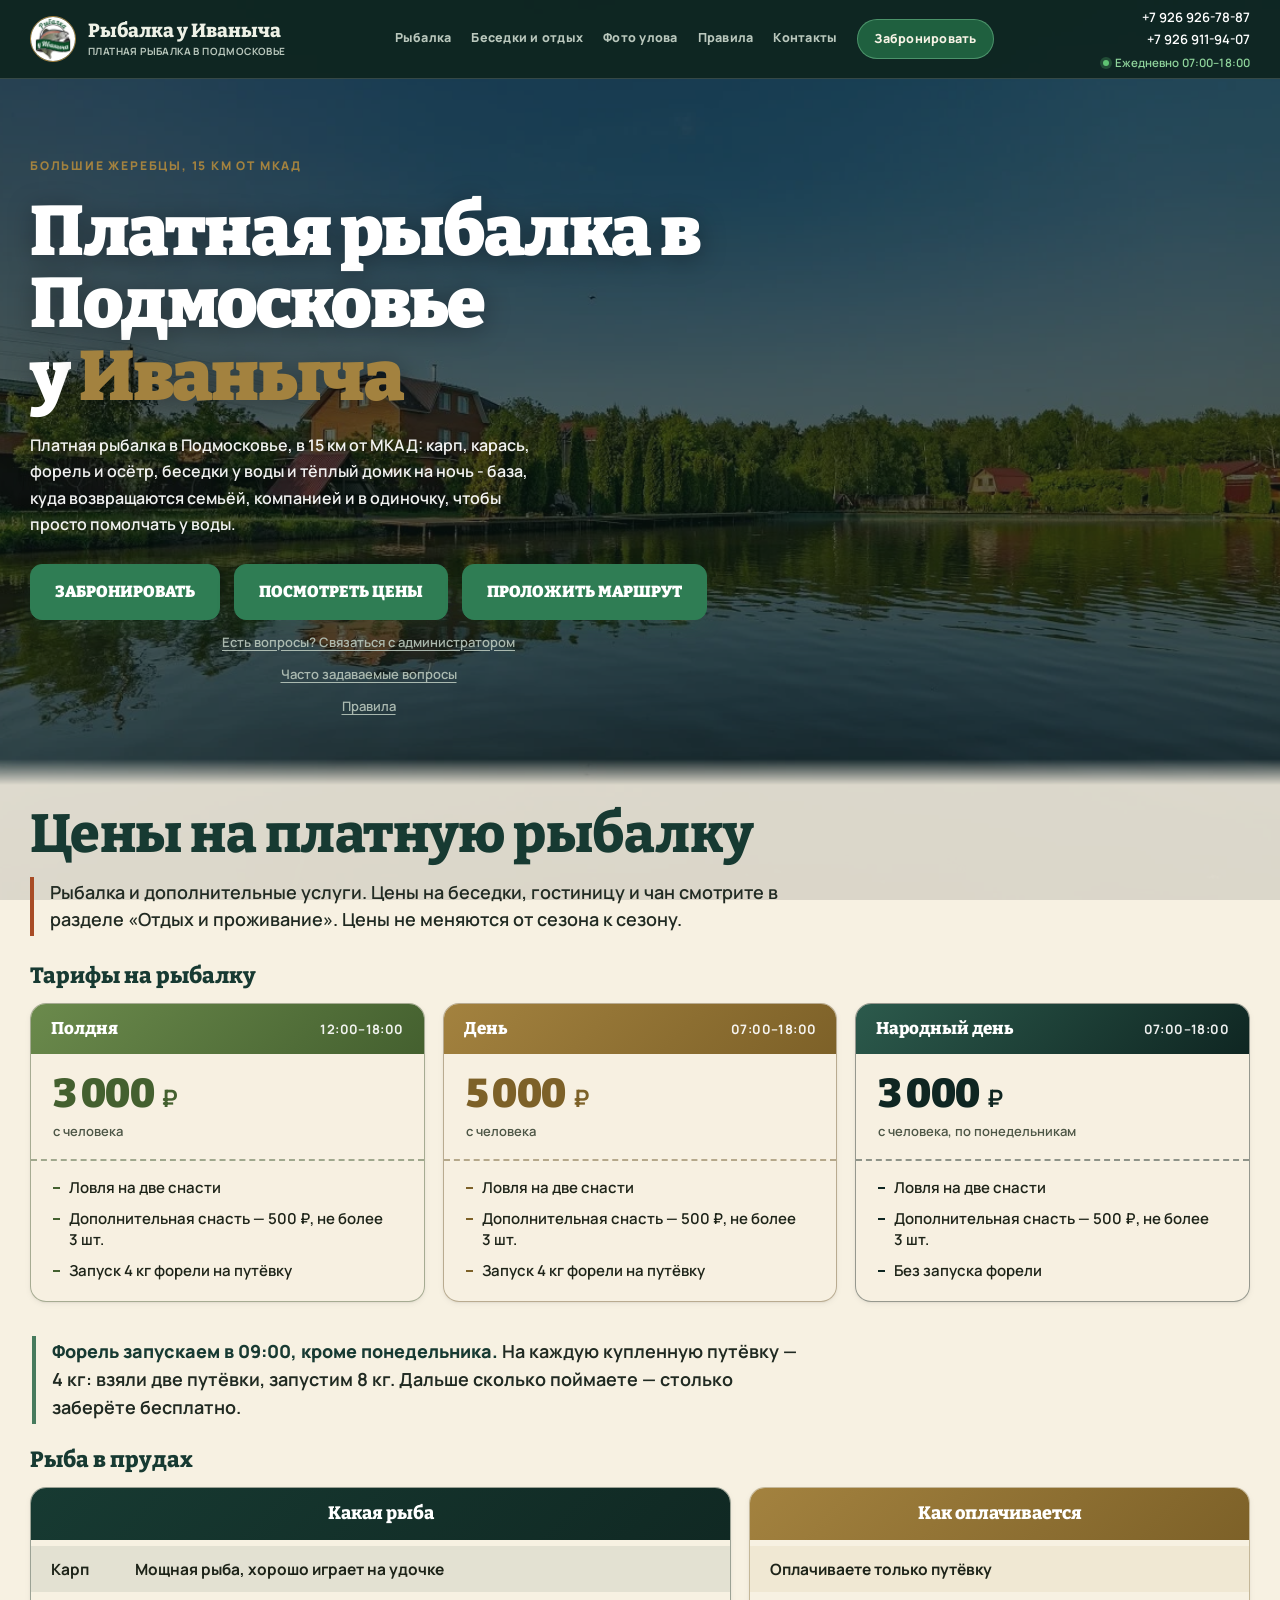
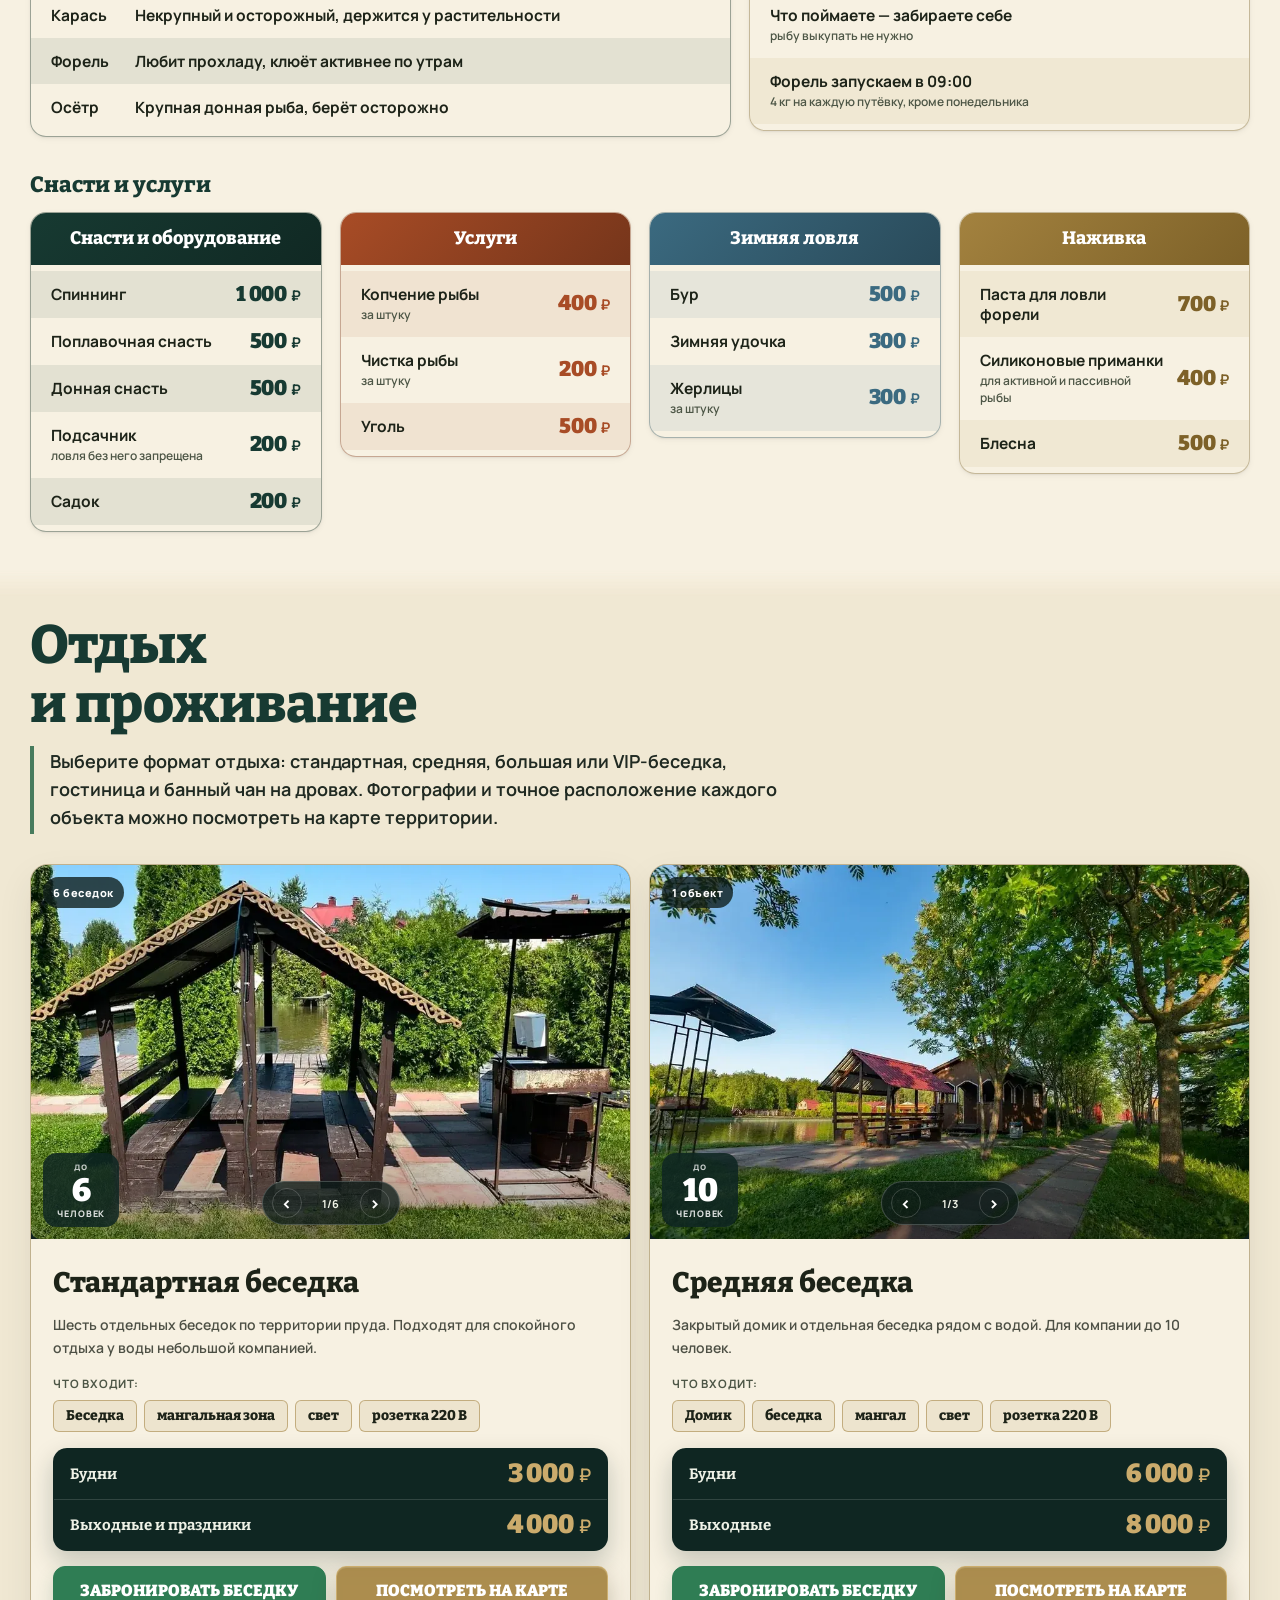
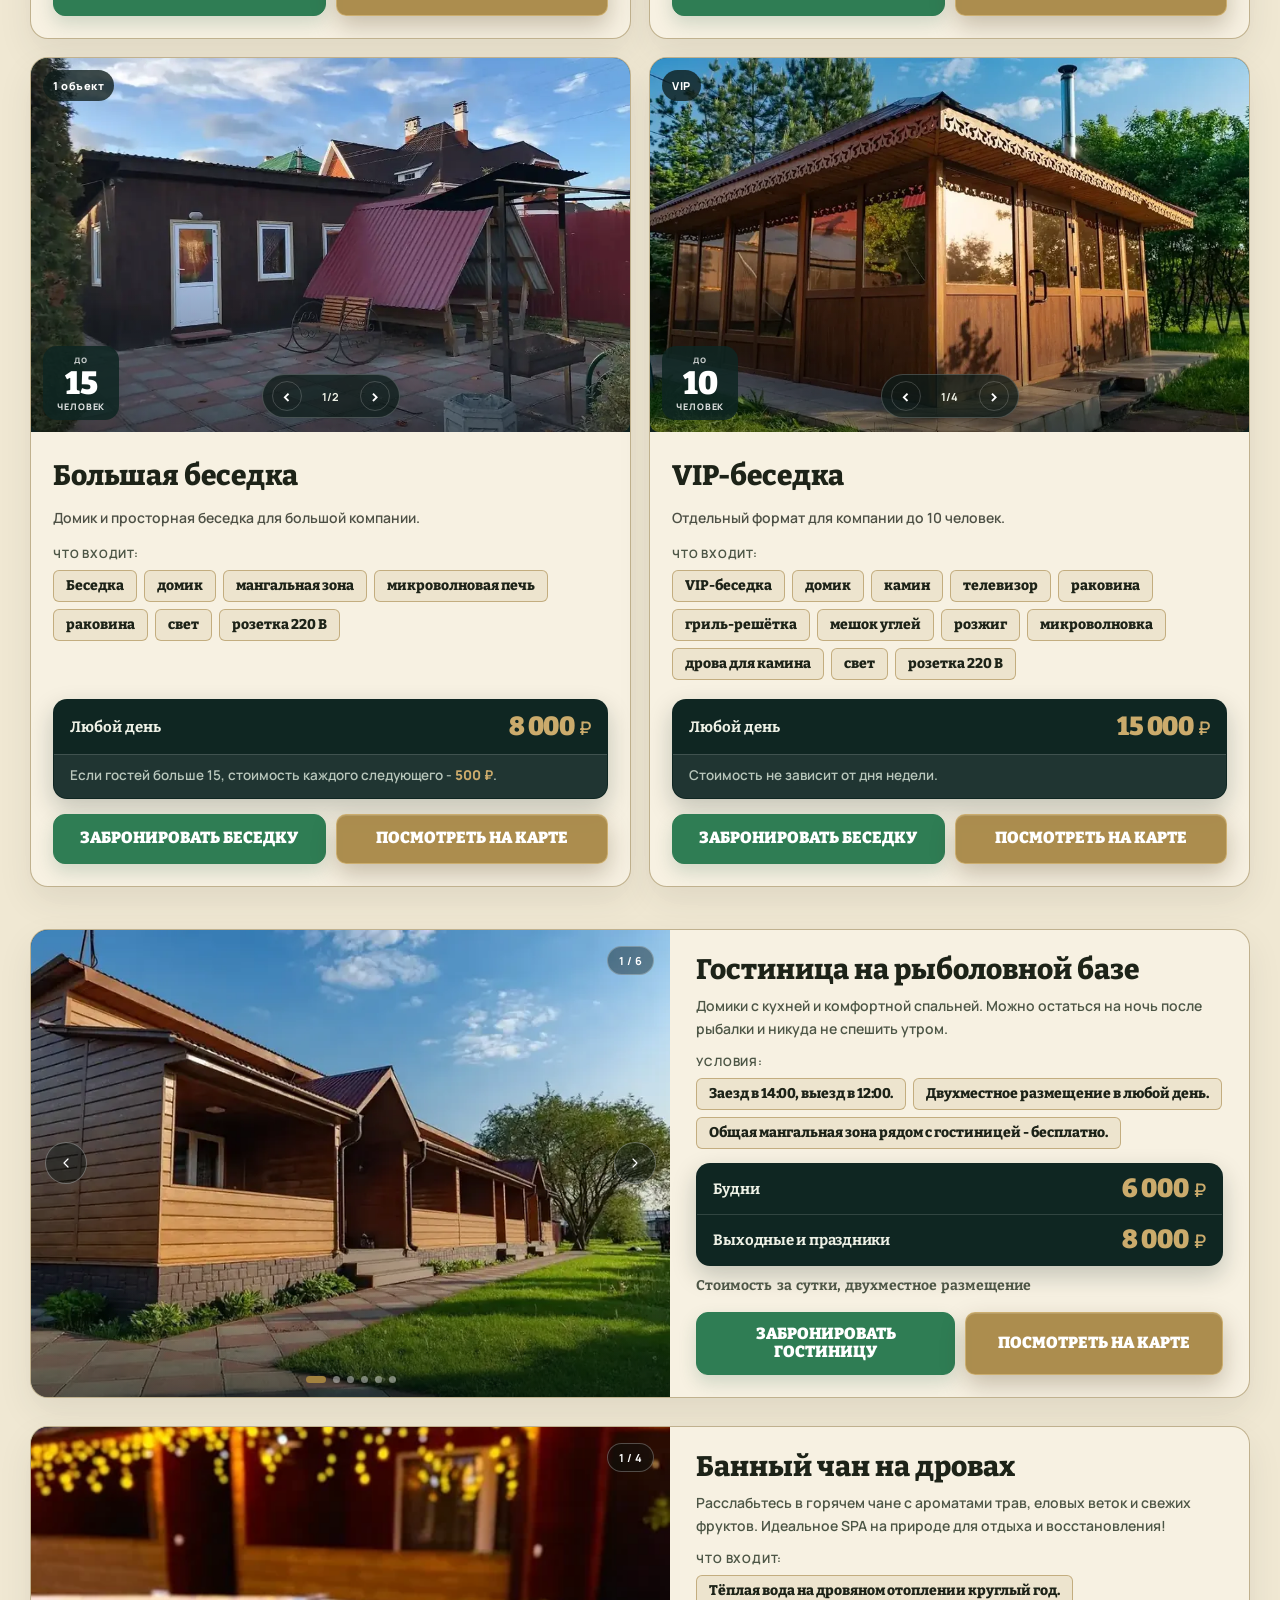
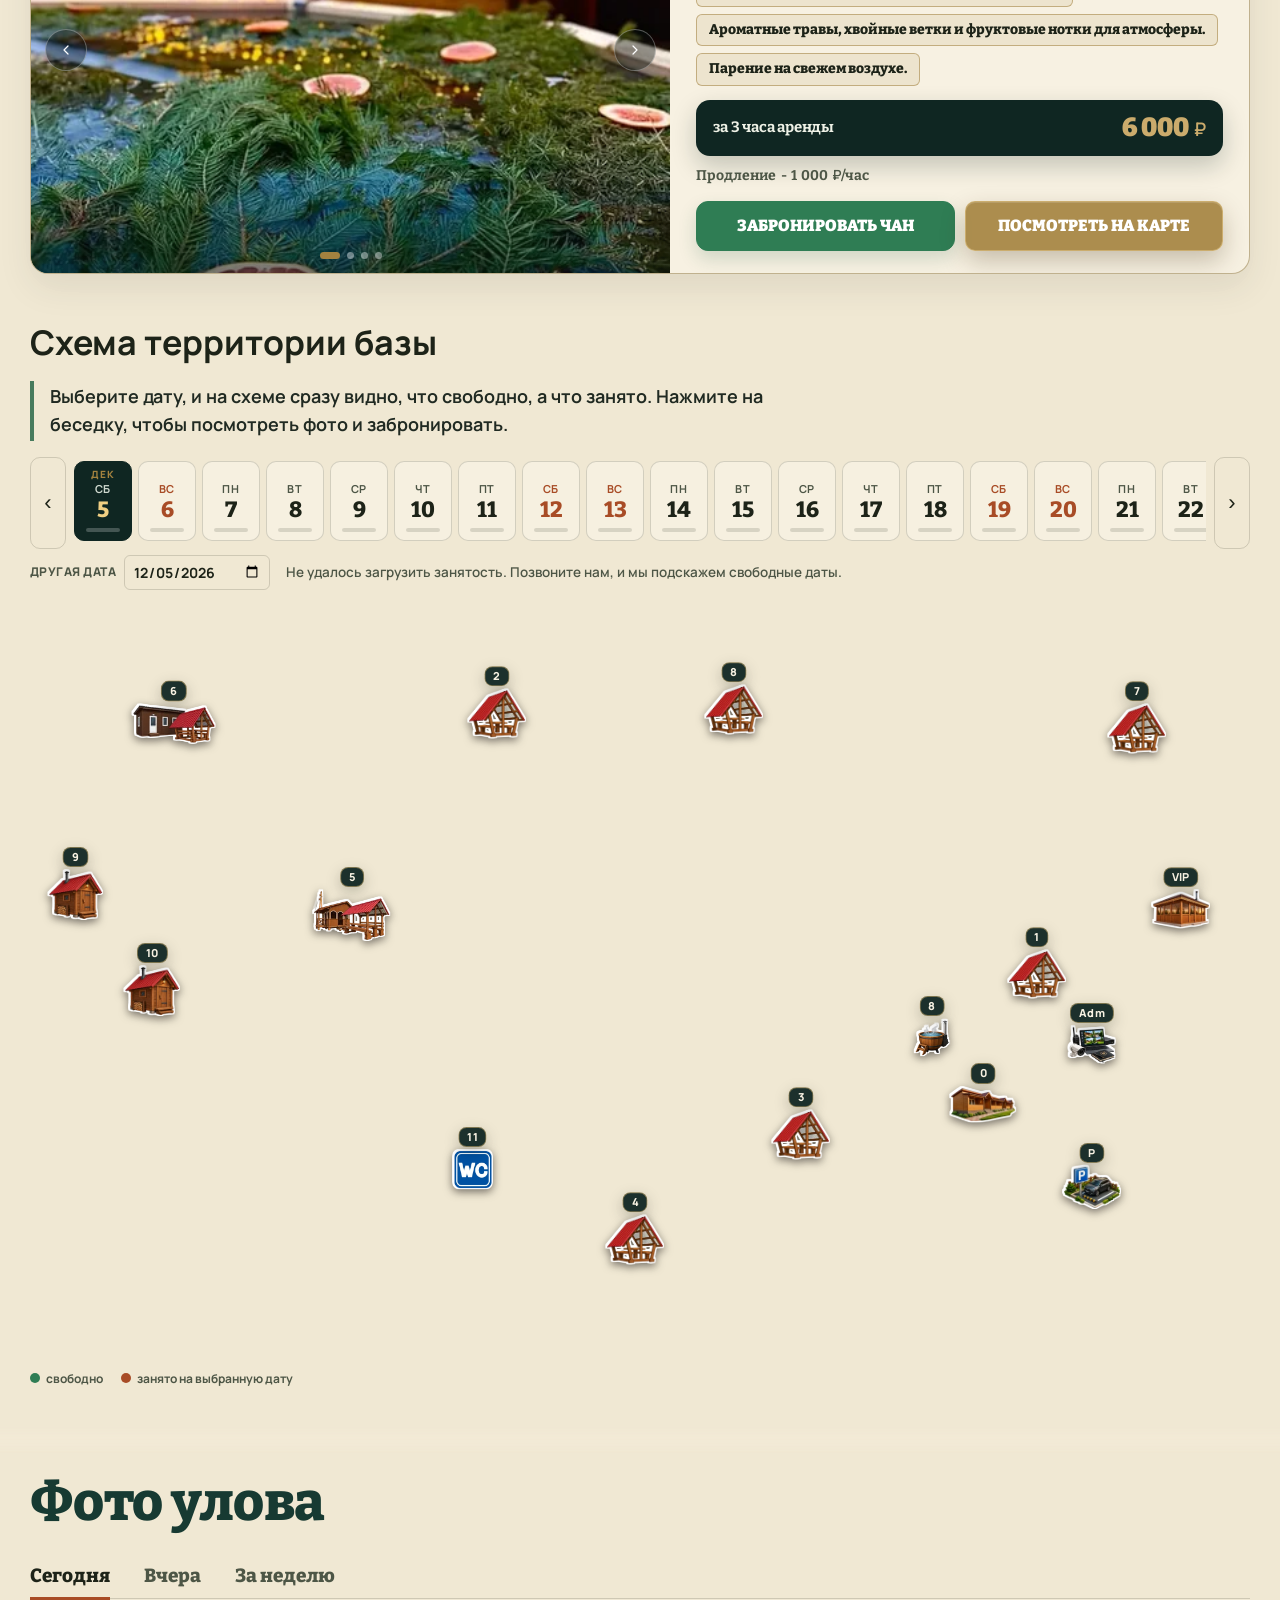
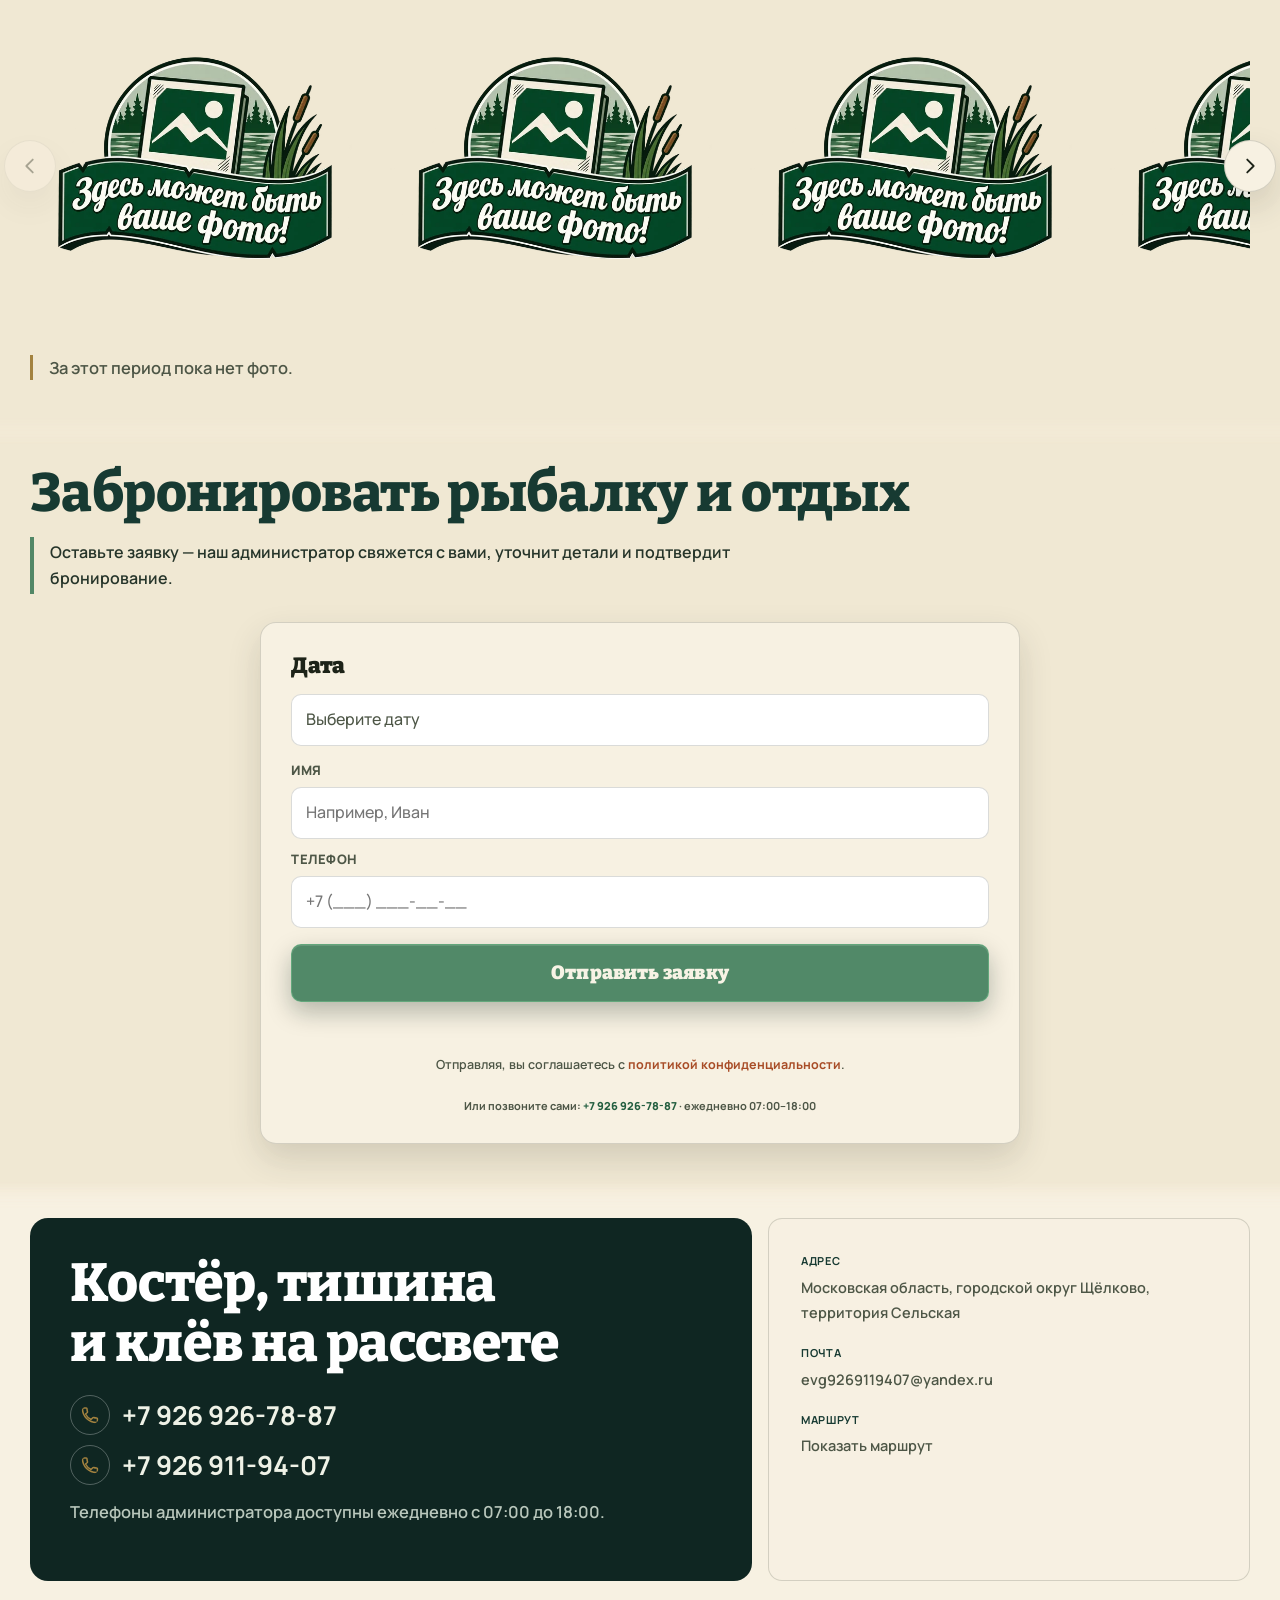
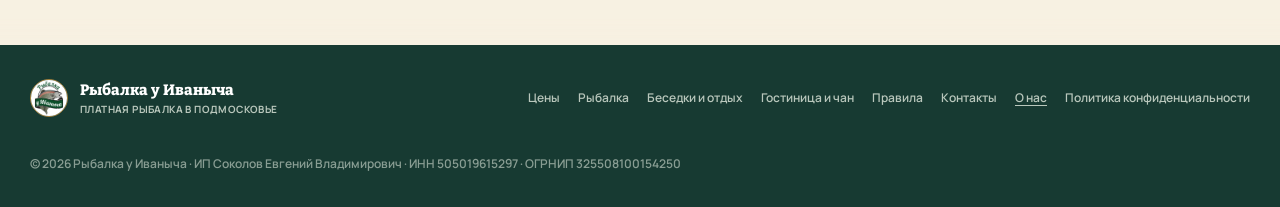
<file: index.html>
<!DOCTYPE html>
<html lang="ru" style="--header-h: 79px; scroll-behavior: smooth;"><head><meta charset="utf-8">

<meta name="viewport" content="width=device-width, initial-scale=1">
<meta name="robots" content="index,follow">
<meta name="author" content="Рыбалка у Иваныча">
<meta name="geo.region" content="RU-MOS">
<meta name="geo.placename" content="территория Сельская, городской округ Щёлково, Московская область">
<meta name="description" content="Платная рыбалка в Подмосковье, 15 км от МКАД: форель, карп, осётр, карась. Путёвка от 3 000 ₽, улов бесплатно. Беседки у воды, гостиница, банный чан.">
<link rel="canonical" href="https://xn-----6kcacabm7cqk5a2a2cxd8bm.xn--p1ai/">
<meta property="og:url" content="https://xn-----6kcacabm7cqk5a2a2cxd8bm.xn--p1ai/">
<meta property="og:site_name" content="Рыбалка у Иваныча">
<meta name="twitter:card" content="summary_large_image">
<meta name="twitter:title" content="Платная рыбалка в Подмосковье — Рыбалка у Иваныча">
<meta name="twitter:description" content="Платная рыбалка в Подмосковье, 15 км от МКАД: форель, карп, осётр, карась. Путёвка от 3 000 ₽, улов бесплатно. Беседки у воды, гостиница, банный чан.">
<meta name="twitter:image" content="https://xn-----6kcacabm7cqk5a2a2cxd8bm.xn--p1ai/images/backgrounds/pagebackground.webp">
<meta name="twitter:image:alt" content="Рыбалка у Иваныча в Подмосковье">

<title>Платная рыбалка в Подмосковье — Рыбалка у Иваныча</title>
<link rel="icon" href="favicon/favicon.ico" sizes="any">
<link rel="icon" type="image/png" sizes="32x32" href="favicon/favicon-32x32.png">
<link rel="icon" type="image/png" sizes="16x16" href="favicon/favicon-16x16.png">
<link rel="apple-touch-icon" sizes="180x180" href="favicon/apple-touch-icon.png">
<link rel="manifest" href="favicon/site.webmanifest">
<link rel="preload" href="fonts/Manrope.woff2" as="font" type="font/woff2" crossorigin>
<link rel="preload" href="fonts/Bitter.woff2" as="font" type="font/woff2" crossorigin>
<link rel="preload" href="images/backgrounds/pagebackground-mobile.webp" as="image" type="image/webp" media="(max-width:760px)">
<link rel="preload" href="images/backgrounds/pagebackground.webp" as="image" type="image/webp" media="(min-width:761px)">
<meta property="og:type" content="website">
<meta property="og:title" content="Платная рыбалка в Подмосковье — Рыбалка у Иваныча">
<meta property="og:description" content="Платная рыбалка в Подмосковье, 15 км от МКАД: форель, карп, осётр, карась. Путёвка от 3 000 ₽, улов бесплатно. Беседки у воды, гостиница, банный чан.">
<meta property="og:image" content="https://xn-----6kcacabm7cqk5a2a2cxd8bm.xn--p1ai/images/backgrounds/pagebackground.webp">
<meta property="og:image:alt" content="Рыбалка у Иваныча в Подмосковье">
<meta property="og:image:width" content="1197">
<meta property="og:image:height" content="800">
<meta property="og:locale" content="ru_RU">
<meta name="theme-color" content="#16302a">
<script type="application/ld+json">
{
  "@context": "https://schema.org",
  "@graph": [
    {
      "@type": [
        "LocalBusiness",
        "SportsActivityLocation"
      ],
      "@id": "https://xn-----6kcacabm7cqk5a2a2cxd8bm.xn--p1ai/#business",
      "name": "Рыбалка у Иваныча",
      "url": "https://xn-----6kcacabm7cqk5a2a2cxd8bm.xn--p1ai/",
      "description": "Платная рыбалка в Подмосковье, 15 км от МКАД: форель, карп, осётр, карась. Путёвка от 3 000 ₽, улов бесплатно. Беседки у воды, гостиница, банный чан.",
      "telephone": [
        "+7-926-926-78-87",
        "+7-926-911-94-07"
      ],
      "email": "evg9269119407@yandex.ru",
      "image": [
        "https://xn-----6kcacabm7cqk5a2a2cxd8bm.xn--p1ai/images/backgrounds/pagebackground.webp"
      ],
      "address": {
        "@type": "PostalAddress",
        "streetAddress": "территория Сельская",
        "addressLocality": "городской округ Щёлково",
        "addressRegion": "Московская область",
        "addressCountry": "RU"
      },
      "hasMap": "https://yandex.ru/maps/-/CXQ3VB7J",
      "openingHoursSpecification": [
        {
          "@type": "OpeningHoursSpecification",
          "dayOfWeek": [
            "Monday",
            "Tuesday",
            "Wednesday",
            "Thursday",
            "Friday",
            "Saturday",
            "Sunday"
          ],
          "opens": "07:00",
          "closes": "18:00"
        }
      ],
      "priceRange": "₽₽",
      "paymentAccepted": "Наличные, банковская карта",
      "currenciesAccepted": "RUB",
      "hasOfferCatalog": {
        "@type": "OfferCatalog",
        "name": "Платная рыбалка и отдых",
        "itemListElement": [
          { "@type": "Offer", "name": "Рыбалка, полдня (12:00-18:00)", "price": "3000", "priceCurrency": "RUB" },
          { "@type": "Offer", "name": "Рыбалка, день (07:00-18:00)", "price": "5000", "priceCurrency": "RUB" },
          { "@type": "Offer", "name": "Народный день по понедельникам", "price": "3000", "priceCurrency": "RUB" }
        ]
      },
      "areaServed": [
        { "@type": "AdministrativeArea", "name": "Москва" },
        {
          "@type": "AdministrativeArea",
          "name": "Московская область"
        }
      ],
      "availableLanguage": "ru",
      "knowsAbout": [
        "платная рыбалка",
        "рыбалка в Подмосковье",
        "карп",
        "карась",
        "форель",
        "осётр",
        "беседки у воды",
        "отдых на природе"
      ]
    },
    {
      "@type": "WebSite",
      "@id": "https://xn-----6kcacabm7cqk5a2a2cxd8bm.xn--p1ai/#website",
      "url": "https://xn-----6kcacabm7cqk5a2a2cxd8bm.xn--p1ai/",
      "name": "Рыбалка у Иваныча",
      "inLanguage": "ru-RU",
      "publisher": {
        "@id": "https://xn-----6kcacabm7cqk5a2a2cxd8bm.xn--p1ai/#business"
      }
    }
  ]
}
</script>


<noscript><style>
.reveal { opacity: 1 !important; transform: none !important; }
</style></noscript>

  <script>
/* Старые якоря с сайта на Tilda (из рекламы и закладок) -> разделы нового сайта */
(function(){
  var m={first:'price',second:'price',third:'hotel',gostin:'hotel',vip:'hotel',wc:'territory-map',park:'territory-map',admin:'territory-map',
    bes1:'hotel',bes2:'hotel',bes3:'hotel',bes4:'hotel',bes5:'hotel',bes6:'hotel',bes7:'hotel',bes8:'hotel'};
  var h=location.hash.slice(1);
  if(h&&m.hasOwnProperty(h)){ try{ history.replaceState(null,'',location.pathname+location.search+'#'+m[h]); }catch(_){} }
})();
</script>
<link rel="stylesheet" href="css/page-a.min.css?v=20261026">
<link rel="stylesheet" href="css/styles.min.css?v=20261037">
<link rel="stylesheet" href="css/map-booking.css?v=20261013-readable">
  <link rel="stylesheet" href="css/seo-pages.min.css?v=20261026">
  <link rel="stylesheet" href="css/page-b.min.css?v=20261026">
<script>
/* Обновление страницы всегда начинается с начала: без восстановления прокрутки и без старого #якоря */
(function(){
  try{ history.scrollRestoration='manual'; }catch(_){}
  var nav=(performance.getEntriesByType&&performance.getEntriesByType('navigation')[0])||{};
  if(nav.type==='reload'||nav.type==='back_forward'){
    if(location.hash){ try{ history.replaceState(null,'',location.pathname+location.search); }catch(_){} }
    var top=function(){ window.scrollTo({top:0,left:0,behavior:'instant'}); };
    top(); window.addEventListener('DOMContentLoaded',top); window.addEventListener('load',function(){ top(); setTimeout(top,120); });
  }
})();
</script>
  <link rel="stylesheet" href="css/catch.min.css?v=20261026">
<!-- Yandex.Metrika counter -->
<script>
(function(m,e,t,r,i,k,a){m[i]=m[i]||function(){(m[i].a=m[i].a||[]).push(arguments)};
m[i].l=1*new Date();
for(var j=0;j<document.scripts.length;j++){if(document.scripts[j].src===r){return;}}
k=e.createElement(t),a=e.getElementsByTagName(t)[0],k.async=1,k.src=r,a.parentNode.insertBefore(k,a)})
(window,document,"script","https://mc.yandex.ru/metrika/tag.js","ym");
ym(28138044,"init",{clickmap:true,trackLinks:true,accurateTrackBounce:true,webvisor:true});
document.addEventListener('click',function(e){var a=e.target.closest&&e.target.closest('a[href]');if(!a||!window.ym)return;var h=a.getAttribute('href')||'',g=
h.indexOf('tel:')===0?'phone_click':h.indexOf('yandex.ru/maps')>-1?'map_click':'';
if(g)ym(28138044,'reachGoal',g);},true);
</script>
<noscript><div><img src="https://mc.yandex.ru/watch/28138044" style="position:absolute;left:-9999px" alt=""></div></noscript>
<!-- /Yandex.Metrika counter -->
<style>
.bw{max-width:760px;margin:28px auto 0;background:var(--bg);border:1px solid var(--border);border-radius:16px;box-shadow:var(--shadow-card);padding:20px}
.bw-tabs{display:grid;grid-template-columns:1fr 1fr;gap:6px;background:var(--bg-alt);padding:5px;border-radius:12px;margin-bottom:20px}
.bw-tab{appearance:none;border:0;background:transparent;min-height:48px;border-radius:9px;font:800 13px/1.2 var(--font-body);letter-spacing:.03em;text-transform:uppercase;color:var(--fg-soft);cursor:pointer;transition:.2s}
.bw-tab.is-on{background:var(--brand);color:var(--fg-on-cover)}
.bw-form{display:grid;gap:16px;position:relative}
.bw-form.is-call .bw-req{display:none}
.bw-lbl{display:block;margin-bottom:8px;font:900 13px/1.3 var(--font-body);letter-spacing:.04em;text-transform:uppercase;color:var(--fg-soft)}
.bw-lbl small,.bw-opt{text-transform:none;letter-spacing:0;font-weight:500}
.bw-h{display:flex;align-items:center;gap:12px;margin:0 0 14px;font:900 clamp(18px,2.2vw,22px)/1.2 var(--font-display);letter-spacing:0;text-transform:none;color:var(--fg)}
.bw-h i{flex:none;display:grid;place-items:center;width:32px;height:32px;border-radius:50%;background:var(--brand);color:var(--fg-on-cover);font:900 16px/1 var(--font-display);font-style:normal}
.bw-h--sep{margin-top:6px;padding-top:22px;border-top:2px dashed var(--border)}
.bw-opt{display:none}.bw-form.is-call .bw-opt{display:inline}
.bw-chips{display:flex;flex-wrap:wrap;gap:8px;border-radius:12px}
.bw-chip{position:relative}.bw-chip input{position:absolute;opacity:0;pointer-events:none}
.bw-chip span{display:block;padding:11px 14px;border:1.5px solid var(--border);border-radius:10px;background:#fff;font:600 14px/1.25 var(--font-body);cursor:pointer}
.bw-chip b{display:block;margin-top:2px;font-weight:500;font-size:12px;color:var(--fg-soft)}
.bw-chip input:checked+span{background:var(--brand);border-color:var(--brand);color:var(--fg-on-cover)}
.bw-chip input:checked+span b{color:var(--fg-on-cover-soft)}
.bw-chip input:focus-visible+span{outline:2px solid var(--brass);outline-offset:2px}
.bw-row{display:grid;grid-template-columns:1fr;gap:12px}
.bw-in{width:100%;min-height:52px;padding:12px 14px;border:1.5px solid var(--border);border-radius:10px;background:#fff;color:var(--fg);font:500 16px/1.3 var(--font-body);box-sizing:border-box}
textarea.bw-in{min-height:76px;resize:vertical}
.bw-in:focus{outline:2px solid var(--brass);outline-offset:1px}
.bw-form .bf-invalid{border-color:var(--accent)}
.bw-chips.bf-invalid{outline:2px solid var(--accent);outline-offset:4px}
.bw-info{margin:10px 0 0;font-size:14px;color:var(--fg-soft)}
.bw .bf-submit{width:100%;justify-content:center}
.bw .bf-honey{position:absolute;left:-9999px;opacity:0}
@media(min-width:640px){.bw{padding:30px}.bw-row{grid-template-columns:1fr 1fr}}
.bw [hidden]{display:none!important}
.bw-quick{display:flex;flex-wrap:wrap;gap:8px;margin-bottom:10px}
.bw-q{appearance:none;min-height:42px;padding:0 14px;border:1.5px solid var(--border);border-radius:999px;background:#fff;color:var(--fg);font:700 13px/1 var(--font-body);cursor:pointer}
.bw-q:hover{border-color:var(--brand)}
.bw-datebtn{text-align:left;cursor:pointer;color:var(--fg-soft)}.bw-datebtn.has-val{color:var(--fg);font-weight:700}
.bw-cal{margin-top:10px;padding:14px;border:1.5px solid var(--border);border-radius:12px;background:#fff}
.bw-cal__head{display:flex;align-items:center;justify-content:space-between;margin-bottom:10px;font:800 16px/1 var(--font-body)}
.bw-cal__head button{appearance:none;width:44px;height:44px;border:0;border-radius:10px;background:var(--bg-alt);font-size:22px;cursor:pointer;color:var(--fg)}
.bw-cal__head button:disabled{opacity:.3;cursor:default}
.bw-cal__grid{display:grid;grid-template-columns:repeat(7,1fr);gap:4px;text-align:center}
.bw-cal__grid span{font:700 11px/28px var(--font-body);color:var(--fg-soft);text-transform:uppercase}
.bw-d{appearance:none;aspect-ratio:1;min-height:40px;border:0;border-radius:10px;background:transparent;color:var(--fg);font:600 15px/1 var(--font-body);cursor:pointer}
.bw-d:hover:not(:disabled){background:var(--bg-alt)}
.bw-d.is-we{color:var(--accent);font-weight:800}
.bw-d.is-today{box-shadow:inset 0 0 0 1.5px var(--brass)}
.bw-d.is-sel{background:var(--brand)!important;color:var(--fg-on-cover)!important}
.bw-d:disabled{opacity:.28;cursor:default}.bw-d.is-busy{text-decoration:line-through}
.bw-legend{margin:10px 0 0;font-size:13px;color:var(--fg-soft)}.bw-legend b{color:var(--accent)}
.bw-step{display:flex;align-items:stretch;max-width:220px;border:1.5px solid var(--border);border-radius:10px;background:#fff;overflow:hidden}
.bw-step button{appearance:none;width:56px;border:0;background:var(--bg-alt);font:600 24px/1 var(--font-body);color:var(--fg);cursor:pointer}
.bw-step button:disabled{opacity:.3;cursor:default}
.bw-num{flex:1;min-width:0;width:100%;min-height:52px;border:0;text-align:center;font:800 18px/1 var(--font-body);color:var(--fg);background:transparent;-moz-appearance:textfield}
.bw-num::-webkit-outer-spin-button,.bw-num::-webkit-inner-spin-button{-webkit-appearance:none;margin:0}
.bw-warn{margin:0;padding:12px 14px;border-radius:10px;background:color-mix(in srgb,var(--accent) 12%,#fff);border:1.5px solid var(--accent);color:var(--accent-dark);font:600 14px/1.4 var(--font-body)}
.bw-sub{margin:0;font-size:15px;color:var(--fg-soft)}
.bw-fish{display:grid;grid-template-columns:1fr;gap:8px}
.bw-card{position:relative;display:block}.bw-card input{position:absolute;opacity:0;pointer-events:none}
.bw-card span{display:block;padding:12px 14px;border:1.5px solid var(--border);border-radius:10px;background:#fff;cursor:pointer}
.bw-card b{display:block;font:700 15px/1.25 var(--font-body)}
.bw-card small{display:block;margin-top:2px;font-size:13px;color:var(--fg-soft)}
.bw-card input:checked+span{background:var(--brand);border-color:var(--brand);color:var(--fg-on-cover)}
.bw-card input:checked+span small{color:var(--fg-on-cover-soft)}
.bw-card input:focus-visible+span{outline:2px solid var(--brass);outline-offset:2px}
.bw-sum{padding:16px;border-radius:12px;background:var(--bg-alt);border:1.5px solid var(--border)}
.bw-sum__t{display:block;margin-bottom:8px;font:800 12px/1.3 var(--font-body);letter-spacing:.04em;text-transform:uppercase;color:var(--fg-soft)}
.bw-sum ul{list-style:none;margin:0;padding:0;display:grid;gap:6px;font-size:14px}
.bw-sum li{display:flex;justify-content:space-between;gap:12px}.bw-sum li b{white-space:nowrap}
.bw-sum .bw-empty{color:var(--fg-soft)}
.bw-sum__tot{display:flex;justify-content:space-between;align-items:baseline;margin-top:10px;padding-top:10px;border-top:1.5px dashed var(--border);font:800 15px/1 var(--font-body)}
.bw-sum__tot strong{font-size:24px;color:var(--brand)}
.bw-sum__pre{margin:8px 0 0;font:700 13px/1.4 var(--font-body);color:var(--accent-dark)}
@media(min-width:640px){.bw-fish{grid-template-columns:1fr 1fr}}

/* FAQ: вопрос и ответ визуально разделены */
#faqModal .about-modal__text p{margin:0;padding:18px 0;border-top:1px solid var(--border)}
#faqModal .about-modal__text h3 + p{border-top:0;padding-top:10px}
#faqModal .about-modal__text h3{margin:34px 0 4px}
#faqModal .about-modal__text h3:first-child{margin-top:0}
#faqModal .about-modal__text p strong{display:block;margin-bottom:9px;font:700 17px/1.35 var(--font-display);color:var(--fg)}
#faqModal .faq-a{display:block;padding-left:14px;border-left:3px solid var(--brass);color:var(--fg-soft);font-size:15.5px;line-height:1.65}
</style>
</head>
<body id="top" style="">
<div class="page-bg" aria-hidden="true"></div>
<svg class="sprite" aria-hidden="true">
  <symbol id="i-hook" viewBox="0 0 24 24"><path d="M12 2v11a5 5 0 005 5 5 5 0 005-5" stroke-linecap="round"></path><circle cx="12" cy="2" r="1.6" fill="currentColor" stroke="none"></circle></symbol>
  <symbol id="i-fish" viewBox="0 0 48 24"><path d="M2 12C10 3 26 3 34 12c4 4 8 4 12-1-2 7-6 10-12 10-8 0-16-4-24-9Z" stroke-linejoin="round"></path><circle cx="8" cy="11.5" r="1.4" fill="currentColor" stroke="none"></circle><path d="M20 6l3-3M20 18l3 3" stroke-linecap="round"></path></symbol>
  <symbol id="i-fish-carp" viewBox="0 0 48 24"><path d="M3 12c1-6 9-9 17-9 7 0 12 3 14 7-2 2-2 2 0 4-2 4-7 7-14 7-8 0-16-3-17-9Z" stroke-linejoin="round"></path><path d="M32 12 44 4 40 12 44 20Z" stroke-linejoin="round"></path><circle cx="11" cy="10.5" r="1.3" fill="currentColor" stroke="none"></circle><path d="M2 12c-2 1-2.5 2.5-2 4" stroke-linecap="round"></path><path d="M16 4.5l1.3-2.2M16 19.5l1.3 2.2" stroke-linecap="round"></path></symbol>
  <symbol id="i-fish-pike" viewBox="0 0 48 24"><path d="M1 12c3-2.5 7-3.4 10-3.4h9c8 0 14 1.4 19 3.4-5 2-11 3.4-19 3.4h-9c-3 0-7-.9-10-3.4Z" stroke-linejoin="round"></path><path d="M30 12 44 4 38.5 12 44 20Z" stroke-linejoin="round"></path><path d="M25 8.6l3-3.6 1.3 4Z" stroke-linejoin="round"></path><circle cx="15" cy="11" r="1.1" fill="currentColor" stroke="none"></circle><path d="M1 12l2.6-1M1 12l2.6 1" stroke-linecap="round"></path></symbol>
  <symbol id="i-fish-sturgeon" viewBox="0 0 48 24"><path d="M2 13c2.5-4 7-6.4 12-6.4h6c8 0 13.5 1.6 18 3.4-3 1-3 1 0 2-4.5 2-10 3.4-18 3.4h-6c-5.5 0-9.5-1.8-12-3.4Z" stroke-linejoin="round"></path><path d="M31 11.5 43 1.5 36.5 12Z" stroke-linejoin="round"></path><path d="M31 12.5 37 17 34.5 12.5Z" stroke-linejoin="round"></path><circle cx="16" cy="9.6" r="1.05" fill="currentColor" stroke="none"></circle><path d="M2.3 13.8c.6 1.3 1.3 2 2 2.4" stroke-linecap="round"></path><path d="M4.6 13.2c.5 1.4 1.1 2.2 1.8 2.7" stroke-linecap="round"></path><path d="M12 6.7l1.3-1.7M18 6.3l1.1-1.9M24 6.3l1-1.9" stroke-linecap="round"></path></symbol>
  <symbol id="i-wave" viewBox="0 0 24 24"><path d="M2 9c2-2 4-2 6 0s4 2 6 0 4-2 6 0M2 15c2-2 4-2 6 0s4 2 6 0 4-2 6 0" stroke-linecap="round"></path></symbol>
  <symbol id="i-ripple" viewBox="0 0 1440 40" preserveAspectRatio="none"><path d="M0,20 C60,2 120,38 180,20 C240,2 300,38 360,20 C420,2 480,38 540,20 C600,2 660,38 720,20 C780,2 840,38 900,20 C960,2 1020,38 1080,20 C1140,2 1200,38 1260,20 C1320,2 1380,38 1440,20" fill="none" stroke="currentColor" stroke-width="2"></path></symbol>
  <symbol id="i-arrow" viewBox="0 0 24 24"><path d="M4 12h16M13 5l7 7-7 7" stroke-linecap="round" stroke-linejoin="round"></path></symbol>
  <symbol id="i-arrow-down" viewBox="0 0 24 24"><path d="M12 4v16M5 13l7 7 7-7" stroke-linecap="round" stroke-linejoin="round"></path></symbol>
  <symbol id="i-info" viewBox="0 0 24 24"><circle cx="12" cy="12" r="9" fill="none"></circle><path d="M12 10v6M12 7.5h.01" stroke-linecap="round"></path></symbol>
  <symbol id="i-phone" viewBox="0 0 24 24"><path d="M6.6 10.8c1.4 2.8 3.8 5.2 6.6 6.6l2.2-2.2c.3-.3.7-.4 1-.2 1.1.4 2.3.6 3.5.6.6 0 1 .4 1 1V20c0 .6-.4 1-1 1C10.4 21 3 13.6 3 4.5c0-.6.4-1 1-1h3.4c.6 0 1 .4 1 1 0 1.2.2 2.4.6 3.5.1.4 0 .8-.2 1L6.6 10.8Z" stroke-linejoin="round"></path></symbol>
  <symbol id="i-home" viewBox="0 0 24 24"><path d="M3 12l9-9 9 9v7a2 2 0 01-2 2h-4v-5h-6v5H5a2 2 0 01-2-2v-7z" stroke-linejoin="round"></path></symbol>
  <symbol id="i-camera" viewBox="0 0 32 32"><rect x="3.5" y="8.5" width="25" height="19" rx="4" stroke-linejoin="round"></rect><path d="M10 8.5l2-4h8l2 4" stroke-linecap="round" stroke-linejoin="round"></path><circle cx="16" cy="18" r="6" stroke-linejoin="round"></circle><circle cx="16" cy="18" r="2" fill="currentColor" stroke="none"></circle><circle cx="24" cy="13.5" r="1.3" fill="currentColor" stroke="none"></circle></symbol>
  <symbol id="i-list" viewBox="0 0 24 24"><path d="M3 4h4M3 10h4M3 16h4M10 4h11M10 10h11M10 16h11" stroke-linecap="round"></path></symbol>
  <symbol id="r-bait" viewBox="0 0 32 32"><rect x="8" y="11" width="16" height="15" rx="3"/><path d="M12 11V6h8v5"/><path d="M12 17h.01M20 17h.01M16 21h.01M12 22h.01M20 22h.01" stroke-width="3.2"/></symbol>
  <symbol id="r-hook" viewBox="0 0 32 32"><path d="M20 4v16a7 7 0 0 1-14 0v-3"/><path d="M6 17l-3 3.5"/><circle cx="20" cy="4.5" r="1.2"/></symbol>
  <symbol id="r-place" viewBox="0 0 32 32"><path d="M3 14 16 5l13 9"/><path d="M7 14v12M25 14v12M3 26h26M11 14h10"/></symbol>
  <symbol id="r-net" viewBox="0 0 32 32"><circle cx="13" cy="12" r="8.5"/><path d="M4.5 12h17M13 3.5v17M7 6l12 12M19 6 7 18" stroke-width="1.3"/><path d="M19.5 18.5 28 27"/></symbol>
  <symbol id="r-fam" viewBox="0 0 32 32"><circle cx="10" cy="7" r="3.2"/><path d="M4 28V19a6 6 0 0 1 12 0v9"/><circle cx="23.5" cy="15" r="2.6"/><path d="M19 28v-5a4.5 4.5 0 0 1 9 0v5"/></symbol>
  <symbol id="map-gazebo" viewBox="0 0 32 32"><path d="M3 12 16 4l13 8"/><path d="M5 12h22"/><path d="M7 12v13M11 12v13M21 12v13M25 12v13"/><path d="M4 25h24"/><path d="M9 8h14"/><path d="M8 17h16M8 20h16"/></symbol>
  <symbol id="map-gazebo-big" viewBox="0 0 32 32"><path d="M2.5 12 16 3.5 29.5 12"/><path d="M4 12h24"/><path d="M6 12v14M10 12v14M22 12v14M26 12v14"/><path d="M3.5 26h25"/><path d="M8 8h16"/><path d="M7 17h18M7 21h18"/><path d="M12 26v-5M20 26v-5"/></symbol>
  <symbol id="map-vip" viewBox="0 0 32 32"><path d="M2.5 12 16 3.5 29.5 12"/><path d="M4 12h24"/><path d="M6 12v14M10 12v14M22 12v14M26 12v14"/><path d="M3.5 26h25"/><path d="M8 8h16"/><path d="m16 7 1.5 3.1 3.4.5-2.45 2.4.58 3.4-3.03-1.6-3.03 1.6.58-3.4-2.45-2.4 3.4-.5Z"/></symbol>
  <symbol id="map-hotel" viewBox="0 0 32 32"><path d="M4 14 16 4l12 10"/><path d="M7 12v14h18V12"/><path d="M12 26v-6h8v6"/><path d="M10 15h3M19 15h3"/><path d="M16 4v4"/></symbol>
  <symbol id="map-chan" viewBox="0 0 32 32"><path d="M4 16h24v4.5A7.5 7.5 0 0 1 20.5 28h-9A7.5 7.5 0 0 1 4 20.5Z"/><path d="M6 16c2-4 5.2-6 10-6s8 2 10 6"/><path d="M9 20h14M11 23h10"/><path d="M12 7c-1.5-2.5 2-3 0-5M18 7c-1.5-2.5 2-3 0-5M23 8c-1.5-2.5 2-3 0-5"/></symbol>
  <symbol id="map-toilet" viewBox="0 0 32 32"><circle cx="11" cy="7" r="2.4"/><path d="M11 10v7M8 13h6M9 17l-2 7M13 17l2 7"/><circle cx="21" cy="7" r="2.4"/><path d="M21 10v7M18 13h6M18 17h6l-1.5 7h-3Z"/></symbol>
  <symbol id="map-admin" viewBox="0 0 32 32"><path d="M4 13 16 5l12 8"/><path d="M6 13v13h20V13"/><path d="M10 16h3M19 16h3M10 20h3M19 20h3"/><path d="M13 26v-7h6v7"/><path d="M16 8v4"/></symbol>
</svg>

<a class="skip" href="#main-content">К содержанию</a>

<div class="top"><header class="shell">
  <a class="brand" href="#top" aria-label="Рыбалка у Иваныча — на главную">
    <span class="stamp-mark"><img src="./images/embedded/embedded-0.webp" width="180" height="180" alt="Рыбалка у Иваныча" decoding="async"></span>
    <span class="brand-name">Рыбалка у Иваныча<small>Платная рыбалка в Подмосковье</small></span>
  </a>
  <nav id="nav-menu" aria-label="Основная навигация">
    <a href="#price">Рыбалка</a><a href="#hotel">Беседки и отдых</a><a href="#catch">Фото улова</a><a href="rules/" id="navRules">Правила</a><a href="#contacts">Контакты</a><a href="#booking" class="nav-book">Забронировать</a>
  </nav>
  <div class="contacts"><a href="tel:+79269267887">+7 926 926-78-87</a><br><a href="tel:+79269119407">+7 926 911-94-07</a><br><span class="online">Ежедневно 07:00–18:00</span></div>
  <button class="nav-toggle" id="nav-toggle" aria-label="Открыть меню" aria-expanded="false" aria-controls="nav-menu"><span></span><span></span><span></span></button>
</header></div>

<section class="hero">
  <div class="shell">
    <div class="hero-eyebrow">Большие Жеребцы, 15 км от МКАД</div>
    <h1>Платная рыбалка в Подмосковье <br>у <em>Иваныча</em></h1>
    <p>Платная рыбалка в Подмосковье, в 15 км от МКАД: карп, карась, форель и осётр, беседки у воды и тёплый домик на ночь - база, куда возвращаются семьёй, компанией и в одиночку, чтобы просто помолчать у воды.</p>
    <div class="hero-cta-stack">
      <div class="hero-actions">
        <a class="btn btn--green" href="#booking">Забронировать</a>
        <a class="btn btn--green" href="#price">Посмотреть цены</a>
        <a class="btn btn--green btn--route" href="https://yandex.ru/maps/-/CXQ3VB7J" target="_blank" rel="noopener noreferrer">Проложить маршрут</a>
      </div>
      <button class="hero-contact-link" type="button" id="contactOpen">Есть вопросы? Связаться с администратором</button>
      <button class="hero-contact-link" type="button" id="faqOpenHero">Часто задаваемые вопросы</button>
      <button class="hero-contact-link" type="button" id="rulesOpenHero">Правила</button>
    </div>
  </div>
</section>
<div class="seam seam--cover" aria-hidden="true"></div>




<main id="main-content">

  <section class="section" id="price"><div class="shell">
  <h2 class="">Цены на платную рыбалку</h2>
  <p class="section-lead">Рыбалка и дополнительные услуги. Цены на беседки, гостиницу и чан смотрите в разделе «Отдых и проживание». Цены не меняются от сезона к сезону.</p>
  <div class="pv1">
    <h3 class="pv-h">Тарифы на рыбалку</h3>
    <div class="pv-fish tf-row">
      <article class="tf tf--half"><header class="tf-head"><h4>Полдня</h4><span class="tf-time">12:00–18:00</span></header><div class="tf-price"><b>3&nbsp;000&nbsp;<span class="rub-symbol">₽</span></b><small>с человека</small></div><ul class="tf-terms"><li>Ловля на две снасти</li><li>Дополнительная снасть&nbsp;— 500&nbsp;<span class="rub-symbol">₽</span>, не более 3&nbsp;шт.</li><li>Запуск 4&nbsp;кг форели на путёвку</li></ul></article>
      <article class="tf tf--day"><header class="tf-head"><h4>День</h4><span class="tf-time">07:00–18:00</span></header><div class="tf-price"><b>5&nbsp;000&nbsp;<span class="rub-symbol">₽</span></b><small>с человека</small></div><ul class="tf-terms"><li>Ловля на две снасти</li><li>Дополнительная снасть&nbsp;— 500&nbsp;<span class="rub-symbol">₽</span>, не более 3&nbsp;шт.</li><li>Запуск 4&nbsp;кг форели на путёвку</li></ul></article>
      <article class="tf tf--people"><header class="tf-head"><h4>Народный день</h4><span class="tf-time">07:00–18:00</span></header><div class="tf-price"><b>3&nbsp;000&nbsp;<span class="rub-symbol">₽</span></b><small>с человека, по понедельникам</small></div><ul class="tf-terms"><li>Ловля на две снасти</li><li>Дополнительная снасть&nbsp;— 500&nbsp;<span class="rub-symbol">₽</span>, не более 3&nbsp;шт.</li><li>Без запуска форели</li></ul></article>
    </div>
    <p class="tf-note"><b>Форель запускаем в 09:00, кроме понедельника.</b> На каждую купленную путёвку — 4&nbsp;кг: взяли две путёвки, запустим 8&nbsp;кг. Дальше сколько поймаете — столько заберёте бесплатно.</p>
    <h3 class="pv-h">Рыба в прудах</h3>
    <div class="extras extras--fishpay">
      <section class="xg xg--gear xg--fishlist"><h4><span>Какая рыба</span></h4>
      <ul class="xl">
        <li class="xr"><span class="xn">Карп</span><span class="xn xd">Мощная рыба, хорошо играет на удочке</span></li>
        <li class="xr"><span class="xn">Карась</span><span class="xn xd">Некрупный и осторожный, держится у растительности</span></li>
        <li class="xr"><span class="xn">Форель</span><span class="xn xd">Любит прохладу, клюёт активнее по утрам</span></li>
        <li class="xr"><span class="xn">Осётр</span><span class="xn xd">Крупная донная рыба, берёт осторожно</span></li>
      </ul></section>
      <section class="xg xg--bait"><h4><span>Как оплачивается</span></h4>
      <ul class="xl">
        <li class="xr"><span class="xn">Оплачиваете только путёвку</span></li>
        <li class="xr"><span class="xn">Что поймаете&nbsp;— забираете себе<small>рыбу выкупать не нужно</small></span></li>
        <li class="xr"><span class="xn">Форель запускаем в 09:00<small>4&nbsp;кг на каждую путёвку, кроме понедельника</small></span></li>
      </ul></section>
    </div>
    <h3 class="pv-h">Снасти и услуги</h3>
    <div class="extras">
      <section class="xg xg--gear"><h4><span>Снасти и оборудование</span></h4>
      <ul class="xl">
        <li class="xr"><b class="xp">1&nbsp;000&nbsp;<span class="rub-symbol">₽</span></b><span class="xn">Спиннинг</span></li>
        <li class="xr"><b class="xp">500&nbsp;<span class="rub-symbol">₽</span></b><span class="xn">Поплавочная снасть</span></li>
        <li class="xr"><b class="xp">500&nbsp;<span class="rub-symbol">₽</span></b><span class="xn">Донная снасть</span></li>
        <li class="xr"><b class="xp">200&nbsp;<span class="rub-symbol">₽</span></b><span class="xn">Подсачник<small>ловля без него запрещена</small></span></li>
        <li class="xr"><b class="xp">200&nbsp;<span class="rub-symbol">₽</span></b><span class="xn">Садок</span></li>
      </ul></section>
      <section class="xg xg--catch"><h4><span>Услуги</span></h4>
      <ul class="xl">
        <li class="xr"><b class="xp">400&nbsp;<span class="rub-symbol">₽</span></b><span class="xn">Копчение рыбы<small>за штуку</small></span></li>
        <li class="xr"><b class="xp">200&nbsp;<span class="rub-symbol">₽</span></b><span class="xn">Чистка рыбы<small>за штуку</small></span></li>
              <li class="xr"><b class="xp">500&nbsp;<span class="rub-symbol">₽</span></b><span class="xn">Уголь</span></li>
      </ul></section>
      <section class="xg xg--winter"><h4><span>Зимняя ловля</span></h4>
      <ul class="xl">
        <li class="xr"><b class="xp">500&nbsp;<span class="rub-symbol">₽</span></b><span class="xn">Бур</span></li>
        <li class="xr"><b class="xp">300&nbsp;<span class="rub-symbol">₽</span></b><span class="xn">Зимняя удочка</span></li>
        <li class="xr"><b class="xp">300&nbsp;<span class="rub-symbol">₽</span></b><span class="xn">Жерлицы<small>за штуку</small></span></li>
      </ul></section>
      <section class="xg xg--bait"><h4><span>Наживка</span></h4>
      <ul class="xl">
        <li class="xr"><b class="xp">700&nbsp;<span class="rub-symbol">₽</span></b><span class="xn">Паста для ловли форели</span></li>
        <li class="xr"><b class="xp">400&nbsp;<span class="rub-symbol">₽</span></b><span class="xn">Силиконовые приманки<small>для активной и пассивной рыбы</small></span></li>
        <li class="xr"><b class="xp">500&nbsp;<span class="rub-symbol">₽</span></b><span class="xn">Блесна</span></li>
      </ul></section>
    </div>
  </div>
</div></section>
  <div class="seam seam--alt" aria-hidden="true"></div>
  <section class="section section--alt" id="hotel"><div class="shell">
    <h2 class="">Отдых <br>и проживание</h2>
    <p class="section-lead">Выберите формат отдыха: стандартная, средняя, большая или VIP-беседка, гостиница и банный чан на дровах. Фотографии и точное расположение каждого объекта можно посмотреть на карте территории.</p>

    <div class="accom-grid">
      <article class="accom-card ac--std">
        <div class="accom-media">
          <span class="accom-count">6 беседок</span><div class="accom-badge" aria-label="до 6 человек"><small>до</small><b>6</b><span>человек</span></div>
          <div class="accom-mini-gallery" data-main-gallery>
            <img src="./images/rooms/standard-1.webp" srcset="./images/rooms/standard-1-640.webp 960w, ./images/rooms/standard-1.webp 1197w" sizes="(max-width:900px) 75vw, 600px" width="1200" height="744" alt="Стандартная беседка №1 у пруда" loading="lazy" decoding="async">
            <img src="./images/rooms/standard-2.webp" srcset="./images/rooms/standard-2-640.webp 960w, ./images/rooms/standard-2.webp 1197w" sizes="(max-width:900px) 75vw, 600px" width="1197" height="800" alt="Стандартная беседка №2 у пруда" loading="lazy" decoding="async">
            <img src="./images/rooms/standard-3.webp" srcset="./images/rooms/standard-3-640.webp 960w, ./images/rooms/standard-3.webp 1200w" sizes="(max-width:900px) 75vw, 600px" width="1200" height="728" alt="Стандартная беседка №3 у пруда" loading="lazy" decoding="async">
            <img src="./images/rooms/standard-4.webp" srcset="./images/rooms/standard-4-640.webp 960w, ./images/rooms/standard-4.webp 1197w" sizes="(max-width:900px) 75vw, 600px" width="1197" height="800" alt="Стандартная беседка №4 у пруда" loading="lazy" decoding="async">
            <img src="./images/rooms/standard-5.webp" srcset="./images/rooms/standard-5-640.webp 960w, ./images/rooms/standard-5.webp 1197w" sizes="(max-width:900px) 75vw, 600px" width="1197" height="800" alt="Стандартная беседка №5 у пруда" loading="lazy" decoding="async">
            <img src="./images/rooms/standard-6.webp" srcset="./images/rooms/standard-6-640.webp 960w, ./images/rooms/standard-6.webp 1200w" sizes="(max-width:900px) 75vw, 600px" width="1200" height="750" alt="Стандартная беседка №6 у пруда" loading="lazy" decoding="async">
          </div>
        </div>
        <div class="accom-body">
          <h3>Стандартная беседка</h3>
          <p>Шесть отдельных беседок по территории пруда. Подходят для спокойного отдыха у воды небольшой компанией.</p>
          <div class="accom-features" aria-label="Удобства">
            <span>Беседка</span>
            <span>мангальная зона</span>
            <span>свет</span>
            <span>розетка 220 В</span>
          </div>
          <div class="accom-price-grid">
            <div class="accom-price-box"><small>Будни</small><strong>3 000 <span class="rub"><span class="rub-symbol">₽</span></span></strong></div>
            <div class="accom-price-box"><small>Выходные и праздники</small><strong>4 000 <span class="rub"><span class="rub-symbol">₽</span></span></strong></div>
          </div>
          <div class="accom-actions"><a class="btn btn--green" href="#booking" data-book="Стандартная беседка">Забронировать беседку <svg class="icon"><use href="#i-arrow-down"></use></svg></a><a class="btn btn--map" href="#territory-map" data-map="standard">Посмотреть на карте <svg class="icon"><use href="#i-arrow"></use></svg></a></div>
        </div>
      </article>

      <article class="accom-card ac--mid">
        <div class="accom-media"><span class="accom-count">1 объект</span><div class="accom-badge" aria-label="до 10 человек"><small>до</small><b>10</b><span>человек</span></div>
          <div class="accom-mini-gallery" data-main-gallery>
            <img src="./images/rooms/medium-1.webp" srcset="./images/rooms/medium-1-640.webp 960w, ./images/rooms/medium-1.webp 1197w" sizes="(max-width:900px) 75vw, 600px" width="1197" height="800" alt="Средняя беседка до 10 человек" loading="lazy" decoding="async">
            <img src="./images/rooms/medium-2.webp" srcset="./images/rooms/medium-2-640.webp 960w, ./images/rooms/medium-2.webp 1197w" sizes="(max-width:900px) 75vw, 600px" width="1197" height="800" alt="Средняя беседка с мангалом у воды" loading="lazy" decoding="async">
            <img src="./images/rooms/medium-3.webp" srcset="./images/rooms/medium-3-640.webp 960w, ./images/rooms/medium-3.webp 1197w" sizes="(max-width:900px) 75vw, 600px" width="1197" height="800" alt="Средняя беседка, вид изнутри" loading="lazy" decoding="async">
          </div>
        </div>
        <div class="accom-body">
          <h3>Средняя беседка</h3>
          <p>Закрытый домик и отдельная беседка рядом с водой. Для компании до 10 человек.</p>
          <div class="accom-features" aria-label="Удобства">
            <span>Домик</span>
            <span>беседка</span>
            <span>мангал</span>
            <span>свет</span>
            <span>розетка 220 В</span>
          </div>
          <div class="accom-price-grid">
            <div class="accom-price-box"><small>Будни</small><strong>6 000 <span class="rub"><span class="rub-symbol">₽</span></span></strong></div>
            <div class="accom-price-box"><small>Выходные</small><strong>8 000 <span class="rub"><span class="rub-symbol">₽</span></span></strong></div>
          </div>
          <div class="accom-actions"><a class="btn btn--green" href="#booking" data-book="Средняя беседка">Забронировать беседку <svg class="icon"><use href="#i-arrow-down"></use></svg></a><a class="btn btn--map" href="#territory-map" data-map="medium">Посмотреть на карте <svg class="icon"><use href="#i-arrow"></use></svg></a></div>
        </div>
      </article>

      <article class="accom-card ac--big">
        <div class="accom-media"><span class="accom-count">1 объект</span><div class="accom-badge" aria-label="до 15 человек"><small>до</small><b>15</b><span>человек</span></div>
          <div class="accom-mini-gallery" data-main-gallery>
            <img src="./images/rooms/large-1.webp" srcset="./images/rooms/large-1-640.webp 960w, ./images/rooms/large-1.webp 1200w" sizes="(max-width:900px) 75vw, 600px" width="1200" height="900" alt="Большая беседка до 15 человек" loading="lazy" decoding="async">
            <img src="./images/rooms/large-2.webp" srcset="./images/rooms/large-2-640.webp 960w, ./images/rooms/large-2.webp 1200w" sizes="(max-width:900px) 75vw, 600px" width="1200" height="800" alt="Большая беседка с домиком и кухней" loading="lazy" decoding="async">
          </div>
        </div>
        <div class="accom-body">
          <h3>Большая беседка</h3>
          <p>Домик и просторная беседка для большой компании.</p>
          <div class="accom-features" aria-label="Удобства">
            <span>Беседка</span>
            <span>домик</span>
            <span>мангальная зона</span>
            <span>микроволновая печь</span>
            <span>раковина</span>
            <span>свет</span>
            <span>розетка 220 В</span>
          </div>
          <div class="accom-price-single">
            <small>Любой день</small>
            <strong>8 000 <span class="rub"><span class="rub-symbol">₽</span></span></strong>
            <div class="pavilion-extra-guest">Если гостей больше 15, стоимость каждого следующего&nbsp;-&nbsp;<b class="pavilion-extra-guest__price">500&nbsp;<span class="rub-symbol">₽</span></b>.</div>
          </div>
          <div class="accom-actions"><a class="btn btn--green" href="#booking" data-book="Большая беседка">Забронировать беседку <svg class="icon"><use href="#i-arrow-down"></use></svg></a><a class="btn btn--map" href="#territory-map" data-map="big">Посмотреть на карте <svg class="icon"><use href="#i-arrow"></use></svg></a></div>
        </div>
      </article>

      <article class="accom-card accom-card--vip ac--vip">
        <div class="accom-media"><span class="accom-count">VIP</span><div class="accom-badge" aria-label="до 10 человек"><small>до</small><b>10</b><span>человек</span></div>
          <div class="accom-mini-gallery" data-main-gallery>
            <img src="./images/rooms/vip-1.webp" srcset="./images/rooms/vip-1-640.webp 960w, ./images/rooms/vip-1.webp 1200w" sizes="(max-width:900px) 75vw, 600px" width="1200" height="675" alt="VIP-беседка с камином у пруда" loading="lazy" decoding="async">
            <img src="./images/rooms/vip-2.webp" srcset="./images/rooms/vip-2-640.webp 960w, ./images/rooms/vip-2.webp 1197w" sizes="(max-width:900px) 75vw, 600px" width="1197" height="800" alt="VIP-беседка, интерьер с камином" loading="lazy" decoding="async">
            <img src="./images/rooms/vip-3.webp" srcset="./images/rooms/vip-3-640.webp 960w, ./images/rooms/vip-3.webp 1197w" sizes="(max-width:900px) 75vw, 600px" width="1197" height="800" alt="VIP-беседка, зона отдыха" loading="lazy" decoding="async">
            <img src="./images/rooms/vip-4.webp" srcset="./images/rooms/vip-4-640.webp 960w, ./images/rooms/vip-4.webp 1197w" sizes="(max-width:900px) 75vw, 600px" width="1197" height="800" alt="VIP-беседка, вид снаружи" loading="lazy" decoding="async">
          </div>
        </div>
        <div class="accom-body">
          <h3>VIP-беседка</h3>
          <p>Отдельный формат для компании до 10 человек.</p>
          <div class="accom-features" aria-label="Удобства">
            <span>VIP-беседка</span>
            <span>домик</span>
            <span>камин</span>
            <span>телевизор</span>
            <span>раковина</span>
            <span>гриль-решётка</span>
            <span>мешок углей</span>
            <span>розжиг</span>
            <span>микроволновка</span>
            <span>дрова для камина</span>
            <span>свет</span>
            <span>розетка 220 В</span>
          </div>
          <div class="accom-price-single">
            <small>Любой день</small>
            <strong>15 000 <span class="rub"><span class="rub-symbol">₽</span></span></strong>
            <div class="accom-price-note">Стоимость не зависит от дня недели.</div>
          </div>
          <div class="accom-actions"><a class="btn btn--green" href="#booking" data-book="VIP-беседка">Забронировать беседку <svg class="icon"><use href="#i-arrow-down"></use></svg></a><a class="btn btn--map" href="#territory-map" data-map="vip">Посмотреть на карте <svg class="icon"><use href="#i-arrow"></use></svg></a></div>
        </div>
      </article>
    </div>

    <div class="stay-block" style="margin-top:42px;">
      <div class="stay-media">
        <div class="stay-carousel" data-carousel="hotel" role="group" aria-roledescription="Карусель фото" aria-label="Фотографии гостиницы">
          <div class="stay-track">
             <div class="stay-slide"><img src="./images/rooms/hotel-1.webp" width="1200" height="675" srcset="./images/rooms/hotel-1-640.webp 960w, ./images/rooms/hotel-1.webp 1200w" sizes="(max-width:900px) 75vw, 600px" alt="Номер гостиницы на рыболовной базе у Иваныча" loading="lazy" decoding="async"></div>
             <div class="stay-slide"><img src="./images/rooms/hotel-2.webp" width="1197" height="800" srcset="./images/rooms/hotel-2-640.webp 960w, ./images/rooms/hotel-2.webp 1197w" sizes="(max-width:900px) 75vw, 600px" alt="Номер гостиницы на рыболовной базе у Иваныча" loading="lazy" decoding="async"></div>
             <div class="stay-slide"><img src="./images/rooms/hotel-3.webp" width="1200" height="675" srcset="./images/rooms/hotel-3-640.webp 960w, ./images/rooms/hotel-3.webp 1200w" sizes="(max-width:900px) 75vw, 600px" alt="Номер гостиницы на рыболовной базе у Иваныча" loading="lazy" decoding="async"></div>
             <div class="stay-slide"><img src="./images/rooms/hotel-4.webp" width="1197" height="800" srcset="./images/rooms/hotel-4-640.webp 960w, ./images/rooms/hotel-4.webp 1197w" sizes="(max-width:900px) 75vw, 600px" alt="Гостиница у пруда в Подмосковье, номер" loading="lazy" decoding="async"></div>
             <div class="stay-slide"><img src="./images/rooms/hotel-5.webp" width="1197" height="800" srcset="./images/rooms/hotel-5-640.webp 960w, ./images/rooms/hotel-5.webp 1197w" sizes="(max-width:900px) 75vw, 600px" alt="Гостиница у пруда в Подмосковье, номер" loading="lazy" decoding="async"></div>
             <div class="stay-slide"><img src="./images/rooms/hotel-6.webp" width="1197" height="800" srcset="./images/rooms/hotel-6-640.webp 960w, ./images/rooms/hotel-6.webp 1197w" sizes="(max-width:900px) 75vw, 600px" alt="Гостиница у пруда в Подмосковье, номер" loading="lazy" decoding="async"></div>
          </div>
          <button type="button" class="stay-nav stay-nav--prev" aria-label="Предыдущее фото"><svg class="icon" viewBox="0 0 24 24" fill="none" stroke="currentColor" stroke-width="2.4" stroke-linecap="round" stroke-linejoin="round"><polyline points="15 18 9 12 15 6"></polyline></svg></button>
          <button type="button" class="stay-nav stay-nav--next" aria-label="Следующее фото"><svg class="icon" viewBox="0 0 24 24" fill="none" stroke="currentColor" stroke-width="2.4" stroke-linecap="round" stroke-linejoin="round"><polyline points="9 18 15 12 9 6"></polyline></svg></button>
          <span class="stay-counter" data-counter>1 / 6</span><div class="stay-dots" data-dots></div>
        </div>
      </div>
      <div class="stay-info">
        <h3>Гостиница на рыболовной базе</h3>
        <p class="stay-info-desc">Домики с кухней и комфортной спальней. Можно остаться на ночь после рыбалки и никуда не спешить утром.</p>
        <div class="stay-price-grid"><span class="stay-price"><small>Будни</small><strong>6 000 <span class="rub"><span class="rub-symbol">₽</span></span></strong></span><span class="stay-price"><small>Выходные и праздники</small><strong>8 000 <span class="rub"><span class="rub-symbol">₽</span></span></strong></span></div>
        <span class="stay-info-note stay-info-note-geoform">Стоимость за сутки, двухместное размещение</span>
        <ul class="stay-info-list" data-label="Условия"><li>Заезд в 14:00, выезд в 12:00.</li><li>Двухместное размещение в любой день.</li><li>Общая мангальная зона рядом с гостиницей&nbsp;-&nbsp;бесплатно.</li></ul>
        <div class="accom-actions"><a class="btn btn--green" href="#booking" data-book="Гостиница">Забронировать гостиницу <svg class="icon"><use href="#i-arrow-down"></use></svg></a><a class="btn btn--map" href="#territory-map" data-map="hotel">Посмотреть на карте <svg class="icon"><use href="#i-arrow"></use></svg></a></div>
      </div>
    </div>

    <div class="stay-block" style="margin-top:28px;">
      <div class="stay-media"><div class="stay-carousel" data-carousel="banya" role="group" aria-roledescription="Карусель фото" aria-label="Фотографии банного чана"><div class="stay-track">
        <div class="stay-slide"><img src="./images/rooms/chan-1.webp" srcset="./images/rooms/chan-1-640.webp 640w, ./images/rooms/chan-1.webp 750w" sizes="(max-width:900px) 100vw, 600px" width="750" height="1000" alt="Банный чан на дровах у пруда" loading="lazy" decoding="async"></div><div class="stay-slide"><img src="./images/rooms/chan-2.webp" srcset="./images/rooms/chan-2-640.webp 640w, ./images/rooms/chan-2.webp 1000w" sizes="(max-width:900px) 100vw, 600px" width="1000" height="750" alt="Банный чан на дровах у пруда" loading="lazy" decoding="async"></div><div class="stay-slide"><img src="./images/rooms/chan-3.webp" srcset="./images/rooms/chan-3-640.webp 640w, ./images/rooms/chan-3.webp 750w" sizes="(max-width:900px) 100vw, 600px" width="750" height="1000" alt="Банный чан на дровах у пруда" loading="lazy" decoding="async"></div><div class="stay-slide"><img src="./images/rooms/chan-4.webp" srcset="./images/rooms/chan-4-640.webp 640w, ./images/rooms/chan-4.webp 750w" sizes="(max-width:900px) 100vw, 600px" width="750" height="1000" alt="Банный чан на дровах у пруда" loading="lazy" decoding="async"></div>
      </div><button type="button" class="stay-nav stay-nav--prev" aria-label="Предыдущее фото"><svg class="icon" viewBox="0 0 24 24" fill="none" stroke="currentColor" stroke-width="2.4" stroke-linecap="round" stroke-linejoin="round"><polyline points="15 18 9 12 15 6"></polyline></svg></button><button type="button" class="stay-nav stay-nav--next" aria-label="Следующее фото"><svg class="icon" viewBox="0 0 24 24" fill="none" stroke="currentColor" stroke-width="2.4" stroke-linecap="round" stroke-linejoin="round"><polyline points="9 18 15 12 9 6"></polyline></svg></button><span class="stay-counter" data-counter>1 / 4</span><div class="stay-dots" data-dots></div></div></div>
      <div class="stay-info"><h3>Банный чан на дровах</h3><p class="stay-info-desc">Расслабьтесь в горячем чане с ароматами трав, еловых веток и свежих фруктов. Идеальное SPA на природе для отдыха и восстановления!</p><div class="stay-price-single"><strong>6 000 <span class="rub"><span class="rub-symbol">₽</span></span></strong><span>за 3 часа аренды</span></div><span class="stay-info-note">Продление - 1 000 <span class="rub"><span class="rub-symbol">₽</span></span>/час</span><ul class="stay-info-list" data-label="Что входит"><li>Тёплая вода на дровяном отоплении круглый год.</li><li>Ароматные травы, хвойные ветки и фруктовые нотки для атмосферы.</li><li>Парение на свежем воздухе.</li></ul><div class="accom-actions"><a class="btn btn--green" href="#booking" data-book="Банный чан">Забронировать чан <svg class="icon"><use href="#i-arrow-down"></use></svg></a><a class="btn btn--map" href="#territory-map" data-map="chan">Посмотреть на карте <svg class="icon"><use href="#i-arrow"></use></svg></a></div></div>
    </div>

    <div class="territory-map-wrap" id="territory-map">
      <div class="map-head"><div><h3>Схема территории базы</h3><p>Выберите дату, и на схеме сразу видно, что свободно, а что занято. Нажмите на беседку, чтобы посмотреть фото и забронировать.</p></div></div>
      <div class="map-cal" id="mapCal">
        <div class="mc-bar">
          <button type="button" class="mc-arrow" data-dir="-1" aria-label="Раньше">‹</button>
          <div class="mc-strip" id="mcStrip" role="group" aria-label="Дата для схемы"></div>
          <button type="button" class="mc-arrow" data-dir="1" aria-label="Позже">›</button>
        </div>
        <div class="mc-foot"><label class="mc-pick">Другая дата <input type="date" id="mcPick"></label><p class="mc-sum" id="mcSum" aria-live="polite">Загружаем занятость…</p></div>
      </div>
      <div class="territory-map" id="territoryMap"><picture class="territory-map-picture"><source media="(max-width: 760px)" srcset="./images/map/territory-map-generated-mobile.webp"><img src="./images/map/territory-map-generated.webp" alt="Схема территории платной рыбалки у Иваныча: пруды, беседки, парковка" id="territoryMapImage" loading="lazy" decoding="async" width="1200" height="742"></picture>
        <div class="map-marker map-marker--standard" data-marker="besedka1" tabindex="0" role="button" aria-label="Беседка 1" style="left:82.51%;top:51.92%;--s:1;--sm:1.65;"><div class="map-pin"><img src="./images/map-icons/1.webp" width="128" height="107" alt="" loading="lazy" decoding="async"></div><div class="map-label">1</div></div>
        <div class="map-marker map-marker--standard" data-marker="besedka2" tabindex="0" role="button" aria-label="Беседка 7" style="left:90.72%;top:19.32%;--s:1;--sm:1.65;"><div class="map-pin"><img src="./images/map-icons/2.webp" width="128" height="107" alt="" loading="lazy" decoding="async"></div><div class="map-label">7</div></div>
        <div class="map-marker map-marker--standard" data-marker="besedka3" tabindex="0" role="button" aria-label="Беседка 8" style="left:57.71%;top:16.83%;--s:1;--sm:1.65;"><div class="map-pin"><img src="./images/map-icons/3.webp" width="128" height="107" alt="" loading="lazy" decoding="async"></div><div class="map-label">8</div></div>
        <div class="map-marker map-marker--standard" data-marker="besedka4" tabindex="0" role="button" aria-label="Беседка 2" style="left:38.24%;top:17.34%;--s:1;--sm:1.65;"><div class="map-pin"><img src="./images/map-icons/4.webp" width="128" height="107" alt="" loading="lazy" decoding="async"></div><div class="map-label">2</div></div>
        <div class="map-marker map-marker--standard" data-marker="besedka5" tabindex="0" role="button" aria-label="Беседка 4" style="left:49.6%;top:87.09%;--s:1;--sm:1.65;"><div class="map-pin"><img src="./images/map-icons/5.webp" width="128" height="107" alt="" loading="lazy" decoding="async"></div><div class="map-label">4</div></div>
        <div class="map-marker map-marker--standard" data-marker="besedka6" tabindex="0" role="button" aria-label="Беседка 3" style="left:63.21%;top:73.22%;--s:1;--sm:1.65;"><div class="map-pin"><img src="./images/map-icons/6.webp" width="128" height="107" alt="" loading="lazy" decoding="async"></div><div class="map-label">3</div></div>
        <div class="map-marker map-marker--medium" data-marker="medium" tabindex="0" role="button" aria-label="Средняя беседка" style="left:26.37%;top:44.31%;--s:1.35;--sm:2.3;"><div class="map-pin"><img src="./images/map-icons/7.webp" width="128" height="83" alt="" loading="lazy" decoding="async"></div><div class="map-label">5</div></div>
        <div class="map-marker map-marker--vip" data-marker="vip" tabindex="0" role="button" aria-label="VIP-беседка" style="left:94.33%;top:42.6%;--s:1;--sm:1.65;"><div class="map-pin"><img src="./images/map-icons/8.webp" width="128" height="82" alt="" loading="lazy" decoding="async"></div><div class="map-label">VIP</div></div>
        <div class="map-marker map-marker--big" data-marker="big" tabindex="0" role="button" aria-label="Большая беседка" style="left:11.79%;top:18.11%;--s:1.45;--sm:2.4;"><div class="map-pin"><img src="./images/map-icons/9.webp" width="128" height="59" alt="" loading="lazy" decoding="async"></div><div class="map-label">6</div></div>
        <div class="map-marker map-marker--hotel" data-marker="hotel" tabindex="0" role="button" aria-label="Гостиница" style="left:78.14%;top:68.35%;--s:1.45;--sm:2.6;"><div class="map-pin"><img src="./images/map-icons/10.webp" width="128" height="68" alt="" loading="lazy" decoding="async"></div><div class="map-label">0</div></div>
        <div class="map-marker map-marker--chan" data-marker="chan" tabindex="0" role="button" aria-label="Банный чан" style="left:73.93%;top:59.69%;--s:1;--sm:2.25;"><div class="map-pin"><img src="./images/map-icons/11.webp" width="126" height="128" alt="" loading="lazy" decoding="async"></div><div class="map-label">8</div></div>
        <div class="map-marker map-marker--facility" data-marker="banya1" tabindex="0" role="button" aria-label="Баня 1" style="left:3.73%;top:41.46%;--s:1;--sm:1.7;"><div class="map-pin"><img src="./images/map-icons/12.webp" width="128" height="114" alt="" loading="lazy" decoding="async"></div><div class="map-label">9</div></div>
        <div class="map-marker map-marker--facility" data-marker="banya2" tabindex="0" role="button" aria-label="Баня 2" style="left:10.03%;top:54.28%;--s:1;--sm:1.75;"><div class="map-pin"><img src="./images/map-icons/13.webp" width="128" height="114" alt="" loading="lazy" decoding="async"></div><div class="map-label">10</div></div>
        <div class="map-marker map-marker--facility" data-marker="toilet" tabindex="0" role="button" aria-label="Туалет" style="left:36.28%;top:77.12%;--s:0.77;--sm:1.25;"><div class="map-pin"><img src="./images/map-icons/14.webp" width="128" height="128" alt="" loading="lazy" decoding="async"></div><div class="map-label">11</div></div>
        <div class="map-marker map-marker--facility" data-marker="parking" tabindex="0" role="button" aria-label="Парковка" style="left:87.02%;top:79.77%;--s:1;--sm:1.65;"><div class="map-pin"><img src="./images/map-icons/15.webp" width="128" height="112" alt="" loading="lazy" decoding="async"></div><div class="map-label">P</div></div>
        <div class="map-marker map-marker--custom" data-marker="admin" tabindex="0" role="button" aria-label="Администрация" style="left:87.05%;top:60.61%;--s:0.8;--sm:1.2;"><div class="map-pin"><img src="./images/map-icons/16.webp" width="128" height="103" alt="" loading="lazy" decoding="async"></div><div class="map-label">Adm</div></div>
      </div>
      <p class="map-key" id="mapKey"><span class="k k--free">свободно</span><span class="k k--busy">занято на выбранную дату</span></p>
    </div>
  </div></section>
  <section class="section section--alt" id="catch">
    <div class="shell" id="catchRoot">
      <h2>Фото улова</h2>
      <div class="catch-tabs" role="tablist">
        <button type="button" class="catch-tab is-active" data-range="today" role="tab" aria-selected="true">Сегодня <span class="catch-count"></span></button>
        <button type="button" class="catch-tab" data-range="yesterday" role="tab" aria-selected="false">Вчера <span class="catch-count"></span></button>
        <button type="button" class="catch-tab" data-range="week" role="tab" aria-selected="false">За неделю <span class="catch-count"></span></button>
      </div>
      <div class="catch-stage">
        <button type="button" class="catch-nav catch-nav--prev" aria-label="Предыдущее фото" disabled>
          <svg viewBox="0 0 24 24" aria-hidden="true"><path d="M15 5l-7 7 7 7" fill="none" stroke="currentColor" stroke-width="2" stroke-linecap="round" stroke-linejoin="round"/></svg>
        </button>
        <div class="catch-track" tabindex="0" aria-label="Фото улова, листайте стрелками или свайпом"></div>
        <button type="button" class="catch-nav catch-nav--next" aria-label="Следующее фото">
          <svg viewBox="0 0 24 24" aria-hidden="true"><path d="M9 5l7 7-7 7" fill="none" stroke="currentColor" stroke-width="2" stroke-linecap="round" stroke-linejoin="round"/></svg>
        </button>
      </div>
      <div class="catch-foot"><span class="catch-counter"></span></div>
      <p class="catch-empty" hidden>За этот период пока нет фото.</p>
    </div>
  </section>
  <div class="seam seam--bg" aria-hidden="true"></div>
  <section class="section section--alt booking-section" id="booking">
<div class="shell">
<div class="booking-heading"><div>
<h2>Забронировать <em>рыбалку и отдых</em></h2>
<div class="booking-intro booking-intro--quote" role="note" aria-label="Информация о бронировании">
<div class="booking-intro__content"><p>Оставьте заявку — наш администратор свяжется с вами, уточнит детали и подтвердит бронирование.</p></div>
</div>
</div></div>
<div class="bw">
<div class="bw-tabs" role="tablist">
<button type="button" class="bw-tab is-on" data-m="req" role="tab" aria-selected="true">Оставить заявку</button>
<button type="button" class="bw-tab" data-m="call" role="tab" aria-selected="false">Перезвоните мне</button>
</div>
<div class="bw-manage" id="bfManage" hidden></div>
<form id="bookingForm" class="bw-form" novalidate>
<input type="text" name="_honey" tabindex="-1" autocomplete="off" class="bf-honey" aria-hidden="true">
<p class="bw-sub bw-req">Можно выбрать рыбалку, беседку или гостиницу в любом сочетании. При рыбалке доступна бесплатная мини-беседка 1×1 м, если она свободна.</p>
<div class="bw-req bw-date-request">
<span class="bw-lbl bw-h">Дата</span>
<div class="bw-quick"><button type="button" class="bw-q" data-q="today">Сегодня</button><button type="button" class="bw-q" data-q="tomorrow">Завтра</button><button type="button" class="bw-q" data-q="sat">Суббота</button><button type="button" class="bw-q" data-q="sun">Воскресенье</button></div>
<button type="button" class="bw-in bw-datebtn" id="bfDateBtn" aria-expanded="false">Выберите дату</button>
<input type="hidden" id="bfDate" name="Дата">
<div class="bw-cal" id="bfCal" hidden></div>
</div>
<div class="bw-req">
<span class="bw-lbl bw-h bw-h--sep"><i>2</i>Рыбалка</span>
<div class="bw-fish"><label class="bw-card"><input type="radio" name="Рыбалка" value="Без рыбалки" data-p="0" checked><span><b>Без рыбалки</b><small>только отдых</small></span></label><label class="bw-card"><input type="radio" name="Рыбалка" value="Полдня 12:00–18:00" data-p="3000"><span><b>Полдня</b><small>12:00–18:00 · 3 000 ₽ с человека</small></span></label><label class="bw-card"><input type="radio" name="Рыбалка" value="День 07:00–18:00" data-p="5000"><span><b>День</b><small>07:00–18:00 · 5 000 ₽ с человека</small></span></label><label class="bw-card"><input type="radio" name="Рыбалка" value="Народный день 07:00–18:00 (по понедельникам)" data-p="3000"><span><b>Народный день</b><small>по понедельникам · 3 000 ₽ с человека</small></span></label></div>
</div>
<div class="bw-req">
<span class="bw-lbl bw-h bw-h--sep"><i>3</i>Беседка или гостиница</span>
<p class="bw-pickdate" id="bfPickDate">Сначала выберите дату в шаге 1: мы покажем, что свободно.</p>
<p class="bw-busy" id="bfBusyNote" role="alert" hidden></p>
<div class="bw-chips" id="bfChips"><label class="bw-chip"><input type="checkbox" name="Объект" value="Стандартная беседка"><span>Стандартная беседка<b>от 3 000 ₽</b></span></label><label class="bw-chip"><input type="checkbox" name="Объект" value="Средняя беседка"><span>Средняя беседка<b>от 6 000 ₽</b></span></label><label class="bw-chip"><input type="checkbox" name="Объект" value="Большая беседка"><span>Большая беседка<b>8 000 ₽</b></span></label><label class="bw-chip"><input type="checkbox" name="Объект" value="VIP-беседка"><span>VIP-беседка<b>15 000 ₽</b></span></label><label class="bw-chip"><input type="checkbox" name="Объект" value="Гостиница"><span>Гостиница<b>от 6 000 ₽ / ночь</b></span></label><label class="bw-chip"><input type="checkbox" name="Объект" value="Банный чан"><span>Банный чан<b>6 000 ₽ / 3 часа</b></span></label><label class="bw-chip" id="bfFreeMiniWrap" hidden><input type="checkbox" name="Объект" value="Бесплатная мини-беседка 1×1 м"><span>Мини-беседка 1×1 м<b>Бесплатно · только при рыбалке, если свободна</b></span></label></div>
<p class="bw-info" id="bfInfo" hidden></p>
<div class="bw-req" id="bfUnitBox" hidden><span class="bw-lbl">Какую беседку у пруда <small>место видно на карте ниже</small></span><div class="bw-chips" id="bfUnits"></div></div>
</div>
<div class="bw-req" id="bfGuestsBox" hidden><span class="bw-lbl">Сколько гостей всего</span>
<div class="bw-step" data-for="bfGuests"><button type="button" data-step="-1" aria-label="Меньше">−</button><input class="bw-num" id="bfGuests" name="Гостей" type="number" inputmode="numeric" min="1" max="30" value="2"><button type="button" data-step="1" aria-label="Больше">+</button></div><p class="bw-info" id="bfCap" hidden></p></div>
<div class="bw-req" id="bfNightsBox" hidden><span class="bw-lbl">Сколько ночей в гостинице</span>
<div class="bw-step" data-for="bfNights"><button type="button" data-step="-1" aria-label="Меньше">−</button><input class="bw-num" id="bfNights" name="Ночей" type="number" inputmode="numeric" min="1" max="14" value="1"><button type="button" data-step="1" aria-label="Больше">+</button></div></div>
<div id="bfFishBox" class="bw-req" hidden>
<span class="bw-lbl">Сколько из них будут рыбачить <small>путёвка на каждого рыбака</small></span>
<div class="bw-step" data-for="bfFishers"><button type="button" data-step="-1" aria-label="Меньше">−</button><input class="bw-num" id="bfFishers" name="Рыбачат" type="number" inputmode="numeric" min="1" max="30" value="2"><button type="button" data-step="1" aria-label="Больше">+</button></div>
<span class="bw-lbl" style="margin-top:14px">Снасти напрокат <small>необязательно</small></span>
<div class="bw-chips"><label class="bw-chip"><input type="checkbox" name="Напрокат" value="Подсачник" data-p="200"><span>Подсачник<b>200 ₽</b></span></label><label class="bw-chip"><input type="checkbox" name="Напрокат" value="Садок" data-p="200"><span>Садок<b>200 ₽</b></span></label><label class="bw-chip"><input type="checkbox" name="Напрокат" value="Поплавочная снасть" data-p="500"><span>Поплавочная снасть<b>500 ₽</b></span></label><label class="bw-chip"><input type="checkbox" name="Напрокат" value="Донная снасть" data-p="500"><span>Донная снасть<b>500 ₽</b></span></label><label class="bw-chip"><input type="checkbox" name="Напрокат" value="Спиннинг" data-p="1000"><span>Спиннинг<b>1000 ₽</b></span></label></div>
</div>
<p class="bw-warn" id="bfWarn" role="alert" hidden></p>
<div class="bw-sum bw-req"><span class="bw-sum__t">Ориентировочная стоимость</span><ul id="bfLines"></ul>
<div class="bw-sum__tot"><span>Итого</span><strong id="bfTotal">0 ₽</strong></div>
<p class="bw-sum__pre" id="bfPre" hidden></p><p class="bw-info" id="bfNote"></p></div>
<div class="bw-row">
<label><span class="bw-lbl">Имя</span><input class="bw-in" id="bfName" name="Имя" type="text" autocomplete="name" placeholder="Например, Иван"></label>
<label><span class="bw-lbl">Телефон</span><input class="bw-in" id="bfPhone" name="Телефон" type="tel" inputmode="tel" autocomplete="tel" placeholder="+7 (___) ___-__-__" required></label>
</div>
<label class="bw-req"><span class="bw-lbl">Пожелания <small>необязательно</small></span><textarea class="bw-in" id="bfComment" name="Комментарий" rows="2" placeholder="Например: приедем утром, нужен столик ближе к воде"></textarea></label>
<button type="submit" class="btn btn--green bf-submit" id="bfSubmit"><span>Отправить заявку</span></button>
<p class="bf-status" id="bfStatus" role="status" aria-live="polite"></p>
<p class="bf-note">Отправляя, вы соглашаетесь с <a href="#privacyModal" id="bfPrivacy">политикой конфиденциальности</a>.</p>
<p class="booking-call">Или позвоните сами: <a href="tel:+79269267887">+7 926 926-78-87</a> · ежедневно 07:00–18:00</p>
</form>
<div class="bf-success" id="bfSuccess" hidden>
<div class="bf-success__icon" aria-hidden="true">✓</div>
<h3 id="bfTitle">Заявка отправлена</h3>
<p id="bfText"></p>
<div class="bf-id"><span>Код заявки</span><strong id="bfId"></strong></div>
<p class="bf-id-note" id="bfUnsure" hidden>Если мы не позвоним вам в течение 15–20 минут, пожалуйста, перезвоните нам на один из номеров: <a href="tel:+79269267887">+7 926 926-78-87</a> или <a href="tel:+79269119407">+7 926 911-94-07</a></p>
<button type="button" class="btn btn--map" id="bfAgain">Отправить ещё одну</button>
</div>
</div>
</div>
</section>


  <section class="section" id="contacts"><div class="shell"><div class="contact-grid">
    <div class="contact-main">
      <h2>Костёр, тишина <br>и клёв на рассвете</h2>
      <div class="phones"><a href="tel:+79269267887"><svg class="icon"><use href="#i-phone"></use></svg>+7 926 926-78-87</a><a href="tel:+79269119407"><svg class="icon"><use href="#i-phone"></use></svg>+7 926 911-94-07</a></div>
      <p style="color:var(--fg-on-cover-soft);margin-top:14px;">Телефоны администратора доступны ежедневно с 07:00 до 18:00.</p>
    </div>
    <div class="contact-side">
      <div class="row"><b>Адрес</b>Московская область, городской округ Щёлково, территория Сельская</div>
      <div class="row"><b>Почта</b><a href="mailto:evg9269119407@yandex.ru">evg9269119407@yandex.ru</a></div>
      <div class="row"><b>Маршрут</b><a href="https://yandex.ru/maps/-/CXQ3VB7J" target="_blank" rel="noopener noreferrer">Показать маршрут</a></div>
    </div>
  </div></div>
</section>

</main>


<footer><div class="shell footer">
  <a class="brand" href="#top" aria-label="Рыбалка у Иваныча — на главную">
    <span class="stamp-mark" style="width:38px;height:38px;"><img src="./images/embedded/embedded-0.webp" width="180" height="180" alt="Рыбалка у Иваныча" decoding="async"></span>
    <span class="brand-name">Рыбалка у Иваныча<small>Платная рыбалка в Подмосковье</small></span>
  </a>
  <div class="footer-links"><a href="prices/">Цены</a><a href="fishing/">Рыбалка</a><a href="gazebos/">Беседки и отдых</a><a href="hotel/">Гостиница и чан</a><a href="rules/">Правила</a><a href="contacts/">Контакты</a><button type="button" class="footer-about-link" id="aboutOpen">О нас</button><a href="#privacyModal" id="privacyOpen">Политика конфиденциальности</a></div>
  <p class="footer-legal">© 2026 Рыбалка у Иваныча · ИП Соколов Евгений Владимирович · ИНН 505019615297 · ОГРНИП 325508100154250</p>
</div>
</footer>







<!-- Модальные окна: в конце страницы, чтобы заголовки не засоряли структуру основного контента -->
<div class="about-modal" id="aboutModal" aria-hidden="true">
  <div class="about-modal__panel" role="dialog" aria-modal="true" aria-labelledby="aboutTitle">
    <button class="about-modal__close" type="button" id="aboutClose" aria-label="Закрыть">×</button>
    <span class="about-modal__eyebrow">Рыбалка у Иваныча</span>
    <h2 id="aboutTitle">О нас</h2>
    <div class="about-modal__text">
      <p>«Рыбалка у Иваныча» — это клуб для любителей рыбалки и комфортного отдыха на природе. Мы находимся в живописном месте Московской области, в Щёлковском районе, деревня Большие Жеребцы. Наша база расположена всего в 15 км от МКАД по Щёлковскому шоссе, что делает нас доступным местом для отдыха как для жителей города, так и для гостей из ближайших населенных пунктов.</p>
      <p>На территории клуба оборудованы два пруда для рыбалки. Глубина водоемов достигает 3 метров, а в них регулярно запускается здоровая и качественная рыба. У нас вы можете поймать:</p>
      <ul><li><strong>Форель</strong></li><li><strong>Карпа</strong></li><li><strong>Карася</strong></li><li><strong>Осетра</strong></li></ul>
      <p>Берега прудов оборудованы всем необходимым для вашего удобства: обустроены мостиками и кабинками для ловли. На территории есть уютные беседки, которые защищают от солнца, а также мангалы для приготовления ароматных блюд и свежепойманной рыбы. Для тех, кто планирует остаться на несколько дней, у нас есть комфортабельные домики для проживания с номерами, оснащенными телевизорами, а также предоставляются одноразовые комплекты личной гигиены.</p>
      <p>Мы стараемся сделать ваш отдых максимально приятным. Для гостей доступны:</p>
      <ul><li>Аренда рыболовных снастей</li><li>Бесплатная парковка</li><li>Оплата картой и наличными</li><li>Предоставление подарочных сертификатов</li></ul>
      <p><strong>Режим работы:</strong> Ежедневно с 07:00 до 18:00.</p>
      <p><strong>Контакты для связи:</strong></p>
      <ul><li>Телефон: +7-926-911-94-07, +7-926-926-78-87</li><li>Сайт: «Рыбалка у Иваныча»</li></ul>
      <p>Приезжайте к нам за яркими впечатлениями, отличным уловом и незабываемым отдыхом на природе! Будем рады видеть вас в числе наших гостей.</p>
    </div>
  </div>
</div>

<div class="about-modal" id="privacyModal" aria-hidden="true">
  <div class="about-modal__panel" role="dialog" aria-modal="true" aria-labelledby="privacyTitle">
    <button class="about-modal__close" type="button" id="privacyClose" aria-label="Закрыть">×</button>
    <span class="about-modal__eyebrow">Рыбалка у Иваныча</span>
    <h2 id="privacyTitle">Политика конфиденциальности</h2>
    <div class="about-modal__text">
      <p><strong>1. Общие положения</strong><br>Настоящая политика описывает, как сайт «Рыбалка у Иваныча» (платная рыбалка, Большие Жеребцы, Московская область) обрабатывает персональные данные посетителей в соответствии с Федеральным законом № 152-ФЗ «О персональных данных». Оператор персональных данных — индивидуальный предприниматель Соколов Евгений Владимирович (ИНН 505019615297, ОГРНИП 325508100154250), сайт https://рыбалка-у-иваныча.рф. Связаться с оператором можно по почте <a href="mailto:evg9269119407@yandex.ru">evg9269119407@yandex.ru</a> или по телефону <a href="tel:+79269267887">+7 926 926-78-87</a>.</p>
      <p><strong>2. Какие данные мы собираем</strong><br>Данные передаются только когда вы сами отправляете заявку на бронирование через форму на сайте: имя, номер телефона, предпочитаемый способ связи, выбранные объекты и услуги (беседка, гостиница, банный чан, рыбалка, прокат снастей), дата приезда, количество гостей и ночей, а также комментарий, если вы его оставили. Каждой заявке присваивается номер. Без отправки формы сайт этих данных не получает.</p>
      <p><strong>3. Цели обработки</strong><br>Мы используем эти данные только для того, чтобы проверить наличие мест, связаться с вами, подтвердить или уточнить бронь и ответить на ваши вопросы. Данные не используются для рассылок и не продаются.</p>
      <p><strong>4. Как передаются данные</strong><br>Заявка отправляется с сайта на электронную почту администратора через сервис пересылки форм FormSubmit. Заявки читает только администратор. Мы не передаём ваши данные другим лицам, кроме случаев, когда это требуется по закону.</p>
      <p><strong>5. Данные в вашем браузере</strong><br>Чтобы вам не приходилось вводить их заново, имя, телефон и способ связи могут сохраняться в памяти вашего браузера (localStorage). Эти сведения хранятся только на вашем устройстве, и вы можете удалить их, очистив данные сайта в настройках браузера. Там же сохраняется время последней отправки заявок: это нужно для защиты формы от спама.</p>
      <p><strong>6. Аналитика</strong><br>На сайте установлен счётчик Яндекс Метрики. Он использует cookie и собирает обезличенные сведения о посещении: просмотренные страницы, клики, прокрутку, тип устройства и браузера, примерную геолокацию. Включён Вебвизор: он записывает действия посетителя на странице (движения мыши, клики, прокрутку), чтобы мы могли улучшать сайт. Данные обрабатывает Яндекс по своим правилам. Отключить сбор можно в настройках браузера (блокировка cookie) или с помощью расширений для блокировки счётчиков.</p>
      <p><strong>7. Техническая информация</strong><br>Хостинг сайта может автоматически сохранять IP-адрес, время обращения и сведения о браузере. Эти данные нужны для работы и защиты сайта, и мы не используем их для создания профилей посетителей.</p>
      <p><strong>8. Сторонние сервисы и ссылки</strong><br>При переходе на Яндекс Карты, а также при звонке или письме вы покидаете наш сайт. Эти сервисы обрабатывают данные по собственным правилам.</p>
      <p><strong>9. Срок хранения</strong><br>Заявки хранятся в почте администратора не дольше, чем это нужно для обработки брони и связи с вами. После этого их удаляют, если иное не требуется по закону.</p>
      <p><strong>10. Ваши права</strong><br>Вы можете запросить сведения о том, какие ваши данные у нас есть, потребовать их уточнить или удалить, а также отозвать согласие на обработку. Для этого напишите на <a href="mailto:evg9269119407@yandex.ru">evg9269119407@yandex.ru</a> и укажите номер заявки или телефон, который вы оставляли. Обращение будет рассмотрено в срок, установленный законом.</p>
      <p><strong>11. Изменения политики</strong><br>Мы можем обновлять политику при изменении работы сайта. Актуальная версия всегда доступна на этой странице.</p>
      <p><strong>Дата обновления:</strong> 8 октября 2026 г.</p>
    </div>
  </div>
</div>

<div class="about-modal" id="contactModal" aria-hidden="true">
  <div class="about-modal__panel" role="dialog" aria-modal="true" aria-labelledby="contactTitle">
    <button class="about-modal__close" type="button" id="contactClose" aria-label="Закрыть">×</button>
    <h2 id="contactTitle">Связаться с администратором</h2>
    <div class="about-modal__text contact-modal__actions">
      <p>Позвоните нам, мы на связи ежедневно с 07:00 до 18:00:</p>
      <div class="contact-modal__buttons">
        <a class="contact-call" href="tel:+79269267887"><svg class="icon" aria-hidden="true"><use href="#i-phone"></use></svg><span><small>Позвонить</small><b>+7 926 926-78-87</b></span></a>
        <a class="contact-call" href="tel:+79269119407"><svg class="icon" aria-hidden="true"><use href="#i-phone"></use></svg><span><small>Позвонить</small><b>+7 926 911-94-07</b></span></a>
      </div>
    </div>
  </div>
</div>

<div class="about-modal" id="faqModal" aria-hidden="true">
  <div class="about-modal__panel" role="dialog" aria-modal="true" aria-labelledby="faqTitle">
    <button class="about-modal__close" type="button" id="faqClose" aria-label="Закрыть">×</button>
    <h2 id="faqTitle">Часто задаваемые вопросы</h2>
    <div class="about-modal__text">
      <h3>Бронирование и оплата</h3>
      <p><strong>Можно ли приехать без брони?</strong><span class="faq-a">Да, если есть свободные места. Но лучше бронировать заранее, особенно на выходные.</span></p>
      <p><strong>Предоплата возвращается, если мы передумали?</strong><span class="faq-a">Да, если вы предупредили нас не позднее чем за 3 дня до заезда.</span></p>
      <p><strong>Можно ли забронировать только беседку, без рыбалки?</strong><span class="faq-a">Да. Беседка и рыбалка — отдельные услуги. Можно взять только беседку.</span></p>
      <p><strong>Если мы берём беседку, рыбалка входит в стоимость?</strong><span class="faq-a">Нет. Рыбалка оплачивается отдельно с человека. Беседка — отдельно.</span></p>
      <p><strong>Сколько платить, если из компании рыбачат только двое, а остальные просто отдыхают?</strong><span class="faq-a">Путёвка на рыбалку покупается только на того, кто рыбачит. Остальные оплачивают беседку или проживание.</span></p>
      <p><strong>Можно ли оплатить на месте, а не заранее?</strong><span class="faq-a">Да, оплата на месте картой или наличными. Но бронь беседки, гостиницы или чана — с предоплатой 2&nbsp;000&nbsp;<span class="rub-symbol">₽</span>.</span></p>
      <p><strong>Есть ли скидки на несколько дней или для большой компании?</strong><span class="faq-a">Скидок нет, но по вашему случаю можно уточнить у администратора.</span></p>

      <h3>Рыбалка</h3>
      <p><strong>Если я поймал рыбу, но не хочу её забирать — всё равно платить?</strong><span class="faq-a">Нет. Улов не оплачивается: платите только за путёвку, пойманную рыбу забираете бесплатно. Если хотите отпустить — только при администраторе.</span></p>
      <p><strong>Можно ли ловить с лодки?</strong><span class="faq-a">Нет, лодки не нужны: ловля идёт с берега, с оборудованных мостиков и кабинок.</span></p>
      <p><strong>Можно ли использовать эхолот?</strong><span class="faq-a">Да, можно.</span></p>
      <p><strong>Есть ли ограничение по размеру рыбы — мелочь отпускать?</strong><span class="faq-a">Рыбу можно отпускать, но только при администраторе.</span></p>
      <p><strong>Что делать, если рыба не клюёт — можно перейти на другое место?</strong><span class="faq-a">Да, если место свободно. Напротив чужих беседок ловить нельзя.</span></p>
      <p><strong>Можно ли рыбачить ночью?</strong><span class="faq-a">Да, можно, но по ночной рыбалке лучше заранее уточнить у администратора.</span></p>
      <p><strong>Если я купил путёвку на день, могу ли уехать раньше и вернуться?</strong><span class="faq-a">Да, пока действует путёвка, можно уехать и вернуться.</span></p>
      <p><strong>Что входит в 4&nbsp;кг форели — это на человека или на путёвку?</strong><span class="faq-a">На каждую путёвку. Купили две путёвки — запустим 8&nbsp;кг.</span></p>
      <p><strong>Можно ли приехать на рыбалку без беседки?</strong><span class="faq-a">Да. Рыбалка без беседки и гостиницы — без предоплаты.</span></p>

      <h3>Беседки и отдых</h3>
      <p><strong>Можно ли приехать просто отдохнуть, без рыбалки?</strong><span class="faq-a">Да. Можно взять только беседку.</span></p>
      <p><strong>Есть ли в беседке розетки, свет, вода?</strong><span class="faq-a">Да, в каждой беседке есть свет и розетка 220&nbsp;В. Раковина с водой есть в большой и VIP-беседках.</span></p>
      <p><strong>Можно ли привезти свой мангал?</strong><span class="faq-a">Нет, со своим мангалом приезжать нельзя. У беседок есть мангальные зоны.</span></p>
      <p><strong>Есть ли в продаже еда, напитки, уголь?</strong><span class="faq-a">Можно приезжать со своим. Если что-то забыли, можно купить у администратора, например напитки из холодильника. Наличие и цены уточняйте у него.</span></p>
      <p><strong>Можно ли купаться в пруду?</strong><span class="faq-a">Нет, купаться в пруду нельзя.</span></p>
      <p><strong>Есть ли душ и туалет на территории?</strong><span class="faq-a">Душ и туалет входят в стоимость проживания в гостинице. Кроме того, на улице есть общий тёплый туалет.</span></p>
      <p><strong>Можно ли продлить время в беседке?</strong><span class="faq-a">Это решает администратор. Если продлить можно, час стоит 1&nbsp;000&nbsp;<span class="rub-symbol">₽</span>.</span></p>

      <h3>Проживание</h3>
      <p><strong>Можно ли заехать раньше 14:00 или выехать позже 12:00?</strong><span class="faq-a">Можно за дополнительную плату, если есть возможность. Лучше заранее уточнить у администратора.</span></p>
      <p><strong>Есть ли в домике посуда, чайник, микроволновка, холодильник?</strong><span class="faq-a">Да, посуда, чайник, микроволновка и холодильник есть.</span></p>
      <p><strong>Есть ли постельное бельё и полотенца?</strong><span class="faq-a">Да, постельное бельё и полотенца есть.</span></p>
      <p><strong>Убирают ли в номерах?</strong><span class="faq-a">Да, в номерах убирают.</span></p>

      <h3>Как добраться и связь</h3>
      <p><strong>Работает ли у вас Wi-Fi?</strong><span class="faq-a">Нет, Wi-Fi на территории нет.</span></p>
      <p><strong>Есть ли связь на территории (МТС, Билайн, Мегафон)?</strong><span class="faq-a">Да, связь ловит у всех операторов.</span></p>
      <p><strong>Можно ли вызвать такси от вас?</strong><span class="faq-a">Да, такси можно вызвать.</span></p>

      <h3>Прочее</h3>
      <p><strong>Работаете ли вы зимой?</strong><span class="faq-a">Да, мы работаем круглый год, в том числе зимой.</span></p>
      <p><strong>Можно ли приехать с детьми? Есть ли для них что-то?</strong><span class="faq-a">Да, детям мы рады. Дети до 10 лет рыбачат бесплатно на снасти рыбака.</span></p>
      <p><strong>Можно ли фотографироваться и выкладывать в соцсети?</strong><span class="faq-a">Да, можно.</span></p>
      <p><strong>Есть ли у вас подарочные сертификаты?</strong><span class="faq-a">Нет, подарочных сертификатов у нас нет.</span></p>
      <p><strong>Есть ли скидки для постоянных гостей?</strong><span class="faq-a">Это можно уточнить у администратора.</span></p>
      <p><strong>Что делать, если забыл вещи?</strong><span class="faq-a">Позвоните администратору, он поможет найти вещи.</span></p>
    </div>
  </div>
</div>

<div class="about-modal" id="rulesModal" aria-hidden="true">
  <div class="about-modal__panel" role="dialog" aria-modal="true" aria-labelledby="rulesTitle">
    <button class="about-modal__close" type="button" id="rulesClose" aria-label="Закрыть">×</button>
    <div class="rules-head">
      <h2 id="rulesTitle">Правила</h2>
      <div class="rules-tabs" role="tablist" aria-label="Разделы правил">
        <button class="rules-tab is-active" type="button" role="tab" id="rulesTab-fish" aria-controls="rulesPane-fish" aria-selected="true">Рыбалка</button>
        <button class="rules-tab" type="button" role="tab" id="rulesTab-stay" aria-controls="rulesPane-stay" aria-selected="false" tabindex="-1">Проживание</button>
        <button class="rules-tab" type="button" role="tab" id="rulesTab-gen" aria-controls="rulesPane-gen" aria-selected="false" tabindex="-1">Общие</button>
      </div>
    </div>
    <div class="rules-body about-modal__text">
      <div id="rulesPane-fish" role="tabpanel" aria-labelledby="rulesTab-fish">
        <section class="rules-strict" aria-labelledby="rulesStrictTitle">
          <h3 id="rulesStrictTitle">Строго запрещается!</h3>
          <p class="rules-strict__sub">Обязательно</p>
          <ul class="rules-strict__do">
            <li>Прибыв на водоём, оплачивайте путёвку.</li>
            <li>По окончании рыбалки взвешиваете улов.</li>
            <li>Пойманную в процессе рыбалки рыбу складывайте в отдельный садок.</li>
          </ul>
          <p class="rules-strict__sub">Запрещается</p>
          <ul class="rules-strict__ban">
            <li>Ловля без подсачника и садка.</li>
            <li>Вход с собаками.</li>
            <li>Выпускать пойманную рыбу&nbsp;— штраф <strong>2&nbsp;000&nbsp;<span class="rub-symbol">₽</span></strong> (если хотите отпустить, обратитесь к администратору).</li>
            <li>Вход в нетрезвом состоянии.</li>
            <li>Занимать беседки с мангальными зонами до оплаты.</li>
            <li>Организация шумных мероприятий с музыкальным сопровождением.</li>
          </ul>
        </section>
        <h3>Снасти и прикормка</h3>
        <ul>
          <li>Прикормка используется только в кормушке, не вразброс.</li>
          <li>Не более трёх крючков на одной снасти.</li>
          <li>Подсачник обязателен, ловля без него запрещена. Можно свой или из проката.</li>
          <li>В путёвку входит ловля на две снасти. Дополнительная снасть <strong>500&nbsp;<span class="rub-symbol">₽</span></strong>, не более 3 шт.</li>
          <li>Приезжать можно со своими снастями и инвентарём. Если чего-то нет, можно взять напрокат.</li>
        </ul>
        <h3>Места и улов</h3>
        <ul>
          <li>Напротив чужих беседок ловить нельзя, не занимайте чужие места.</li>
          <li>Рыбу отпускают только при администраторе.</li>
          <li>Улов оплачивать не нужно: платите только за путёвку, пойманную рыбу забираете бесплатно.</li>
        </ul>
        <h3>Женщины и дети</h3>
        <ul>
          <li>Женщина и ребёнок до 10 лет могут рыбачить на снасти рыбака без отдельной оплаты.</li>
        </ul>
        <h3>Время рыбалки</h3>
        <ul>
          <li>Полдня: <strong>12:00–18:00</strong>. День: <strong>07:00–18:00</strong>.</li>
          <li>Народный день: по понедельникам, 07:00–18:00, без запуска форели.</li>
          <li>Форель запускаем в <strong>09:00</strong>, кроме понедельника. На каждую путёвку 4&nbsp;кг.</li>
        </ul>
      </div>
      <div id="rulesPane-stay" role="tabpanel" aria-labelledby="rulesTab-stay" hidden>
        <p>Чтобы всем нашим гостям было комфортно и приятно отдыхать, просим соблюдать несколько простых правил.</p>
        <h3>Заселение и выезд</h3>
        <ul>
          <li>При заселении необходимо предъявить паспорт.</li>
          <li>Заселение в номер производится с <strong>14:00</strong>.</li>
          <li>В день выезда просим освободить номер до <strong>12:00</strong>.</li>
          <li>Размещение двухместное, стоимость указана за сутки.</li>
        </ul>
        <h3>Бережное отношение к номеру</h3>
        <ul>
          <li>Пожалуйста, бережно относитесь к мебели, технике и другим предметам в номере.</li>
          <li>В случае случайного или намеренного повреждения имущества его стоимость может быть возмещена гостем.</li>
          <li>Просим не выносить из номера полотенца, постельное бельё и другой гостиничный инвентарь.</li>
        </ul>
        <h3>Курение и безопасность</h3>
        <ul>
          <li>Курение в номерах запрещено.</li>
          <li>Пожалуйста, соблюдайте правила пожарной безопасности.</li>
        </ul>
        <h3>Тишина и порядок</h3>
        <ul>
          <li>Просим уважать комфорт других гостей и соблюдать тишину после <strong>23:00</strong>.</li>
          <li>Пожалуйста, поддерживайте чистоту в номере и на территории.</li>
          <li>Не выбрасывайте мусор, бутылки и другие предметы с балкона и в непредназначенных для этого местах.</li>
        </ul>
        <h3>Проживание с животными</h3>
        <ul>
          <li>Размещение с животными, птицами, рептилиями, грызунами и другими питомцами, к сожалению, не предусмотрено.</li>
        </ul>
        <h3>Важная информация</h3>
        <p>Мы всегда стараемся решать любые вопросы спокойно и с пониманием. Если возникают сложности или вопросы во время проживания, пожалуйста, обратитесь к администратору - мы обязательно постараемся помочь.</p>
        <p>При серьёзном или неоднократном нарушении правил администрация оставляет за собой право досрочно прекратить проживание. В таком случае стоимость неиспользованных дней может не возвращаться. При причинении ущерба имуществу его стоимость подлежит возмещению.</p>
      </div>
      <div id="rulesPane-gen" role="tabpanel" aria-labelledby="rulesTab-gen" hidden>
        <h3>Беседки</h3>
        <ul>
          <li>Можно приезжать со своими дровами, мясом и продуктами.</li>
          <li>Стандартная беседка рассчитана на 6 человек, средняя и VIP на 10, большая на 15.</li>
          <li>В большой беседке с 16-го гостя доплата <strong>500&nbsp;<span class="rub-symbol">₽</span></strong> за каждого.</li>
        </ul>
        <h3>Банный чан</h3>
        <ul>
          <li>Аренда на 3 часа, продление <strong>1&nbsp;000&nbsp;<span class="rub-symbol">₽</span></strong> за каждый час.</li>
        </ul>
        <h3>Бронь и оплата</h3>
        <ul>
          <li>При бронировании беседки, гостиницы или банного чана нужна предоплата <strong>2&nbsp;000&nbsp;<span class="rub-symbol">₽</span></strong>. Для рыбалки без беседки и гостиницы предоплата не нужна.</li>
          <li>Мы проверяем наличие и перезваниваем для подтверждения.</li>
          <li>Оплата картой и наличными.</li>
          <li>Парковка бесплатная.</li>
          <li>Администратор на связи ежедневно с 07:00 до 18:00: <a href="tel:+79269267887">+7 926 926-78-87</a>.</li>
        </ul>
      </div>
    </div>
  </div>
</div>

<a href="tel:+79269267887" class="float-call-btn" aria-label="Позвонить"><svg class="icon"><use href="#i-phone"></use></svg></a>







  <script src="js/main.js?v=20261033" defer></script>
  <script src="js/catch.js?v=20261026" defer></script>
</body></html>
</file>
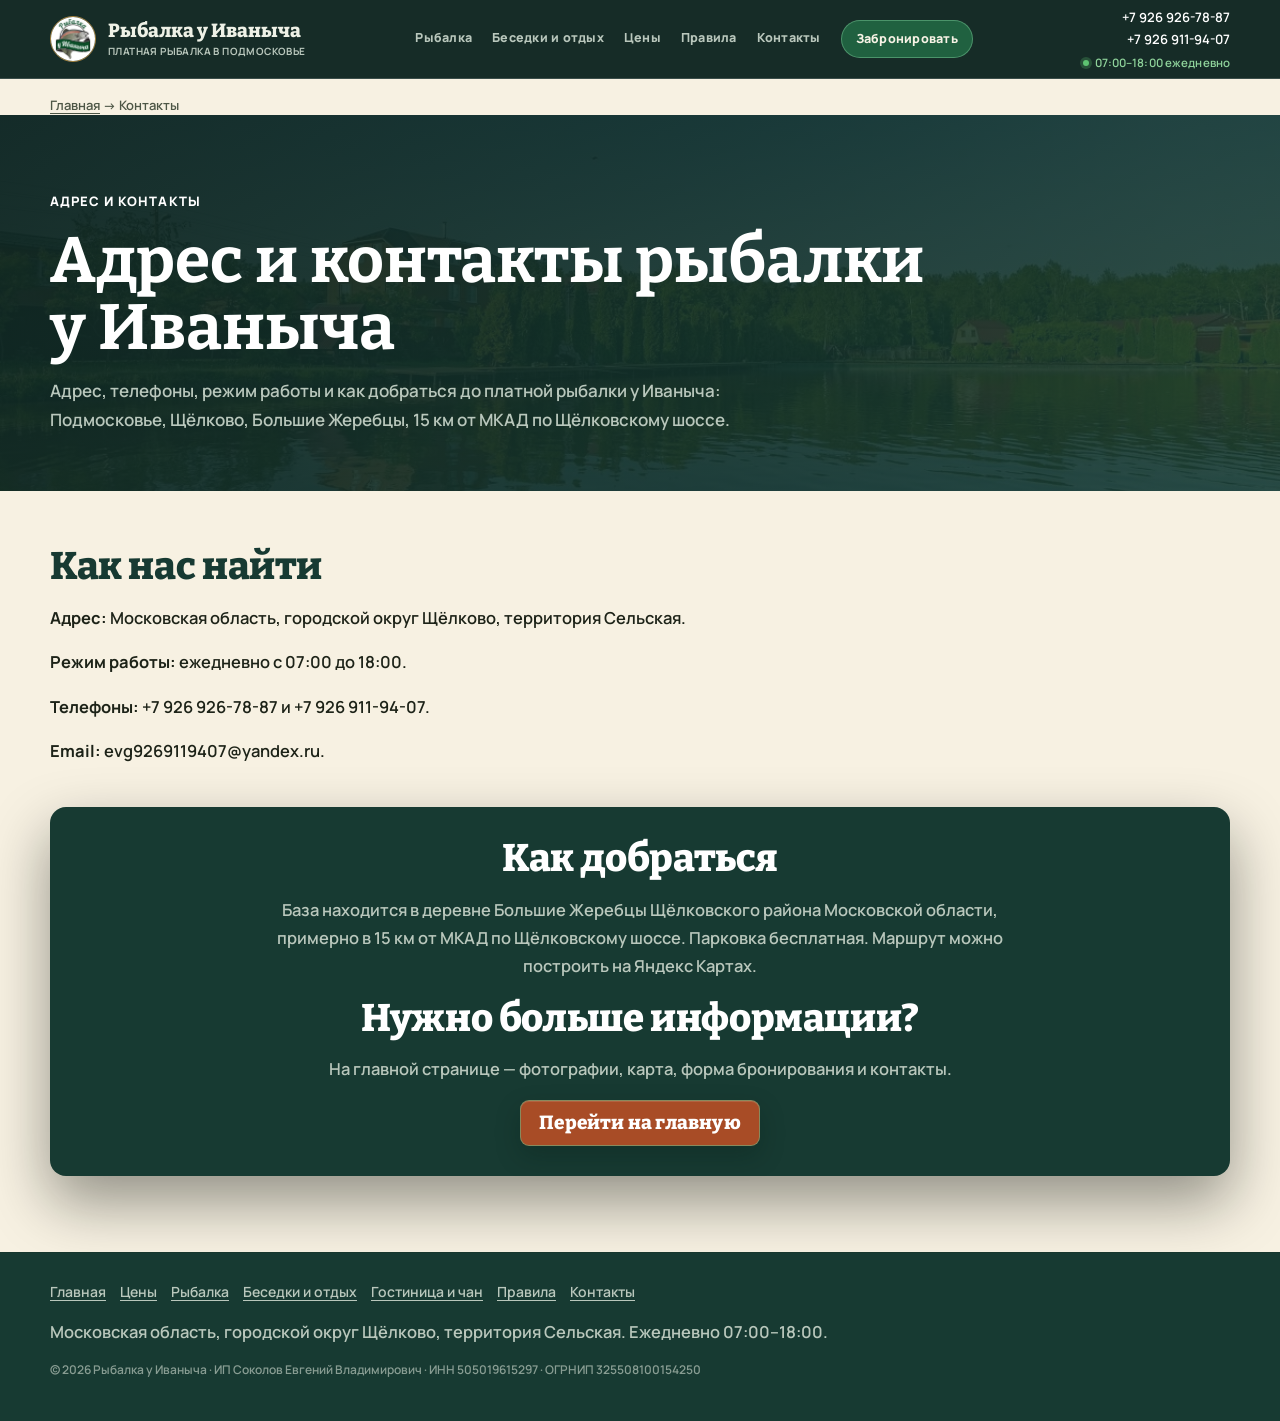
<file: contacts/index.html>
<!doctype html><html lang="ru"><head><meta charset="utf-8"><meta name="viewport" content="width=device-width, initial-scale=1"><title>Адрес, телефон и как добраться до платной рыбалки у Иваныча, Щёлково</title><meta name="robots" content="index,follow"><meta name="description" content="Адрес, телефоны, режим работы и как добраться до платной рыбалки у Иваныча: Подмосковье, Щёлково, Большие Жеребцы, 15 км от МКАД по Щёлковскому шоссе."><link rel="canonical" href="https://xn-----6kcacabm7cqk5a2a2cxd8bm.xn--p1ai/contacts/"><meta property="og:type" content="website"><meta property="og:title" content="Адрес, телефон и как добраться до платной рыбалки у Иваныча, Щёлково"><meta property="og:description" content="Адрес, телефоны, режим работы и как добраться до платной рыбалки у Иваныча: Подмосковье, Щёлково, Большие Жеребцы, 15 км от МКАД по Щёлковскому шоссе."><meta property="og:url" content="https://xn-----6kcacabm7cqk5a2a2cxd8bm.xn--p1ai/contacts/"><meta property="og:site_name" content="Рыбалка у Иваныча"><meta property="og:image" content="https://xn-----6kcacabm7cqk5a2a2cxd8bm.xn--p1ai/images/backgrounds/pagebackground.webp"><meta property="og:locale" content="ru_RU"><link rel="icon" href="../favicon/favicon.ico" sizes="any"><link rel="icon" type="image/png" sizes="32x32" href="../favicon/favicon-32x32.png"><link rel="apple-touch-icon" sizes="180x180" href="../favicon/apple-touch-icon.png"><link rel="manifest" href="../favicon/site.webmanifest"><meta name="theme-color" content="#16302a"><link rel="stylesheet" href="../css/styles.min.css?v=20261033"><link rel="stylesheet" href="../css/seo-pages.min.css?v=20261025"><script type="application/ld+json">{"@context":"https://schema.org","@graph":[{"@context":"https://schema.org","@type":["LocalBusiness","SportsActivityLocation"],"name":"Рыбалка у Иваныча","url":"https://xn-----6kcacabm7cqk5a2a2cxd8bm.xn--p1ai/","image":"https://xn-----6kcacabm7cqk5a2a2cxd8bm.xn--p1ai/images/backgrounds/pagebackground.webp","description":"Платная рыбалка у Иваныча в Подмосковье, деревня Большие Жеребцы, 15 км от МКАД. Рыбалка на карпа, карася, форель и осетра, беседки у воды, домики для проживания и банный чан.","address":{"@type":"PostalAddress","streetAddress":"территория Сельская","addressRegion":"Московская область","addressLocality":"городской округ Щёлково","addressCountry":"RU"},"telephone":["+7-926-926-78-87","+7-926-911-94-07"],"email":"evg9269119407@yandex.ru","openingHours":"Mo-Su 07:00-18:00","priceRange":"₽₽","areaServed":[{"@type":"AdministrativeArea","name":"Москва"},{"@type":"AdministrativeArea","name":"Московская область"}],"availableLanguage":"ru","openingHoursSpecification":[{"@type":"OpeningHoursSpecification","dayOfWeek":["Monday","Tuesday","Wednesday","Thursday","Friday","Saturday","Sunday"],"opens":"07:00","closes":"18:00"}],"hasMap":"https://yandex.ru/maps/-/CXQ3VB7J","knowsAbout":["платная рыбалка","рыбалка в Подмосковье","карп","карась","форель","осётр","беседки у воды","отдых на природе"],"@id":"https://xn-----6kcacabm7cqk5a2a2cxd8bm.xn--p1ai/#business"},{"@type":"WebSite","@id":"https://xn-----6kcacabm7cqk5a2a2cxd8bm.xn--p1ai/#website","url":"https://xn-----6kcacabm7cqk5a2a2cxd8bm.xn--p1ai/","name":"Рыбалка у Иваныча","inLanguage":"ru-RU","publisher":{"@id":"https://xn-----6kcacabm7cqk5a2a2cxd8bm.xn--p1ai/#business"}},{"@context":"https://schema.org","@type":"WebPage","@id":"https://xn-----6kcacabm7cqk5a2a2cxd8bm.xn--p1ai/contacts/#webpage","url":"https://xn-----6kcacabm7cqk5a2a2cxd8bm.xn--p1ai/contacts/","name":"Адрес, телефон и как добраться до платной рыбалки у Иваныча, Щёлково","description":"Адрес, телефоны, режим работы и как добраться до платной рыбалки у Иваныча: Подмосковье, Щёлково, Большие Жеребцы, 15 км от МКАД по Щёлковскому шоссе.","inLanguage":"ru-RU","isPartOf":{"@id":"https://xn-----6kcacabm7cqk5a2a2cxd8bm.xn--p1ai/#website"},"about":{"@id":"https://xn-----6kcacabm7cqk5a2a2cxd8bm.xn--p1ai/#business"}}]}</script><!-- Yandex.Metrika counter -->
<script>
(function(m,e,t,r,i,k,a){m[i]=m[i]||function(){(m[i].a=m[i].a||[]).push(arguments)};
m[i].l=1*new Date();
for(var j=0;j<document.scripts.length;j++){if(document.scripts[j].src===r){return;}}
k=e.createElement(t),a=e.getElementsByTagName(t)[0],k.async=1,k.src=r,a.parentNode.insertBefore(k,a)})
(window,document,"script","https://mc.yandex.ru/metrika/tag.js","ym");
ym(28138044,"init",{clickmap:true,trackLinks:true,accurateTrackBounce:true,webvisor:true});
document.addEventListener('click',function(e){var a=e.target.closest&&e.target.closest('a[href]');if(!a||!window.ym)return;var h=a.getAttribute('href')||'',g=
h.indexOf('tel:')===0?'phone_click':h.indexOf('yandex.ru/maps')>-1?'map_click':'';
if(g)ym(28138044,'reachGoal',g);},true);
</script>
<noscript><div><img src="https://mc.yandex.ru/watch/28138044" style="position:absolute;left:-9999px" alt=""></div></noscript>
<!-- /Yandex.Metrika counter -->
<script type="application/ld+json">{"@context":"https://schema.org","@type":"BreadcrumbList","itemListElement":[{"@type":"ListItem","position":1,"name":"Главная","item":"https://xn-----6kcacabm7cqk5a2a2cxd8bm.xn--p1ai/"},{"@type":"ListItem","position":2,"name":"Контакты","item":"https://xn-----6kcacabm7cqk5a2a2cxd8bm.xn--p1ai/contacts/"}]}</script></head><body class="seo-page"><div class="top"><header class="shell"><a class="brand" href="../" aria-label="Рыбалка у Иваныча — на главную"><span class="stamp-mark"><img src="../images/embedded/embedded-0.webp" width="180" height="180" alt="Рыбалка у Иваныча" decoding="async"></span><span class="brand-name">Рыбалка у Иваныча<small>Платная рыбалка в Подмосковье</small></span></a><nav id="nav-menu" aria-label="Основная навигация"><a href="../fishing/">Рыбалка</a><a href="../gazebos/">Беседки и отдых</a><a href="../prices/">Цены</a><a href="../rules/">Правила</a><a href="../contacts/">Контакты</a><a href="../#booking" class="nav-book">Забронировать</a></nav><div class="contacts"><a href="tel:+79269267887">+7 926 926-78-87</a><br><a href="tel:+79269119407">+7 926 911-94-07</a><br><span class="online">07:00–18:00 ежедневно</span></div></header></div><div class="seo-breadcrumbs"><div class="shell"><a href="../">Главная</a> → Контакты</div></div><main><section class="page-hero"><div class="shell"><span class="eyebrow">Адрес и контакты</span><h1>Адрес и контакты рыбалки у Иваныча</h1><p>Адрес, телефоны, режим работы и как добраться до платной рыбалки у Иваныча: Подмосковье, Щёлково, Большие Жеребцы, 15 км от МКАД по Щёлковскому шоссе.</p></div></section><section class="seo-content"><div class="shell"><h2>Как нас найти</h2><p><strong>Адрес:</strong> Московская область, городской округ Щёлково, территория Сельская.</p><p><strong>Режим работы:</strong> ежедневно с 07:00 до 18:00.</p><p><strong>Телефоны:</strong> <a href="tel:+79269267887">+7 926 926-78-87</a> и <a href="tel:+79269119407">+7 926 911-94-07</a>.</p><p><strong>Email:</strong> <a href="mailto:evg9269119407@yandex.ru">evg9269119407@yandex.ru</a>.</p><div class="seo-cta official-site-cta"><h2>Как добраться</h2><p>База находится в деревне Большие Жеребцы Щёлковского района Московской области, примерно в 15 км от МКАД по Щёлковскому шоссе. Парковка бесплатная. Маршрут можно построить <a href="https://yandex.ru/maps/-/CXQ3VB7J" target="_blank" rel="noopener noreferrer">на Яндекс Картах</a>.</p><h2>Нужно больше информации?</h2><p>На главной странице — фотографии, карта, форма бронирования и контакты.</p><a class="btn btn--green" href="../">Перейти на главную</a></div></div></section></main><footer class="seo-footer"><div class="shell"><div class="seo-footer-links"><a href="../">Главная</a><a href="../prices/">Цены</a><a href="../fishing/">Рыбалка</a><a href="../gazebos/">Беседки и отдых</a><a href="../hotel/">Гостиница и чан</a><a href="../rules/">Правила</a><a href="../contacts/">Контакты</a></div><p>Московская область, городской округ Щёлково, территория Сельская. Ежедневно 07:00–18:00.</p><p class="footer-legal">© 2026 Рыбалка у Иваныча · ИП Соколов Евгений Владимирович · ИНН 505019615297 · ОГРНИП 325508100154250</p></div></footer></body></html>
</file>
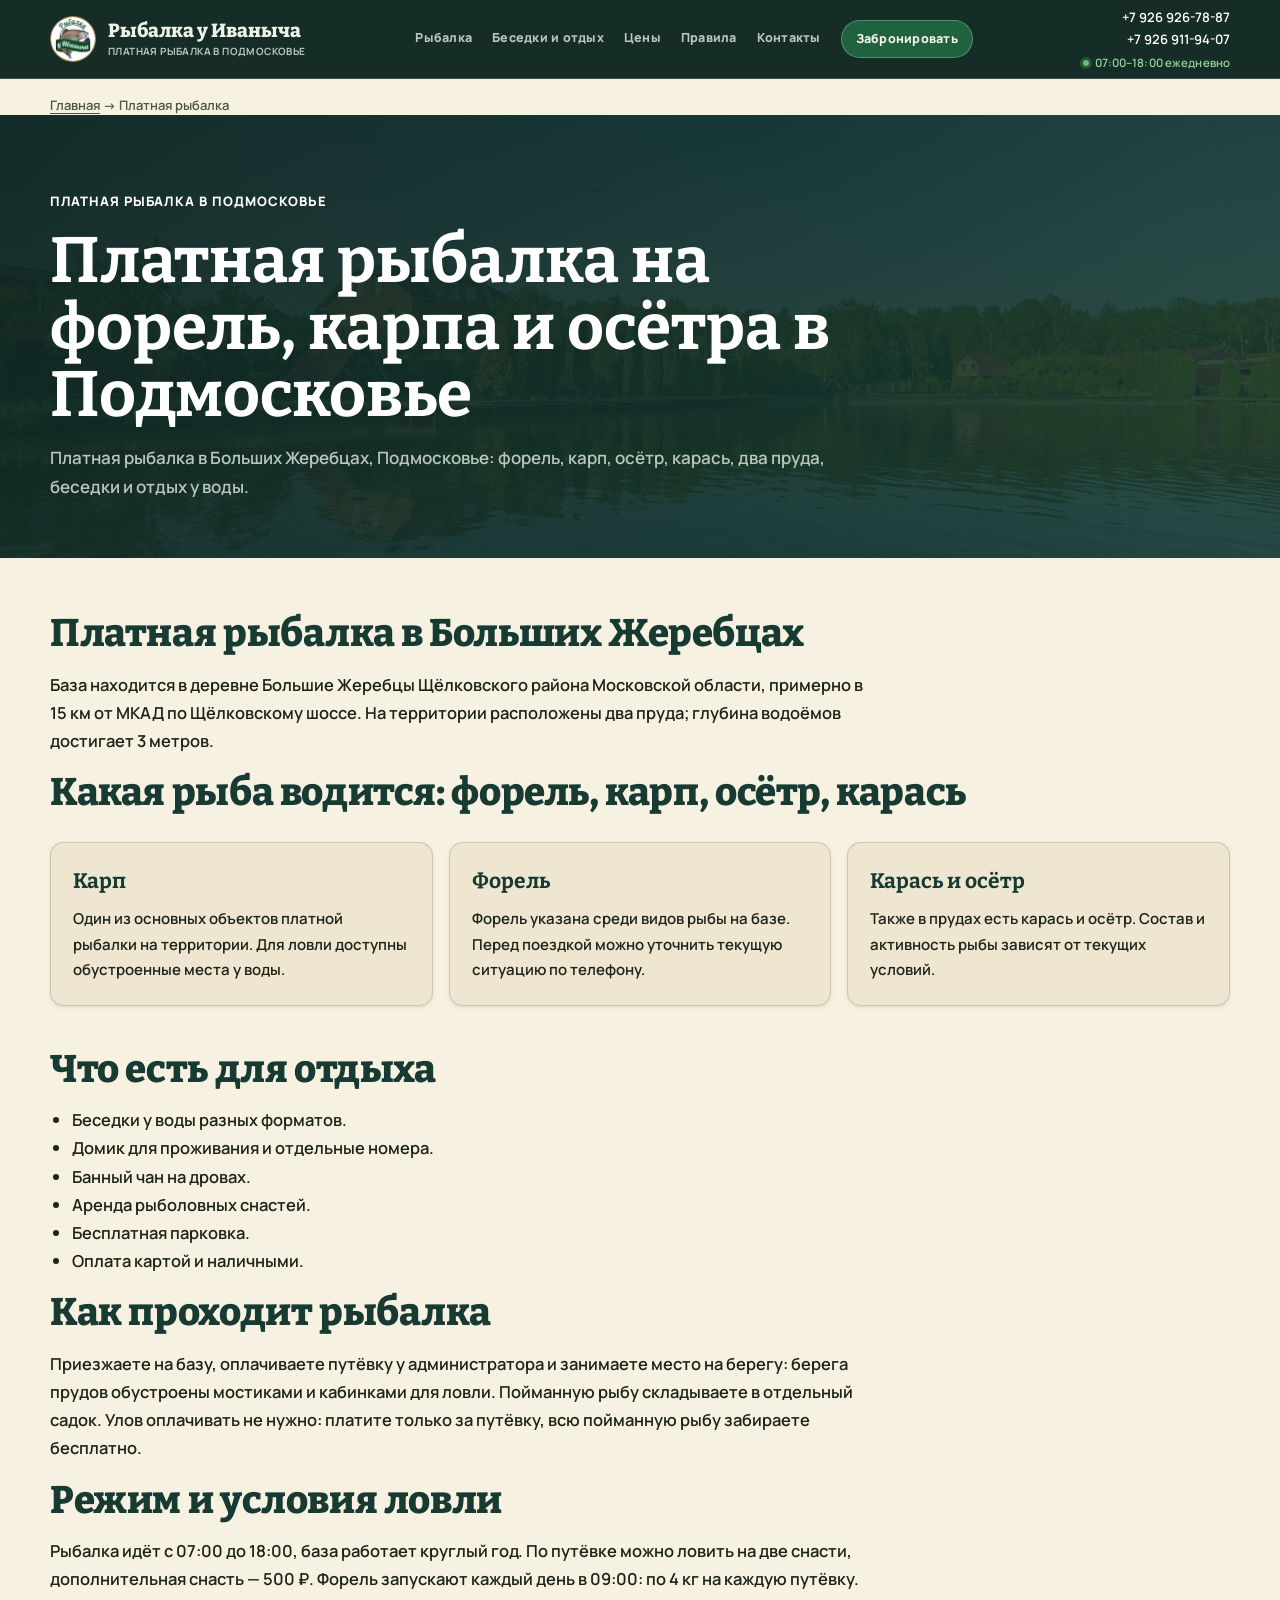
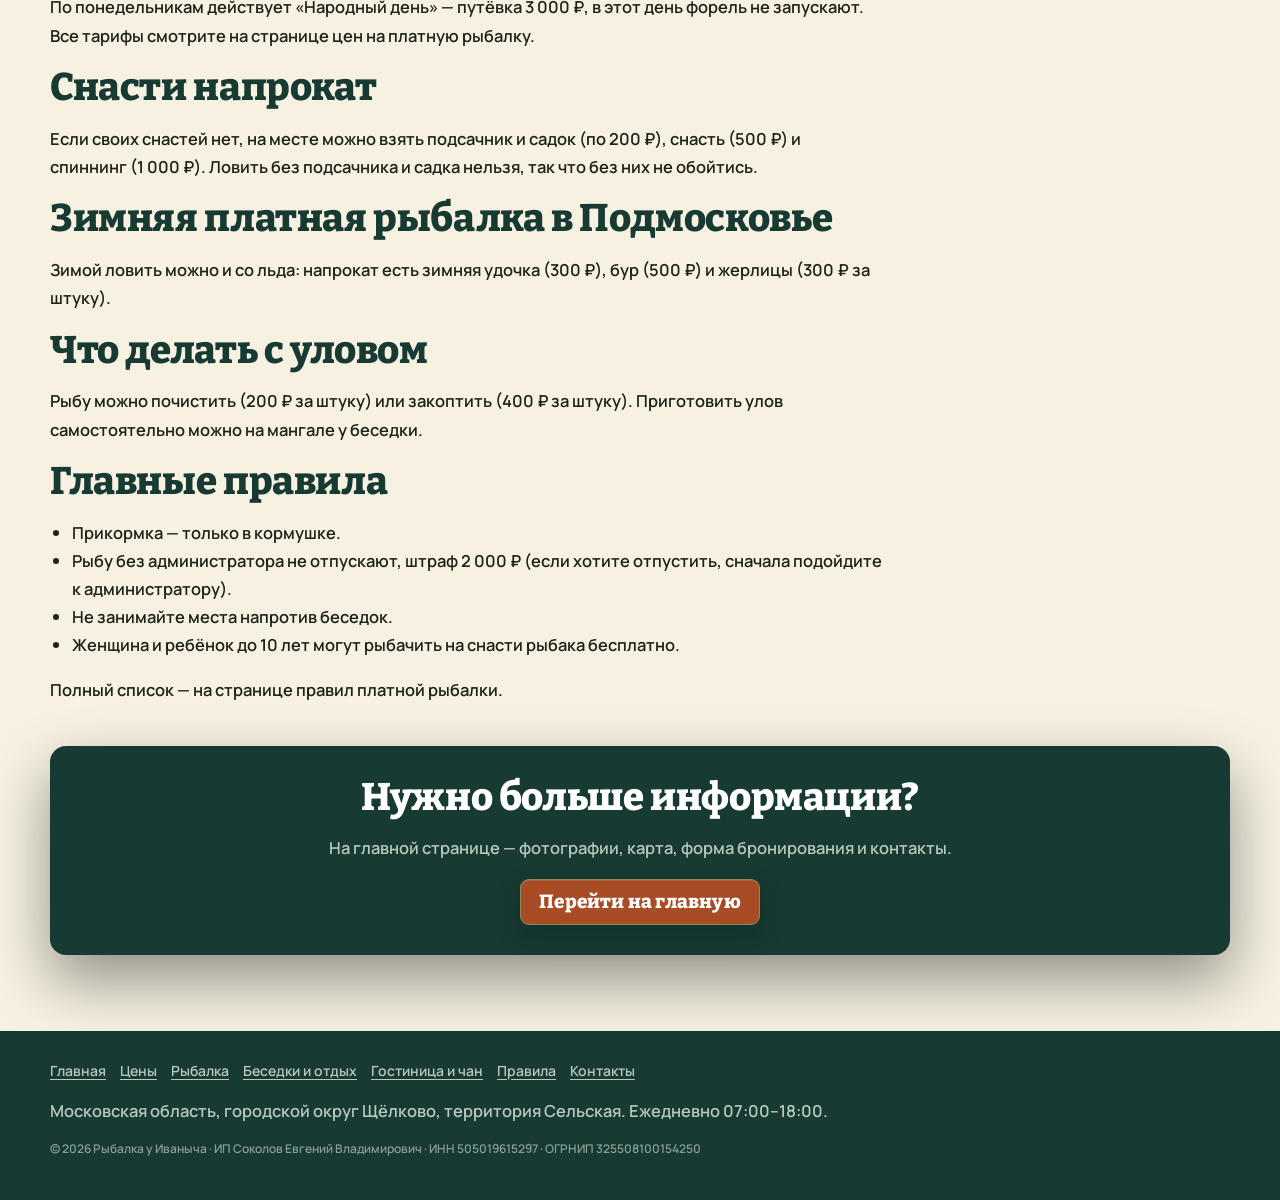
<file: fishing/index.html>
<!doctype html><html lang="ru"><head><meta charset="utf-8"><meta name="viewport" content="width=device-width, initial-scale=1"><title>Платная рыбалка в Подмосковье: форель, карп, осётр</title><meta name="robots" content="index,follow"><meta name="description" content="Платная рыбалка в Подмосковье, 15 км от МКАД: форель, карп, осётр, карась, два пруда. Путёвка от 3 000 ₽, улов бесплатно, снасти напрокат."><link rel="canonical" href="https://xn-----6kcacabm7cqk5a2a2cxd8bm.xn--p1ai/fishing/"><meta property="og:type" content="website"><meta property="og:title" content="Платная рыбалка в Подмосковье: форель, карп, осётр"><meta property="og:description" content="Платная рыбалка в Подмосковье, 15 км от МКАД: форель, карп, осётр, карась, два пруда. Путёвка от 3 000 ₽, улов бесплатно, снасти напрокат."><meta property="og:url" content="https://xn-----6kcacabm7cqk5a2a2cxd8bm.xn--p1ai/fishing/"><meta property="og:site_name" content="Рыбалка у Иваныча"><meta property="og:image" content="https://xn-----6kcacabm7cqk5a2a2cxd8bm.xn--p1ai/images/backgrounds/pagebackground.webp"><meta property="og:locale" content="ru_RU"><link rel="icon" href="../favicon/favicon.ico" sizes="any"><link rel="icon" type="image/png" sizes="32x32" href="../favicon/favicon-32x32.png"><link rel="apple-touch-icon" sizes="180x180" href="../favicon/apple-touch-icon.png"><link rel="manifest" href="../favicon/site.webmanifest"><meta name="theme-color" content="#16302a"><link rel="stylesheet" href="../css/styles.min.css?v=20261037"><link rel="stylesheet" href="../css/seo-pages.min.css?v=20261026"><script type="application/ld+json">{"@context":"https://schema.org","@graph":[{"@context":"https://schema.org","@type":["LocalBusiness","SportsActivityLocation"],"name":"Рыбалка у Иваныча","url":"https://xn-----6kcacabm7cqk5a2a2cxd8bm.xn--p1ai/","image":"https://xn-----6kcacabm7cqk5a2a2cxd8bm.xn--p1ai/images/backgrounds/pagebackground.webp","description":"Платная рыбалка у Иваныча в Подмосковье, деревня Большие Жеребцы, 15 км от МКАД. Рыбалка на карпа, карася, форель и осетра, беседки у воды, домики для проживания и банный чан.","address":{"@type":"PostalAddress","streetAddress":"территория Сельская","addressRegion":"Московская область","addressLocality":"городской округ Щёлково","addressCountry":"RU"},"telephone":["+7-926-926-78-87","+7-926-911-94-07"],"email":"evg9269119407@yandex.ru","openingHours":"Mo-Su 07:00-18:00","priceRange":"₽₽","areaServed":[{"@type":"AdministrativeArea","name":"Москва"},{"@type":"AdministrativeArea","name":"Московская область"}],"availableLanguage":"ru","openingHoursSpecification":[{"@type":"OpeningHoursSpecification","dayOfWeek":["Monday","Tuesday","Wednesday","Thursday","Friday","Saturday","Sunday"],"opens":"07:00","closes":"18:00"}],"hasMap":"https://yandex.ru/maps/-/CXQ3VB7J","knowsAbout":["платная рыбалка","рыбалка в Подмосковье","карп","карась","форель","осётр","беседки у воды","отдых на природе"],"@id":"https://xn-----6kcacabm7cqk5a2a2cxd8bm.xn--p1ai/#business"},{"@type":"WebSite","@id":"https://xn-----6kcacabm7cqk5a2a2cxd8bm.xn--p1ai/#website","url":"https://xn-----6kcacabm7cqk5a2a2cxd8bm.xn--p1ai/","name":"Рыбалка у Иваныча","inLanguage":"ru-RU","publisher":{"@id":"https://xn-----6kcacabm7cqk5a2a2cxd8bm.xn--p1ai/#business"}},{"@context":"https://schema.org","@type":"WebPage","@id":"https://xn-----6kcacabm7cqk5a2a2cxd8bm.xn--p1ai/fishing/#webpage","url":"https://xn-----6kcacabm7cqk5a2a2cxd8bm.xn--p1ai/fishing/","name":"Платная рыбалка в Подмосковье: форель, карп, осётр","description":"Платная рыбалка в Подмосковье, 15 км от МКАД: форель, карп, осётр, карась, два пруда. Путёвка от 3 000 ₽, улов бесплатно, снасти напрокат.","inLanguage":"ru-RU","isPartOf":{"@id":"https://xn-----6kcacabm7cqk5a2a2cxd8bm.xn--p1ai/#website"},"about":{"@id":"https://xn-----6kcacabm7cqk5a2a2cxd8bm.xn--p1ai/#business"}}]}</script><!-- Yandex.Metrika counter -->
<script>
(function(m,e,t,r,i,k,a){m[i]=m[i]||function(){(m[i].a=m[i].a||[]).push(arguments)};
m[i].l=1*new Date();
for(var j=0;j<document.scripts.length;j++){if(document.scripts[j].src===r){return;}}
k=e.createElement(t),a=e.getElementsByTagName(t)[0],k.async=1,k.src=r,a.parentNode.insertBefore(k,a)})
(window,document,"script","https://mc.yandex.ru/metrika/tag.js","ym");
ym(28138044,"init",{clickmap:true,trackLinks:true,accurateTrackBounce:true,webvisor:true});
document.addEventListener('click',function(e){var a=e.target.closest&&e.target.closest('a[href]');if(!a||!window.ym)return;var h=a.getAttribute('href')||'',g=
h.indexOf('tel:')===0?'phone_click':h.indexOf('yandex.ru/maps')>-1?'map_click':'';
if(g)ym(28138044,'reachGoal',g);},true);
</script>
<noscript><div><img src="https://mc.yandex.ru/watch/28138044" style="position:absolute;left:-9999px" alt=""></div></noscript>
<!-- /Yandex.Metrika counter -->
<script type="application/ld+json">{"@context":"https://schema.org","@type":"BreadcrumbList","itemListElement":[{"@type":"ListItem","position":1,"name":"Главная","item":"https://xn-----6kcacabm7cqk5a2a2cxd8bm.xn--p1ai/"},{"@type":"ListItem","position":2,"name":"Платная рыбалка","item":"https://xn-----6kcacabm7cqk5a2a2cxd8bm.xn--p1ai/fishing/"}]}</script></head><body class="seo-page"><div class="top"><header class="shell"><a class="brand" href="../" aria-label="Рыбалка у Иваныча — на главную"><span class="stamp-mark"><img src="../images/embedded/embedded-0.webp" width="180" height="180" alt="Рыбалка у Иваныча" decoding="async"></span><span class="brand-name">Рыбалка у Иваныча<small>Платная рыбалка в Подмосковье</small></span></a><nav id="nav-menu" aria-label="Основная навигация"><a href="../fishing/">Рыбалка</a><a href="../gazebos/">Беседки и отдых</a><a href="../prices/">Цены</a><a href="../rules/">Правила</a><a href="../contacts/">Контакты</a><a href="../#booking" class="nav-book">Забронировать</a></nav><div class="contacts"><a href="tel:+79269267887">+7 926 926-78-87</a><br><a href="tel:+79269119407">+7 926 911-94-07</a><br><span class="online">07:00–18:00 ежедневно</span></div></header></div><div class="seo-breadcrumbs"><div class="shell"><a href="../">Главная</a> → Платная рыбалка</div></div><main><section class="page-hero"><div class="shell"><span class="eyebrow">Платная рыбалка в Подмосковье</span><h1>Платная рыбалка на форель, карпа и осётра в Подмосковье</h1><p>Платная рыбалка в Больших Жеребцах, Подмосковье: форель, карп, осётр, карась, два пруда, беседки и отдых у воды.</p></div></section><section class="seo-content"><div class="shell"><h2>Платная рыбалка в Больших Жеребцах</h2><p>База находится в деревне Большие Жеребцы Щёлковского района Московской области, примерно в 15 км от МКАД по Щёлковскому шоссе. На территории расположены два пруда; глубина водоёмов достигает 3 метров.</p><h2>Какая рыба водится: форель, карп, осётр, карась</h2><div class="seo-cards"><article class="seo-card"><h3>Карп</h3><p>Один из основных объектов платной рыбалки на территории. Для ловли доступны обустроенные места у воды.</p></article><article class="seo-card"><h3>Форель</h3><p>Форель указана среди видов рыбы на базе. Перед поездкой можно уточнить текущую ситуацию по телефону.</p></article><article class="seo-card"><h3>Карась и осётр</h3><p>Также в прудах есть карась и осётр. Состав и активность рыбы зависят от текущих условий.</p></article></div><h2>Что есть для отдыха</h2><ul><li>Беседки у воды разных форматов.</li><li>Домик для проживания и отдельные номера.</li><li>Банный чан на дровах.</li><li>Аренда рыболовных снастей.</li><li>Бесплатная парковка.</li><li>Оплата картой и наличными.</li></ul><h2>Как проходит рыбалка</h2><p>Приезжаете на базу, оплачиваете путёвку у администратора и занимаете место на берегу: берега прудов обустроены мостиками и кабинками для ловли. Пойманную рыбу складываете в отдельный садок. Улов оплачивать не нужно: платите только за путёвку, всю пойманную рыбу забираете бесплатно.</p><h2>Режим и условия ловли</h2><p>Рыбалка идёт с 07:00 до 18:00, база работает круглый год. По путёвке можно ловить на две снасти, дополнительная снасть — 500 <span class="rub-symbol">₽</span>. Форель запускают каждый день в 09:00: по 4 кг на каждую путёвку. По понедельникам действует «Народный день» — путёвка 3 000 <span class="rub-symbol">₽</span>, в этот день форель не запускают. Все тарифы смотрите на странице <a href="../prices/">цен на платную рыбалку</a>.</p><h2>Снасти напрокат</h2><p>Если своих снастей нет, на месте можно взять подсачник и садок (по 200 <span class="rub-symbol">₽</span>), снасть (500 <span class="rub-symbol">₽</span>) и спиннинг (1 000 <span class="rub-symbol">₽</span>). Ловить без подсачника и садка нельзя, так что без них не обойтись.</p><h2>Зимняя платная рыбалка в Подмосковье</h2><p>Зимой ловить можно и со льда: напрокат есть зимняя удочка (300 <span class="rub-symbol">₽</span>), бур (500 <span class="rub-symbol">₽</span>) и жерлицы (300 <span class="rub-symbol">₽</span> за штуку).</p><h2>Что делать с уловом</h2><p>Рыбу можно почистить (200 <span class="rub-symbol">₽</span> за штуку) или закоптить (400 <span class="rub-symbol">₽</span> за штуку). Приготовить улов самостоятельно можно на мангале у беседки.</p><h2>Главные правила</h2><ul><li>Прикормка — только в кормушке.</li><li>Рыбу без администратора не отпускают, штраф 2 000 <span class="rub-symbol">₽</span> (если хотите отпустить, сначала подойдите к администратору).</li><li>Не занимайте места напротив беседок.</li><li>Женщина и ребёнок до 10 лет могут рыбачить на снасти рыбака бесплатно.</li></ul><p>Полный список — на странице <a href="../rules/">правил платной рыбалки</a>.</p><div class="seo-cta official-site-cta"><h2>Нужно больше информации?</h2><p>На главной странице — фотографии, карта, форма бронирования и контакты.</p><a class="btn btn--green" href="../">Перейти на главную</a></div></div></section></main><footer class="seo-footer"><div class="shell"><div class="seo-footer-links"><a href="../">Главная</a><a href="../prices/">Цены</a><a href="../fishing/">Рыбалка</a><a href="../gazebos/">Беседки и отдых</a><a href="../hotel/">Гостиница и чан</a><a href="../rules/">Правила</a><a href="../contacts/">Контакты</a></div><p>Московская область, городской округ Щёлково, территория Сельская. Ежедневно 07:00–18:00.</p><p class="footer-legal">© 2026 Рыбалка у Иваныча · ИП Соколов Евгений Владимирович · ИНН 505019615297 · ОГРНИП 325508100154250</p></div></footer></body></html>
</file>
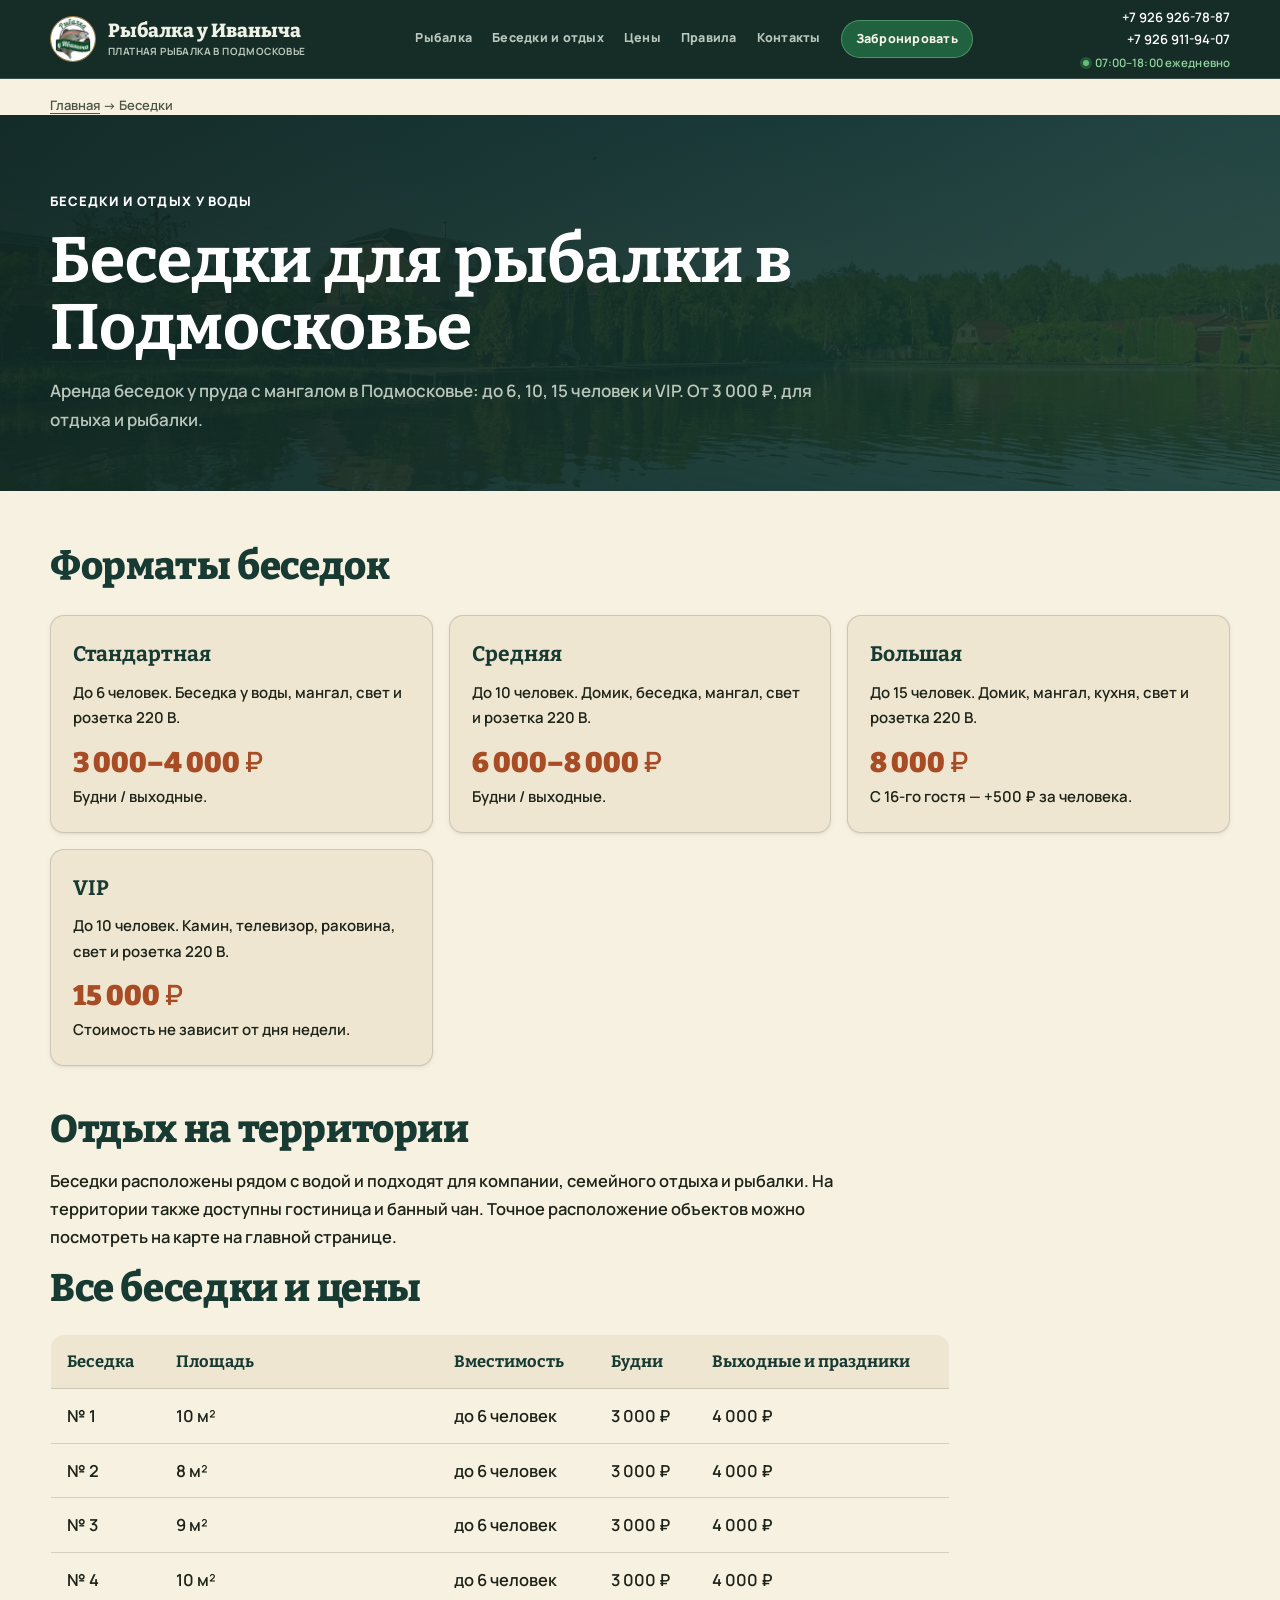
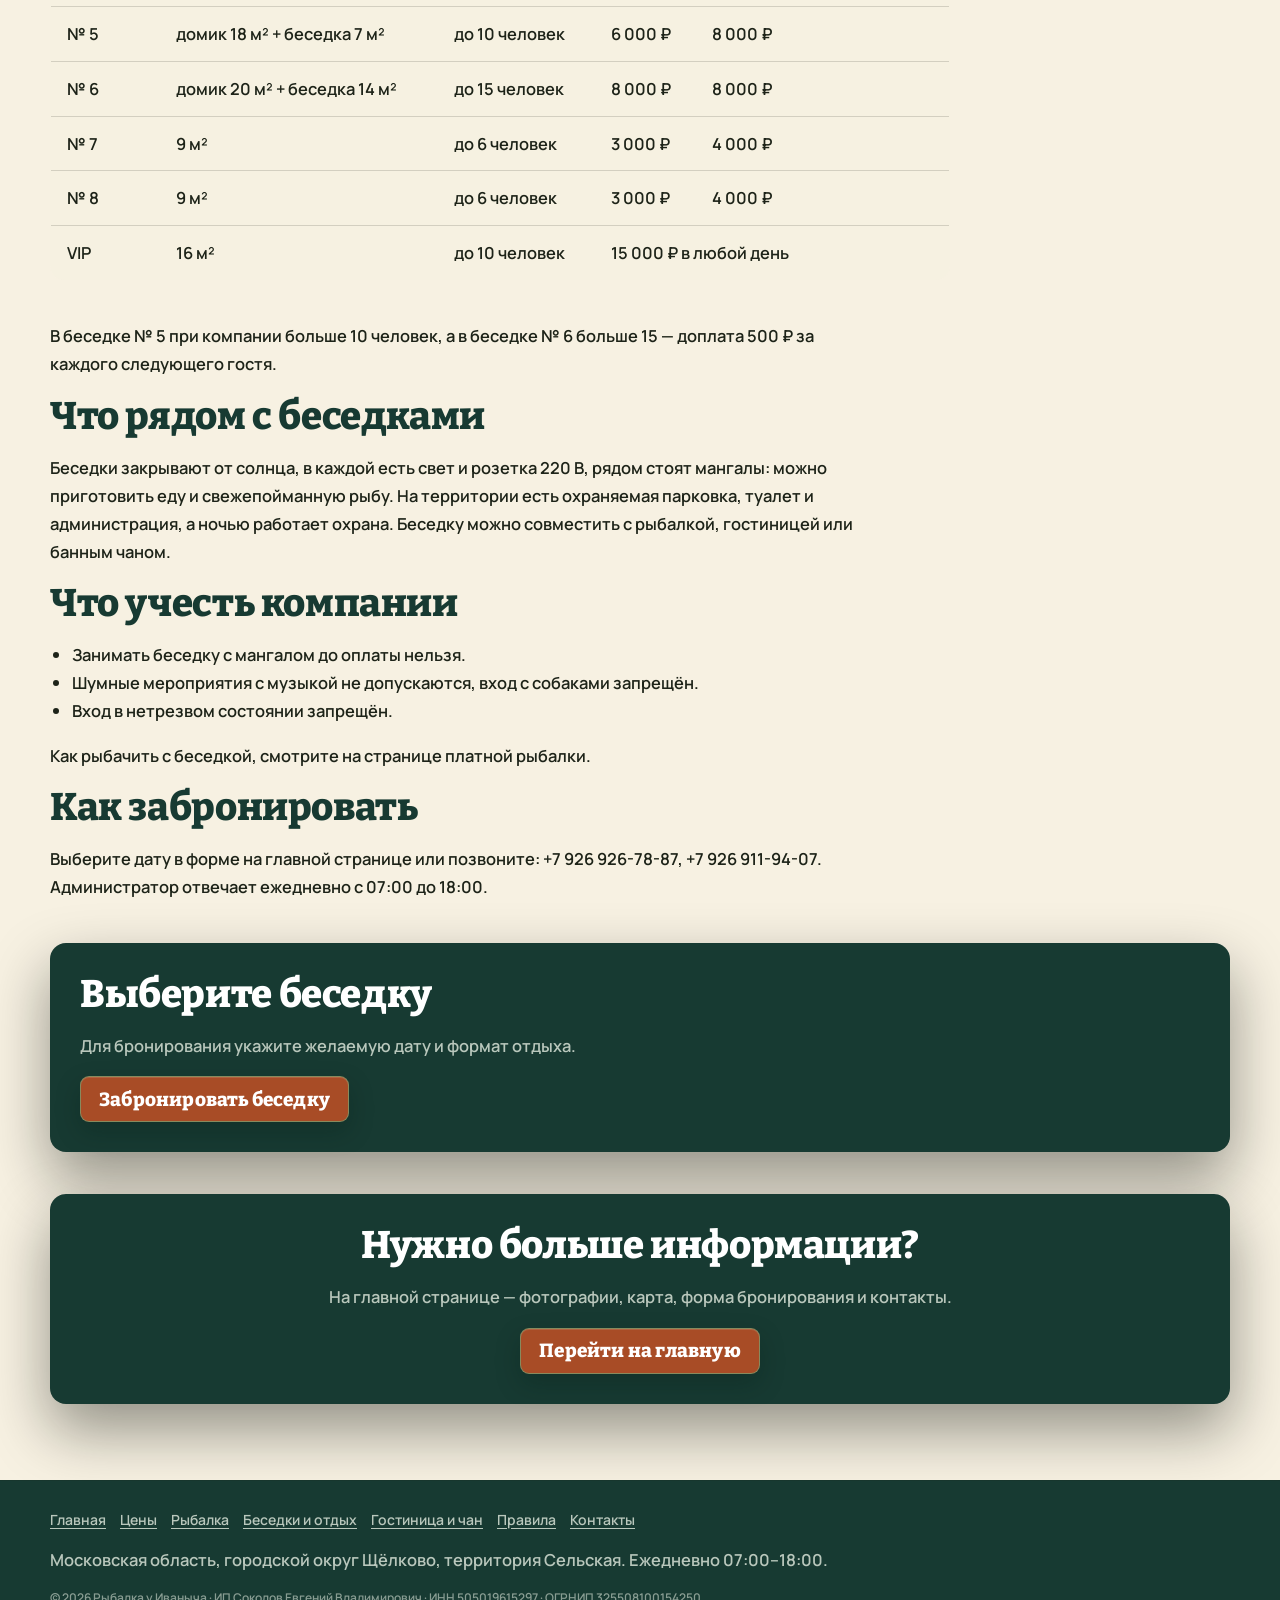
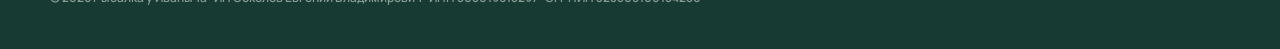
<file: gazebos/index.html>
<!doctype html><html lang="ru"><head><meta charset="utf-8"><meta name="viewport" content="width=device-width, initial-scale=1"><title>Аренда беседки у пруда в Подмосковье — у Иваныча</title><meta name="robots" content="index,follow"><meta name="description" content="Аренда беседок у пруда с мангалом в Подмосковье: до 6, 10, 15 человек и VIP. От 3 000 ₽, для отдыха и рыбалки."><link rel="canonical" href="https://xn-----6kcacabm7cqk5a2a2cxd8bm.xn--p1ai/gazebos/"><meta property="og:type" content="website"><meta property="og:title" content="Аренда беседки у пруда в Подмосковье — у Иваныча"><meta property="og:description" content="Аренда беседок у пруда с мангалом в Подмосковье: до 6, 10, 15 человек и VIP. От 3 000 ₽, для отдыха и рыбалки."><meta property="og:url" content="https://xn-----6kcacabm7cqk5a2a2cxd8bm.xn--p1ai/gazebos/"><meta property="og:site_name" content="Рыбалка у Иваныча"><meta property="og:image" content="https://xn-----6kcacabm7cqk5a2a2cxd8bm.xn--p1ai/images/backgrounds/pagebackground.webp"><meta property="og:locale" content="ru_RU"><link rel="icon" href="../favicon/favicon.ico" sizes="any"><link rel="icon" type="image/png" sizes="32x32" href="../favicon/favicon-32x32.png"><link rel="apple-touch-icon" sizes="180x180" href="../favicon/apple-touch-icon.png"><link rel="manifest" href="../favicon/site.webmanifest"><meta name="theme-color" content="#16302a"><link rel="stylesheet" href="../css/styles.min.css?v=20261037"><link rel="stylesheet" href="../css/seo-pages.min.css?v=20261025"><script type="application/ld+json">{"@context":"https://schema.org","@graph":[{"@context":"https://schema.org","@type":["LocalBusiness","SportsActivityLocation"],"name":"Рыбалка у Иваныча","url":"https://xn-----6kcacabm7cqk5a2a2cxd8bm.xn--p1ai/","image":"https://xn-----6kcacabm7cqk5a2a2cxd8bm.xn--p1ai/images/backgrounds/pagebackground.webp","description":"Платная рыбалка у Иваныча в Подмосковье, деревня Большие Жеребцы, 15 км от МКАД. Рыбалка на карпа, карася, форель и осетра, беседки у воды, домики для проживания и банный чан.","address":{"@type":"PostalAddress","streetAddress":"территория Сельская","addressRegion":"Московская область","addressLocality":"городской округ Щёлково","addressCountry":"RU"},"telephone":["+7-926-926-78-87","+7-926-911-94-07"],"email":"evg9269119407@yandex.ru","openingHours":"Mo-Su 07:00-18:00","priceRange":"₽₽","areaServed":[{"@type":"AdministrativeArea","name":"Москва"},{"@type":"AdministrativeArea","name":"Московская область"}],"availableLanguage":"ru","openingHoursSpecification":[{"@type":"OpeningHoursSpecification","dayOfWeek":["Monday","Tuesday","Wednesday","Thursday","Friday","Saturday","Sunday"],"opens":"07:00","closes":"18:00"}],"hasMap":"https://yandex.ru/maps/-/CXQ3VB7J","knowsAbout":["платная рыбалка","рыбалка в Подмосковье","карп","карась","форель","осётр","беседки у воды","отдых на природе"],"@id":"https://xn-----6kcacabm7cqk5a2a2cxd8bm.xn--p1ai/#business"},{"@type":"WebSite","@id":"https://xn-----6kcacabm7cqk5a2a2cxd8bm.xn--p1ai/#website","url":"https://xn-----6kcacabm7cqk5a2a2cxd8bm.xn--p1ai/","name":"Рыбалка у Иваныча","inLanguage":"ru-RU","publisher":{"@id":"https://xn-----6kcacabm7cqk5a2a2cxd8bm.xn--p1ai/#business"}},{"@context":"https://schema.org","@type":"WebPage","@id":"https://xn-----6kcacabm7cqk5a2a2cxd8bm.xn--p1ai/gazebos/#webpage","url":"https://xn-----6kcacabm7cqk5a2a2cxd8bm.xn--p1ai/gazebos/","name":"Аренда беседки у пруда в Подмосковье — у Иваныча","description":"Аренда беседок у пруда с мангалом в Подмосковье: до 6, 10, 15 человек и VIP. От 3 000 ₽, для отдыха и рыбалки.","inLanguage":"ru-RU","isPartOf":{"@id":"https://xn-----6kcacabm7cqk5a2a2cxd8bm.xn--p1ai/#website"},"about":{"@id":"https://xn-----6kcacabm7cqk5a2a2cxd8bm.xn--p1ai/#business"}}]}</script><!-- Yandex.Metrika counter -->
<script>
(function(m,e,t,r,i,k,a){m[i]=m[i]||function(){(m[i].a=m[i].a||[]).push(arguments)};
m[i].l=1*new Date();
for(var j=0;j<document.scripts.length;j++){if(document.scripts[j].src===r){return;}}
k=e.createElement(t),a=e.getElementsByTagName(t)[0],k.async=1,k.src=r,a.parentNode.insertBefore(k,a)})
(window,document,"script","https://mc.yandex.ru/metrika/tag.js","ym");
ym(28138044,"init",{clickmap:true,trackLinks:true,accurateTrackBounce:true,webvisor:true});
document.addEventListener('click',function(e){var a=e.target.closest&&e.target.closest('a[href]');if(!a||!window.ym)return;var h=a.getAttribute('href')||'',g=
h.indexOf('tel:')===0?'phone_click':h.indexOf('yandex.ru/maps')>-1?'map_click':'';
if(g)ym(28138044,'reachGoal',g);},true);
</script>
<noscript><div><img src="https://mc.yandex.ru/watch/28138044" style="position:absolute;left:-9999px" alt=""></div></noscript>
<!-- /Yandex.Metrika counter -->
<script type="application/ld+json">{"@context":"https://schema.org","@type":"BreadcrumbList","itemListElement":[{"@type":"ListItem","position":1,"name":"Главная","item":"https://xn-----6kcacabm7cqk5a2a2cxd8bm.xn--p1ai/"},{"@type":"ListItem","position":2,"name":"Беседки и отдых","item":"https://xn-----6kcacabm7cqk5a2a2cxd8bm.xn--p1ai/gazebos/"}]}</script></head><body class="seo-page"><div class="top"><header class="shell"><a class="brand" href="../" aria-label="Рыбалка у Иваныча — на главную"><span class="stamp-mark"><img src="../images/embedded/embedded-0.webp" width="180" height="180" alt="Рыбалка у Иваныча" decoding="async"></span><span class="brand-name">Рыбалка у Иваныча<small>Платная рыбалка в Подмосковье</small></span></a><nav id="nav-menu" aria-label="Основная навигация"><a href="../fishing/">Рыбалка</a><a href="../gazebos/">Беседки и отдых</a><a href="../prices/">Цены</a><a href="../rules/">Правила</a><a href="../contacts/">Контакты</a><a href="../#booking" class="nav-book">Забронировать</a></nav><div class="contacts"><a href="tel:+79269267887">+7 926 926-78-87</a><br><a href="tel:+79269119407">+7 926 911-94-07</a><br><span class="online">07:00–18:00 ежедневно</span></div></header></div><div class="seo-breadcrumbs"><div class="shell"><a href="../">Главная</a> → Беседки</div></div><main><section class="page-hero"><div class="shell"><span class="eyebrow">Беседки и отдых у воды</span><h1>Беседки для рыбалки в Подмосковье</h1><p>Аренда беседок у пруда с мангалом в Подмосковье: до 6, 10, 15 человек и VIP. От 3 000 ₽, для отдыха и рыбалки.</p></div></section><section class="seo-content"><div class="shell"><h2>Форматы беседок</h2><div class="seo-cards"><article class="seo-card"><h3>Стандартная</h3><p>До 6 человек. Беседка у воды, мангал, свет и розетка 220 В.</p><div class="seo-price">3 000–4 000 <span class="rub-symbol">₽</span></div><p>Будни / выходные.</p></article><article class="seo-card"><h3>Средняя</h3><p>До 10 человек. Домик, беседка, мангал, свет и розетка 220 В.</p><div class="seo-price">6 000–8 000 <span class="rub-symbol">₽</span></div><p>Будни / выходные.</p></article><article class="seo-card"><h3>Большая</h3><p>До 15 человек. Домик, мангал, кухня, свет и розетка 220 В.</p><div class="seo-price">8 000 <span class="rub-symbol">₽</span></div><p>С 16-го гостя — +500 <span class="rub-symbol">₽</span> за человека.</p></article><article class="seo-card"><h3>VIP</h3><p>До 10 человек. Камин, телевизор, раковина, свет и розетка 220 В.</p><div class="seo-price">15 000 <span class="rub-symbol">₽</span></div><p>Стоимость не зависит от дня недели.</p></article></div><h2>Отдых на территории</h2><p>Беседки расположены рядом с водой и подходят для компании, семейного отдыха и рыбалки. На территории также доступны гостиница и банный чан. Точное расположение объектов можно посмотреть на карте на главной странице.</p><h2>Все беседки и цены</h2><table class="seo-table"><thead><tr><th>Беседка</th><th>Площадь</th><th>Вместимость</th><th>Будни</th><th>Выходные и праздники</th></tr></thead><tbody><tr><td>№ 1</td><td>10 м²</td><td>до 6 человек</td><td>3 000 <span class="rub-symbol">₽</span></td><td>4 000 <span class="rub-symbol">₽</span></td></tr><tr><td>№ 2</td><td>8 м²</td><td>до 6 человек</td><td>3 000 <span class="rub-symbol">₽</span></td><td>4 000 <span class="rub-symbol">₽</span></td></tr><tr><td>№ 3</td><td>9 м²</td><td>до 6 человек</td><td>3 000 <span class="rub-symbol">₽</span></td><td>4 000 <span class="rub-symbol">₽</span></td></tr><tr><td>№ 4</td><td>10 м²</td><td>до 6 человек</td><td>3 000 <span class="rub-symbol">₽</span></td><td>4 000 <span class="rub-symbol">₽</span></td></tr><tr><td>№ 5</td><td>домик 18 м² + беседка 7 м²</td><td>до 10 человек</td><td>6 000 <span class="rub-symbol">₽</span></td><td>8 000 <span class="rub-symbol">₽</span></td></tr><tr><td>№ 6</td><td>домик 20 м² + беседка 14 м²</td><td>до 15 человек</td><td>8 000 <span class="rub-symbol">₽</span></td><td>8 000 <span class="rub-symbol">₽</span></td></tr><tr><td>№ 7</td><td>9 м²</td><td>до 6 человек</td><td>3 000 <span class="rub-symbol">₽</span></td><td>4 000 <span class="rub-symbol">₽</span></td></tr><tr><td>№ 8</td><td>9 м²</td><td>до 6 человек</td><td>3 000 <span class="rub-symbol">₽</span></td><td>4 000 <span class="rub-symbol">₽</span></td></tr><tr><td>VIP</td><td>16 м²</td><td>до 10 человек</td><td colspan="2">15 000 <span class="rub-symbol">₽</span> в любой день</td></tr></tbody></table><p>В беседке № 5 при компании больше 10 человек, а в беседке № 6 больше 15 — доплата 500 <span class="rub-symbol">₽</span> за каждого следующего гостя.</p><h2>Что рядом с беседками</h2><p>Беседки закрывают от солнца, в каждой есть свет и розетка 220 В, рядом стоят мангалы: можно приготовить еду и свежепойманную рыбу. На территории есть охраняемая парковка, туалет и администрация, а ночью работает охрана. Беседку можно совместить с рыбалкой, гостиницей или <a href="../hotel/">банным чаном</a>.</p><h2>Что учесть компании</h2><ul><li>Занимать беседку с мангалом до оплаты нельзя.</li><li>Шумные мероприятия с музыкой не допускаются, вход с собаками запрещён.</li><li>Вход в нетрезвом состоянии запрещён.</li></ul><p>Как рыбачить с беседкой, смотрите на странице <a href="../fishing/">платной рыбалки</a>.</p><h2>Как забронировать</h2><p>Выберите дату в форме на <a href="../#booking">главной странице</a> или позвоните: +7 926 926-78-87, +7 926 911-94-07. Администратор отвечает ежедневно с 07:00 до 18:00.</p><div class="seo-cta"><h2>Выберите беседку</h2><p>Для бронирования укажите желаемую дату и формат отдыха.</p><a class="btn btn--green" href="../#booking">Забронировать беседку</a></div><div class="seo-cta official-site-cta"><h2>Нужно больше информации?</h2><p>На главной странице — фотографии, карта, форма бронирования и контакты.</p><a class="btn btn--green" href="../">Перейти на главную</a></div></div></section></main><footer class="seo-footer"><div class="shell"><div class="seo-footer-links"><a href="../">Главная</a><a href="../prices/">Цены</a><a href="../fishing/">Рыбалка</a><a href="../gazebos/">Беседки и отдых</a><a href="../hotel/">Гостиница и чан</a><a href="../rules/">Правила</a><a href="../contacts/">Контакты</a></div><p>Московская область, городской округ Щёлково, территория Сельская. Ежедневно 07:00–18:00.</p><p class="footer-legal">© 2026 Рыбалка у Иваныча · ИП Соколов Евгений Владимирович · ИНН 505019615297 · ОГРНИП 325508100154250</p></div></footer></body></html>
</file>
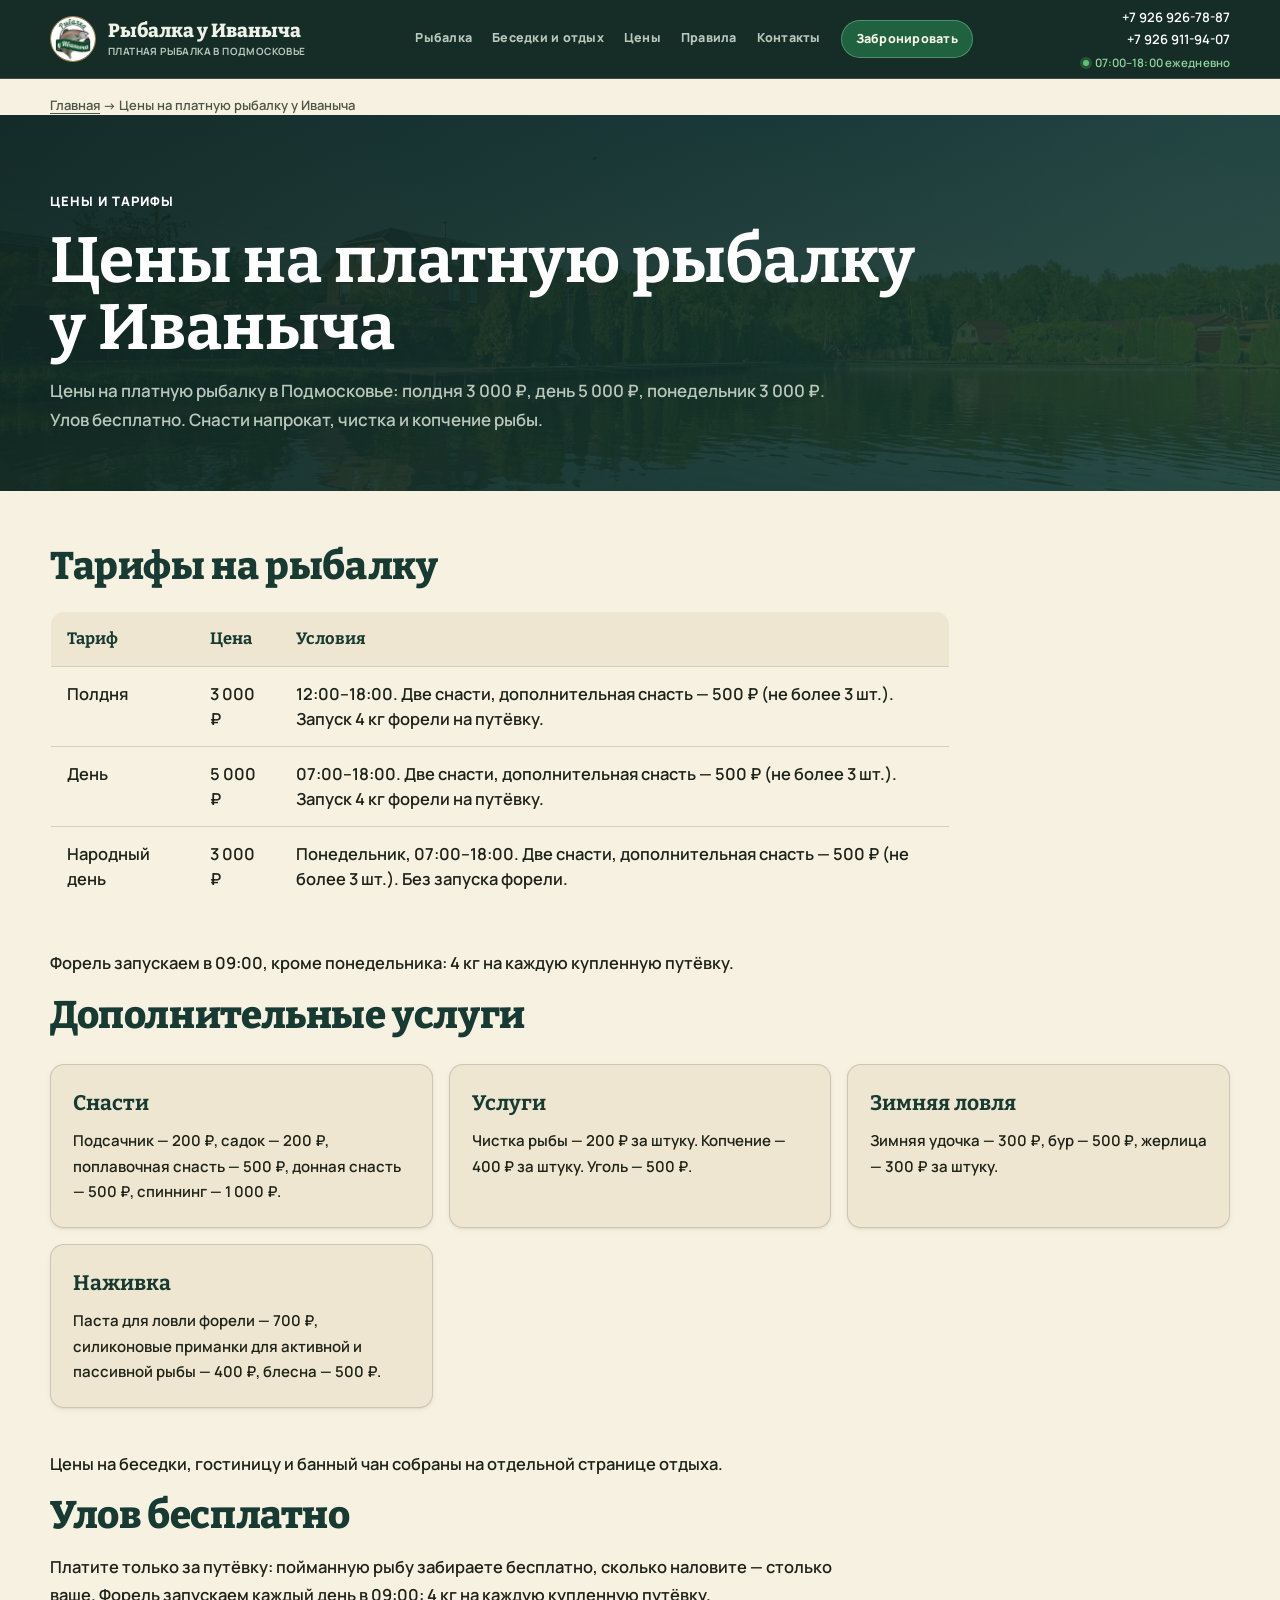
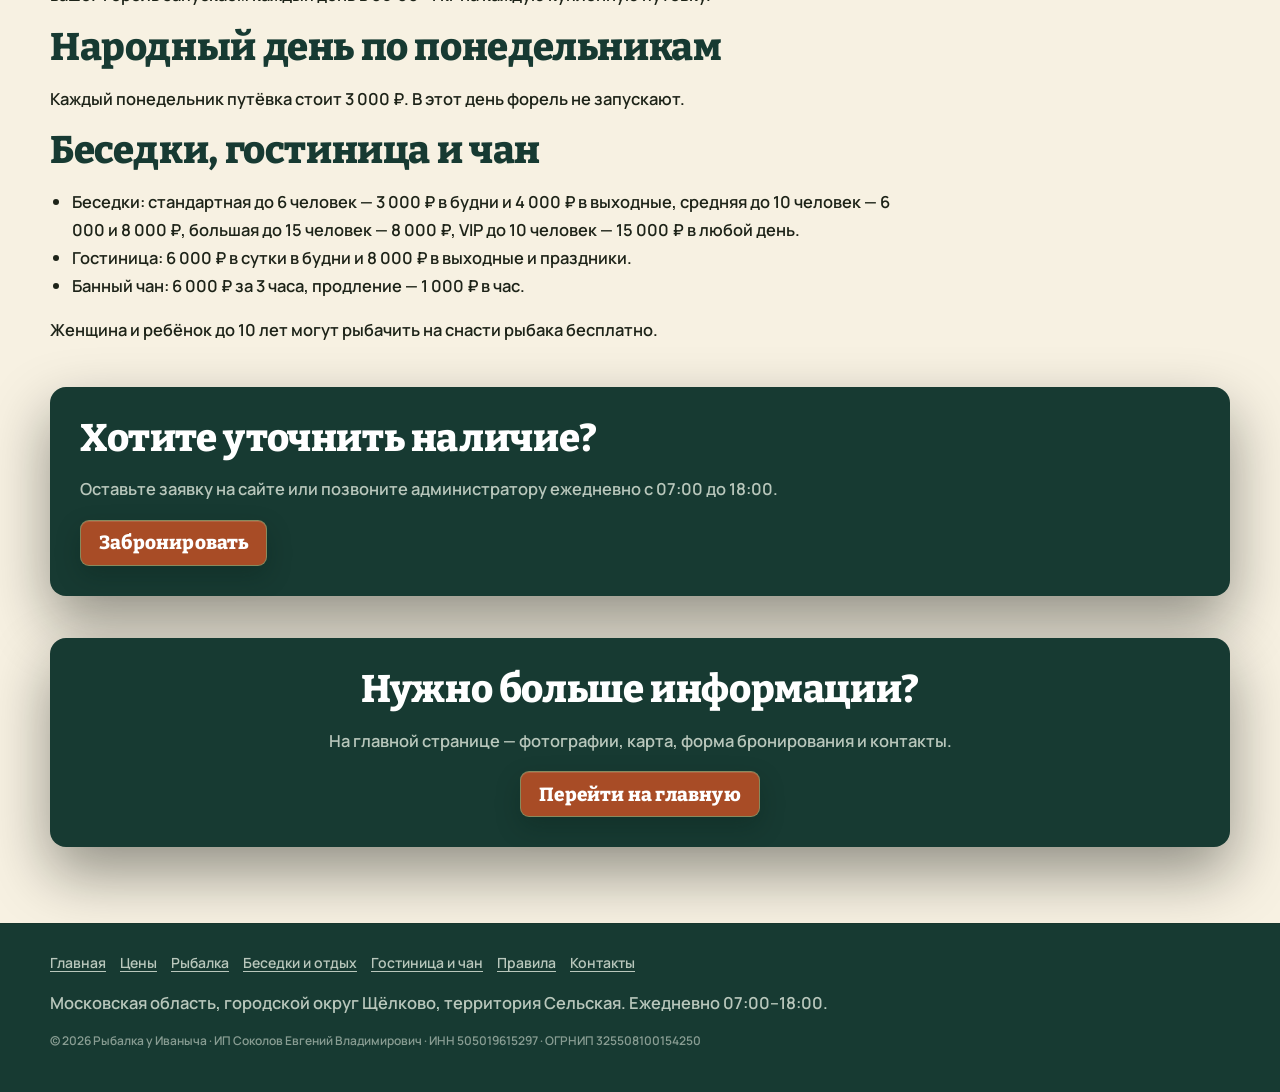
<file: prices/index.html>
<!doctype html><html lang="ru"><head><meta charset="utf-8"><meta name="viewport" content="width=device-width, initial-scale=1"><title>Цены на платную рыбалку в Подмосковье — у Иваныча</title><meta name="robots" content="index,follow"><meta name="description" content="Цены на платную рыбалку в Подмосковье: полдня 3 000 ₽, день 5 000 ₽, понедельник 3 000 ₽. Улов бесплатно. Снасти напрокат, чистка и копчение рыбы."><link rel="canonical" href="https://xn-----6kcacabm7cqk5a2a2cxd8bm.xn--p1ai/prices/"><meta property="og:type" content="website"><meta property="og:title" content="Цены на платную рыбалку в Подмосковье — у Иваныча"><meta property="og:description" content="Цены на платную рыбалку в Подмосковье: полдня 3 000 ₽, день 5 000 ₽, понедельник 3 000 ₽. Улов бесплатно. Снасти напрокат, чистка и копчение рыбы."><meta property="og:url" content="https://xn-----6kcacabm7cqk5a2a2cxd8bm.xn--p1ai/prices/"><meta property="og:site_name" content="Рыбалка у Иваныча"><meta property="og:image" content="https://xn-----6kcacabm7cqk5a2a2cxd8bm.xn--p1ai/images/backgrounds/pagebackground.webp"><meta property="og:locale" content="ru_RU"><link rel="icon" href="../favicon/favicon.ico" sizes="any"><link rel="icon" type="image/png" sizes="32x32" href="../favicon/favicon-32x32.png"><link rel="apple-touch-icon" sizes="180x180" href="../favicon/apple-touch-icon.png"><link rel="manifest" href="../favicon/site.webmanifest"><meta name="theme-color" content="#16302a"><link rel="stylesheet" href="../css/styles.min.css?v=20261037"><link rel="stylesheet" href="../css/seo-pages.min.css?v=20261026"><script type="application/ld+json">{"@context":"https://schema.org","@graph":[{"@context":"https://schema.org","@type":["LocalBusiness","SportsActivityLocation"],"name":"Рыбалка у Иваныча","url":"https://xn-----6kcacabm7cqk5a2a2cxd8bm.xn--p1ai/","image":"https://xn-----6kcacabm7cqk5a2a2cxd8bm.xn--p1ai/images/backgrounds/pagebackground.webp","description":"Платная рыбалка у Иваныча в Подмосковье, деревня Большие Жеребцы, 15 км от МКАД. Рыбалка на карпа, карася, форель и осетра, беседки у воды, домики для проживания и банный чан.","address":{"@type":"PostalAddress","streetAddress":"территория Сельская","addressRegion":"Московская область","addressLocality":"городской округ Щёлково","addressCountry":"RU"},"telephone":["+7-926-926-78-87","+7-926-911-94-07"],"email":"evg9269119407@yandex.ru","openingHours":"Mo-Su 07:00-18:00","priceRange":"₽₽","areaServed":[{"@type":"AdministrativeArea","name":"Москва"},{"@type":"AdministrativeArea","name":"Московская область"}],"availableLanguage":"ru","openingHoursSpecification":[{"@type":"OpeningHoursSpecification","dayOfWeek":["Monday","Tuesday","Wednesday","Thursday","Friday","Saturday","Sunday"],"opens":"07:00","closes":"18:00"}],"hasMap":"https://yandex.ru/maps/-/CXQ3VB7J","knowsAbout":["платная рыбалка","рыбалка в Подмосковье","карп","карась","форель","осётр","беседки у воды","отдых на природе"],"@id":"https://xn-----6kcacabm7cqk5a2a2cxd8bm.xn--p1ai/#business"},{"@type":"WebSite","@id":"https://xn-----6kcacabm7cqk5a2a2cxd8bm.xn--p1ai/#website","url":"https://xn-----6kcacabm7cqk5a2a2cxd8bm.xn--p1ai/","name":"Рыбалка у Иваныча","inLanguage":"ru-RU","publisher":{"@id":"https://xn-----6kcacabm7cqk5a2a2cxd8bm.xn--p1ai/#business"}},{"@context":"https://schema.org","@type":"WebPage","@id":"https://xn-----6kcacabm7cqk5a2a2cxd8bm.xn--p1ai/prices/#webpage","url":"https://xn-----6kcacabm7cqk5a2a2cxd8bm.xn--p1ai/prices/","name":"Цены на платную рыбалку в Подмосковье — у Иваныча","description":"Цены на платную рыбалку в Подмосковье: полдня 3 000 ₽, день 5 000 ₽, понедельник 3 000 ₽. Улов бесплатно. Снасти напрокат, чистка и копчение рыбы.","inLanguage":"ru-RU","isPartOf":{"@id":"https://xn-----6kcacabm7cqk5a2a2cxd8bm.xn--p1ai/#website"},"about":{"@id":"https://xn-----6kcacabm7cqk5a2a2cxd8bm.xn--p1ai/#business"}}]}</script><!-- Yandex.Metrika counter -->
<script>
(function(m,e,t,r,i,k,a){m[i]=m[i]||function(){(m[i].a=m[i].a||[]).push(arguments)};
m[i].l=1*new Date();
for(var j=0;j<document.scripts.length;j++){if(document.scripts[j].src===r){return;}}
k=e.createElement(t),a=e.getElementsByTagName(t)[0],k.async=1,k.src=r,a.parentNode.insertBefore(k,a)})
(window,document,"script","https://mc.yandex.ru/metrika/tag.js","ym");
ym(28138044,"init",{clickmap:true,trackLinks:true,accurateTrackBounce:true,webvisor:true});
document.addEventListener('click',function(e){var a=e.target.closest&&e.target.closest('a[href]');if(!a||!window.ym)return;var h=a.getAttribute('href')||'',g=
h.indexOf('tel:')===0?'phone_click':h.indexOf('yandex.ru/maps')>-1?'map_click':'';
if(g)ym(28138044,'reachGoal',g);},true);
</script>
<noscript><div><img src="https://mc.yandex.ru/watch/28138044" style="position:absolute;left:-9999px" alt=""></div></noscript>
<!-- /Yandex.Metrika counter -->
<script type="application/ld+json">{"@context":"https://schema.org","@type":"BreadcrumbList","itemListElement":[{"@type":"ListItem","position":1,"name":"Главная","item":"https://xn-----6kcacabm7cqk5a2a2cxd8bm.xn--p1ai/"},{"@type":"ListItem","position":2,"name":"Цены","item":"https://xn-----6kcacabm7cqk5a2a2cxd8bm.xn--p1ai/prices/"}]}</script></head><body class="seo-page"><div class="top"><header class="shell"><a class="brand" href="../" aria-label="Рыбалка у Иваныча — на главную"><span class="stamp-mark"><img src="../images/embedded/embedded-0.webp" width="180" height="180" alt="Рыбалка у Иваныча" decoding="async"></span><span class="brand-name">Рыбалка у Иваныча<small>Платная рыбалка в Подмосковье</small></span></a><nav id="nav-menu" aria-label="Основная навигация"><a href="../fishing/">Рыбалка</a><a href="../gazebos/">Беседки и отдых</a><a href="../prices/">Цены</a><a href="../rules/">Правила</a><a href="../contacts/">Контакты</a><a href="../#booking" class="nav-book">Забронировать</a></nav><div class="contacts"><a href="tel:+79269267887">+7 926 926-78-87</a><br><a href="tel:+79269119407">+7 926 911-94-07</a><br><span class="online">07:00–18:00 ежедневно</span></div></header></div><div class="seo-breadcrumbs"><div class="shell"><a href="../">Главная</a> → Цены на платную рыбалку у Иваныча</div></div><main><section class="page-hero"><div class="shell"><span class="eyebrow">Цены и тарифы</span><h1>Цены на платную рыбалку у Иваныча</h1><p>Цены на платную рыбалку в Подмосковье: полдня 3 000 ₽, день 5 000 ₽, понедельник 3 000 ₽. Улов бесплатно. Снасти напрокат, чистка и копчение рыбы.</p></div></section><section class="seo-content"><div class="shell"><h2>Тарифы на рыбалку</h2><table class="seo-table"><thead><tr><th>Тариф</th><th>Цена</th><th>Условия</th></tr></thead><tbody><tr><td>Полдня</td><td>3 000 <span class="rub-symbol">₽</span></td><td>12:00–18:00. Две снасти, дополнительная снасть — 500 <span class="rub-symbol">₽</span> (не более 3 шт.). Запуск 4 кг форели на путёвку.</td></tr><tr><td>День</td><td>5 000 <span class="rub-symbol">₽</span></td><td>07:00–18:00. Две снасти, дополнительная снасть — 500 <span class="rub-symbol">₽</span> (не более 3 шт.). Запуск 4 кг форели на путёвку.</td></tr><tr><td>Народный день</td><td>3 000 <span class="rub-symbol">₽</span></td><td>Понедельник, 07:00–18:00. Две снасти, дополнительная снасть — 500 <span class="rub-symbol">₽</span> (не более 3 шт.). Без запуска форели.</td></tr></tbody></table><p>Форель запускаем в 09:00, кроме понедельника: 4 кг на каждую купленную путёвку.</p><h2>Дополнительные услуги</h2><div class="seo-cards"><article class="seo-card"><h3>Снасти</h3><p>Подсачник — 200 <span class="rub-symbol">₽</span>, садок — 200 <span class="rub-symbol">₽</span>, поплавочная снасть — 500 <span class="rub-symbol">₽</span>, донная снасть — 500 <span class="rub-symbol">₽</span>, спиннинг — 1 000 <span class="rub-symbol">₽</span>.</p></article><article class="seo-card"><h3>Услуги</h3><p>Чистка рыбы — 200 <span class="rub-symbol">₽</span> за штуку. Копчение — 400 <span class="rub-symbol">₽</span> за штуку. Уголь — 500 <span class="rub-symbol">₽</span>.</p></article><article class="seo-card"><h3>Зимняя ловля</h3><p>Зимняя удочка — 300 <span class="rub-symbol">₽</span>, бур — 500 <span class="rub-symbol">₽</span>, жерлица — 300 <span class="rub-symbol">₽</span> за штуку.</p></article><article class="seo-card"><h3>Наживка</h3><p>Паста для ловли форели — 700 <span class="rub-symbol">₽</span>, силиконовые приманки для активной и пассивной рыбы — 400 <span class="rub-symbol">₽</span>, блесна — 500 <span class="rub-symbol">₽</span>.</p></article></div><p>Цены на беседки, гостиницу и банный чан собраны на отдельной странице отдыха.</p><h2>Улов бесплатно</h2><p>Платите только за путёвку: пойманную рыбу забираете бесплатно, сколько наловите — столько ваше. Форель запускаем каждый день в 09:00: 4 кг на каждую купленную путёвку.</p><h2>Народный день по понедельникам</h2><p>Каждый понедельник путёвка стоит 3 000 <span class="rub-symbol">₽</span>. В этот день форель не запускают.</p><h2>Беседки, гостиница и чан</h2><ul><li><a href="../gazebos/">Беседки</a>: стандартная до 6 человек — 3 000 <span class="rub-symbol">₽</span> в будни и 4 000 <span class="rub-symbol">₽</span> в выходные, средняя до 10 человек — 6 000 и 8 000 <span class="rub-symbol">₽</span>, большая до 15 человек — 8 000 <span class="rub-symbol">₽</span>, VIP до 10 человек — 15 000 <span class="rub-symbol">₽</span> в любой день.</li><li><a href="../hotel/">Гостиница</a>: 6 000 <span class="rub-symbol">₽</span> в сутки в будни и 8 000 <span class="rub-symbol">₽</span> в выходные и праздники.</li><li><a href="../hotel/">Банный чан</a>: 6 000 <span class="rub-symbol">₽</span> за 3 часа, продление — 1 000 <span class="rub-symbol">₽</span> в час.</li></ul><p>Женщина и ребёнок до 10 лет могут рыбачить на снасти рыбака бесплатно.</p><div class="seo-cta"><h2>Хотите уточнить наличие?</h2><p>Оставьте заявку на сайте или позвоните администратору ежедневно с 07:00 до 18:00.</p><a class="btn btn--green" href="../#booking">Забронировать</a></div><div class="seo-cta official-site-cta"><h2>Нужно больше информации?</h2><p>На главной странице — фотографии, карта, форма бронирования и контакты.</p><a class="btn btn--green" href="../">Перейти на главную</a></div></div></section></main><footer class="seo-footer"><div class="shell"><div class="seo-footer-links"><a href="../">Главная</a><a href="../prices/">Цены</a><a href="../fishing/">Рыбалка</a><a href="../gazebos/">Беседки и отдых</a><a href="../hotel/">Гостиница и чан</a><a href="../rules/">Правила</a><a href="../contacts/">Контакты</a></div><p>Московская область, городской округ Щёлково, территория Сельская. Ежедневно 07:00–18:00.</p><p class="footer-legal">© 2026 Рыбалка у Иваныча · ИП Соколов Евгений Владимирович · ИНН 505019615297 · ОГРНИП 325508100154250</p></div></footer></body></html>
</file>
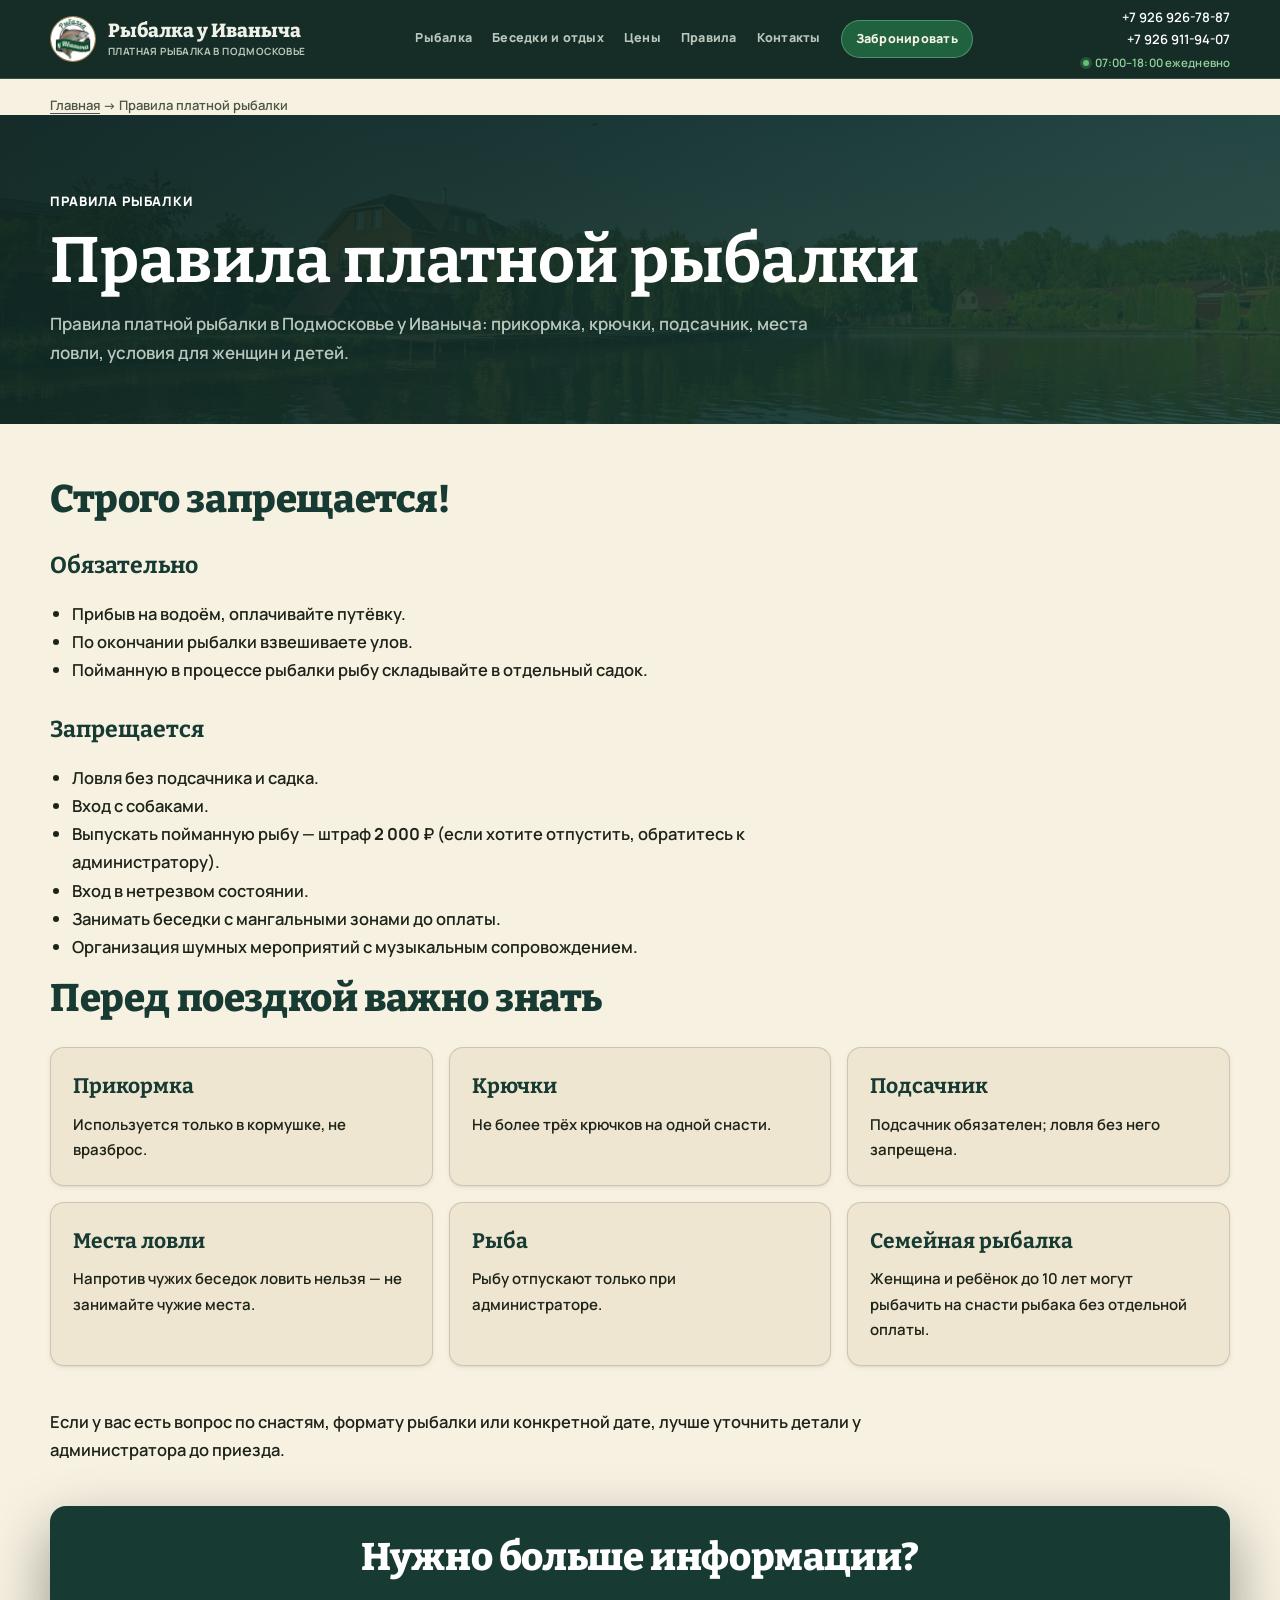
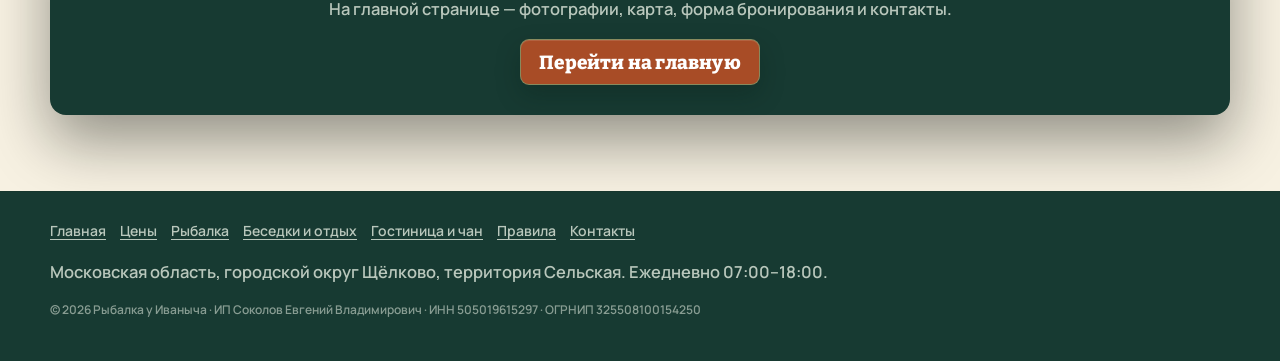
<file: rules/index.html>
<!doctype html><html lang="ru"><head><meta charset="utf-8"><meta name="viewport" content="width=device-width, initial-scale=1"><title>Правила платной рыбалки в Подмосковье — Рыбалка у Иваныча</title><meta name="robots" content="index,follow"><meta name="description" content="Правила платной рыбалки в Подмосковье у Иваныча: прикормка, крючки, подсачник, места ловли, условия для женщин и детей."><link rel="canonical" href="https://xn-----6kcacabm7cqk5a2a2cxd8bm.xn--p1ai/rules/"><meta property="og:type" content="website"><meta property="og:title" content="Правила платной рыбалки в Подмосковье — Рыбалка у Иваныча"><meta property="og:description" content="Правила платной рыбалки в Подмосковье у Иваныча: прикормка, крючки, подсачник, места ловли, условия для женщин и детей."><meta property="og:url" content="https://xn-----6kcacabm7cqk5a2a2cxd8bm.xn--p1ai/rules/"><meta property="og:site_name" content="Рыбалка у Иваныча"><meta property="og:image" content="https://xn-----6kcacabm7cqk5a2a2cxd8bm.xn--p1ai/images/backgrounds/pagebackground.webp"><meta property="og:locale" content="ru_RU"><link rel="icon" href="../favicon/favicon.ico" sizes="any"><link rel="icon" type="image/png" sizes="32x32" href="../favicon/favicon-32x32.png"><link rel="apple-touch-icon" sizes="180x180" href="../favicon/apple-touch-icon.png"><link rel="manifest" href="../favicon/site.webmanifest"><meta name="theme-color" content="#16302a"><link rel="stylesheet" href="../css/styles.min.css?v=20261037"><link rel="stylesheet" href="../css/seo-pages.min.css?v=20261025"><script type="application/ld+json">{"@context":"https://schema.org","@graph":[{"@context":"https://schema.org","@type":["LocalBusiness","SportsActivityLocation"],"name":"Рыбалка у Иваныча","url":"https://xn-----6kcacabm7cqk5a2a2cxd8bm.xn--p1ai/","image":"https://xn-----6kcacabm7cqk5a2a2cxd8bm.xn--p1ai/images/backgrounds/pagebackground.webp","description":"Платная рыбалка у Иваныча в Подмосковье, деревня Большие Жеребцы, 15 км от МКАД. Рыбалка на карпа, карася, форель и осетра, беседки у воды, домики для проживания и банный чан.","address":{"@type":"PostalAddress","streetAddress":"территория Сельская","addressRegion":"Московская область","addressLocality":"городской округ Щёлково","addressCountry":"RU"},"telephone":["+7-926-926-78-87","+7-926-911-94-07"],"email":"evg9269119407@yandex.ru","openingHours":"Mo-Su 07:00-18:00","priceRange":"₽₽","areaServed":[{"@type":"AdministrativeArea","name":"Москва"},{"@type":"AdministrativeArea","name":"Московская область"}],"availableLanguage":"ru","openingHoursSpecification":[{"@type":"OpeningHoursSpecification","dayOfWeek":["Monday","Tuesday","Wednesday","Thursday","Friday","Saturday","Sunday"],"opens":"07:00","closes":"18:00"}],"hasMap":"https://yandex.ru/maps/-/CXQ3VB7J","knowsAbout":["платная рыбалка","рыбалка в Подмосковье","карп","карась","форель","осётр","беседки у воды","отдых на природе"],"@id":"https://xn-----6kcacabm7cqk5a2a2cxd8bm.xn--p1ai/#business"},{"@type":"WebSite","@id":"https://xn-----6kcacabm7cqk5a2a2cxd8bm.xn--p1ai/#website","url":"https://xn-----6kcacabm7cqk5a2a2cxd8bm.xn--p1ai/","name":"Рыбалка у Иваныча","inLanguage":"ru-RU","publisher":{"@id":"https://xn-----6kcacabm7cqk5a2a2cxd8bm.xn--p1ai/#business"}},{"@context":"https://schema.org","@type":"WebPage","@id":"https://xn-----6kcacabm7cqk5a2a2cxd8bm.xn--p1ai/rules/#webpage","url":"https://xn-----6kcacabm7cqk5a2a2cxd8bm.xn--p1ai/rules/","name":"Правила платной рыбалки в Подмосковье — Рыбалка у Иваныча","description":"Правила платной рыбалки в Подмосковье у Иваныча: прикормка, крючки, подсачник, места ловли, условия для женщин и детей.","inLanguage":"ru-RU","isPartOf":{"@id":"https://xn-----6kcacabm7cqk5a2a2cxd8bm.xn--p1ai/#website"},"about":{"@id":"https://xn-----6kcacabm7cqk5a2a2cxd8bm.xn--p1ai/#business"}}]}</script><!-- Yandex.Metrika counter -->
<script>
(function(m,e,t,r,i,k,a){m[i]=m[i]||function(){(m[i].a=m[i].a||[]).push(arguments)};
m[i].l=1*new Date();
for(var j=0;j<document.scripts.length;j++){if(document.scripts[j].src===r){return;}}
k=e.createElement(t),a=e.getElementsByTagName(t)[0],k.async=1,k.src=r,a.parentNode.insertBefore(k,a)})
(window,document,"script","https://mc.yandex.ru/metrika/tag.js","ym");
ym(28138044,"init",{clickmap:true,trackLinks:true,accurateTrackBounce:true,webvisor:true});
document.addEventListener('click',function(e){var a=e.target.closest&&e.target.closest('a[href]');if(!a||!window.ym)return;var h=a.getAttribute('href')||'',g=
h.indexOf('tel:')===0?'phone_click':h.indexOf('yandex.ru/maps')>-1?'map_click':'';
if(g)ym(28138044,'reachGoal',g);},true);
</script>
<noscript><div><img src="https://mc.yandex.ru/watch/28138044" style="position:absolute;left:-9999px" alt=""></div></noscript>
<!-- /Yandex.Metrika counter -->
<script type="application/ld+json">{"@context":"https://schema.org","@type":"BreadcrumbList","itemListElement":[{"@type":"ListItem","position":1,"name":"Главная","item":"https://xn-----6kcacabm7cqk5a2a2cxd8bm.xn--p1ai/"},{"@type":"ListItem","position":2,"name":"Правила","item":"https://xn-----6kcacabm7cqk5a2a2cxd8bm.xn--p1ai/rules/"}]}</script></head><body class="seo-page"><div class="top"><header class="shell"><a class="brand" href="../" aria-label="Рыбалка у Иваныча — на главную"><span class="stamp-mark"><img src="../images/embedded/embedded-0.webp" width="180" height="180" alt="Рыбалка у Иваныча" decoding="async"></span><span class="brand-name">Рыбалка у Иваныча<small>Платная рыбалка в Подмосковье</small></span></a><nav id="nav-menu" aria-label="Основная навигация"><a href="../fishing/">Рыбалка</a><a href="../gazebos/">Беседки и отдых</a><a href="../prices/">Цены</a><a href="../rules/">Правила</a><a href="../contacts/">Контакты</a><a href="../#booking" class="nav-book">Забронировать</a></nav><div class="contacts"><a href="tel:+79269267887">+7 926 926-78-87</a><br><a href="tel:+79269119407">+7 926 911-94-07</a><br><span class="online">07:00–18:00 ежедневно</span></div></header></div><div class="seo-breadcrumbs"><div class="shell"><a href="../">Главная</a> → Правила платной рыбалки</div></div><main><section class="page-hero"><div class="shell"><span class="eyebrow">Правила рыбалки</span><h1>Правила платной рыбалки</h1><p>Правила платной рыбалки в Подмосковье у Иваныча: прикормка, крючки, подсачник, места ловли, условия для женщин и детей.</p></div></section><section class="seo-content"><div class="shell"><h2>Строго запрещается!</h2><h3>Обязательно</h3><ul><li>Прибыв на водоём, оплачивайте путёвку.</li><li>По окончании рыбалки взвешиваете улов.</li><li>Пойманную в процессе рыбалки рыбу складывайте в отдельный садок.</li></ul><h3>Запрещается</h3><ul><li>Ловля без подсачника и садка.</li><li>Вход с собаками.</li><li>Выпускать пойманную рыбу&nbsp;— штраф <strong>2&nbsp;000&nbsp;<span class="rub-symbol">₽</span></strong> (если хотите отпустить, обратитесь к администратору).</li><li>Вход в нетрезвом состоянии.</li><li>Занимать беседки с мангальными зонами до оплаты.</li><li>Организация шумных мероприятий с музыкальным сопровождением.</li></ul><h2>Перед поездкой важно знать</h2><div class="seo-cards"><article class="seo-card"><h3>Прикормка</h3><p>Используется только в кормушке, не вразброс.</p></article><article class="seo-card"><h3>Крючки</h3><p>Не более трёх крючков на одной снасти.</p></article><article class="seo-card"><h3>Подсачник</h3><p>Подсачник обязателен; ловля без него запрещена.</p></article><article class="seo-card"><h3>Места ловли</h3><p>Напротив чужих беседок ловить нельзя — не занимайте чужие места.</p></article><article class="seo-card"><h3>Рыба</h3><p>Рыбу отпускают только при администраторе.</p></article><article class="seo-card"><h3>Семейная рыбалка</h3><p>Женщина и ребёнок до 10 лет могут рыбачить на снасти рыбака без отдельной оплаты.</p></article></div><p>Если у вас есть вопрос по снастям, формату рыбалки или конкретной дате, лучше уточнить детали у администратора до приезда.</p><div class="seo-cta official-site-cta"><h2>Нужно больше информации?</h2><p>На главной странице — фотографии, карта, форма бронирования и контакты.</p><a class="btn btn--green" href="../">Перейти на главную</a></div></div></section></main><footer class="seo-footer"><div class="shell"><div class="seo-footer-links"><a href="../">Главная</a><a href="../prices/">Цены</a><a href="../fishing/">Рыбалка</a><a href="../gazebos/">Беседки и отдых</a><a href="../hotel/">Гостиница и чан</a><a href="../rules/">Правила</a><a href="../contacts/">Контакты</a></div><p>Московская область, городской округ Щёлково, территория Сельская. Ежедневно 07:00–18:00.</p><p class="footer-legal">© 2026 Рыбалка у Иваныча · ИП Соколов Евгений Владимирович · ИНН 505019615297 · ОГРНИП 325508100154250</p></div></footer></body></html>
</file>
<file: css/map-booking.css>
/* Схема территории: выбор даты, занято/свободно, бронь с карты */
.map-cal{margin:0 0 16px}
.mc-bar{display:flex;align-items:stretch;gap:8px}
.mc-strip{position:relative;display:flex;gap:6px;flex:1;min-width:0;overflow-x:auto;scroll-snap-type:x proximity;padding:4px 2px 8px;scrollbar-width:thin;-webkit-overflow-scrolling:touch}
.mc-d{flex:0 0 58px;scroll-snap-align:start;display:flex;flex-direction:column;align-items:center;gap:1px;padding:5px 0 8px;border:1px solid var(--border);border-radius:10px;background:color-mix(in srgb,var(--bg) 90%,transparent);color:var(--fg);font:inherit;cursor:pointer;transition:background .15s,border-color .15s}
.mc-d:hover{border-color:var(--brass)}
.mc-mon{height:12px;font-size:10px;font-weight:800;letter-spacing:.08em;text-transform:uppercase;color:var(--brass)}
.mc-wd{font-size:11px;font-weight:700;letter-spacing:.06em;text-transform:uppercase;color:var(--fg-soft)}
.mc-d b{font:800 22px/1.1 var(--font-display)}
.mc-d.is-we b,.mc-d.is-we .mc-wd{color:var(--accent)}
.mc-m{display:block;position:relative;width:34px;height:4px;margin-top:5px;border-radius:2px;overflow:hidden;background:color-mix(in srgb,var(--p-ink) 14%,transparent)}
.mc-m::before{content:'';position:absolute;inset:0 auto 0 0;width:calc(var(--f,0) * 100%);background:var(--green)}
.mc-d[data-s="some"] .mc-m::before{background:var(--brass)}
.mc-d[data-s="none"] .mc-m::before{background:var(--accent)}
.mc-d.is-on{background:var(--p-river-deep);border-color:var(--p-river-deep);color:#f4eddf}
.mc-d.is-on b,.mc-d.is-on.is-we b{color:#f0cf83}
.mc-d.is-on .mc-wd,.mc-d.is-on.is-we .mc-wd{color:#cfd9cf}
.mc-d.is-on .mc-m{background:rgba(255,255,255,.22)}
.mc-arrow{flex:0 0 36px;border:1px solid var(--border);border-radius:10px;background:transparent;color:var(--fg);font-size:22px;line-height:1;cursor:pointer}
.mc-arrow:hover{border-color:var(--brass)}
.mc-foot{display:flex;flex-wrap:wrap;align-items:center;gap:8px 16px;margin-top:6px}
.mc-pick{display:flex;align-items:center;gap:8px;font-size:12px;font-weight:800;letter-spacing:.04em;text-transform:uppercase;color:var(--fg-soft)}
.mc-pick input{font:700 14px var(--font-body);padding:6px 8px;border:1px solid var(--border);border-radius:6px;background:transparent;color:var(--fg)}
.mc-sum{margin:0;flex:1 1 260px;font-size:13.5px;line-height:1.5;color:var(--fg-soft)}
.mc-sum b{color:var(--fg)}
@media(max-width:760px){.mc-arrow{display:none}.mc-d{flex-basis:52px}.mc-d b{font-size:20px}}

.map-marker.is-busy .map-pin img{filter:grayscale(1) brightness(.85) drop-shadow(0 2px 3px rgba(0,0,0,.5));opacity:.55}
.map-marker.is-busy.is-selected .map-pin img{filter:grayscale(1) drop-shadow(0 0 4px #f0cf83)}
.map-marker.is-free .map-label{background:rgba(31,96,64,.96);border-color:#8fd39b}
.map-marker.is-busy .map-label{background:rgba(124,54,24,.96);border-color:#e7a98a;color:#ff6b61}
.map-status{display:none;position:absolute;left:50%;top:calc(100% + 4px);transform:translateX(-50%);white-space:nowrap;font-size:10px;font-weight:800;letter-spacing:.02em;line-height:1;pointer-events:none;text-shadow:0 1px 2px rgba(0,0,0,.85),0 0 4px rgba(0,0,0,.6)}
.map-marker.is-free .map-status{display:block;color:#8fd39b}
.map-marker.is-busy .map-status{display:block;color:#ff6b61}
@media(max-width:760px){.map-status{font-size:6.5px;top:calc(100% + 2px)}}
.map-key{display:flex;flex-wrap:wrap;gap:6px 18px;margin:10px 0 0;font-size:12px;font-weight:700;color:var(--fg-soft)}
.map-key .k::before{content:'';display:inline-block;width:10px;height:10px;margin-right:6px;border-radius:50%;background:var(--green)}
.map-key .k--busy::before{background:var(--accent)}

.mb-avail{margin-top:12px;padding:9px 12px;border-left:3px solid;border-radius:3px;font:700 12.5px/1.4 var(--font-body,system-ui)}
.mb-avail.is-free{background:#e4f1e8;color:#1d4d33;border-color:#2f7d54}
.mb-avail.is-busy{background:#f6e2d8;color:#6e2f14;border-color:#a84c26}
.mb-avail.is-unknown{background:#efe9d7;color:#4d5646;border-color:#a3823f}
.mb-actions{flex-wrap:wrap}
.mb-btn--book{order:-1;flex:1 0 100%;display:block;text-align:center;text-decoration:none;background:#2f7d54;color:#fff;border:1px solid #2f7d54}
.mb-btn--book:hover{filter:brightness(1.08)}

/* Упрощённая заявка: только дата, имя и телефон. */
.bw-tabs{display:none !important}
#bookingForm > .bw-req:not(.bw-date-request),#bookingForm > .bw-sub,#bookingForm > label.bw-req,#bookingForm > .bw-sum,#bookingForm > .bw-warn,#bookingForm > .bw-row + label{display:none !important}
#bookingForm .bw-row{display:grid;grid-template-columns:1fr;gap:12px}
#bookingForm .bw-date-request .bw-quick{display:none}
#bookingForm .bw-date-request .bw-cal{margin-top:8px}
/* Иконки занятых объектов остаются полностью видимыми; статусы контрастнее. */
.map-marker.is-busy .map-pin img,.map-marker.is-busy.is-selected .map-pin img{opacity:1 !important;filter:grayscale(1) brightness(.82) drop-shadow(0 2px 3px rgba(0,0,0,.65)) !important}
.map-marker .map-status{font-size:13px;font-weight:900;letter-spacing:.03em;padding:4px 7px;border-radius:5px;background:rgba(15,20,16,.92);text-shadow:0 1px 2px #000,0 0 5px #000;z-index:5}
.map-marker.is-free .map-status{color:#8ff0a8}
.map-marker.is-busy .map-status{color:#ff8b78}
@media(max-width:760px){.map-marker .map-status{font-size:10px;padding:3px 5px;top:calc(100% + 3px)}}

/* Desktop booking calendar refinement: compact, legible, balanced grid. */
#bookingForm .bw-date-request .bw-cal{width:100%;max-width:760px;margin:10px auto 0;padding:18px 20px 14px;border:1px solid #ded6c5;border-radius:16px;background:#fffdf8;box-shadow:0 8px 24px rgba(35,38,25,.07)}
#bookingForm .bw-cal__head{display:grid;grid-template-columns:44px minmax(0,1fr) 44px;align-items:center;gap:12px;margin:0 0 12px}
#bookingForm .bw-cal__head b{font:800 clamp(19px,1.8vw,24px)/1.2 var(--font-display);text-align:center;color:#1d2a20;letter-spacing:-.02em}
#bookingForm .bw-cal__head button{width:44px;height:44px;border:1px solid #e3d8bf;border-radius:11px;background:#f5edda;color:#243127;font-size:25px;line-height:1;cursor:pointer;transition:background .15s,border-color .15s,transform .15s}
#bookingForm .bw-cal__head button:hover:not(:disabled){background:#e9d7ad;border-color:#b38a3b;transform:translateY(-1px)}
#bookingForm .bw-cal__head button:disabled{opacity:.35;cursor:not-allowed}
#bookingForm .bw-cal__grid{display:grid;grid-template-columns:repeat(7,minmax(0,1fr));gap:5px;align-items:stretch}
#bookingForm .bw-cal__grid>span{display:grid;place-items:center;min-height:30px;margin-bottom:3px;color:#65705f;font:800 12px/1 var(--font-body);letter-spacing:.04em;text-transform:uppercase}
#bookingForm .bw-cal__grid>i{display:block;min-height:clamp(48px,5.2vw,64px)}
#bookingForm .bw-cal__grid .bw-d{position:relative;display:flex;align-items:center;justify-content:center;min-width:0;min-height:clamp(48px,5.2vw,64px);padding:8px 4px;border:1px solid transparent;border-radius:11px;background:#f7f5ee;color:#263127;font:800 clamp(16px,1.5vw,20px)/1 var(--font-body);cursor:pointer;transition:background .15s,border-color .15s,transform .15s,box-shadow .15s}
#bookingForm .bw-cal__grid .bw-d:hover:not(:disabled):not(.is-busy){background:#efe4c9;border-color:#c6a65f;transform:translateY(-1px)}
#bookingForm .bw-cal__grid .bw-d.is-we{color:#b34527;background:#fbf0e8}
#bookingForm .bw-cal__grid .bw-d.is-today{box-shadow:inset 0 0 0 1.5px #b38a3b}
#bookingForm .bw-cal__grid .bw-d.is-sel{background:#173a32;border-color:#173a32;color:#fff8e8;box-shadow:0 3px 8px rgba(15,38,34,.2)}
#bookingForm .bw-cal__grid .bw-d.is-sel.is-we{color:#ffcfad}
#bookingForm .bw-cal__grid .bw-d:disabled{background:transparent;color:#b9b9b1;cursor:not-allowed}
#bookingForm .bw-cal__grid .bw-d.is-busy{display:flex;flex-direction:column;gap:5px;background:#fff0ec;border:1px solid #e6a494;color:#a93422;text-decoration:none;cursor:not-allowed;font-size:clamp(14px,1.2vw,17px)}
#bookingForm .bw-cal__grid .bw-d.is-busy::after{position:static;display:block;content:"ЗАНЯТО";font:900 9px/1 var(--font-body);letter-spacing:.04em;color:#a93422;text-decoration:none}
#bookingForm .bw-legend{margin:14px 2px 0;padding-top:12px;border-top:1px solid #eee5d4;color:#596253;font-size:12.5px;line-height:1.5}
#bookingForm .bw-legend b{color:#a94327}
#bookingForm .bw-cal__msg{padding:10px 12px;border-radius:8px;background:#fff0ec}
@media(min-width:1000px){#bookingForm .bw-date-request .bw-cal{max-width:700px;padding:16px 18px 12px}#bookingForm .bw-cal__grid{gap:6px}#bookingForm .bw-cal__grid>i,#bookingForm .bw-cal__grid .bw-d{min-height:54px}}
@media(max-width:680px){#bookingForm .bw-date-request .bw-cal{padding:12px 10px 10px;border-radius:12px}#bookingForm .bw-cal__head{grid-template-columns:36px minmax(0,1fr) 36px;gap:8px}#bookingForm .bw-cal__head button{width:36px;height:36px}#bookingForm .bw-cal__grid{gap:3px}#bookingForm .bw-cal__grid>i,#bookingForm .bw-cal__grid .bw-d{min-height:42px}#bookingForm .bw-cal__grid .bw-d{border-radius:8px;font-size:15px}#bookingForm .bw-cal__grid .bw-d.is-busy::after{font-size:7px}#bookingForm .bw-legend{font-size:11.5px}}


/* Booking intro: restrained quote-style note */
.booking-heading .booking-intro--quote{
  display:block;
  max-width:760px;
  margin-top:14px;
  padding:3px 0 3px 16px;
  border:0;
  border-left:4px solid #528766;
  border-radius:0;
  background:transparent;
  box-shadow:none;
  color:var(--fg);
}
.booking-intro--quote .booking-intro__content{padding:0}
.booking-intro--quote .booking-intro__content strong{
  margin:0 0 5px;
  color:#386c4f;
  font-size:13px;
  font-weight:800;
  line-height:1.4;
}
.booking-heading .booking-intro--quote .booking-intro__content p{
  max-width:680px;
  margin:0;
  color:#26352a;
  font-size:16px;
  font-weight:600;
  line-height:1.6;
}
@media(max-width:680px){
  .booking-heading .booking-intro--quote{margin-top:10px;padding-left:12px;border-left-width:3px}
  .booking-heading .booking-intro--quote .booking-intro__content p{font-size:14px;line-height:1.5}
}

/* Readable description callouts: clear contrast, comfortable type and restrained framing */
.section-lead,
.tf-note,
.map-head > div > p{
  border:1px solid #d9ddce;
  border-left:4px solid #386c4f;
  border-radius:12px;
  padding:14px 17px;
  background:rgba(247, 241, 226, .94);
  color:#202a22 !important;
  font-size:18px;
  font-weight:600;
  line-height:1.55;
  opacity:1;
  max-width:780px;
  box-shadow:0 3px 10px rgba(25, 39, 27, .06);
}
.section-lead{margin-top:12px;margin-bottom:22px}
.tf-note{margin-top:16px;margin-bottom:22px}
.map-head > div > p{margin-top:8px;margin-bottom:0}
@media(max-width:680px){
  .section-lead,.tf-note,.map-head > div > p{
    padding:12px 13px;
    border-left-width:4px;
    border-radius:10px;
    font-size:16px;
    line-height:1.55;
  }
}

/* Unified readable intro notes: same restrained quote treatment across sections. */
#hotel > .shell > .section-lead,
#territory-map .map-head > div > p,
#price .tf-note {
  box-sizing: border-box;
  max-width: 780px;
  margin-top: 12px;
  margin-bottom: 22px;
  padding: 2px 0 2px 16px;
  border: 0;
  border-left: 4px solid #477b5d;
  border-radius: 0;
  background: transparent;
  box-shadow: none;
  color: #26352a;
  font-size: 18px;
  font-weight: 650;
  line-height: 1.55;
  opacity: 1;
}
#territory-map .map-head > div > p { max-width: 780px; margin-bottom: 0; }
#price .tf-note b { color: #173a32; font-weight: 800; }
@media (max-width: 700px) {
  #hotel > .shell > .section-lead,
  #territory-map .map-head > div > p,
  #price .tf-note {
    max-width: 100%;
    margin-top: 10px;
    margin-bottom: 18px;
    padding-left: 13px;
    border-left-width: 3px;
    font-size: 16px;
    line-height: 1.55;
  }
  #territory-map .map-head > div > p { margin-bottom: 0; }
}
</file>
<file: css/page-a.min.css>
.quicklinks{padding:18px 0 72px;margin-top:-20px}.ql-grid{gap:14px}.ql-card{position:relative;min-height:58px;padding:10px 58px;border-radius:20px;background:linear-gradient(180deg,#f5f2e038,#ebe8d61f);border:1px solid rgba(239,231,202,.38);box-shadow:0 10px 28px #05120d38,inset 0 1px #ffffff47,inset 0 -1px #0000001f;backdrop-filter:blur(10px) saturate(110%);-webkit-backdrop-filter:blur(10px) saturate(110%);transition:transform .3s cubic-bezier(.22,.85,.3,1),box-shadow .3s ease,border-color .3s ease,background .3s ease}.ql-card:before{content:"";position:absolute;inset:1px 1px auto;height:42%;border-radius:19px 19px 12px 12px;background:linear-gradient(180deg,rgba(255,255,255,.14),transparent);pointer-events:none;z-index:0}.ql-card .ql-left{width:100%;justify-content:center;position:relative;z-index:2}.ql-card .ql-text{align-items:center}.ql-card .ql-label{font-family:var(--font-display);font-size:19px;font-weight:900;font-style:normal;line-height:1.1;letter-spacing:.01em;text-transform:none;text-align:center;white-space:nowrap;text-shadow:0 1px 1px rgba(255,255,255,.16)}.ql-card .ql-arrow{right:16px;width:30px;height:30px;padding:5px;border:0;background:transparent;color:var(--brand);position:absolute;z-index:3;transition:transform .28s cubic-bezier(.22,.85,.3,1),color .25s ease}.ql-card:hover{transform:translateY(-3px);background:linear-gradient(180deg,#f5f2e047,#ebe8d62b);border-color:#c9a45ead;box-shadow:0 16px 38px #05120d47,inset 0 1px #ffffff52,0 0 0 1px #c9a45e14}.ql-card:hover .ql-arrow{background:transparent;border-color:transparent;color:var(--brass);transform:translate(4px)}.ql-card:hover .ql-label{color:var(--brand)}@media(max-width:900px){.ql-grid{grid-template-columns:1fr;gap:10px}.ql-card{min-height:56px}}@media(max-width:680px){.ql-card{padding:10px 44px;justify-content:center}.ql-card .ql-left{justify-content:center}.ql-card .ql-text{align-items:center}.ql-card .ql-label{font-size:19px}}@media(max-width:360px){.ql-card .ql-label{font-size:17px}}.fish-card{perspective:1000px;cursor:pointer;-webkit-tap-highlight-color:transparent;outline:none;border-radius:16px}.fish-card__inner{position:relative;display:grid;height:100%;transform-style:preserve-3d;transition:transform .6s cubic-bezier(.22,.85,.3,1)}.fish-card.is-flipped .fish-card__inner{transform:rotateY(180deg)}.fish-card__face{grid-area:1/1;-webkit-backface-visibility:hidden;backface-visibility:hidden;border-radius:16px;box-shadow:var(--shadow-rest);min-height:220px;box-sizing:border-box}.fish-card__front{position:relative;padding:28px 28px 8px;display:flex;flex-direction:column;justify-content:space-between;align-items:center;text-align:center}.fish-card__hint{position:absolute;top:12px;right:12px;padding:5px 10px;border-radius:999px;background:#0f26228c;border:1px solid rgba(212,175,55,.5);color:#f4f0df;font:800 12px/1 var(--font-body);letter-spacing:.02em;-webkit-backdrop-filter:blur(4px);backdrop-filter:blur(4px)}.fish-card__back{transform:rotateY(180deg);display:flex;flex-direction:column;justify-content:center;align-items:center;text-align:center;gap:12px;padding:22px 20px;background:linear-gradient(135deg,#0f2622,#173a32);border:1px solid rgba(212,175,55,.4)}.fish-card__title{font:900 13px/1 var(--font-display);letter-spacing:.06em;text-transform:uppercase;color:#d4af37}.fish-card__back p{margin:0;color:#eef1e6;font:600 14.5px/1.5 var(--font-body)}.fish-card:focus-visible{box-shadow:0 0 0 3px #d4af37cc}@media(hover:hover){.fish-card{transition:transform .22s ease}.fish-card:hover{transform:translateY(-3px)}}@media(prefers-reduced-motion:reduce){.fish-card__inner{transition:none}}.rule{font-size:15.5px;line-height:1.55}.rule b{font-weight:800}.rule--perk{grid-column:1/-1;align-items:center;background:color-mix(in srgb,var(--brass) 16%,var(--bg));border-color:color-mix(in srgb,var(--brass) 65%,transparent)}.rule--perk i{color:var(--brass);font-size:26px}.rules-note{margin:14px 4px 0;color:var(--fg-soft);font-size:15px;font-weight:600;line-height:1.5}@media(max-width:680px){.rules{gap:10px}.rule{padding:18px 16px;gap:14px;font-size:16.5px;line-height:1.5;border-radius:14px}.rule i{font-size:22px;min-width:34px}.rule--perk i{font-size:26px}.rules-note{font-size:15px;margin-top:12px}}@media(max-width:360px){.rule{font-size:15.5px;padding:16px 13px;gap:11px}.rule i{font-size:19px;min-width:28px}}.map-marker{cursor:pointer;touch-action:manipulation}.map-marker:active{cursor:pointer}.map-marker--medium{--marker-color:#8c6f35}.accom-body h3,.stay-info h3,.map-object-body h3{font-family:var(--font-display);font-weight:800}.accom-body p,.accom-meta span,.accom-price span,.accom-gallery-name,.stay-info-desc,.stay-price small,.stay-price-single span,.stay-info-note,.stay-info-list li,.map-object-meta,.map-object-note{font-family:var(--font-body)}.accom-price strong,.stay-price strong,.stay-price-single strong,.map-object-price{font-family:var(--font-display);font-weight:900}.rub{font-family:inherit!important;font-weight:inherit;line-height:1}
</file>
<file: css/styles.min.css>
@font-face{font-family:Bitter;src:url(../fonts/Bitter.woff2) format("woff2");font-style:normal;font-weight:100 900;font-display:swap}@font-face{font-family:Manrope;src:url(../fonts/Manrope.woff2) format("woff2");font-style:normal;font-weight:200 800;font-display:swap}@font-face{font-family:JetBrains Mono;src:url(../fonts/JetBrainsMono.woff2) format("woff2");font-style:normal;font-weight:100 800;font-display:swap}@font-face{font-family:IBM Plex Sans;src:url(../fonts/ibm-plex-sans.ttf) format("truetype");font-style:normal;font-weight:100 700;font-display:swap}@font-face{font-family:Geoform;src:url(../fonts/Geoform.ttf) format("truetype");font-style:normal;font-weight:900;font-display:swap}.rub-symbol{display:inline-block;width:auto;height:auto;vertical-align:baseline;overflow:visible;white-space:nowrap;text-indent:0;color:inherit;background:none;font-family:Manrope,Arial,sans-serif;font-weight:600;line-height:1;-webkit-text-stroke:0;text-rendering:geometricPrecision;-webkit-font-smoothing:antialiased}:root{--p-river-deep:#0f2622;--p-river:#173a32;--p-river-mid:#2c5a4c;--p-moss:#5e7a45;--p-rust:#a84c26;--p-rust-dark:#7c3618;--p-brass:#a3823f;--p-brass-light:#cbab6c;--p-parchment:#efe6d1;--p-paper:#f7f1e2;--p-cream-edge:#e4d8ba;--p-ink:#1d2318;--p-ink-soft:#4d5646;--bg:var(--p-paper);--bg-alt:var(--p-parchment);--bg-cover:var(--p-river-deep);--bg-cover-mid:var(--p-river);--fg:var(--p-ink);--fg-soft:var(--p-ink-soft);--fg-on-cover:#eef1e6;--fg-on-cover-soft:#b9c7bc;--accent:var(--p-rust);--accent-dark:var(--p-rust-dark);--brand:var(--p-river);--brass:var(--p-brass);--green:#2f7d54;--green-dark:#245f40;--green-light:#8fd39b;--border:color-mix(in srgb, var(--p-ink) 16%, transparent);--border-cover:color-mix(in srgb, #fff 16%, transparent);--shadow-card:0 14px 34px rgba(20,24,14,.14);--shadow-deep:0 26px 60px rgba(6,12,8,.42);--shadow-rest:0 2px 6px rgba(20,24,14,.05),0 1px 2px rgba(20,24,14,.06);--space-section:clamp(48px,5vw,76px);--font-display:"Bitter",Georgia,serif;--font-body:"Manrope",Arial,sans-serif;--font-mono:var(--font-body);--line:var(--border);--line-strong:color-mix(in srgb,var(--border) 200%,transparent);--fg-muted:var(--fg-soft)}*{box-sizing:border-box}html{scroll-behavior:smooth;--header-h:78px}section[id],#main-content [id]{scroll-margin-top:calc(var(--header-h) + 14px)}body{margin:0;background:var(--bg);color:var(--fg);font-family:var(--font-body);font-weight:600;font-style:normal;line-height:1.55;font-size:16.5px;position:relative;overflow-x:hidden}body:before{content:"";pointer-events:none;position:fixed;inset:0;z-index:40;opacity:.025;mix-blend-mode:multiply;background-image:url("data:image/svg+xml,%3Csvg viewBox='0 0 180 180' xmlns='http://www.w3.org/2000/svg'%3E%3Cfilter id='n'%3E%3CfeTurbulence type='fractalNoise' baseFrequency='.85' numOctaves='3' stitchTiles='stitch'/%3E%3C/filter%3E%3Crect width='100%25' height='100%25' filter='url(%23n)'/%3E%3C/svg%3E")}.page-bg{position:fixed;inset:0;z-index:-2;overflow:hidden;background:var(--p-river-deep) url(../images/backgrounds/pagebackground.webp) center/cover no-repeat;pointer-events:none}.page-bg:after{content:"";position:absolute;inset:0;background:#091411a6}@media(max-width:680px){.page-bg{position:fixed}}a{color:inherit;text-decoration:none}a:focus-visible,button:focus-visible{outline:3px solid var(--accent);outline-offset:3px}.shell{width:min(1220px,calc(100% - 40px));margin:auto}.skip{position:fixed;left:16px;top:12px;z-index:60;transform:translateY(-180%);padding:12px 18px;border-radius:6px;background:var(--fg);color:#fff;font-weight:800;transition:transform .2s}.skip:focus{transform:none}svg.sprite{position:absolute;width:0;height:0;overflow:hidden}.icon{width:1em;height:1em;display:inline-block;fill:none;stroke:currentColor;stroke-width:1.8;vertical-align:-.15em}h2{font-family:var(--font-display)}.booking-section>.shell>h2 em{font:inherit;font-style:normal}.eyebrow{display:inline-flex;align-items:center;gap:12px;font-family:var(--font-body);font-size:12px;font-weight:800;letter-spacing:.08em;text-transform:uppercase;color:var(--accent)}.eyebrow svg{width:20px;height:20px;flex-shrink:0}.section--alt .eyebrow,.contact-main .eyebrow{color:var(--brass-light,var(--brass))}.section--alt .eyebrow svg,.contact-main .eyebrow svg{color:var(--brass-light,var(--brass))}.seam{position:relative;z-index:3;height:32px;margin:0 0 -16px;pointer-events:none;background:transparent;overflow:visible;display:flex;align-items:center}.seam:before{display:block;content:"";position:absolute;width:100%;height:100%;top:0;left:0;background:url('data:image/svg+xml;utf8,<svg viewBox="0 0 1200 60" xmlns="http://www.w3.org/2000/svg" preserveAspectRatio="none"><defs><linearGradient id="seamGrad" x1="0%" y1="0%" x2="0%" y2="100%"><stop offset="0%" style="stop-color:rgba(194,149,88,0.12)"/><stop offset="50%" style="stop-color:rgba(194,149,88,0.06)"/><stop offset="100%" style="stop-color:rgba(194,149,88,0)"/></linearGradient></defs><path d="M0,30 C200,15 400,15 600,30 C800,45 1000,45 1200,30 L1200,60 L0,60 Z" fill="url(%23seamGrad)"/></svg>') no-repeat center/100% 100%;opacity:.7}.seam--bg,.seam--alt{--seam-fill:transparent}.seam,.seam--cover{display:none!important}@media(max-width:680px){.seam{height:32px;margin:0 0 -16px}}.top{position:sticky;top:0;z-index:30;background:color-mix(in srgb,var(--bg-cover) 94%,transparent);backdrop-filter:blur(10px);border-bottom:1px solid var(--border-cover)}header{min-height:78px;display:flex;align-items:center;gap:28px;justify-content:space-between;color:var(--fg-on-cover)}.brand{display:flex;align-items:center;gap:12px;min-width:max-content}.stamp-mark{width:46px;height:46px;border-radius:50%;border:1.5px solid var(--brass-light,var(--brass));display:grid;place-items:center;color:var(--brass-light,var(--brass));background:#cbab6c24;flex:none;overflow:hidden}.stamp-mark .icon{width:22px;height:22px}.stamp-mark img{width:100%;height:100%;object-fit:contain;display:block}.brand-name{font-family:var(--font-display);font-size:19px;font-weight:800;line-height:1.1}.brand-name small{display:block;font-family:var(--font-mono);font-weight:700;letter-spacing:.04em;color:var(--fg-on-cover-soft);font-size:10px;margin-top:5px;text-transform:uppercase}nav#nav-menu{display:flex;align-items:center;gap:20px;font-size:12.5px;font-weight:800;letter-spacing:.02em}nav#nav-menu a{padding:12px 0;border-bottom:2px solid transparent;white-space:nowrap;transition:.2s ease;color:var(--fg-on-cover-soft)}nav#nav-menu a:hover{color:#fff;border-color:var(--accent)}.contacts{text-align:right;font-family:var(--font-mono);font-size:13px;font-weight:600;line-height:1.7;white-space:nowrap;color:#fff}.online{display:inline-flex;align-items:center;gap:6px;color:#8fd39b;font-family:var(--font-body);font-size:11.5px;font-weight:600;letter-spacing:.01em}.online:before{content:"";width:6px;height:6px;border-radius:50%;background:#5ec472;box-shadow:0 0 0 3px #5ec47240}.nav-toggle{display:none;position:relative;width:44px;height:44px;border:0;background:none;cursor:pointer;padding:0}.nav-toggle span{position:absolute;left:9px;width:26px;height:2px;background:#fff;border-radius:2px;transition:transform .25s ease,opacity .2s ease}.nav-toggle span:nth-child(1){top:15px}.nav-toggle span:nth-child(2){top:21px}.nav-toggle span:nth-child(3){top:27px}.nav-toggle[aria-expanded=true] span:nth-child(1){transform:translateY(7px) rotate(45deg)}.nav-toggle[aria-expanded=true] span:nth-child(2){opacity:0}.nav-toggle[aria-expanded=true] span:nth-child(3){transform:translateY(-7px) rotate(-45deg)}.hero{position:relative;isolation:isolate;overflow:visible;min-height:500px;padding:78px 0 42px;color:#fff}.hero:before{display:none}.hero-eyebrow{font-family:var(--font-body);color:var(--brass-light,var(--brass));text-transform:uppercase;letter-spacing:.15em;font-size:12px;font-weight:800;display:flex;align-items:center;gap:9px}.hero-eyebrow .icon{width:16px;height:16px}.hero h1{max-width:680px;margin:20px 0 18px;font-family:var(--font-display);font-size:clamp(42px,5.8vw,70px);font-weight:900;line-height:1.04;letter-spacing:-.02em;text-shadow:0 4px 26px rgba(0,0,0,.35)}.hero h1 em{font-style:normal;color:var(--brass-light,var(--brass))}.hero p{max-width:500px;margin:0 0 26px;color:#fffffff0;font-size:16px;font-weight:600;line-height:1.65;text-shadow:0 2px 14px rgba(0,0,0,.4)}.hero-actions{display:flex;flex-wrap:wrap;gap:14px}.btn{appearance:none;display:inline-flex;align-items:center;gap:8px;min-height:52px;padding:14px 28px;border-radius:10px;border:1.5px solid transparent;font:800 13px/1 var(--font-body);letter-spacing:.03em;text-transform:uppercase;cursor:pointer;transition:.22s ease}.btn--solid{background:var(--accent);color:#fff;box-shadow:0 10px 24px #7c361852}.btn--solid:hover{background:var(--accent-dark);transform:translateY(-2px);box-shadow:0 14px 30px #7c361866}.btn--ghost{border-color:#fff6;color:#fff}.btn--ghost:hover{border-color:#fff;background:#ffffff1a;transform:translateY(-2px)}.btn--about{background:#0f231d57;color:#f4f0df;border-color:#c8a45db8;box-shadow:0 8px 22px #0000002e,inset 0 1px #ffffff14;backdrop-filter:blur(6px);-webkit-backdrop-filter:blur(6px);font-family:var(--font-display);font-size:19px;font-weight:900;letter-spacing:.01em;text-transform:none;min-height:58px;padding:14px 32px}.btn--about:hover{background:#c8a45d29;border-color:#d5b46f;color:#fff;transform:translateY(-2px);box-shadow:0 12px 28px #00000040,0 0 18px #c8a45d29}.btn--about .icon{width:14px;height:14px;opacity:.9;transition:transform .22s ease}.btn--about:hover .icon{transform:translate(4px)}.btn--green{background:#236c46c7;color:#f7f3e5;border:1.5px solid rgba(112,190,140,.55);box-shadow:0 10px 24px #081c1447,inset 0 1px #ffffff1f;backdrop-filter:blur(6px);-webkit-backdrop-filter:blur(6px);font-family:var(--font-display);font-size:19px;font-weight:900;letter-spacing:.01em;text-transform:none;min-height:58px;padding:14px 32px}.btn--green:hover{background:#308557e6;border-color:#9bd6aec7;transform:translateY(-2px);box-shadow:0 14px 32px #081c145c,0 0 18px #4ea06c29}.btn--green .icon{width:14px;height:14px;transition:transform .22s ease}.btn--green:hover .icon{transform:translateY(3px)}.quicklinks{position:relative;z-index:2;padding:18px 0 78px;margin-top:-20px;overflow:visible}.quicklinks:before{display:none}.quicklinks:after{display:none}.ql-grid{display:grid;grid-template-columns:repeat(3,1fr);gap:12px;align-items:center}.ql-card{position:relative;display:flex;align-items:center;justify-content:center;min-height:52px;padding:14px 28px;background:#236c46c7;color:#f7f3e5;border:1.5px solid rgba(112,190,140,.55);border-radius:10px;box-shadow:0 10px 24px #081c1447,inset 0 1px #ffffff1f;backdrop-filter:blur(6px);-webkit-backdrop-filter:blur(6px);transition:transform .22s ease,background .22s ease,border-color .22s ease,box-shadow .22s ease}.ql-card:hover{background:#308557e6;border-color:#9bd6aec7;transform:translateY(-2px);box-shadow:0 14px 32px #081c145c,0 0 18px #4ea06c29}.ql-card .ql-left{position:relative;z-index:4;display:flex;align-items:center;justify-content:center;width:100%;min-width:0}.ql-card .ql-icon{display:none}.ql-card .ql-icon .icon{width:21px;height:21px}.ql-card .ql-text{display:flex;flex-direction:column;align-items:center}.ql-card .ql-label{font-family:var(--font-display);font-size:16px;font-weight:900;font-style:normal;line-height:1.15;letter-spacing:.01em;color:#f7f3e5;position:relative;white-space:nowrap;z-index:5;text-align:center}.ql-card .ql-sub,.ql-card .ql-arrow{display:none}.ql-card:after{display:none}.ql-effect-one:before{display:none}.ql-effect-one:hover:before{display:none}.ql-effect-two:before{display:none}.ql-effect-two:hover:before{display:none}.ql-effect-two:after{display:none}.ql-effect-two:hover:after{display:none}.ql-effect-three:before{display:none}.ql-effect-three:hover:before{display:none}.ql-effect-three:after{display:none}.ql-effect-three:hover:after{display:none}.ql-card:hover .ql-label{color:#fff}@media(max-width:680px){.ql-card{min-height:48px;padding:12px 24px}.ql-card .ql-label{font-size:14px}}@media(prefers-reduced-motion:reduce){.ql-card,.ql-card:before,.ql-card:after,.ql-card .ql-icon,.ql-card .ql-arrow{transition:none!important}}@media(max-width:680px){.ql-grid{grid-template-columns:1fr}.quicklinks{padding:18px 0 22px;margin-top:-36px}.quicklinks:after{height:90px;bottom:-55px}}.section{padding:calc(var(--space-section) - 28px) 0 var(--space-section);position:relative}.section:before{content:"";position:absolute;inset:0;z-index:-1;background:color-mix(in srgb,var(--bg) 74%,transparent);backdrop-filter:blur(9px) saturate(1.1);-webkit-backdrop-filter:blur(9px) saturate(1.1)}.section--alt:before{background:color-mix(in srgb,var(--bg-alt) 74%,transparent)}.section:before{mask-image:linear-gradient(to bottom,transparent 0,#000 26px,#000 calc(100% - 26px),transparent 100%);-webkit-mask-image:linear-gradient(to bottom,transparent 0,#000 26px,#000 calc(100% - 26px),transparent 100%)}.section:not(#price){margin-top:-26px}.section:not(#price):after{content:"";position:absolute;left:0;right:0;top:-34px;height:68px;z-index:-1;pointer-events:none;backdrop-filter:blur(20px) saturate(1.1);-webkit-backdrop-filter:blur(20px) saturate(1.1);mask-image:linear-gradient(to bottom,transparent 0,#000 40%,#000 60%,transparent 100%);-webkit-mask-image:linear-gradient(to bottom,transparent 0,#000 40%,#000 60%,transparent 100%)}@media(max-width:680px){.section:before{mask-image:linear-gradient(to bottom,transparent 0,#000 16px,#000 calc(100% - 16px),transparent 100%);-webkit-mask-image:linear-gradient(to bottom,transparent 0,#000 16px,#000 calc(100% - 16px),transparent 100%)}.section:not(#price){margin-top:-16px}.section:not(#price):after{top:-24px;height:48px}}main{padding:0}.intro{display:flex;align-items:end;justify-content:space-between;gap:30px;margin-bottom:32px}h2{margin:10px 0 0;font:800 clamp(32px,4.2vw,54px)/1.1 var(--font-display);color:var(--brand);letter-spacing:-.01em;text-wrap:balance}.section-lead{max-width:600px;margin:14px 0 0;color:var(--fg-soft);font-size:16.5px;font-weight:600;line-height:1.7}.intro p{max-width:400px;margin:0;color:var(--fg-soft);font-size:15px;font-weight:600;line-height:1.65}.rate-tabs{display:flex;flex-wrap:wrap;gap:8px;margin:28px 0 24px}.rate-tab{min-height:44px;border:1.5px solid var(--border);border-radius:999px;background:transparent;color:var(--brand);padding:10px 18px;font:700 11px var(--font-body);letter-spacing:.02em;text-transform:uppercase;cursor:pointer;transition:.2s ease}.rate-tab.active,.rate-tab:hover{background:var(--brand);color:#fff;border-color:var(--brand)}.rate-panel{display:none;grid-template-columns:repeat(3,1fr);gap:16px}.rate-panel.active{display:grid}.stub{position:relative;padding:28px 26px 24px;background:color-mix(in srgb,var(--bg) 80%,transparent);backdrop-filter:blur(8px);-webkit-backdrop-filter:blur(8px);border:1px solid var(--border);border-radius:16px;box-shadow:var(--shadow-rest);transition:.22s ease}.stub:hover{transform:translateY(-3px);box-shadow:var(--shadow-card);border-color:color-mix(in srgb,var(--accent) 40%,var(--border))}.stub .s-label{font-family:var(--font-mono);font-size:11.5px;font-weight:700;letter-spacing:.05em;color:var(--fg-soft);text-transform:uppercase}.stub .s-price{display:block;margin:14px 0 6px;font-family:var(--font-display);font-weight:900;font-size:clamp(28px,5vw,44px);color:var(--accent);line-height:1.1;letter-spacing:-.02em}.stub .s-price .rub{font-family:inherit;font-weight:inherit;font-size:.55em;line-height:1;opacity:1;margin-left:.08em;color:currentColor}.stub .s-note{color:var(--fg-soft);font-size:13.5px;font-weight:600;line-height:1.6}.stub.featured{background:var(--bg-cover);color:var(--fg-on-cover);border-color:transparent;box-shadow:0 18px 40px #0f262247}.stub.featured:hover{box-shadow:0 22px 48px #0f262257;border-color:transparent}.stub.featured .s-label{color:var(--fg-on-cover-soft)}.stub.featured .s-price{color:var(--brass-light,var(--brass))}.stub.featured .s-note{color:var(--fg-on-cover-soft)}.stay-block{display:grid;grid-template-columns:1.05fr .95fr;gap:36px;align-items:stretch;margin-top:34px}.stay-block+.stay-block{margin-top:28px}.stay-block--reverse{grid-template-columns:.95fr 1.05fr}.stay-block--reverse .stay-media{order:2}.stay-block--reverse .stay-info{order:1}.stay-media{position:relative}.stay-carousel{position:relative;border-radius:22px;overflow:hidden;box-shadow:var(--shadow-deep);aspect-ratio:4/3;background:var(--bg-cover)}.stay-track{display:flex;height:100%;width:100%;transition:transform .55s cubic-bezier(.22,.85,.3,1);will-change:transform}.stay-slide{position:relative;flex:0 0 100%;height:100%}.stay-slide img{width:100%;height:100%;object-fit:cover;display:block}.stay-carousel:after{content:"";position:absolute;inset:0;pointer-events:none;background:linear-gradient(to top,#07120f8c,#07120f00 26%)}.stay-nav{position:absolute;top:50%;transform:translateY(-50%);width:42px;height:42px;border-radius:50%;border:1px solid rgba(255,255,255,.32);background:#0914116b;backdrop-filter:blur(8px);color:#fff;display:flex;align-items:center;justify-content:center;cursor:pointer;z-index:3;transition:background .22s ease,transform .22s ease;padding:0}.stay-nav:hover{background:#091411ad}.stay-nav:active{transform:translateY(-50%) scale(.92)}.stay-nav .icon{width:16px;height:16px}.stay-nav--prev{left:14px}.stay-nav--next{right:14px}.stay-counter{position:absolute;top:16px;right:16px;z-index:3;padding:6px 11px;border-radius:999px;background:#0914116b;backdrop-filter:blur(8px);border:1px solid rgba(255,255,255,.26);color:#fff;font:700 11px var(--font-mono);letter-spacing:.04em}.stay-dots{position:absolute;left:0;right:0;bottom:14px;display:flex;justify-content:center;gap:7px;z-index:3}.stay-dots button{all:unset;width:7px;height:7px;border-radius:50%;background:#ffffff6b;cursor:pointer;transition:.22s ease}.stay-dots button.is-active{background:var(--brass-light,var(--brass));width:20px;border-radius:5px}.stay-info{display:flex;flex-direction:column;padding:6px 4px}.stay-info .eyebrow{margin-bottom:12px}.stay-info h3{font:800 clamp(24px,2.4vw,31px)/1.15 var(--font-display);color:var(--fg);margin:0 0 12px}.stay-info-desc{font-size:15px;line-height:1.65;color:var(--fg-soft);margin:0 0 20px}.stay-info .stay-price-grid{display:grid;grid-template-columns:1fr 1fr;gap:10px;margin:0 0 8px}.stay-info .stay-price{padding:14px 16px;border-radius:13px;background:color-mix(in srgb,var(--p-river) 6%,transparent);border:1px solid var(--border);display:flex;flex-direction:column;gap:5px}.stay-info .stay-price small{font:700 10px var(--font-body);letter-spacing:.09em;text-transform:uppercase;color:var(--fg-soft)}.stay-info .stay-price strong{font:900 clamp(26px,5vw,36px) var(--font-display);color:var(--accent);white-space:nowrap;line-height:1;letter-spacing:-.01em}.stay-info .stay-price strong .rub{font-family:inherit;font-size:.72em;font-weight:inherit;line-height:1;color:currentColor;margin-left:.06em}.stay-price-single{padding:16px 18px;border-radius:13px;background:color-mix(in srgb,var(--p-river) 6%,transparent);border:1px solid var(--border);display:flex;align-items:baseline;gap:10px;margin-bottom:8px}.stay-price-single strong{font:900 clamp(26px,5vw,36px) var(--font-display);color:var(--accent);line-height:1;letter-spacing:-.02em}.stay-price-single strong .rub{font-family:inherit;font-size:.72em;font-weight:inherit;line-height:1;color:currentColor;margin-left:.06em}.stay-price-single>span{font:700 10px var(--font-body);letter-spacing:.09em;text-transform:uppercase;color:var(--fg-soft)!important}.stay-info-note{display:block;font-family:var(--font-display);font-size:14px;font-weight:900;text-transform:none;letter-spacing:0;color:var(--fg-soft);margin-bottom:18px;line-height:1.25}.stay-info-note .rub{font-family:inherit;font-size:1em;font-weight:inherit;line-height:1;color:currentColor}.stay-info-note-geoform{font-family:var(--font-display);font-weight:900}.stay-info-list{margin:0 0 24px;padding:0;list-style:none;display:grid;gap:11px}.stay-info-list li{position:relative;padding-left:19px;font-size:14px;font-weight:600;line-height:1.55;color:var(--fg)}.stay-info-list li:before{content:"";position:absolute;left:0;top:.5em;width:6px;height:6px;border-radius:50%;background:var(--accent)}.stay-info .btn{align-self:flex-start;margin-top:0}@media(max-width:900px){.stay-block,.stay-block--reverse{grid-template-columns:1fr;gap:18px}.stay-block--reverse .stay-media,.stay-block--reverse .stay-info{order:initial}.stay-carousel{aspect-ratio:4/3}}@media(max-width:680px){.stay-block{margin-top:24px}.stay-nav{width:36px;height:36px}.stay-info h3{margin-top:4px}.stay-info .stay-price-grid{gap:8px}.stay-info .stay-price strong{font-size:19px}}.filters{display:flex;flex-wrap:wrap;gap:9px;margin:0 0 26px}.filter{appearance:none;min-height:44px;border:1.5px solid var(--border);border-radius:999px;background:transparent;color:var(--brand);padding:10px 17px;font:700 11px var(--font-body);letter-spacing:.02em;text-transform:uppercase;cursor:pointer;transition:.2s ease}.filter:hover,.filter.active{color:#fff;background:var(--brand);border-color:var(--brand)}.grid{display:grid;grid-template-columns:repeat(12,1fr);grid-auto-flow:dense;gap:14px}.card{grid-column:span 3;position:relative;min-height:205px;overflow:hidden;border-radius:14px;background:#d8dcc9;box-shadow:0 8px 20px #14180e1f;cursor:pointer}.card.wide{grid-column:span 6}.card.tall{grid-row:span 2;min-height:426px}.card img{display:block;width:100%;height:100%;position:absolute;inset:0;object-fit:cover;transition:transform .5s ease}.card:after{content:"\421\43c\43e\442\440\435\442\44c";position:absolute;inset:auto 10px 10px auto;border-radius:8px;padding:7px 11px;color:#fff;background:#0f2622d1;font-family:var(--font-mono);font-size:11px;font-weight:600;letter-spacing:.03em;opacity:0;transform:translateY(6px);transition:.25s ease}.card:hover img{transform:scale(1.06)}.card:hover:after{opacity:1;transform:none}.card[hidden]{display:none}.tips-grid{display:grid;grid-template-columns:repeat(3,1fr);gap:16px}.tip-card{position:relative;padding:26px 24px 24px;border-radius:16px;background:color-mix(in srgb,var(--bg) 80%,transparent);backdrop-filter:blur(8px);-webkit-backdrop-filter:blur(8px);border:1px solid var(--border);box-shadow:var(--shadow-rest);transition:.22s ease}.tip-card:hover{transform:translateY(-3px);box-shadow:var(--shadow-card);border-color:color-mix(in srgb,var(--accent) 40%,var(--border))}.tip-fish{display:inline-flex;align-items:center;justify-content:center;width:48px;height:26px;color:var(--accent);margin-bottom:10px}.tip-fish .icon{width:100%;height:100%}.tip-card h3{margin:0 0 12px;font:800 24px var(--font-display);color:var(--brand)}.tip-card ul{margin:0;padding:0;list-style:none;display:grid;gap:11px}.tip-card li{position:relative;padding-left:18px;color:var(--fg-soft);font-size:14px;font-weight:600;line-height:1.6}.tip-card li:before{content:"";position:absolute;left:0;top:.55em;width:7px;height:7px;border-radius:50%;background:var(--accent)}@media(max-width:960px){.tips-grid{grid-template-columns:1fr}}.rules{display:grid;grid-template-columns:repeat(2,1fr);gap:8px;counter-reset:rule}.rule{display:flex;gap:16px;align-items:flex-start;padding:20px 22px;border-radius:14px;background:color-mix(in srgb,var(--bg) 80%,transparent);backdrop-filter:blur(8px);-webkit-backdrop-filter:blur(8px);border:1px solid var(--border);font-size:14.5px;font-weight:600;line-height:1.65;box-shadow:var(--shadow-rest);transition:.22s ease}.rule:hover{transform:translateY(-2px);box-shadow:var(--shadow-card)}.rule i{flex:none;font-style:normal;font-family:var(--font-body);color:var(--accent);font-weight:800;font-size:24px;letter-spacing:.02em;padding-top:1px;line-height:1;min-width:40px;text-align:center}@media(max-width:680px){.rules{grid-template-columns:1fr;gap:6px}.rule{padding:16px 18px;font-size:15px;gap:12px}.rule i{font-size:20px;min-width:30px}}.contact-grid{display:grid;grid-template-columns:1.2fr .8fr;gap:16px}.contact-main{position:relative;padding:26px 40px 40px;border-radius:18px;background:var(--bg-cover);color:var(--fg-on-cover)}.contact-main h2{color:#fff}.phones{margin-top:22px;display:grid;gap:10px;font-family:var(--font-mono);font-size:26px;font-weight:700}.phones a{display:inline-flex;align-items:center;gap:12px;transition:color .2s ease}.phones a .icon{width:20px;height:20px;flex:none;padding:9px;box-sizing:content-box;border-radius:50%;border:1.5px solid rgba(255,255,255,.28);color:var(--brass-light,var(--brass))}.phones a:hover{color:var(--brass-light,var(--brass))}.phones a:hover .icon{border-color:var(--brass-light,var(--brass));background:#cbab6c24}@media(max-width:680px){.phones{font-size:21px}.phones a .icon{width:16px;height:16px;padding:7px}}.contact-side{padding:32px;border:1.5px solid var(--border);border-radius:14px;background:color-mix(in srgb,var(--bg) 80%,transparent);backdrop-filter:blur(8px);-webkit-backdrop-filter:blur(8px);line-height:1.75;color:var(--fg-soft);font-weight:600;font-size:14.5px}.contact-side b{color:var(--brand);font-family:var(--font-mono);font-size:11px;letter-spacing:.05em;text-transform:uppercase;display:block;margin-bottom:4px}.contact-side .row{margin-bottom:18px}.contact-side .row:last-child{margin-bottom:0}footer{padding:34px 0;color:var(--fg-on-cover-soft);background:var(--bg-cover-mid)}.footer{display:flex;align-items:center;justify-content:space-between;gap:24px;font-size:12px;flex-wrap:wrap}.footer .brand-name{color:#fff;font-size:15px}.footer-links{display:flex;gap:18px;flex-wrap:wrap}.footer-links a:hover{color:#fff}.lightbox{position:fixed;inset:0;z-index:70;display:grid;place-items:center;background:#091411f0;backdrop-filter:blur(6px);opacity:0;pointer-events:none;transition:opacity .25s ease}.lightbox[aria-hidden=false]{opacity:1;pointer-events:auto}.lb-figure{max-width:min(92vw,1100px);max-height:88vh;max-height:88dvh;margin:0;display:grid;gap:10px;justify-items:center}.lb-figure img{max-width:100%;max-height:80vh;max-height:80dvh;border-radius:14px;box-shadow:var(--shadow-deep)}.lb-figure figcaption{font-family:var(--font-mono);color:var(--fg-on-cover-soft);font-size:12px;letter-spacing:.06em}.lb-close,.lb-nav{position:absolute;border:0;background:#ffffff1f;color:#fff;border-radius:50%;cursor:pointer;display:grid;place-items:center;transition:background .2s ease}.lb-close:hover,.lb-nav:hover{background:#ffffff40}.lb-close{top:20px;right:20px;width:44px;height:44px;font-size:18px}.lb-nav{top:50%;transform:translateY(-50%);width:52px;height:52px;font-size:26px}.lb-prev{left:16px}.lb-next{right:16px}@media(max-width:680px){.lb-nav{width:42px;height:42px;font-size:20px}.lb-prev{left:8px}.lb-next{right:8px}}@media(prefers-reduced-motion:reduce){html{scroll-behavior:auto}*,*:before,*:after{transition:none!important}}@media(max-width:960px){header{gap:16px}nav#nav-menu{gap:13px}.contacts{font-size:11px}.card{grid-column:span 4}.card.wide{grid-column:span 8}.rate-panel{grid-template-columns:repeat(2,1fr)}}@media(max-width:680px){.shell{width:min(100% - 26px,1220px)}header{padding:14px 0;min-height:0;flex-wrap:wrap}.nav-toggle{display:block;order:2;margin-left:auto}nav#nav-menu{order:4;display:grid;gap:2px;width:100%;max-height:0;overflow:hidden;transition:max-height .3s ease;background:transparent}nav#nav-menu.open{max-height:340px;background:color-mix(in srgb,var(--bg-cover-mid) 95%,transparent);backdrop-filter:blur(12px);-webkit-backdrop-filter:blur(12px);border:1px solid rgba(203,171,108,.18);border-top:none;margin-top:0;padding:2px 0}nav#nav-menu a{padding:12px 4px;border-bottom:1px solid var(--border-cover)}.contacts{order:3;font-size:12px}.hero{min-height:auto;padding:52px 0 56px}.intro{display:block}.intro p{margin-top:12px}.grid{grid-template-columns:repeat(2,1fr);gap:10px}.card,.card.wide{grid-column:span 1;min-height:150px}.card.tall{grid-row:span 2;min-height:310px}.footer{display:block}.footer-links{margin-top:18px}.section{padding:34px 0 46px}.rate-panel,.contact-grid,.rules,.tips-grid{grid-template-columns:1fr}.stub.featured{order:-1}body{font-size:15.5px}.section:before,.section--alt:before{backdrop-filter:blur(6px);-webkit-backdrop-filter:blur(6px)}.ql-card,.stub,.rule,.contact-side{backdrop-filter:blur(6px);-webkit-backdrop-filter:blur(6px)}}.hero-contact-link{display:block;margin:12px auto 0;padding:0;border:0;background:transparent;color:var(--fg-on-cover-soft);font:inherit;font-size:13px;text-decoration:underline;text-underline-offset:3px;cursor:pointer;opacity:.9}.hero-contact-link:hover{opacity:1}.contact-modal__buttons{display:grid;grid-template-columns:repeat(2,minmax(0,1fr));gap:12px;margin-top:18px}.contact-modal__buttons .btn{justify-content:center;text-align:center}.footer-about-link{padding:0;border:0;background:none;color:inherit;font:inherit;cursor:pointer;text-decoration:underline;text-underline-offset:3px}@media(max-width:640px){.contact-modal__buttons{grid-template-columns:1fr}.hero-contact-link{font-size:12.5px;margin-top:10px}}.about-modal{position:fixed;inset:0;z-index:9999;display:none;align-items:center;justify-content:center;padding:24px;background:#050c0ab8;backdrop-filter:blur(8px)}.about-modal.is-open{display:flex}.about-modal__panel{position:relative;width:min(860px,100%);max-height:min(82vh,760px);max-height:min(82dvh,760px);overflow:auto;background:#f5f1e8;color:#26322d;border:1px solid rgba(190,151,82,.65);border-radius:24px;box-shadow:0 30px 90px #00000073;padding:42px 46px}.about-modal__close{position:absolute;top:16px;right:18px;width:40px;height:40px;border:1px solid rgba(38,50,45,.18);border-radius:50%;background:transparent;color:#26322d;font-size:26px;line-height:1;cursor:pointer;transition:.25s ease}.about-modal__close:hover{background:#26322d;color:#fff;transform:rotate(90deg)}.about-modal__eyebrow{display:block;margin-bottom:10px;color:#a9823d;font-size:12px;font-weight:700;letter-spacing:.14em;text-transform:uppercase}.about-modal h2{margin:0 0 20px;font-size:clamp(30px,4vw,48px);color:#26322d}.about-modal__text{font-size:16px;line-height:1.72}.about-modal__text p{margin:0 0 16px}.about-modal__text ul{margin:8px 0 20px;padding-left:22px}.about-modal__text li{margin:7px 0}.about-modal__text h3{margin:24px 0 6px;font-size:19px;color:#26322d}.about-modal__text h3:first-child{margin-top:0}.faq-tbd{display:inline-block;padding:3px 11px;border-radius:999px;background:color-mix(in srgb,var(--accent) 16%,transparent);color:var(--accent-dark);font-weight:800;font-size:13px;letter-spacing:.01em}@media(max-width:640px){.about-modal{padding:12px}.about-modal__panel{padding:34px 22px 28px;border-radius:18px}.about-modal__text{font-size:15px}}.ql-card .ql-label{color:#f4f0df!important;text-shadow:0 2px 10px rgba(0,0,0,.72),0 1px 2px rgba(0,0,0,.9)}.ql-card .ql-arrow{color:#f4f0df!important;filter:drop-shadow(0 2px 6px rgba(0,0,0,.55))}.ql-card:hover .ql-label{color:#fff8e7!important;text-shadow:0 2px 12px rgba(0,0,0,.78)}.ql-card:hover .ql-arrow{color:var(--brass)!important}@media(max-width:680px){:root{--header-h:62px;--space-section:52px}.shell{width:calc(100% - 24px)}header{min-height:62px;height:auto;padding:6px 0;gap:7px;align-items:center}.brand{gap:9px;min-width:0;flex:1}.stamp-mark{width:38px;height:38px}.stamp-mark .icon{width:18px;height:18px}.brand-name{font-size:15px;white-space:nowrap;overflow:hidden;text-overflow:ellipsis}.brand-name small{font-size:7.5px;letter-spacing:.045em;margin-top:3px;white-space:nowrap}.contacts{order:initial;display:block;font-size:12.5px;font-weight:700;line-height:1.3;white-space:nowrap;text-align:right}.contacts .online{font-size:9.5px;font-weight:600;gap:4px;letter-spacing:0;line-height:1.3}.online:before{width:5px;height:5px;box-shadow:0 0 0 2px #5ec47238}.nav-toggle{order:initial;width:40px;height:40px;flex:none;margin-left:0;border:1px solid rgba(203,171,108,.34);border-radius:11px;background:#ffffff0a}.nav-toggle span{left:8px;width:24px;top:13px!important}.nav-toggle span:nth-child(2){top:19px!important}.nav-toggle span:nth-child(3){top:25px!important}nav#nav-menu{order:4;flex-basis:100%;gap:0;width:100%;margin-top:2px}nav#nav-menu a{padding:11px 10px;border-bottom:1px solid var(--border-cover);font-size:12px}nav#nav-menu a:last-child{border-bottom:0}nav#nav-menu.open{max-height:360px}.hero{padding:40px 0 44px;min-height:0}.hero-eyebrow{font-size:9px;letter-spacing:.11em;gap:6px}.hero h1{max-width:100%;margin:14px 0;font-size:clamp(34px,10vw,46px);line-height:1.02;letter-spacing:-.025em}.hero p{max-width:none;margin-bottom:20px;font-size:14px;line-height:1.55}.hero-actions{display:grid;grid-template-columns:1fr 1fr;gap:8px}.btn{width:100%;min-height:48px;justify-content:center;padding:12px 10px;font-size:11px;border-radius:10px}.btn--about,.btn--green{font-size:17px;min-height:52px;padding:12px 4px;gap:5px}.btn--about .icon,.btn--green .icon{width:14px;height:14px}.quicklinks{padding:14px 0 24px;margin-top:-22px}.ql-grid{gap:8px}.ql-card{min-height:52px;padding:9px 48px 9px 16px;border-radius:15px;justify-content:flex-start}.ql-card .ql-left{justify-content:flex-start}.ql-card .ql-text{align-items:flex-start}.ql-card .ql-label{font-size:15px;white-space:normal;line-height:1.2}.ql-card .ql-arrow{right:9px;width:30px;height:30px;padding:7px}.ql-card:hover{transform:none;box-shadow:0 8px 24px #19302324;border-color:color-mix(in srgb,var(--border) 86%,transparent)}.ql-card:hover:before,.ql-card:hover:after{opacity:0}.ql-card:hover .ql-label{color:var(--fg)}.ql-card:hover .ql-arrow{background:var(--bg);border-color:var(--border);color:var(--brand);transform:none}.section{padding:32px 0 44px}.intro{display:block;margin-bottom:22px}h2{font-size:clamp(29px,8.5vw,38px);line-height:1.08}.section-lead{font-size:14px;line-height:1.55;margin-top:10px}.intro p{max-width:none;margin-top:10px;font-size:13.5px;line-height:1.55}.rate-tabs{gap:7px;margin:20px 0 18px;overflow-x:auto;flex-wrap:nowrap;padding-bottom:2px;scrollbar-width:none}.rate-tabs::-webkit-scrollbar{display:none}.rate-tab{flex:0 0 auto;min-height:40px;padding:9px 14px;font-size:10px}.rate-panel{gap:10px}.stay-block{gap:12px;margin-top:18px}.stay-carousel{border-radius:14px}.stay-info{padding:0 2px}.stay-info h3{font-size:25px;line-height:1.12;margin:2px 0 9px}.stay-info-desc{font-size:13.5px;line-height:1.55;margin-bottom:14px}.stay-info .stay-price-grid{grid-template-columns:1fr 1fr;gap:7px}.stay-info .stay-price{padding:11px 12px;border-radius:11px}.stay-info .stay-price small{font-size:8px}.stay-info .stay-price strong{font-size:18px}.stay-price-single{padding:12px 13px;border-radius:11px;gap:7px}.stay-price-single strong{font-size:25px}.stay-price-single>span{font-size:8px}.stay-info-note{font-size:9px;margin-bottom:14px}.stay-info-list{gap:8px;margin-bottom:18px}.stay-info-list li{font-size:13px;line-height:1.45;padding-left:17px}.filters{gap:7px;margin-bottom:18px;overflow-x:auto;flex-wrap:nowrap;padding-bottom:2px;scrollbar-width:none}.filters::-webkit-scrollbar{display:none}.filter{flex:0 0 auto;min-height:40px;padding:9px 13px;font-size:9px}.grid{grid-template-columns:repeat(2,minmax(0,1fr));gap:8px}.card,.card.wide{grid-column:span 1;min-height:145px;border-radius:11px}.card.tall{grid-row:span 2;min-height:298px}.card:after{display:none}.card:hover img{transform:none}.tips-grid{gap:10px}.tip-card{padding:20px 17px 18px;border-radius:13px}.tip-card h3{font-size:21px;margin-bottom:9px}.tip-card li{font-size:13px;line-height:1.5}.rules{gap:9px}.rule{gap:11px;padding:15px 14px;border-radius:12px;font-size:13px;line-height:1.5}.rule i{font-size:11px}.contact-grid{gap:10px}.contact-main{padding:18px 20px 26px;border-radius:15px}.contact-main h2{font-size:29px}.phones{margin-top:16px;gap:8px;font-size:18px}.phones a{gap:8px}.phones a .icon{width:14px;height:14px;padding:6px}.contact-side{padding:21px 17px;font-size:13px;line-height:1.6}.contact-side .row{margin-bottom:14px}.about-modal{padding:10px}.about-modal__panel{max-height:88vh;max-height:88dvh;padding:30px 18px 22px;border-radius:17px}.about-modal__close{top:10px;right:10px;width:36px;height:36px;font-size:23px}.about-modal__text{font-size:13.5px;line-height:1.6}.footer{display:block;font-size:11px}.footer-links{margin-top:14px;gap:11px}}@media(max-width:390px){.shell{width:calc(100% - 20px)}.brand-name{font-size:14px}.brand-name small{font-size:7px}.contacts{font-size:11.5px}.contacts .online{font-size:8.2px;gap:3px}.online:before{width:4px;height:4px;box-shadow:0 0 0 2px #5ec47238}.nav-toggle{width:40px;height:40px}.hero{padding-top:34px}.hero h1{font-size:33px}.hero p{font-size:13.5px}.ql-card .ql-label{font-size:14px}.card,.card.wide{min-height:130px}.card.tall{min-height:268px}.stay-info .stay-price strong{font-size:16px}}@media(max-width:365px){.brand-name{font-size:12.5px}.brand-name small{font-size:6.5px}.stamp-mark{width:34px;height:34px}}.reviews-section{overflow:hidden}.reviews-head{display:flex;align-items:flex-end;justify-content:space-between;gap:24px;margin-bottom:28px}.reviews-summary{display:flex;align-items:center;gap:14px;white-space:nowrap}.reviews-rating{font:900 34px/1 var(--font-display);color:var(--brass-light,var(--brass))}.reviews-stars{letter-spacing:2px;color:var(--brass-light,var(--brass));font-size:20px}.reviews-source{margin-top:6px;color:var(--fg-muted);font-size:13px;font-weight:700}.reviews-widget{width:min(760px,100%);height:620px;margin:0 auto;overflow:hidden;position:relative;border:1px solid var(--line);border-radius:24px;background:#ffffff09;box-shadow:0 18px 50px #00000029}.reviews-widget iframe{display:block;width:100%;height:100%;border:0;border-radius:24px;background:#fff}.reviews-more{display:flex;justify-content:center;margin-top:18px}.reviews-more a{display:inline-flex;align-items:center;justify-content:center;min-height:46px;padding:0 20px;border:1px solid var(--line-strong,var(--line));border-radius:999px;color:var(--fg);text-decoration:none;font-weight:800;transition:transform .2s ease,border-color .2s ease,background .2s ease}.reviews-more a:hover{transform:translateY(-1px);border-color:var(--brass);background:#ffffff0d}@media(max-width:680px){.reviews-head{display:block;margin-bottom:20px}.reviews-summary{margin-top:16px}.reviews-rating{font-size:30px}.reviews-widget{height:560px;border-radius:18px}.reviews-widget iframe{border-radius:18px}.reviews-more a{width:100%}}.float-call-btn{display:none;position:fixed;bottom:20px;right:20px;z-index:50;width:56px;height:56px;border-radius:50%;background:var(--accent);color:#fff;border:0;cursor:pointer;box-shadow:0 10px 28px #7c361852;transition:transform .2s ease,box-shadow .2s ease;align-items:center;justify-content:center;text-decoration:none}.float-call-btn:hover{transform:scale(1.1);box-shadow:0 14px 34px #7c36186b}.float-call-btn .icon{width:24px;height:24px}@media(max-width:680px){.float-call-btn{display:flex}}@media(max-width:360px){.btn--about,.btn--green{font-size:15.5px}}@media(max-width:340px){.btn--about,.btn--green{font-size:14px}}.reviews-widget{background:color-mix(in srgb,var(--bg-alt) 60%,transparent)!important;backdrop-filter:blur(8px);-webkit-backdrop-filter:blur(8px)}.reviews-widget iframe{background:transparent!important}.stay-intro-note{max-width:760px;color:var(--fg-soft);font-size:14px;line-height:1.7;margin:10px 0 0}.accom-grid{display:grid;grid-template-columns:repeat(2,minmax(0,1fr));gap:18px;margin-top:30px}.accom-card{border:1px solid var(--border);border-radius:18px;overflow:hidden;background:color-mix(in srgb,var(--p-river) 4%,transparent);box-shadow:0 14px 35px #00000014}.accom-card--wide{grid-column:1/-1;display:grid;grid-template-columns:1.05fr .95fr}.accom-media{position:relative;aspect-ratio:16/10;background:#18342f;overflow:hidden;clip-path:none}.accom-card--wide .accom-media{height:100%;min-height:300px;aspect-ratio:auto}.accom-media img{width:100%;height:100%;object-fit:cover;display:block}.accom-media .accom-mini-gallery{position:relative;padding:0;gap:0;margin:0;overflow:hidden;height:100%;aspect-ratio:inherit;background:transparent}.accom-media .accom-mini-gallery img{width:100%;height:100%;object-fit:cover;display:none;margin:0}.accom-media .accom-mini-gallery img.active{display:block}.accom-media .accom-mini-gallery.slider-mode img{display:none}.accom-media .accom-mini-gallery.slider-mode img.active{display:block}.accom-media:after{content:"";position:absolute;inset:auto 0 0;height:38%;background:linear-gradient(transparent,#00000061);pointer-events:none;z-index:2}.accom-count{position:absolute;left:12px;top:12px;padding:7px 10px;border-radius:999px;background:#0e1c19c7;backdrop-filter:blur(8px);color:#fff;font-size:11px;font-weight:800;letter-spacing:.05em;z-index:3}.accom-body{padding:22px;display:flex;flex-direction:column;min-height:250px}.accom-body h3{margin:0 0 8px;font-size:clamp(21px,2.2vw,29px)}.accom-body p{margin:0 0 15px;color:var(--fg-soft);font-size:14px;line-height:1.65}.accom-meta{display:flex;flex-wrap:wrap;gap:8px;margin-bottom:16px}.accom-meta span{padding:8px 12px;border-radius:18px;border:none;font-size:12px;font-weight:600;color:var(--text-accent);background:var(--bg-accent);display:flex;align-items:center;gap:6px;letter-spacing:.02em}.accom-meta i{font-size:14px;flex-shrink:0}.accom-features{display:grid;grid-template-columns:repeat(2,minmax(0,1fr));gap:0;margin:3px 0 0;padding:9px 11px;border:1px solid color-mix(in srgb,var(--border) 72%,transparent);border-radius:12px;background:color-mix(in srgb,var(--p-river) 4%,transparent)}.accom-features span{position:relative;min-width:0;padding:5px 8px 5px 18px;font-family:var(--font-display);font-size:15px;font-weight:800;line-height:1.35;color:var(--fg);white-space:normal}.accom-features span:before{content:"\2713";position:absolute;left:0;top:4px;color:var(--accent);font-family:var(--font-display);font-size:17px;font-weight:900}.accom-price-grid{display:grid;grid-template-columns:1fr 1fr;gap:10px;margin-top:0;padding-top:0;margin-bottom:auto}.accom-price-box{padding:14px 16px;border-radius:13px;background:color-mix(in srgb,var(--p-river) 6%,transparent);border:1px solid var(--border);display:flex;flex-direction:column;gap:5px;min-width:0}.accom-price-box small,.accom-price-single small{font:700 10px var(--font-body);letter-spacing:.09em;text-transform:uppercase;color:var(--fg-soft)}.accom-price-box strong{font:900 clamp(24px,2.6vw,32px) var(--font-display);color:var(--accent);white-space:nowrap;line-height:1;letter-spacing:-.01em}.accom-price-box strong .rub{font-family:inherit;font-size:.72em;font-weight:inherit;line-height:1;color:currentColor;margin-left:.06em}.accom-price-single{padding:14px 16px;border-radius:13px;background:color-mix(in srgb,var(--p-river) 6%,transparent);border:1px solid var(--border);display:flex;flex-direction:column;align-items:flex-start;gap:6px;margin-top:0;margin-bottom:auto}.accom-price-single strong{font:900 clamp(26px,2.8vw,36px) var(--font-display);color:var(--accent);line-height:1;letter-spacing:-.02em;white-space:nowrap}.accom-price-single strong .rub{font-family:inherit;font-size:.72em;font-weight:inherit;line-height:1;color:currentColor;margin-left:.06em}.accom-price-single small{flex:none}.accom-gallery-name--top{margin-top:0;margin-bottom:8px}.accom-gallery-name{font-size:11px;letter-spacing:.05em;color:var(--fg-soft);margin-top:8px}.accom-card .btn{margin-top:15px;align-self:flex-start}.accom-mini-gallery{display:flex;overflow-x:auto;gap:6px;padding:8px;scroll-snap-type:x mandatory;scroll-behavior:smooth}.accom-mini-gallery img{width:100%;aspect-ratio:1.35;object-fit:cover;border-radius:9px;display:block;flex-shrink:0;scroll-snap-align:center}.accom-mini-gallery.slider-mode{overflow:hidden;position:relative}.accom-mini-gallery.slider-mode img{display:none}.accom-mini-gallery.slider-mode img.active{display:block}.gallery-nav{position:absolute;left:50%;bottom:14px;transform:translate(-50%);z-index:5;display:flex;gap:8px;margin:0;justify-content:center;align-items:center;padding:6px 9px;border:1px solid rgba(255,255,255,.2);border-radius:999px;background:#0e1c19c7;backdrop-filter:blur(9px);-webkit-backdrop-filter:blur(9px);box-shadow:0 7px 20px #0003}.gallery-nav span{font:700 11px var(--font-body)!important;color:#eef1e6!important;min-width:42px!important;text-align:center;line-height:1}.gallery-nav button{background:transparent;border:1px solid rgba(255,255,255,.18);color:#fff;width:30px;height:30px;border-radius:50%;cursor:pointer;font:700 18px/1 var(--font-body);transition:background .2s,transform .2s,border-color .2s;display:flex;align-items:center;justify-content:center;padding:0}.gallery-nav button:hover{background:#a84c26d9;border-color:#ffffff59;transform:scale(1.06)}.gallery-nav button:active{transform:scale(.94)}.gallery-nav button:focus-visible{outline:2px solid var(--brass-light);outline-offset:2px}.territory-map-wrap{margin-top:42px;padding:0;border:0;border-radius:0;background:transparent}.map-head{display:flex;justify-content:space-between;gap:18px;align-items:flex-end;margin-bottom:16px}.map-head h3{margin:0;font-size:clamp(23px,3vw,34px)}.map-head p{margin:6px 0 0;color:var(--fg-soft);font-size:13px;line-height:1.55;max-width:720px}.map-edit-status{font-size:11px;font-weight:900;text-transform:uppercase;letter-spacing:.08em;color:var(--accent);white-space:nowrap}.territory-map{position:relative;overflow:hidden;border-radius:0;border:0;background:transparent;touch-action:none;line-height:0}.territory-map img{width:100%;height:auto;display:block;user-select:none;-webkit-user-drag:none;background:transparent;filter:none}.map-marker{position:absolute;transform:translate(-50%,-100%);z-index:5;cursor:grab;touch-action:none;user-select:none;line-height:1}.map-marker:active{cursor:grabbing}.map-marker:focus-visible{outline:2px solid #f0cf83;outline-offset:4px;border-radius:12px}.map-pin{position:relative;width:44px;height:44px;border-radius:50%;transform:none;background:var(--p-river-deep);border:2px solid var(--p-brass-light);box-shadow:0 6px 18px #060c0857,0 0 0 3px #efe6d12e;display:grid;place-items:center;color:var(--p-brass-light);cursor:pointer;transition:transform .2s ease,box-shadow .2s ease,border-color .2s ease}.map-pin:hover{transform:scale(1.15);box-shadow:0 8px 24px #060c0873,0 0 0 4px #efe6d140}.map-pin svg{width:28px;height:28px;display:block;fill:none;stroke:currentColor;stroke-width:1.8;stroke-linecap:round;stroke-linejoin:round}.map-pin img{width:28px;height:28px;display:block;object-fit:contain;pointer-events:none;user-select:none;-webkit-user-drag:none}.map-marker.is-selected .map-pin{border-color:#f0cf83;box-shadow:0 0 0 4px #f0cf8347,0 8px 20px #060c0866;transform:scale(1.25)}.map-marker.is-selected .map-label{border-color:#f0cf83;box-shadow:0 0 0 2px #f0cf8329,0 5px 15px #060c0840;display:block!important}.map-pin .map-badge{position:absolute;right:-8px;top:-8px;min-width:18px;height:18px;padding:0 4px;border-radius:999px;background:var(--marker-color,var(--p-rust));color:#fff;border:2px solid var(--p-paper);font-size:9px;font-weight:900;display:grid;place-items:center;line-height:1}.map-marker--standard{--marker-color:#2f7d54}.map-marker--big{--marker-color:#a3823f}.map-marker--vip{--marker-color:#a84c26}.map-marker--hotel{--marker-color:#2c5a4c}.map-marker--chan{--marker-color:#7c3618}.map-marker--facility{--marker-color:#5e7a45}.map-label{position:absolute;left:50%;top:51px;transform:translate(-50%);white-space:nowrap;padding:6px 10px;border-radius:8px;background:#0f2622f0;border:1px solid rgba(203,171,108,.55);color:var(--p-paper);font-size:10px;font-weight:800;letter-spacing:.01em;box-shadow:0 5px 15px #060c0838;display:block;opacity:1;transition:opacity .2s ease}.map-help{font-size:11px;color:var(--fg-soft);margin-left:auto}.map-list{display:flex;flex-wrap:wrap;gap:7px;margin-top:12px}.map-list span{font-size:10px;color:var(--fg-soft);padding:5px 8px;border-radius:7px;background:color-mix(in srgb,var(--p-river) 7%,transparent)}@media(max-width:760px){.accom-grid{grid-template-columns:1fr;gap:16px}.accom-card--wide{grid-column:auto;display:block}.accom-card--wide .accom-media{height:auto;min-height:0;aspect-ratio:16/10}.accom-card{border-radius:12px}.accom-media{aspect-ratio:4/3;clip-path:none}.accom-body{padding:14px 14px 12px;min-height:auto;display:flex;flex-direction:column}.accom-body h3{font-size:clamp(18px,5vw,24px);margin-bottom:6px}.accom-body p{font-size:13px;margin-bottom:10px}.accom-price-grid{gap:8px;padding-top:0}.accom-price-box{padding:11px 12px;border-radius:12px;gap:4px}.accom-price-box small,.accom-price-single small{font-size:9px;letter-spacing:.07em}.accom-price-box strong{font-size:clamp(22px,6vw,28px)}.accom-price-single{padding:11px 12px;margin-top:0;margin-bottom:auto;border-radius:12px;gap:5px}.accom-price-single strong{font-size:clamp(24px,6vw,30px)}.accom-gallery-name{font-size:10px}.accom-features{grid-template-columns:1fr;margin-top:4px;margin-bottom:2px;padding:7px 9px}.accom-features span{font-size:12.5px;font-weight:800;padding:4px 6px 4px 19px}.accom-features span:before{top:3px;font-size:15px}.accom-meta{gap:6px;margin-bottom:12px}.accom-meta span{font-size:11px;padding:6px 10px}.accom-meta i{font-size:13px}.gallery-nav{gap:6px;padding:6px 10px;font-size:10px}.gallery-nav span{font-size:10px!important;min-width:50px}.gallery-nav button{width:30px;height:30px;font-size:14px;background:#a84c26cc!important}.accom-count{padding:5px 7px;font-size:9px;left:10px;top:10px}.accom-gallery-name{font-size:10px;margin-top:6px}.btn{font-size:13px;padding:10px 16px;margin-top:10px}.territory-map-wrap{margin-top:24px}.map-head{display:block}.map-head h3{font-size:clamp(20px,4vw,28px)}.map-edit-status{margin-top:8px}.territory-map{width:100%;overflow:hidden}.territory-map img{width:100%;height:auto;min-width:0}.map-pin{width:36px;height:36px;border-width:2px}.map-pin:hover{transform:scale(1.2)}.map-pin svg{width:22px;height:22px}.map-pin img{width:22px;height:22px}.map-label{font-size:8px;top:40px;padding:3px 6px;display:block!important}.map-help{width:100%;margin-left:0;margin-top:8px}}@media(max-width:390px){.accom-price-grid{grid-template-columns:1fr}.accom-price-box{padding:10px 12px}.accom-price-box strong{font-size:25px}.gallery-nav{bottom:10px;padding:5px 7px;gap:6px}.gallery-nav button{width:28px;height:28px;font-size:17px}.gallery-nav span{min-width:38px!important;font-size:10px!important}}.accom-card>.accom-mini-gallery{background:color-mix(in srgb,var(--p-river) 3%,transparent)}.fish-card{min-width:0;perspective:1000px;cursor:pointer;-webkit-tap-highlight-color:transparent;outline:none;border-radius:16px}.fish-card__inner{position:relative;display:grid;height:270px;transform-style:preserve-3d;transition:transform .6s cubic-bezier(.22,.85,.3,1)}.fish-card__face{grid-area:1/1;width:100%;height:100%;min-height:0;box-sizing:border-box;overflow:hidden}.fish-card__front{background-repeat:no-repeat!important;background-position:center!important;background-size:cover!important}.fish-card__back{height:100%}@media(max-width:760px){.fish-prices{grid-template-columns:repeat(2,minmax(0,1fr))!important;gap:12px!important;margin-top:22px!important}.fish-card__inner{height:220px}.fish-card__front{padding:18px 14px 8px}.fish-card__back{padding:16px 13px}.fish-card__back p{font-size:12px;line-height:1.4}.fish-card__title{font-size:11px}.fish-card__hint{top:9px;right:9px;font-size:10px;padding:4px 7px}.fish-card__front h3{font-size:20px!important}.fish-card__front>div[style*="font-size:28px"]{font-size:23px!important}}@media(max-width:390px){.fish-prices{gap:9px!important}.fish-card__inner{height:205px}.fish-card__back p{font-size:11px}}@media(max-width:760px){.territory-map-wrap{margin-top:26px}.map-head h3{font-size:24px!important;line-height:1.1}.map-head p{font-size:12px!important;line-height:1.45;max-width:330px}.territory-map{width:100vw;margin-left:calc(50% - 50vw);margin-right:calc(50% - 50vw);overflow:visible;max-width:100vw;will-change:auto}.territory-map img{width:100%;max-width:100%;height:auto;display:block;contain:layout style paint}.map-pin{width:24px;height:24px;border-width:1.5px;box-shadow:0 3px 8px #060c0847,0 0 0 1.5px #efe6d126}.map-pin:hover{transform:scale(1.3)}.map-pin svg{width:14px;height:14px}.map-pin img{width:14px;height:14px}.map-pin .map-badge{right:-4px;top:-4px;min-width:12px;height:12px;padding:0 2px;border-width:1px;font-size:6px}.map-label{top:26px;font-size:7px;padding:3px 5px;border-radius:6px;line-height:1.05;box-shadow:0 3px 9px #060c082e;display:block!important}.map-list{gap:5px;margin:10px auto 0;width:94%;max-width:100%}.map-list span{font-size:8px;padding:5px 7px;border-radius:6px;line-height:1.1}}@media(max-width:390px){.territory-map{width:100vw;margin-left:calc(50% - 50vw);margin-right:calc(50% - 50vw);max-width:100vw}.map-pin{width:22px;height:22px}.map-pin:hover{transform:scale(1.25)}.map-pin svg{width:13px;height:13px}.map-pin img{width:13px;height:13px}.map-label{top:24px;font-size:6px;padding:2px 4px;display:block!important}.map-list{width:92%;gap:4px}.map-list span{font-size:7.5px;padding:4px 6px}}.fish-card__front{position:relative;isolation:isolate;overflow:hidden!important;background:#173a32!important}.fish-card__image{position:absolute!important;inset:0!important;width:100%!important;height:100%!important;display:block!important;object-fit:cover!important;object-position:82% center!important;z-index:-2!important;opacity:1!important;visibility:visible!important}.fish-card__image--karp{object-position:78% center!important}.fish-card__image--karas,.fish-card__image--forel{object-position:80% center!important}.fish-card__image--osetr{object-position:100% center!important}.fish-card__front:before{content:"";position:absolute;inset:0;background:linear-gradient(135deg,#0f262294,#173a3285);z-index:-1;pointer-events:none}.fish-card__front>*:not(.fish-card__image){position:relative;z-index:1}.fish-card__front>div[style*="flex:1"]{min-height:0}.accom-price-single{width:100%;box-sizing:border-box;min-height:78px;margin-top:0;margin-bottom:auto}.accom-price-single strong{display:block}.accom-price-single+.accom-gallery-name{min-height:18px;display:flex;align-items:center}.accom-card{display:flex;flex-direction:column}.accom-card>.accom-media{flex:none}.accom-card .accom-body{flex:1;display:flex;flex-direction:column}@media(max-width:760px){.accom-price-single{min-height:70px;padding:12px;margin-top:0;margin-bottom:auto}.accom-card--vip .accom-included{margin-bottom:auto;padding-left:12px}.accom-card--vip .accom-body{padding:14px 14px 12px}}.accom-badge{position:absolute;left:12px;bottom:12px;z-index:3;min-width:62px;padding:8px 14px 9px;border-radius:14px;background:#0f2622db;backdrop-filter:blur(6px);color:#fff;text-align:center;line-height:1;display:flex;flex-direction:column;align-items:center;gap:3px;pointer-events:none}.accom-badge small{font-size:10px;font-weight:700;letter-spacing:.08em;text-transform:lowercase;opacity:.75}.accom-badge b{font:900 32px/1 var(--font-display);letter-spacing:-.01em}.accom-badge span{font-size:9px;font-weight:800;letter-spacing:.1em;text-transform:uppercase;opacity:.85}@media(max-width:760px){.accom-badge{left:10px;bottom:10px;min-width:54px;padding:6px 11px 7px}.accom-badge b{font-size:26px}}.pavilion-extra-guest,.accom-price-note{display:block;width:100%;margin:0;padding:0;border:0;background:none;font:600 15px/1.45 var(--font-display);color:var(--fg);text-wrap:balance}.accom-price-single .pavilion-extra-guest,.accom-price-single .accom-price-note{margin-top:4px;padding-top:10px;border-top:1px dashed color-mix(in srgb,var(--p-ink) 28%,transparent)}.pavilion-extra-guest__price{font-weight:900;color:var(--accent);white-space:nowrap}.pavilion-extra-guest__price .rub-symbol{font-weight:700}.mb .pavilion-extra-guest{margin-top:2px;font-size:13.5px}.mb .pavilion-extra-guest__price{color:#16302a}.mb[data-v="3"] .pavilion-extra-guest{color:#f4eddf}.mb[data-v="3"] .pavilion-extra-guest__price{color:#f0cf83}@media(max-width:600px){.pavilion-extra-guest,.accom-price-note{font-size:14px}.accom-price-single .pavilion-extra-guest,.accom-price-single .accom-price-note{padding-top:8px}}@media(max-width:760px){.accom-card--vip .accom-included{margin-bottom:14px}.accom-card--vip .accom-price-single{margin-top:0}}.map-pin .map-badge{display:none!important}.map-label{top:auto!important;bottom:calc(100% + 4px);font-size:11px;font-weight:900;padding:3px 8px;line-height:1.1}@media(max-width:760px){.map-label{bottom:calc(100% + 1px);font-size:6.5px;padding:1px 3px;border-radius:4px}}.map-marker .map-pin{width:auto;height:auto;border:0;border-radius:0;background:none;box-shadow:none;display:block}.map-marker .map-pin img{width:auto;height:auto;max-width:calc(56px*var(--s,1));max-height:calc(48px*var(--s,1));object-fit:contain;filter:drop-shadow(0 3px 5px rgba(0,0,0,.55))}.map-marker.is-selected .map-pin{border:0;box-shadow:none}.map-marker.is-selected .map-pin img{filter:drop-shadow(0 0 3px #f0cf83) drop-shadow(0 0 7px rgba(240,207,131,.7))}@media(max-width:760px){.map-marker .map-pin img{max-width:calc(18px*var(--sm,1));max-height:calc(16px*var(--sm,1))}.map-marker .map-pin:after{content:"";position:absolute;inset:-9px}}@media(max-width:390px){.map-marker .map-pin img{max-width:calc(17px*var(--sm,1));max-height:calc(15px*var(--sm,1))}}.map-marker--hotel{z-index:6}.map-marker--hotel .map-pin img,.map-marker--chan .map-pin img{max-width:calc(44px*var(--s,1));max-height:calc(36px*var(--s,1))}@media(max-width:760px){.map-marker--hotel .map-pin img,.map-marker--chan .map-pin img{max-width:calc(12px*var(--sm,1));max-height:calc(10px*var(--sm,1))}}@media(max-width:390px){.map-marker--hotel .map-pin img,.map-marker--chan .map-pin img{max-width:calc(11px*var(--sm,1));max-height:calc(9px*var(--sm,1))}}.map-marker .map-pin img{filter:drop-shadow(1.5px 0 0 #fff) drop-shadow(-1.5px 0 0 #fff) drop-shadow(0 1.5px 0 #fff) drop-shadow(0 -1.5px 0 #fff) drop-shadow(0 3px 4px rgba(0,0,0,.5))}.map-marker.is-selected .map-pin img{filter:drop-shadow(1.5px 0 0 #f0cf83) drop-shadow(-1.5px 0 0 #f0cf83) drop-shadow(0 1.5px 0 #f0cf83) drop-shadow(0 -1.5px 0 #f0cf83) drop-shadow(0 0 6px rgba(240,207,131,.8))}@media(max-width:760px){.map-marker .map-pin img{filter:drop-shadow(1.3px 0 0 #fff) drop-shadow(-1.3px 0 0 #fff) drop-shadow(0 1.3px 0 #fff) drop-shadow(0 -1.3px 0 #fff) drop-shadow(0 1px 2px rgba(0,0,0,.6))}.map-marker.is-selected .map-pin img{filter:drop-shadow(1.3px 0 0 #f0cf83) drop-shadow(-1.3px 0 0 #f0cf83) drop-shadow(0 1.3px 0 #f0cf83) drop-shadow(0 -1.3px 0 #f0cf83) drop-shadow(0 0 3px rgba(240,207,131,.8))}}.mb{position:fixed;left:50%;bottom:calc(14px + env(safe-area-inset-bottom,0px));z-index:1500;width:min(404px,calc(100vw - 24px));transform:translate(-50%,30px) scale(.97);opacity:0;visibility:hidden;pointer-events:none;transition:transform .5s cubic-bezier(.2,.9,.25,1),opacity .3s,visibility .3s;background:#f5f1e8;color:#20312b;border:1px solid rgba(160,130,70,.5);border-radius:6px;box-shadow:0 30px 70px #060f0c80,inset 0 1px #ffffffb3;overflow:hidden;font-family:var(--font-body,system-ui,sans-serif)}.mb.is-open{transform:translate(-50%) scale(1);opacity:1;visibility:visible;pointer-events:auto}.mb:after{content:"";position:absolute;inset:6px;border:1px solid rgba(160,130,70,.34);border-radius:3px;pointer-events:none;z-index:3}.mb-photo{position:relative;height:160px;background:#2b4a40 center/cover no-repeat}.mb-photo:before{content:"";position:absolute;inset:0;background:linear-gradient(180deg,rgba(10,20,17,.28),transparent 45%)}.mb-logo{position:absolute;left:18px;top:18px;z-index:2;width:60px;height:60px;border-radius:50%;background:#fff;border:2px solid #cbab6c;box-shadow:0 0 0 3px #ffffff40,0 8px 18px #0006;transform:rotate(-6deg);display:grid;place-items:center;overflow:hidden}.mb-logo img{width:94%;height:94%;object-fit:contain;display:block}.mb-count{position:absolute;right:16px;bottom:12px;z-index:2;padding:4px 10px;border-radius:999px;background:#0f2622c7;color:#f0cf83;font:800 10.5px/1.2 var(--font-body,system-ui);letter-spacing:.04em}.mb.no-photo .mb-photo{background:linear-gradient(150deg,#2b5246,#0e201b)}.mb-body{position:relative;padding:16px 22px 20px}.mb-kicker{margin:0 0 7px;font:800 10.5px/1 var(--font-body,system-ui);letter-spacing:.14em;text-transform:uppercase;color:#a84c26}.mb h3{margin:0 0 4px;font:800 21px/1.2 var(--font-display,Georgia,serif);color:inherit}.mb-meta{margin:0;font-size:12.5px;line-height:1.45;color:#5c6a60}.mb-row{display:flex;align-items:baseline;flex-wrap:wrap;gap:4px 12px;margin-top:12px;padding-top:12px;border-top:1px dashed rgba(32,49,43,.28)}.mb-price{font:900 22px var(--font-display,Georgia,serif);color:#16302a}.mb-note{font-size:12px;color:#5c6a60}.mb-actions{display:flex;gap:10px;margin-top:15px}.mb-btn{font:800 12.5px var(--font-body,system-ui);border-radius:4px;padding:12px 16px;cursor:pointer;transition:transform .15s,filter .15s}.mb-btn:active{transform:scale(.97)}.mb-btn--ghost{background:transparent;color:inherit;border:1px solid rgba(32,49,43,.3)}.mb-btn--go{flex:1;background:#16302a;color:#f0cf83;border:1px solid #16302a}.mb-btn--go:hover{filter:brightness(1.2)}.mb-btn[hidden],.mb [hidden]{display:none!important}.mb[data-v="2"]{width:min(470px,calc(100vw - 24px));display:grid;grid-template-columns:136px 1fr}.mb[data-v="2"] .mb-photo{height:auto;min-height:100%}.mb[data-v="2"] .mb-logo{width:44px;height:44px;left:10px;top:10px}.mb[data-v="2"] .mb-count{right:8px;bottom:8px}.mb[data-v="2"] .mb-body{padding:16px 16px 16px 18px}.mb[data-v="2"] h3{font-size:18px}.mb[data-v="2"] .mb-btn{padding:10px 12px;font-size:12px}.mb[data-v="3"]{background:#0f2622;color:#f4eddf;border-color:#f0cf8373}.mb[data-v="3"]:after{border-color:#f0cf8338}.mb[data-v="3"] .mb-photo{height:190px}.mb[data-v="3"] .mb-photo:before{background:linear-gradient(180deg,rgba(10,20,17,.3),transparent 35%,#0f2622 100%)}.mb[data-v="3"] .mb-body{margin-top:-34px}.mb[data-v="3"] .mb-kicker{color:#f0cf83}.mb[data-v="3"] h3{color:#fff}.mb[data-v="3"] .mb-meta,.mb[data-v="3"] .mb-note{color:#b9c6be}.mb[data-v="3"] .mb-row{border-top-color:#f0cf834d}.mb[data-v="3"] .mb-price{color:#f0cf83}.mb[data-v="3"] .mb-btn--ghost{border-color:#f0cf8366}.mb[data-v="3"] .mb-btn--go{background:#f0cf83;color:#1b2e27;border-color:#f0cf83}@media(max-width:480px){.mb[data-v="2"]{grid-template-columns:108px 1fr}.mb[data-v="2"] .mb-actions{flex-direction:column;gap:6px}}@keyframes mbPulse{0%{box-shadow:0 0 #f0cf8300,0 0 #f0cf8300;transform:scale(1)}30%{box-shadow:0 0 0 7px #f0cf83f2,0 0 70px 22px #f0cf8399;transform:scale(1.014)}to{box-shadow:0 0 0 22px #f0cf8300,0 0 #f0cf8300;transform:scale(1)}}.mb-pulse{animation:mbPulse 1.7s cubic-bezier(.3,.6,.3,1) 1;border-radius:18px;position:relative;z-index:2}@media(prefers-reduced-motion:reduce){.mb{transition:opacity .2s}.mb-pulse{animation-duration:.01s}}.mb-back{position:fixed;left:50%;bottom:calc(18px + env(safe-area-inset-bottom,0px));z-index:1400;display:inline-flex;align-items:center;gap:9px;padding:13px 22px 13px 16px;border-radius:999px;border:1px solid rgba(240,207,131,.6);background:#0f2622f0;color:#f0cf83;font:800 13.5px/1 var(--font-body,system-ui);letter-spacing:.02em;cursor:pointer;box-shadow:0 14px 34px #060f0c73;backdrop-filter:blur(8px);-webkit-backdrop-filter:blur(8px);transform:translate(-50%,24px);opacity:0;visibility:hidden;pointer-events:none;transition:transform .45s cubic-bezier(.2,.9,.25,1),opacity .3s,visibility .3s}.mb-back.is-show{transform:translate(-50%);opacity:1;visibility:visible;pointer-events:auto}.mb-back svg{width:18px;height:18px;fill:none;stroke:currentColor;stroke-width:2.4;stroke-linecap:round;stroke-linejoin:round;animation:mbBackNudge 1.8s ease-in-out infinite}.mb-back:active{transform:translate(-50%) scale(.96)}@keyframes mbBackNudge{0%,to{transform:translateY(-2px)}50%{transform:translateY(3px)}}@media(prefers-reduced-motion:reduce){.mb-back svg{animation:none}}.extras{display:grid;grid-template-columns:repeat(3,minmax(0,1fr));background:color-mix(in srgb,var(--bg) 82%,transparent);backdrop-filter:blur(8px);-webkit-backdrop-filter:blur(8px);border:1px solid var(--border);border-radius:16px;box-shadow:var(--shadow-rest)}.xg{padding:22px 28px 12px}.xg+.xg{border-left:1px solid var(--border)}.xg h4{margin:0 0 12px;text-align:center;font:800 19px/1.25 var(--font-display);color:var(--brand)}.xl{list-style:none;margin:0;padding:0}.xr{display:grid;grid-template-columns:92px minmax(0,12.5em);justify-content:center;column-gap:16px;align-items:baseline;padding:12px 0;border-top:1px solid var(--border)}.xp{text-align:right;font:900 22px/1 var(--font-display);letter-spacing:-.01em;color:var(--brand);white-space:nowrap}.xp .rub-symbol{font:700 .7em/1 var(--font-body);margin-left:.06em}.xn{font-size:15.5px;font-weight:700;line-height:1.3;color:var(--fg)}.xn small{display:block;margin-top:3px;font-size:12px;font-weight:600;line-height:1.4;color:var(--fg-soft)}@media(max-width:860px){.extras{grid-template-columns:1fr 1fr}.xg{padding:18px 22px 8px}.xg:first-child{grid-row:span 2}.xg:nth-child(3){border-top:1px solid var(--border)}}@media(max-width:560px){.extras{grid-template-columns:1fr}.xg:first-child{grid-row:auto}.xg+.xg{border-left:0;border-top:1px solid var(--border)}}@media(max-width:420px){.xg{padding:16px 16px 6px}.xr{grid-template-columns:84px minmax(0,1fr);column-gap:14px}.xp{font-size:21px}}.pv1{margin-top:26px}.pv-h{font:800 22px var(--font-display);color:var(--brand);margin:0 0 14px}.pv-h+.pv-fish{margin-bottom:34px}.pv-fish{display:grid;grid-template-columns:1fr 1fr;gap:20px;align-items:stretch}#price .stub .s-price{color:var(--brand)}#price .stub.featured .s-price{color:var(--brass-light,var(--brass))}#price .stub:hover{border-color:color-mix(in srgb,var(--brass) 55%,var(--border))}.pv-link{display:inline-block;margin-top:24px;padding:13px 20px;border-radius:12px;border:1.5px dashed color-mix(in srgb,var(--brand) 45%,transparent);color:var(--brand);font-weight:800;font-size:13.5px;text-decoration:none;background:color-mix(in srgb,var(--bg) 60%,transparent)}@media(max-width:860px){.pv-fish{grid-template-columns:1fr}#price .stub.featured{order:0}.pv-link{display:block}}.stub--pair{display:grid;grid-template-columns:1fr 1fr;gap:0;padding:0!important}.stub--pair .stub-half{padding:20px 24px 18px;display:flex;flex-direction:column}.stub--pair .stub-half+.stub-half{border-left:1px solid var(--border)}.stub--pair.featured .stub-half+.stub-half{border-left-color:#ffffff2e}.stub--pair .s-time{margin-top:4px;font-family:var(--font-mono);font-size:12px;font-weight:700;color:var(--fg-soft);letter-spacing:.03em}.stub--pair.featured .s-time{color:var(--fg-on-cover-soft)}.stub--pair .s-price{margin:10px 0 8px;font-size:clamp(24px,3vw,34px)}@media(max-width:520px){.stub--pair .stub-half{padding:16px 14px 14px}.stub--pair .s-price{font-size:clamp(22px,7vw,28px)}.stub--pair .s-note{font-size:12.5px}}.mb-back.is-up svg{transform:rotate(180deg);animation:mbBackNudgeUp 1.8s ease-in-out infinite}@keyframes mbBackNudgeUp{0%,to{transform:rotate(180deg) translateY(-2px)}50%{transform:rotate(180deg) translateY(3px)}}.accom-actions{display:flex;flex-wrap:wrap;gap:10px;width:100%;margin-top:16px}.accom-actions .btn{flex:1 1 200px;margin:0!important;align-self:stretch!important;justify-content:center;min-height:50px;padding:12px 14px;font-size:15px;line-height:1.15;text-align:center}.accom-card .accom-actions{margin-top:15px}.btn--map{background:#a3823fe6;color:#fff;border:1.5px solid rgba(214,184,121,.75);box-shadow:0 10px 24px #3c2c0c42,inset 0 1px #ffffff24;font-family:var(--font-display);font-size:19px;font-weight:900;text-decoration:none}.btn--map:hover{background:#b89446f7;border-color:#e0c387;transform:translateY(-2px);box-shadow:0 14px 30px #3c2c0c57}.btn--map .icon{width:14px;height:14px;transition:transform .22s ease}.btn--map:hover .icon{transform:translate(4px)}.accom-actions .btn--map{font-size:15px}@media(max-width:680px){.accom-actions{flex-direction:column;gap:8px}.accom-actions .btn{flex:none;width:100%;font-size:16px}.accom-actions .btn--map{font-size:16px}}.booking-card{max-width:760px;margin:28px auto 0;padding:clamp(18px,3vw,32px);border:1px solid var(--border);border-radius:20px;background:color-mix(in srgb,var(--bg) 82%,transparent);backdrop-filter:blur(8px);-webkit-backdrop-filter:blur(8px);box-shadow:var(--shadow-card)}.booking-form{display:grid;grid-template-columns:1fr 1fr;gap:16px}.bf-field{display:flex;flex-direction:column;gap:6px;min-width:0;border:0;padding:0;margin:0}.bf-field--full{grid-column:1/-1}.bf-field label,.bf-field legend{font:800 11px var(--font-body);letter-spacing:.07em;text-transform:uppercase;color:var(--fg-soft);padding:0}.bf-field label small{text-transform:none;letter-spacing:0;font-weight:600}.booking-form input[type=text],.booking-form input[type=tel],.booking-form input[type=date],.booking-form input[type=number],.booking-form select,.booking-form textarea{width:100%;min-height:52px;padding:12px 14px;border:1.5px solid var(--border);border-radius:10px;background:#ffffffc7;color:var(--fg);font:600 16px var(--font-body);appearance:none;-webkit-appearance:none;transition:border-color .2s,box-shadow .2s}.booking-form select{background-image:url("data:image/svg+xml,%3Csvg xmlns='http://www.w3.org/2000/svg' width='12' height='8' fill='none' stroke='%234d5646' stroke-width='2'%3E%3Cpath d='m1 1 5 5 5-5'/%3E%3C/svg%3E");background-repeat:no-repeat;background-position:right 14px center;padding-right:38px}.booking-form textarea{resize:vertical;min-height:72px}.booking-form input:focus,.booking-form select:focus,.booking-form textarea:focus{outline:0;border-color:var(--green);box-shadow:0 0 0 3px #2f7d5438}.booking-form .bf-invalid{border-color:#c0392b!important;box-shadow:0 0 0 3px #c0392b29}.bf-honey{position:absolute!important;left:-9999px;width:1px;height:1px;opacity:0}.bf-stepper{display:grid;grid-template-columns:52px 1fr 52px;gap:0}.bf-stepper button{min-height:52px;border:1.5px solid var(--border);background:#ffffffc7;color:var(--brand);font:800 24px/1 var(--font-body);cursor:pointer}.bf-stepper button:first-child{border-radius:10px 0 0 10px;border-right:0}.bf-stepper button:last-child{border-radius:0 10px 10px 0;border-left:0}.bf-stepper input{border-radius:0!important;text-align:center;-moz-appearance:textfield}.bf-stepper input::-webkit-outer-spin-button,.bf-stepper input::-webkit-inner-spin-button{-webkit-appearance:none;margin:0}.bf-chips{display:flex;flex-direction:row;flex-wrap:wrap;gap:8px}.bf-chips legend{width:100%;margin-bottom:6px}.bf-chips label{position:relative;flex:1 1 90px;margin:0;text-transform:none;letter-spacing:0}.bf-chips input{position:absolute;opacity:0;inset:0}.bf-chips span{display:flex;align-items:center;justify-content:center;min-height:48px;padding:10px;border:1.5px solid var(--border);border-radius:10px;background:#ffffffc7;font:700 14px var(--font-body);color:var(--fg);cursor:pointer;transition:.18s}.bf-chips input:checked+span{background:var(--green);border-color:var(--green-dark);color:#fff}.bf-chips input:focus-visible+span{box-shadow:0 0 0 3px #2f7d544d}.bf-submit{width:100%;justify-content:center;font-size:19px}.bf-submit.is-loading{opacity:.75;pointer-events:none}.bf-note{margin:12px 0 0;font-size:12.5px;line-height:1.5;color:var(--fg-soft);text-align:center}.bf-note a{color:var(--accent);font-weight:700}.bf-status{margin:10px 0 0;font-size:14px;font-weight:700;text-align:center;min-height:0}.bf-status.is-error{color:#b03022}.bf-status a{color:inherit;text-decoration:underline}.bf-flash{animation:bfFlash 1.2s ease}@keyframes bfFlash{0%,to{box-shadow:none}30%{box-shadow:0 0 0 4px #2f7d5473;border-color:var(--green)}}.bf-success{text-align:center;padding:18px 6px}.bf-success[hidden],.booking-form[hidden]{display:none!important}.bf-success__icon{width:64px;height:64px;margin:0 auto 14px;border-radius:50%;background:var(--green);color:#fff;font-size:34px;line-height:64px}.bf-success h3{margin:0 0 8px;font-family:var(--font-display);font-size:26px}.bf-success p{margin:0 0 18px;color:var(--fg-soft)}@media(max-width:560px){.booking-form{grid-template-columns:1fr;gap:14px}.booking-card{border-radius:16px}}@media(prefers-reduced-motion:reduce){.bf-flash{animation:none}}.booking-form{display:flex;flex-direction:column;gap:26px}.bk-step{border:0;margin:0;padding:0;min-width:0;border-radius:14px;transition:box-shadow .2s}.bk-step.bf-invalid{box-shadow:0 0 0 3px #c0392b47;padding:8px;margin:-8px}.bk-step legend{display:flex;align-items:center;flex-wrap:wrap;gap:6px 10px;margin:0 0 12px;padding:0;font:900 clamp(19px,2.4vw,23px)/1.2 var(--font-display);color:var(--fg);text-transform:none;letter-spacing:0}.bk-step legend small{font:600 13px var(--font-body);color:var(--fg-soft)}.bk-num{display:inline-grid;place-items:center;width:32px;height:32px;border-radius:50%;background:var(--green);color:#fff;font:900 16px var(--font-display);flex:none}.bk-opts{display:grid;grid-template-columns:1fr 1fr;gap:10px}.bk-opt,.bk-pill,.bk-chip{position:relative;display:block;margin:0;text-transform:none;letter-spacing:0;cursor:pointer}.bk-opt--fishing-only{grid-column:1/-1}.bk-opt--fishing-only .bk-opt__box{background:color-mix(in srgb,var(--green) 5%,#fff)}.bk-opt--fishing-only .bk-opt__box em{color:var(--green)}.bk-opt--fishing-only .bk-opt__box li:before{color:var(--green)}.bk-opt input,.bk-pill input,.bk-chip input{position:absolute;opacity:0;inset:0;width:100%;height:100%;margin:0;cursor:pointer;appearance:none;-webkit-appearance:none}.bk-opt>input{position:absolute;opacity:0;inset:0;width:100%;height:100%;margin:0;cursor:pointer;appearance:none;-webkit-appearance:none}.bk-opt__box{display:flex;flex-direction:column;gap:4px;height:100%;padding:16px;border:2px solid var(--border);border-radius:14px;background:#ffffffc7;position:relative;transition:.18s}.bk-opt__box:before,.bk-opt__box:after{display:none}.bk-opt__box b{font:900 17px/1.2 var(--font-display);color:var(--fg)}.bk-opt__box em{font:700 12.5px/1.35 var(--font-body);font-style:normal;color:var(--accent)}.bk-opt__box ul{display:flex;flex-wrap:wrap;gap:3px 12px;list-style:none;margin:2px 0 0;padding:0}.bk-opt__box li{font:600 12.5px var(--font-body);color:var(--fg-soft)}.bk-opt__box li:before{content:"+ ";color:var(--green);font-weight:900}.bk-opt input:checked+.bk-opt__box{border-color:var(--green);background:color-mix(in srgb,var(--green) 11%,#fff);box-shadow:0 6px 18px #2f7d542e}.bk-opt input:focus-visible+.bk-opt__box,.bk-pill input:focus-visible+span,.bk-chip input:focus-visible+span{outline:3px solid rgba(47,125,84,.45);outline-offset:2px}.bk-pills{display:grid;grid-template-columns:repeat(auto-fit,minmax(150px,1fr));gap:10px}.bk-pills--small{grid-template-columns:repeat(3,1fr);margin-top:12px}.bk-pill>span{display:flex;flex-direction:column;justify-content:center;gap:2px;min-height:56px;height:100%;padding:10px 12px;border:2px solid var(--border);border-radius:14px;background:#ffffffc7;text-align:center;align-items:center;transition:.18s}.bk-pill b{font:800 15px/1.2 var(--font-body);color:var(--fg)}.bk-pill em{font:700 12px/1.3 var(--font-body);font-style:normal;color:var(--fg-soft)}.bk-pill input:checked+span{border-color:var(--green);background:var(--green)}.bk-pill input:checked+span b,.bk-pill input:checked+span em{color:#fff}.bk-tackle{margin-top:14px;padding:14px;border-radius:14px;background:color-mix(in srgb,var(--p-river) 6%,transparent);border:1px dashed var(--border)}.bk-tackle[hidden]{display:none}.bk-sub{font:800 12px var(--font-body);letter-spacing:.06em;text-transform:uppercase;color:var(--fg-soft);margin-bottom:10px}.bk-chips{display:flex;flex-wrap:wrap;gap:8px}.bk-chip>span{display:inline-flex;align-items:center;gap:6px;min-height:44px;padding:8px 14px;border:2px solid var(--border);border-radius:999px;background:#fff;font:700 14px var(--font-body);color:var(--fg);transition:.18s}.bk-chip small{font-weight:600;color:var(--fg-soft)}.bk-chip input:checked+span{border-color:var(--green);background:var(--green);color:#fff}.bk-chip input:checked+span small{color:#e3f3e8}.bk-row{display:grid;grid-template-columns:1fr 1fr;gap:14px}.bk-more{margin-top:14px}.bk-more summary{cursor:pointer;font:800 14px var(--font-body);color:var(--green-dark);padding:8px 0}.bk-more textarea{margin-top:8px}.booking-card{max-width:820px}@media(max-width:640px){.bk-opts,.bk-row{grid-template-columns:1fr}.bk-pills{grid-template-columns:1fr 1fr}.bk-pills--small{grid-template-columns:1fr}.booking-form{gap:22px}}.map-marker.map-hl{z-index:30}.map-marker.map-hl .map-pin{animation:mapHlPulse 1.3s cubic-bezier(.3,.6,.3,1) 1}.map-marker.map-hl .map-pin img{filter:drop-shadow(0 0 4px #f0cf83) drop-shadow(0 0 10px rgba(240,207,131,.9))}.map-marker.map-hl .map-label{border-color:#f0cf83;box-shadow:0 0 0 2px #f0cf8359,0 5px 15px #060c0840}@keyframes mapHlPulse{0%{transform:scale(1)}35%{transform:scale(1.6)}70%{transform:scale(1.15)}to{transform:scale(1)}}@media(prefers-reduced-motion:reduce){.map-marker.map-hl .map-pin{animation:none;transform:scale(1.25)}}.bk-fishers{margin-bottom:14px;max-width:320px}.bk-fishers label,.bk-nights label{font:800 12px var(--font-body);letter-spacing:.06em;text-transform:uppercase;color:var(--fg-soft)}.bk-nights{max-width:320px;margin-top:14px}.bk-nights[hidden]{display:none}.bk-total{padding:18px;border-radius:16px;border:2px solid var(--green);background:color-mix(in srgb,var(--green) 8%,#fff)}.bk-total__title{font:900 18px var(--font-display);color:var(--fg);margin-bottom:10px}.bk-total ul{list-style:none;margin:0;padding:0;display:flex;flex-direction:column;gap:8px}.bk-total li{display:flex;justify-content:space-between;gap:12px;font:600 14px/1.35 var(--font-body);color:var(--fg)}.bk-total li b{white-space:nowrap;font-weight:800}.bk-total li.bk-empty{color:var(--fg-soft);display:block}.bk-total__sum{display:flex;justify-content:space-between;align-items:baseline;margin-top:12px;padding-top:12px;border-top:1px dashed var(--border)}.bk-total__sum span{font:800 14px var(--font-body);text-transform:uppercase;letter-spacing:.06em;color:var(--fg-soft)}.bk-total__sum strong{font:900 clamp(28px,5vw,34px) var(--font-display);color:var(--accent);line-height:1;white-space:nowrap}.bk-total__note{margin:10px 0 0;font:600 12.5px/1.5 var(--font-body);color:var(--fg-soft)}.bk-bar{position:fixed;left:50%;bottom:14px;transform:translate(-50%);z-index:60;display:flex;align-items:center;gap:12px;min-height:50px;padding:8px 20px;border:2px solid rgba(214,184,121,.8);border-radius:999px;background:var(--p-river-deep);color:#fff;box-shadow:0 12px 30px #00000059;cursor:pointer;font:800 13px var(--font-body);letter-spacing:.05em;text-transform:uppercase}.bk-bar[hidden]{display:none}.bk-bar strong{font:900 20px var(--font-display);color:var(--brass-light,#cbab6c);letter-spacing:0}@media(max-width:680px){.bk-bar{left:12px;right:84px;transform:none;justify-content:space-between}}.rules-grid{display:grid;grid-template-columns:repeat(2,minmax(0,1fr));gap:14px;margin-top:6px}.rule-card{display:flex;gap:18px;align-items:center;padding:22px 24px;border-radius:18px;background:color-mix(in srgb,var(--bg) 86%,transparent);border:1px solid var(--border);box-shadow:var(--shadow-rest);backdrop-filter:blur(8px);-webkit-backdrop-filter:blur(8px);transition:transform .22s ease,box-shadow .22s ease,border-color .22s ease}.rule-card:hover{transform:translateY(-3px);box-shadow:var(--shadow-card);border-color:color-mix(in srgb,var(--brass) 55%,transparent)}.rule-ico{flex:none;display:grid;place-items:center;width:62px;height:62px;border-radius:50%;background:var(--p-river);color:var(--p-brass-light);box-shadow:0 0 0 4px color-mix(in srgb,var(--brass) 22%,transparent)}.rule-ico svg{width:34px;height:34px;fill:none;stroke:currentColor;stroke-width:2.1;stroke-linecap:round;stroke-linejoin:round}.rule-card h3{margin:0 0 4px;font:800 19px/1.2 var(--font-display);color:var(--fg)}.rule-card p,.rule-perk p{margin:0;font-size:14.5px;line-height:1.5;color:var(--fg-soft);font-weight:600}.rule-perk{grid-column:1/-1;display:flex;align-items:center;gap:18px;padding:22px 26px;border-radius:18px;background:linear-gradient(120deg,var(--green-dark),var(--green));color:#fff;box-shadow:0 14px 30px #245f4047}.rule-perk>div{flex:1 1 auto;min-width:0}.rule-perk h3{margin:0 0 4px;font:800 21px/1.2 var(--font-display);color:#fff}.rule-perk p{color:#dff0e4}.rule-ico--perk{background:#ffffff29;color:#fff;box-shadow:0 0 0 4px #ffffff24}.rule-perk__tag{margin-left:auto;flex:none;padding:8px 16px;border-radius:999px;background:#fff;color:var(--green-dark);font:900 13px var(--font-body);letter-spacing:.08em;text-transform:uppercase}@media(max-width:760px){.rules-grid{grid-template-columns:1fr;gap:10px}.rule-card{padding:16px;gap:14px;border-radius:14px}.rule-ico{width:52px;height:52px}.rule-ico svg{width:26px;height:26px}.rule-card h3{font-size:17px}.rule-card p,.rule-perk p{font-size:13.5px}.rule-perk{flex-wrap:wrap;padding:18px 16px;gap:12px 14px;border-radius:14px}.rule-perk h3{font-size:18px}.rule-perk>div{flex:1 1 calc(100% - 72px);min-width:0}.rule-perk__tag{margin-left:72px;order:3}}.bk-pill .rub-symbol,.bk-chip .rub-symbol{display:inline;font:inherit;width:auto;height:auto;min-height:0;padding:0;border:0;border-radius:0;background:none;box-shadow:none;vertical-align:baseline}img{image-rendering:auto}.territory-map-picture,.territory-map-picture img{display:block;width:100%}.territory-map-picture{line-height:0}#territoryMapImage{aspect-ratio:1200 / 742;height:auto}@media(hover:none){.map-pin:hover,.ql-card:hover,.accom-card:hover{transform:none}}@media(max-width:760px){.page-bg{background-image:url(../images/backgrounds/pagebackground-mobile.webp);background-attachment:scroll}.territory-map{will-change:auto}}@media(prefers-reduced-motion:reduce){*,*:before,*:after{scroll-behavior:auto!important;animation-duration:.01ms!important;animation-iteration-count:1!important;transition-duration:.01ms!important}}.territory-map img{-webkit-user-drag:none;user-select:none}@media(prefers-reduced-motion:reduce){html{scroll-behavior:auto!important}}@media(max-width:900px),(hover:none)and (pointer:coarse){body:before{display:none}.section:before{backdrop-filter:none;-webkit-backdrop-filter:none;background:color-mix(in srgb,var(--bg) 88%,transparent)}.section--alt:before{backdrop-filter:none;-webkit-backdrop-filter:none;background:color-mix(in srgb,var(--bg-alt) 88%,transparent)}.section:not(#price):after{display:none}.btn--about,.btn--green,.ql-card,.stub,.stay-nav,.stay-counter,.tip-card,.rule,.contact-side,.rule-card,.extras,.booking-card,.reviews-widget,.accom-count,.accom-badge,.gallery-nav,.mb-back,.fish-card__hint,.lightbox,.about-modal{backdrop-filter:none;-webkit-backdrop-filter:none}}@media(max-width:900px),(hover:none)and (pointer:coarse){.top{backdrop-filter:none;-webkit-backdrop-filter:none;background:#0f2622f7}.map-pin:hover{transform:none}}.booking-heading{display:flex;align-items:flex-end;justify-content:space-between;gap:32px;margin-bottom:26px}.booking-kicker{margin:0 0 8px;font:800 11px var(--font-body);letter-spacing:.14em;text-transform:uppercase;color:var(--accent)}.booking-heading .section-lead{max-width:760px;margin-bottom:0}.booking-heading h2{font-family:var(--font-display);font-style:normal;font-weight:800;letter-spacing:-.01em}.booking-heading h2 em{font-family:var(--font-display);font-style:normal;font-weight:800}.booking-card--premium{max-width:1120px;padding:22px;border-radius:24px;background:#faf9f4db;border-color:#3a493726;box-shadow:0 22px 60px #1f2a1e1f}.booking-card--premium .booking-form{display:grid;grid-template-columns:minmax(0,1.45fr) minmax(300px,.55fr);gap:26px;align-items:start}.booking-main{min-width:0;display:flex;flex-direction:column;gap:30px}.booking-side{position:sticky;top:calc(var(--header-h,79px) + 18px);min-width:0}.booking-card--premium .bk-step{padding:0}.booking-card--premium .bk-step legend{gap:10px;margin-bottom:15px;align-items:flex-start}.booking-card--premium .bk-step legend>span:last-child{display:flex;flex-direction:column;gap:3px}.booking-card--premium .bk-step legend strong{font:900 21px/1.2 var(--font-display);color:var(--fg)}.booking-card--premium .bk-step legend small{font:600 12px/1.4 var(--font-body);color:var(--fg-soft)}.booking-card--premium .bk-num{width:34px;height:34px;font-size:14px;margin-top:1px}.booking-card--premium .bk-opts{grid-template-columns:repeat(2,minmax(0,1fr));gap:10px}.booking-card--premium .bk-opt__box{padding:15px 16px;gap:5px;border:1.5px solid rgba(58,73,55,.18);border-radius:16px;background:#ffffffc2;box-shadow:0 2px 8px #1f2a1e08}.booking-card--premium .bk-opt__top{display:flex;align-items:center;justify-content:space-between;gap:10px}.booking-card--premium .bk-opt__top b{font:900 16px/1.2 var(--font-display);color:var(--fg)}.booking-card--premium .bk-opt__top strong{font:900 14px/1 var(--font-body);color:var(--accent);white-space:nowrap}.booking-card--premium .bk-opt__box em{font:700 12px/1.3 var(--font-body);color:var(--fg-soft)}.booking-card--premium .bk-opt__meta{font:700 12px/1.3 var(--font-body);color:var(--green-dark)}.booking-card--premium .bk-opt__more{font:600 11px/1.3 var(--font-body);color:var(--fg-soft);padding-top:2px}.booking-card--premium .bk-opt input:checked+.bk-opt__box{border-color:var(--green);background:color-mix(in srgb,var(--green) 8%,#fff);box-shadow:0 8px 22px #2f7d5421}.booking-card--premium .bk-pills{grid-template-columns:repeat(4,minmax(0,1fr));gap:8px}.booking-card--premium .bk-pill>span{min-height:62px;padding:9px 8px;border:1.5px solid rgba(58,73,55,.18);border-radius:14px;background:#ffffffbd}.booking-card--premium .bk-pill b{font-size:13px}.booking-card--premium .bk-pill em{font-size:11px}.booking-card--premium .bk-pill input:checked+span{background:var(--green);border-color:var(--green-dark);box-shadow:0 7px 18px #2f7d5424}.booking-card--premium .bk-tackle{margin-top:12px;padding:15px;border:1px solid rgba(47,125,84,.18);border-radius:16px;background:#2f7d540b}.bk-tackle__head{display:flex;align-items:center;justify-content:space-between;gap:18px;margin-bottom:14px}.bk-tackle__head>div:first-child{display:flex;flex-direction:column;gap:4px}.bk-tackle__head b{font:900 15px var(--font-display);color:var(--fg)}.bk-tackle__head span{font:600 12px/1.4 var(--font-body);color:var(--fg-soft)}.booking-card--premium .bk-fishers{width:145px;margin:0;flex:none}.booking-card--premium .bk-fishers label{font-size:10px;margin-bottom:5px}.booking-card--premium .bk-sub{margin:0 0 8px;font-size:10px}.booking-card--premium .bk-sub small{font-weight:600;text-transform:none;letter-spacing:0;color:var(--fg-soft)}.booking-card--premium .bk-chips{gap:7px}.booking-card--premium .bk-chip>span{min-height:40px;padding:7px 11px;border:1.5px solid rgba(58,73,55,.18);background:#fff;font-size:12px}.booking-card--premium .bk-row{grid-template-columns:1.25fr .75fr;gap:12px}.booking-card--premium .bf-field label{font-size:10px;margin-bottom:1px}.booking-card--premium .booking-form input[type=text],.booking-card--premium .booking-form input[type=tel],.booking-card--premium .booking-form input[type=date],.booking-card--premium .booking-form input[type=number],.booking-card--premium .booking-form textarea{min-height:50px;border-radius:12px;background:#fff;border-color:#3a49372e}.booking-card--premium .bk-contact-choice{margin-top:13px}.booking-card--premium .bk-contact-choice>span{display:block;margin-bottom:7px;font:800 10px var(--font-body);letter-spacing:.08em;text-transform:uppercase;color:var(--fg-soft)}.booking-card--premium .bk-pills--small{grid-template-columns:repeat(3,1fr);margin-top:0}.booking-card--premium .bk-pills--small .bk-pill>span{min-height:46px}.booking-card--premium .bk-more{margin-top:9px}.booking-card--premium .bk-more summary{padding:7px 0;font-size:12px;color:var(--green-dark)}.booking-card--premium .bk-more summary small{font-weight:600;color:var(--fg-soft)}.booking-card--premium .bk-nights{max-width:250px;margin-top:12px}.booking-summary{padding:20px;border:1px solid rgba(58,73,55,.16);border-radius:20px;background:linear-gradient(145deg,#fffdf7,#f1f4ed);box-shadow:0 12px 32px #1f2a1e14}.booking-summary__top{display:flex;align-items:center;justify-content:space-between;gap:10px;margin-bottom:8px}.booking-summary__eyebrow{font:800 10px var(--font-body);letter-spacing:.12em;text-transform:uppercase;color:var(--fg-soft)}.booking-summary__status{padding:6px 12px;border-radius:999px;background:#2f7d5424;font:800 13px var(--font-body);color:var(--green-dark);white-space:nowrap}.booking-summary h3{margin:0 0 15px;font:900 24px/1.15 var(--font-display);color:var(--fg)}.booking-summary ul{display:flex;flex-direction:column;gap:9px;list-style:none;margin:0;padding:0}.booking-summary li{display:flex;align-items:flex-start;justify-content:space-between;gap:12px;padding-bottom:9px;border-bottom:1px solid rgba(58,73,55,.1);font:600 12px/1.35 var(--font-body);color:var(--fg)}.booking-summary li:last-child{border-bottom:0;padding-bottom:0}.booking-summary li b{font-weight:900;color:var(--fg);white-space:nowrap}.booking-summary__empty{padding:12px 0 2px;font:600 12px/1.5 var(--font-body);color:var(--fg-soft)}.booking-summary__empty[hidden]{display:none}.booking-summary__trust{display:flex;gap:9px;margin-top:15px;padding-top:13px;border-top:1px solid rgba(58,73,55,.12)}.booking-summary__trust>span{display:grid;place-items:center;width:22px;height:22px;border-radius:50%;background:var(--green);color:#fff;font:900 12px var(--font-body);flex:none}.booking-summary__trust div{display:flex;flex-direction:column;gap:2px}.booking-summary__trust b{font:800 11px var(--font-body);color:var(--fg)}.booking-summary__trust small{font:600 10px/1.35 var(--font-body);color:var(--fg-soft)}.booking-card--premium .bk-total__sum{margin-top:15px;padding-top:14px;border-top:1px solid rgba(58,73,55,.14)}.booking-card--premium .bk-total__sum span{font-size:10px}.booking-card--premium .bk-total__sum strong{font-size:30px}.booking-card--premium .bk-total__note{font-size:10.5px;line-height:1.45}.booking-submit{margin-top:12px;padding:0 2px}.booking-submit .bf-submit{min-height:56px;border-radius:14px;font-size:16px;gap:10px;box-shadow:0 10px 24px #2f7d542e}.booking-submit .bf-submit .icon{width:17px;height:17px}.booking-submit .bf-note{font-size:10px;line-height:1.45;margin-top:9px}.booking-call{text-align:center;margin:8px 0 0;font:700 11px var(--font-body);color:var(--fg-soft)}.booking-call a{color:var(--green-dark);font-weight:900;text-decoration:none}.booking-card--premium .bk-bar{display:none!important}.booking-card--premium .bf-success{padding:50px 20px}@media(max-width:900px){.booking-heading{display:block;margin-bottom:20px}.booking-assurance{justify-content:flex-start;margin-top:14px;max-width:none}.booking-card--premium{padding:16px;border-radius:20px}.booking-card--premium .booking-form{display:block}.booking-main{gap:26px}.booking-side{position:static;margin-top:24px}.booking-card--premium .bk-opts{grid-template-columns:1fr;gap:8px}.booking-card--premium .bk-opt__box{padding:14px}.booking-card--premium .bk-pills{grid-template-columns:repeat(2,1fr)}.booking-card--premium .bk-row{grid-template-columns:1fr 1fr}.bk-tackle__head{align-items:flex-start}}@media(max-width:560px){.booking-assurance{display:grid;grid-template-columns:1fr;gap:5px}.booking-assurance span{justify-content:flex-start}.booking-card--premium .bk-step legend strong{font-size:19px}.booking-card--premium .bk-step legend small{font-size:11px}.booking-card--premium .bk-pills,.booking-card--premium .bk-pills--small{grid-template-columns:1fr 1fr}.booking-card--premium .bk-row{grid-template-columns:1fr}.booking-card--premium .bk-row--date{grid-template-columns:1.1fr .9fr}.bk-tackle__head{display:block}.booking-card--premium .bk-fishers{width:100%;max-width:170px;margin-top:12px}.booking-summary{padding:16px;border-radius:16px}.booking-summary h3{font-size:21px}.booking-submit .bf-submit{min-height:54px}}.bk-step[hidden]{display:none!important}.bk-step--locked{opacity:0;transform:translateY(12px)}.bk-step--reveal{opacity:0;transform:translateY(14px)}.bk-step--reveal.is-open{opacity:1;transform:translateY(0);transition:opacity .35s ease,transform .35s ease}.bf-stepper button:disabled{opacity:.35;cursor:not-allowed;transform:none!important}.bk-toast{position:fixed;left:50%;bottom:28px;z-index:9999;max-width:min(620px,calc(100vw - 32px));padding:14px 18px;border:1px solid rgba(255,255,255,.12);border-radius:14px;background:#181b19f5;box-shadow:0 14px 40px #00000047;color:#fff;font:700 14px/1.45 var(--font-body);text-align:center;opacity:0;pointer-events:none;transform:translate(-50%,14px);transition:opacity .22s ease,transform .22s ease}.bk-toast.is-visible{opacity:1;transform:translate(-50%)}@media(max-width:700px){.bk-toast{bottom:18px;font-size:13px;padding:13px 15px}}@media(prefers-reduced-motion:reduce){.bk-step--reveal.is-open,.bk-toast{transition:none}}#bkNoFishingPill[hidden]{display:none!important}@media(max-width:600px){.stay-info-note{font-size:16px;line-height:1.45}.additional-item,.extra-item{font-size:16px;line-height:1.4}.additional-item .description,.extra-item .description{font-size:14px;line-height:1.4}.additional-item .price,.extra-item .price{font-size:15px}}@media(max-width:600px){.accom-included{padding:12px 13px}.accom-included__title{font-size:10px;margin-bottom:8px}.accom-included__list{gap:6px 14px}.accom-included__list li{font-size:13px}}.cta-actions .btn,.hero-actions .btn,a[href="#booking"].btn,a[href="#prices"].btn{min-height:48px;border-radius:12px;display:inline-flex;align-items:center;justify-content:center;box-sizing:border-box;font-weight:800;text-decoration:none}a[href="#booking"].btn,a[href="#prices"].btn{background:var(--accent);color:#fff;border:1px solid var(--accent);box-shadow:0 8px 20px #0000001a}a[href="#booking"].btn:hover,a[href="#prices"].btn:hover{background:var(--accent);color:#fff;transform:translateY(-1px)}.contact-prompt,.admin-contact,.question-contact{margin-top:20px;padding:18px 20px;border:1px solid rgba(31,61,52,.16);border-radius:16px;background:color-mix(in srgb,var(--p-river) 5%,transparent);box-shadow:0 8px 24px #0f231e0f;display:flex;align-items:center;justify-content:space-between;gap:16px;box-sizing:border-box}.contact-prompt a,.admin-contact a,.question-contact a{font-weight:800;text-decoration:none}.contact-prompt .contact-title,.admin-contact .contact-title,.question-contact .contact-title{font-weight:800;color:var(--fg)}.contact-prompt .contact-subtitle,.admin-contact .contact-subtitle,.question-contact .contact-subtitle{margin-top:4px;color:var(--fg-soft);font-size:13px}@media(max-width:600px){.cta-actions .btn,.hero-actions .btn,a[href="#booking"].btn,a[href="#prices"].btn{min-height:52px;font-size:16px!important;line-height:1.2;padding:12px 18px}.contact-prompt,.admin-contact,.question-contact{padding:16px;border-radius:15px;display:block}.contact-prompt a,.admin-contact a,.question-contact a{display:block;margin-top:10px;font-size:15px}.contact-prompt .contact-title,.admin-contact .contact-title,.question-contact .contact-title{font-size:16px}}.accom-included__title{color:#000!important}.accom-included__title{font-family:var(--font-body, Inter, Arial, sans-serif)!important;font-size:14px!important;font-weight:700!important;letter-spacing:0!important;line-height:1.3!important;color:#000!important}.hero-actions .btn--green,.accom-actions .btn--green{background:var(--accent)!important;color:#fff!important;border:1px solid var(--accent)!important;box-shadow:0 8px 20px #00000014!important}.hero-actions .btn--green:hover,.hero-actions .btn--green:focus-visible,.accom-actions .btn--green:hover,.accom-actions .btn--green:focus-visible{background:var(--accent)!important;color:#fff!important;border-color:var(--accent)!important;transform:translateY(-1px)}.accom-included{position:relative;background:#00000009!important;border:1px solid rgba(0,0,0,.08)!important;border-radius:12px!important;padding:13px 15px!important;box-shadow:inset 0 1px #ffffffb8,0 3px 10px #00000009!important}.accom-included__title{margin-bottom:7px!important}.accom-included__list{margin:0!important}.accom-included__list li{background:#ffffff9e;border-radius:7px;padding:5px 8px}@media(max-width:640px){.accom-included{padding:11px 12px!important;border-radius:11px!important}.accom-included__list li{padding:5px 7px}}.stay-info-note,.accom-price-box small,.accom-price-single small,.extension-note,.rental-duration,.price-note{font-family:var(--font-display, "Bitter", Georgia, serif)!important;font-weight:700!important;letter-spacing:-.015em;line-height:1.2}.accom-price-box small,.accom-price-single small{font-size:15px!important}@media(max-width:640px){.accom-price-box small,.accom-price-single small{font-size:14px!important}}.accom-price-grid .accom-price-box small,.accom-price-single small{font-family:var(--font-display, "Bitter", Georgia, serif)!important;font-weight:700!important;letter-spacing:-.015em}.accom-card .accom-included{margin-top:12px!important;margin-bottom:10px!important;padding:12px 14px!important;border:1px solid rgba(29,35,24,.12)!important;border-left:1px solid rgba(29,35,24,.12)!important;border-radius:12px!important;background:#ffffff29!important;box-shadow:inset 0 1px #ffffff40!important;transform:none!important}.accom-card .accom-included__title{margin:0 0 8px!important;padding:0!important;font-family:var(--font-body)!important;font-size:12px!important;font-weight:800!important;line-height:1.3!important;letter-spacing:0!important;text-transform:none!important;color:#000!important}.accom-card .accom-included__list{display:flex!important;flex-wrap:wrap!important;flex-direction:row!important;align-items:center!important;gap:6px 18px!important;margin:0!important;padding:0!important;list-style:none!important}.accom-card .accom-included__list li{position:relative!important;margin:0!important;padding:0 0 0 13px!important;background:transparent!important;border-radius:0!important;font-family:var(--font-body)!important;font-size:12px!important;font-weight:600!important;line-height:1.45!important;letter-spacing:0!important;color:var(--fg)!important}.accom-card .accom-included__list li:before{content:"\2713"!important;position:absolute!important;left:0!important;top:0!important;color:var(--green)!important;font-family:var(--font-body)!important;font-size:11px!important;font-weight:800!important;line-height:1.45!important}.hero-actions .btn--green,.accom-actions .btn--green{background:var(--green)!important;color:#fff!important;border:1px solid var(--green)!important;box-shadow:0 8px 18px #245f402e!important}.hero-actions .btn--green:hover,.hero-actions .btn--green:focus-visible,.accom-actions .btn--green:hover,.accom-actions .btn--green:focus-visible{background:var(--green-dark)!important;color:#fff!important;border-color:var(--green-dark)!important;box-shadow:0 10px 22px #245f4038!important;transform:translateY(-1px)}@media(max-width:640px){.accom-card .accom-included{padding:11px 12px!important;border-radius:11px!important}.accom-card .accom-included__title{font-size:11px!important;margin-bottom:7px!important}.accom-card .accom-included__list{gap:5px 14px!important}.accom-card .accom-included__list li{font-size:11px!important}}.accom-actions .btn--green{font-family:var(--font-display)!important;font-size:19px!important;font-weight:900!important;letter-spacing:.01em!important;text-transform:uppercase!important}@media(max-width:680px){.accom-actions .btn--green{font-size:16px!important}}.accom-actions .btn--green,.accom-actions .btn--map{font-family:var(--font-display)!important;font-size:16px!important;font-weight:900!important;letter-spacing:0!important;line-height:1.15!important;text-transform:uppercase!important}@media(max-width:680px){.accom-actions .btn--green,.accom-actions .btn--map{font-size:16px!important;line-height:1.15!important}}@media(max-width:360px){.accom-actions .btn--green,.accom-actions .btn--map{font-size:15px!important}}<style id="cta-clean-v8"> .accom-actions .btn--green,.accom-actions .btn--map{display:inline-flex;align-items:center;justify-content:center;text-align:center;gap:0}.accom-actions .btn--green:before,.accom-actions .btn--green:after,.accom-actions .btn--map:before,.accom-actions .btn--map:after{content:none!important;display:none!important}.accom-actions .btn--green svg,.accom-actions .btn--map svg,.accom-actions .btn--green .icon,.accom-actions .btn--map .icon,.accom-actions .btn--green .arrow,.accom-actions .btn--map .arrow{display:none!important}</style> .hero-actions{display:flex;flex-wrap:wrap;gap:10px}.hero-actions .btn{min-height:56px;min-width:0;box-sizing:border-box;display:inline-flex;align-items:center;justify-content:center;border-radius:12px;padding:13px 24px;font-family:var(--font-display);font-size:18px;font-weight:900;line-height:1.1;letter-spacing:0;text-transform:none;text-align:center;text-decoration:none;gap:0;transform:none;backdrop-filter:none;-webkit-backdrop-filter:none}.hero-actions .btn--green{background:var(--green);color:#fff;border:1px solid var(--green);box-shadow:0 8px 20px #245f4038}.hero-actions .btn--green:hover,.hero-actions .btn--green:focus-visible{background:var(--green-dark);color:#fff;border-color:var(--green-dark);box-shadow:0 10px 24px #245f4047;transform:translateY(-1px)}.hero-actions .btn--about{background:#0f2622b8;color:#f4f0df;border:1px solid rgba(143,211,155,.62);box-shadow:0 8px 20px #06120d33}.hero-actions .btn--about:hover,.hero-actions .btn--about:focus-visible{background:#245f40d6;color:#fff;border-color:#8fd39bd1;box-shadow:0 10px 24px #06120d47;transform:translateY(-1px)}.hero-actions .btn .icon,.hero-actions .btn .arrow{display:none!important}@media(max-width:680px){.hero-actions{display:grid;grid-template-columns:repeat(2,minmax(0,1fr));gap:8px}.hero-actions .btn{width:100%;min-height:52px;padding:11px 10px;border-radius:11px;font-size:16px}}@media(max-width:360px){.hero-actions .btn{font-size:15px}}@media(max-width:760px){.stay-info .stay-price{padding:10px 12px;gap:4px}.stay-info .stay-price small{font:700 clamp(10px,2.9vw,12px)/1.2 var(--font-display, "Bitter", Georgia, serif);letter-spacing:-.015em;text-transform:none;white-space:nowrap}.stay-info .stay-price strong{font-size:clamp(22px,6vw,26px)}.stay-price-single{padding:14px 16px;gap:8px;flex-direction:column;align-items:flex-start}.stay-price-single strong{font-size:clamp(24px,6vw,30px)}.stay-price-single>span{font:700 14px/1.2 var(--font-display, "Bitter", Georgia, serif);letter-spacing:-.015em;text-transform:none;color:var(--fg-soft)!important}.stay-info-note{font-size:16px}}.bk-step{scroll-margin-top:90px}.bk-toast{top:14px;bottom:auto;transform:translate(-50%,-12px)}.bk-toast.is-visible{transform:translate(-50%)}@media(max-width:700px){.bk-toast{top:12px;bottom:auto;font-size:13px;padding:13px 15px}}.bk-row--date{position:relative}.bk-datefield{position:static}.bk-step.cal-open{position:relative;z-index:60}.bf-date-native{position:absolute;opacity:0;width:1px;height:1px;pointer-events:none}.bf-date-btn{width:100%;min-height:52px;padding:12px 14px;border:1.5px solid var(--border);border-radius:10px;background:#ffffffb3;display:flex;align-items:center;justify-content:space-between;gap:10px;font:800 16px var(--font-body);color:var(--fg-soft);cursor:pointer;text-align:left;box-sizing:border-box}.bf-date-btn.has-value{color:var(--fg)}.bf-date-ico{width:20px;height:20px;flex:none;color:var(--accent,#2e7d5b)}.bf-cal{position:absolute;top:calc(100% + 6px);left:0;right:0;max-width:420px;z-index:70;padding:14px;border-radius:14px;background:#fbf8ef;border:1px solid var(--border);box-shadow:0 16px 40px #00000040}.bf-cal[hidden]{display:none}.bf-cal__head{display:flex;align-items:center;justify-content:space-between;gap:8px;margin-bottom:10px;font:900 17px var(--font-display);color:#1b2a24;white-space:nowrap}.bf-cal__nav{flex:none;width:42px;height:42px;border:0;border-radius:10px;background:#0000000f;font-size:20px;cursor:pointer;color:#1b2a24}.bf-cal__nav:disabled{opacity:.3;cursor:default}.bf-cal__grid{display:grid;grid-template-columns:repeat(7,minmax(0,1fr));gap:5px;text-align:center}.bf-cal__wd{font:800 11px var(--font-body);color:#5f6b66;padding:4px 0}.bf-cal__day{height:42px;padding:0;border:0;border-radius:10px;background:#1b2a2412;font:800 16px var(--font-body);font-variant-numeric:tabular-nums;color:#1b2a24;cursor:pointer}.bf-cal__day.is-we{color:#a84c26;background:#a84c2624}.bf-cal__day:hover:not(:disabled){background:#0000000f}.bf-cal__day:disabled{opacity:.3;cursor:default;background:transparent}.bf-cal__day.is-sel,.bf-cal__day.is-sel.is-we{background:var(--accent,#2e7d5b);color:#fff}.bf-cal__legend{display:flex;gap:12px;flex-wrap:wrap;margin-top:10px;font:600 12px var(--font-body);color:#5f6b66}.bf-cal__legend i{display:inline-block;width:10px;height:10px;border-radius:3px;margin-right:5px;vertical-align:middle}.lg-wd{background:#1b2a2440}.lg-we{background:#a84c26}@keyframes bkRing{0%{opacity:0;box-shadow:0 0 #2e7d5b61}25%{opacity:1}to{opacity:0;box-shadow:0 0 0 16px #2e7d5b00}}.bk-step--pulse{position:relative}.bk-step--pulse:after{content:"";position:absolute;top:calc(-1 * var(--lg,0px) - 14px);right:-10px;bottom:-12px;left:-10px;border:2px solid rgba(46,125,91,.8);border-radius:18px;background:#2e7d5b0d;pointer-events:none;opacity:0;animation:bkRing 1.25s ease-out 3;z-index:1}.booking-card.bk-step--pulse:after{inset:-6px;border-radius:26px}@media(prefers-reduced-motion:reduce){.bk-step--pulse:after{animation:none;opacity:1;box-shadow:none}}.extras{background:none;backdrop-filter:none;-webkit-backdrop-filter:none;border:0;box-shadow:none;border-radius:0;grid-template-columns:repeat(auto-fit,minmax(270px,1fr));gap:18px;align-items:start}.extras .xg{--xc:var(--p-river);--xt:color-mix(in srgb,var(--xc) 9%,transparent);padding:0;border:1px solid color-mix(in srgb,var(--xc) 30%,var(--border));border-radius:16px;overflow:hidden;background:color-mix(in srgb,var(--bg) 85%,transparent);backdrop-filter:blur(8px);-webkit-backdrop-filter:blur(8px);box-shadow:var(--shadow-rest);grid-row:auto;transition:.22s ease}.extras .xg:hover{transform:translateY(-3px);box-shadow:var(--shadow-card)}.extras .xg+.xg,.extras .xg:nth-child(3){border-left:1px solid color-mix(in srgb,var(--xc) 30%,var(--border));border-top:1px solid color-mix(in srgb,var(--xc) 30%,var(--border))}.extras .xg--gear{--xc:var(--p-river)}.extras .xg--catch{--xc:var(--p-rust)}.extras .xg--winter{--xc:#3b6a80}.extras .xg h4{display:flex;align-items:center;justify-content:center;gap:10px;margin:0;padding:15px 20px;text-align:center;font:800 18px/1.2 var(--font-display);color:#fff;background:linear-gradient(135deg,var(--xc),color-mix(in srgb,var(--xc) 70%,#000))}.extras .xl{padding:6px 0}.extras .xr{display:grid;grid-template-columns:minmax(0,1fr) auto;column-gap:14px;align-items:center;justify-content:stretch;padding:13px 20px;border-top:0}.extras .xr:nth-child(odd){background:var(--xt)}.extras .xn{grid-column:1;grid-row:1}.extras .xp{grid-column:2;grid-row:1;text-align:right;color:var(--xc);font-size:21px}.xg--catch .xp{color:var(--p-rust)}@media(max-width:560px){.extras{grid-template-columns:1fr;gap:14px}.extras .xr{grid-template-columns:minmax(0,1fr) auto;padding:12px 16px}.extras .xg h4{padding:13px 16px}}.extras .xg--day{--xc:var(--p-brass)}.extras .xg--night{--xc:var(--p-river-deep)}.extras .xg--day h4{background:linear-gradient(135deg,#a3823f,#7d6128)}.extras--fish{grid-template-columns:repeat(2,minmax(0,1fr));align-items:stretch}.extras--fish .xg{display:flex;flex-direction:column}.extras--fish .xl{flex:1}.extras--fish .xp{font-size:26px}.extras--fish .xg--day .xp{color:#7d6128}.extras--fish .xr{align-items:start}.extras--fish .xn small+small{margin-top:5px;font-size:13px}.extras--fish .xn small:first-of-type{font:700 12px var(--font-mono);letter-spacing:.03em}@media(max-width:700px){.extras--fish{grid-template-columns:1fr}}.accom-grid .accom-card{--xc:var(--p-river)}.accom-grid .accom-features{display:flex;flex-wrap:wrap;gap:7px;margin:0 0 14px;padding:0;border:0;border-radius:0;background:none}.accom-grid .accom-features:before{content:"\427\442\43e  \432\445\43e\434\438\442:";flex:0 0 100%;margin-bottom:2px;font:700 11.5px/1.2 var(--font-mono);letter-spacing:.07em;text-transform:uppercase;color:var(--fg-soft)}.accom-grid .accom-features span{padding:6px 12px;border:1px solid color-mix(in srgb,var(--xc) 35%,transparent);border-radius:6px;background:color-mix(in srgb,var(--xc) 8%,transparent);font:800 14px/1.3 var(--font-display);color:var(--fg)}.accom-grid .accom-features span:before{display:none}.accom-grid .accom-price-grid,.accom-grid .accom-price-single{display:grid;grid-template-columns:minmax(0,1fr);gap:0;padding:0;min-height:0;overflow:hidden;border:1px solid color-mix(in srgb,var(--xc) 30%,var(--border));border-radius:14px;background:color-mix(in srgb,var(--bg) 85%,transparent)}.accom-grid .accom-price-box{flex-direction:row;align-items:center;justify-content:space-between;gap:12px;padding:12px 16px;border:0;border-radius:0;background:none}.accom-grid .accom-price-box:nth-child(odd){background:color-mix(in srgb,var(--xc) 9%,transparent)}.accom-grid .accom-price-box small,.accom-grid .accom-price-single small{font:700 14px/1.25 var(--font-body);letter-spacing:0;text-transform:none;color:var(--fg)}.accom-grid .accom-price-box strong,.accom-grid .accom-price-single strong{font:900 26px/1 var(--font-display);color:var(--xc);white-space:nowrap}.accom-grid .accom-price-single{grid-template-columns:minmax(0,1fr) auto;align-items:center}.accom-grid .accom-price-single small{padding:14px 0 14px 16px;background:none}.accom-grid .accom-price-single strong{padding:14px 16px 14px 0}.accom-grid .accom-price-single .pavilion-extra-guest,.accom-grid .accom-price-single .accom-price-note{grid-column:1/-1;margin:0;padding:11px 16px 12px;border-top:1px solid color-mix(in srgb,var(--xc) 22%,transparent);background:color-mix(in srgb,var(--xc) 9%,transparent);font:600 13.5px/1.45 var(--font-body);text-wrap:pretty}.accom-grid .pavilion-extra-guest__price{color:var(--xc)}.accom-grid .accom-body p{margin-bottom:14px}@media(max-width:760px){.accom-grid .accom-features span{font-size:13px;padding:5px 10px}.accom-grid .accom-price-box{padding:11px 14px}.accom-grid .accom-price-box strong,.accom-grid .accom-price-single strong{font-size:24px}.accom-grid .accom-price-single small{padding-left:14px}.accom-grid .accom-price-single strong{padding-right:14px}}.accom-grid .accom-features{margin-top:4px;margin-bottom:16px;min-height:136px}@media(max-width:760px){.accom-grid .accom-features{min-height:0}}.accom-grid .accom-price-grid,.accom-grid .accom-price-single{margin-bottom:auto}.accom-grid .accom-price-grid,.accom-grid .accom-price-single{background:var(--bg-cover);border-color:transparent;box-shadow:0 10px 24px #0f262238}.accom-grid .accom-price-box:nth-child(odd){background:none}.accom-grid .accom-price-box+.accom-price-box{border-top:1px solid rgba(255,255,255,.14)}.accom-grid .accom-price-box small,.accom-grid .accom-price-single small{color:var(--fg-on-cover)}.accom-grid .accom-price-box strong,.accom-grid .accom-price-single strong{color:var(--brass-light,var(--p-brass-light))}.accom-grid .accom-price-single .pavilion-extra-guest,.accom-grid .accom-price-single .accom-price-note{background:#ffffff12;border-top:1px solid rgba(255,255,255,.14);color:var(--fg-on-cover-soft)}.accom-grid .pavilion-extra-guest__price{color:var(--p-brass-light)}.accom-grid .accom-features span{border-color:color-mix(in srgb,var(--p-brass) 55%,transparent);background:color-mix(in srgb,var(--p-brass) 13%,transparent)}.accom-grid .accom-card{background:var(--bg);backdrop-filter:none;-webkit-backdrop-filter:none;border-color:color-mix(in srgb,var(--p-brass) 40%,var(--border))}.accom-grid .accom-body p{color:color-mix(in srgb,var(--fg) 78%,transparent)}.accom-grid .accom-features span{background:color-mix(in srgb,var(--p-brass) 12%,var(--bg))}html{-webkit-text-size-adjust:100%;text-size-adjust:100%}a,button,summary,label,[role=button],input,select,textarea{touch-action:manipulation}@media(min-width:681px)and (max-width:900px){header{flex-wrap:wrap;gap:0 16px;padding:8px 0 0}.brand{order:1;flex:1 1 auto;min-width:0}.contacts{order:2;flex:none}nav#nav-menu{order:3;flex:1 0 100%;width:100%;justify-content:space-between;gap:12px;margin-top:4px;border-top:1px solid var(--border-cover)}nav#nav-menu a{padding:11px 0}}@media(min-width:681px){.hero-cta-stack{display:inline-block;width:fit-content;max-width:100%}.hero-cta-stack .hero-contact-link{margin:12px auto 0;text-align:center}}#contactModal .about-modal__panel{width:min(600px,100%)}#contactModal h2{font-size:clamp(26px,3.6vw,38px);line-height:1.15;margin-bottom:14px;padding-right:44px}#contactModal .contact-modal__buttons{grid-template-columns:1fr 1fr;gap:12px;margin-top:20px}.contact-call{display:flex;align-items:center;gap:14px;padding:16px 18px;border-radius:14px;background:#2f7a52;color:#f7f3e5;border:1.5px solid rgba(112,190,140,.55);box-shadow:0 10px 24px #081c1438,inset 0 1px #ffffff24;text-decoration:none;text-transform:none;letter-spacing:0;transition:background .2s ease,transform .2s ease,box-shadow .2s ease}@media(hover:hover){.contact-call:hover{background:#38905f;transform:translateY(-2px);box-shadow:0 14px 30px #081c144d}}.contact-call:focus-visible{outline:3px solid rgba(155,214,174,.9);outline-offset:2px}.contact-call:active{background:#38905f}.contact-call .icon{width:26px;height:26px;flex:none;fill:currentColor;stroke:currentColor}.contact-call span{display:flex;flex-direction:column;gap:2px;min-width:0;text-align:left}.contact-call small{font:700 12px/1.2 var(--font-body);letter-spacing:.1em;text-transform:uppercase;opacity:.82}.contact-call b{font:800 19px/1.2 var(--font-display);white-space:nowrap;font-variant-numeric:tabular-nums}@media(max-width:640px){#contactModal .contact-modal__buttons{grid-template-columns:1fr}.contact-call{padding:15px 16px}.contact-call b{font-size:20px}}.tf-row{grid-template-columns:repeat(3,minmax(0,1fr));gap:18px;align-items:stretch}.tf{--tc:#7d6128;--tg:linear-gradient(135deg,#a3823f,#7d6128);display:flex;flex-direction:column;border:1px solid color-mix(in srgb,var(--tc) 32%,var(--border));border-radius:16px;overflow:hidden;background:color-mix(in srgb,var(--bg) 88%,transparent);box-shadow:var(--shadow-rest)}.tf--people{--tc:var(--p-river-deep);--tg:linear-gradient(135deg,var(--p-river-mid),var(--p-river-deep))}.tf-head{display:flex;align-items:center;justify-content:space-between;gap:12px;padding:10px 20px;background:var(--tg);color:#fff;min-height:50px}.tf-head h4{margin:0;font:800 17px/1.2 var(--font-display)}.tf-time{font:700 13px var(--font-mono);letter-spacing:.03em;white-space:nowrap;opacity:.92}.tf-price{min-height:104px;box-sizing:border-box;padding:20px 22px 18px;border-bottom:2px dashed color-mix(in srgb,var(--tc) 35%,var(--border))}.tf-price b{display:block;font:900 40px/1 var(--font-display);letter-spacing:-.015em;color:var(--tc);white-space:nowrap}.tf-price b .rub-symbol{font:700 .6em/1 var(--font-body);margin-left:.08em}.tf-price small{display:block;margin-top:7px;font-size:13px;font-weight:600;color:var(--fg-soft)}.tf-terms{flex:1;list-style:none;margin:0;padding:16px 22px 20px}.tf-terms li{position:relative;padding-left:16px;font-size:15px;font-weight:600;line-height:1.4;color:var(--fg)}.tf-terms li+li{margin-top:10px}.tf-terms li:before{content:"";position:absolute;left:0;top:.62em;width:7px;height:2px;background:var(--tc)}@media(max-width:900px){.tf-row{grid-template-columns:1fr;gap:14px}.tf-head{padding:10px 16px}.tf-price,.tf-terms{padding-left:16px;padding-right:16px}}.tf--half{--tc:#44602f;--tg:linear-gradient(135deg,#6b8a4c,#44602f)}.tf-note{margin:16px 2px 34px;font-size:15px;line-height:1.5;color:var(--fg-soft)}.tf-note b{color:var(--fg)}.extras .xg--bait{--xc:var(--p-brass)}.extras .xg--bait h4{background:linear-gradient(135deg,#a3823f,#7d6128)}.extras .xg--bait .xp{color:#7d6128}.booking-summary__status.is-prepay{background:color-mix(in srgb,var(--p-brass) 20%,transparent);color:#6b5120}.bk-nav{display:flex;align-items:center;justify-content:space-between;gap:12px;margin-top:22px;padding-top:16px;border-top:1px solid rgba(58,73,55,.14)}.bk-nav__btn{appearance:none;display:inline-flex;align-items:center;justify-content:center;min-height:46px;padding:10px 20px;border-radius:12px;border:1.5px solid var(--green);background:transparent;color:var(--green-dark);font:800 14px/1 var(--font-body);cursor:pointer;transition:.18s ease}.bk-nav__btn:hover{background:#2f7d5414}.bk-nav__next{background:var(--green);color:#fff;border-color:var(--green-dark);box-shadow:0 8px 18px #2f7d542e}.bk-nav__next:hover{background:var(--green-dark)}.bk-nav__btn:focus-visible{outline:3px solid rgba(47,125,84,.45);outline-offset:2px}.bk-nav__btn[hidden]{display:none!important}.bk-nav__count{font:700 12px var(--font-body);color:var(--fg-soft);white-space:nowrap}.booking-submit[hidden]{display:none!important}@media(max-width:480px){.bk-nav{gap:8px}.bk-nav__btn{min-height:44px;padding:10px 14px;font-size:13px}.bk-nav__count{font-size:11px}}.accom-grid .accom-features .accom-features__line{flex:0 0 100%;padding:0;border:0;border-radius:0;background:none;font:800 15px/1.45 var(--font-display);color:var(--fg)}@media(max-width:760px){.accom-grid .accom-features .accom-features__line{font-size:14px;padding:0}}.bf-id{display:flex;flex-wrap:wrap;align-items:center;justify-content:center;gap:8px 12px;margin:14px 0 4px;padding:12px 14px;border-radius:12px;background:color-mix(in srgb,var(--p-river) 6%,transparent);border:1px dashed var(--border)}.bf-id span{font:700 11px var(--font-body);letter-spacing:.09em;text-transform:uppercase;color:var(--fg-soft);width:100%;text-align:center}.bf-id strong{font:900 clamp(22px,5vw,28px) var(--font-display);color:var(--accent);letter-spacing:.04em;user-select:all}.bf-id button{border:1px solid var(--border);background:transparent;color:var(--fg);border-radius:9px;padding:7px 12px;font:700 12px var(--font-body);cursor:pointer}.bf-id-note{font-size:13px;color:var(--fg-soft);margin:6px 0 14px}#rulesModal .about-modal__panel{width:min(780px,100%);height:min(82vh,740px);height:min(82dvh,740px);max-height:none;padding:0;overflow:hidden;display:flex;flex-direction:column}#rulesModal .rules-head{flex:none;padding:40px 46px 0;border-bottom:1px solid var(--border)}#rulesModal .rules-head h2{margin:0 0 22px;padding-right:48px}#rulesModal .rules-tabs{display:flex;flex-wrap:wrap;gap:4px 34px}#rulesModal .rules-tab{position:relative;margin-bottom:-1px;padding:0 0 14px;background:none;border:0;cursor:pointer;font:800 19px/1 var(--font-display);color:var(--fg-soft);transition:color .2s ease}#rulesModal .rules-tab:after{content:"";position:absolute;left:0;right:0;bottom:-1px;height:3px;background:var(--accent);transform:scaleX(0);transform-origin:left;transition:transform .35s cubic-bezier(.2,.9,.25,1)}#rulesModal .rules-tab:hover{color:var(--fg)}#rulesModal .rules-tab:focus-visible{outline:2px solid var(--accent);outline-offset:4px}#rulesModal .rules-tab.is-active{color:var(--fg)}#rulesModal .rules-tab.is-active:after{transform:scaleX(1)}#rulesModal .rules-body{flex:1;min-height:0;overflow-y:auto;overscroll-behavior:contain;padding:24px 46px 38px;scrollbar-width:thin}#rulesModal .rules-body [role=tabpanel][hidden]{display:none}#rulesModal .rules-body h3{margin:26px 0 4px}#rulesModal .rules-body [role=tabpanel]>h3:first-child,#rulesModal .rules-body [role=tabpanel]>p:first-child{margin-top:0}#rulesModal .rules-body li::marker{color:var(--accent)}#rulesModal .rules-body strong{font-weight:800;color:var(--fg)}#rulesModal .rules-body a{color:var(--accent-dark);font-weight:800;text-decoration:none;white-space:nowrap}#rulesModal .rules-body a:hover{text-decoration:underline}@media(max-width:640px){#rulesModal .about-modal__panel{height:90vh;height:90dvh}#rulesModal .rules-head{padding:26px 18px 0}#rulesModal .rules-head h2{font-size:30px;margin-bottom:16px}#rulesModal .rules-tabs{gap:4px 22px}#rulesModal .rules-tab{font-size:16.5px;padding-bottom:12px}#rulesModal .rules-body{padding:18px 18px 28px}}.stay-block{gap:0;align-items:stretch;border:1px solid color-mix(in srgb,var(--p-brass) 40%,var(--border));border-radius:18px;overflow:hidden;background:var(--bg);box-shadow:0 14px 35px #00000014}.stay-block .stay-media{position:relative;min-height:380px}.stay-block .stay-carousel{position:absolute;inset:0;height:auto;aspect-ratio:auto;border-radius:0;box-shadow:none}.stay-block .stay-info{padding:24px 26px 22px}.stay-block .stay-info h3{font-size:clamp(21px,2.2vw,29px);margin:0 0 8px}.stay-block .stay-info-desc{font-size:14px;margin:0 0 15px}.stay-block .stay-info>.stay-info-desc{order:0}.stay-block .stay-info-list{order:1;display:flex;flex-wrap:wrap;gap:7px;margin:0 0 14px;padding:0}.stay-block .stay-info-list:before{content:attr(data-label) ":";flex:0 0 100%;margin-bottom:2px;font:700 11.5px/1.2 var(--font-mono);letter-spacing:.07em;text-transform:uppercase;color:var(--fg-soft)}.stay-block .stay-info-list li{padding:6px 12px;border:1px solid color-mix(in srgb,var(--p-brass) 55%,transparent);border-radius:6px;background:color-mix(in srgb,var(--p-brass) 12%,var(--bg));font:800 14px/1.3 var(--font-display);color:var(--fg)}.stay-block .stay-info-list li:before{display:none}.stay-block .stay-price-grid,.stay-block .stay-price-single{order:2;display:grid;grid-template-columns:minmax(0,1fr);gap:0;margin:0;padding:0;overflow:hidden;border:1px solid transparent;border-radius:14px;background:var(--bg-cover);box-shadow:0 10px 24px #0f262238}.stay-block .stay-info .stay-price{flex-direction:row;align-items:center;justify-content:space-between;gap:12px;padding:12px 16px;border:0;border-radius:0;background:none}.stay-block .stay-info .stay-price+.stay-price{border-top:1px solid rgba(255,255,255,.14)}.stay-block .stay-info .stay-price small{font:700 15px/1.25 var(--font-display);letter-spacing:-.015em;text-transform:none;white-space:normal;color:var(--fg-on-cover)}.stay-block .stay-info .stay-price strong,.stay-block .stay-price-single strong{font:900 26px/1 var(--font-display);letter-spacing:-.01em;color:var(--brass-light,var(--p-brass-light));white-space:nowrap}.stay-block .stay-price-single{display:flex;flex-direction:row;align-items:center;justify-content:space-between;gap:12px;padding:14px 16px}.stay-block .stay-price-single>span{order:-1;font:700 15px/1.25 var(--font-display);letter-spacing:-.015em;text-transform:none;color:var(--fg-on-cover)!important}.stay-block .stay-info-note{order:3;margin:10px 0 0;font-size:14px;line-height:1.4;letter-spacing:0;word-spacing:.08em;color:var(--fg-soft)}.stay-block .accom-actions{order:4;margin-top:auto;padding-top:16px}@media(max-width:900px){.stay-block .stay-media{min-height:0}.stay-block .stay-carousel{position:relative;inset:auto;aspect-ratio:4/3}.stay-block .stay-info{padding:18px 16px 16px}}@media(max-width:760px){.stay-block{border-radius:12px}.stay-block .stay-info h3{font-size:clamp(18px,5vw,24px);margin:0 0 6px}.stay-block .stay-info-desc{font-size:13px;margin-bottom:12px}.stay-block .stay-info-list li{font-size:13px;padding:5px 10px}.stay-block .stay-info .stay-price{padding:11px 14px}.stay-block .stay-info .stay-price strong,.stay-block .stay-price-single strong{font-size:24px}.stay-block .stay-price-single{padding:12px 14px}.stay-block .stay-info-note{font-size:14px}}.hero-facts{list-style:none;margin:0 0 24px;padding:0;display:flex;flex-wrap:wrap;gap:8px 10px;max-width:560px}.hero-facts li{padding:6px 13px;border-radius:999px;background:#0f231d75;border:1px solid rgba(200,164,93,.55);color:#f4f0df;font-size:13px;font-weight:700;line-height:1.3}.hero-links{display:flex;flex-wrap:wrap;gap:6px 20px;margin-top:14px}.hero-links .hero-contact-link{display:inline;margin:0}#nav-menu .nav-book{font-weight:800}.pv-weigh{align-items:start}.pv-weigh .xp{font-size:20px;white-space:nowrap}.pv-example{border:1px solid var(--border);border-radius:16px;padding:20px 22px;background:color-mix(in srgb,var(--bg) 85%,transparent)}.pv-example h4{margin:0 0 6px;font:800 18px/1.25 var(--font-display);color:var(--brand)}.pv-example__lead{margin:0 0 12px;font-size:14px;color:var(--fg-soft)}.pv-example ul{list-style:none;margin:0;padding:0}.pv-example li{display:flex;justify-content:space-between;gap:14px;padding:9px 0;border-top:1px solid var(--border);font-size:15px}.pv-example li b{white-space:nowrap}.pv-example__sum{display:flex;justify-content:space-between;align-items:baseline;gap:14px;padding:12px 0 4px;border-top:2px solid var(--border);font-weight:800}.pv-example__sum b{font-size:24px}.pv-example__note{margin:10px 0 0;font-size:13px;line-height:1.5;color:var(--fg-soft)}@media(max-width:680px){.hero-facts li{font-size:12px;padding:5px 11px}}.extras--fishpay{grid-template-columns:minmax(0,1.4fr) minmax(0,1fr)}.extras .xg--fishlist .xr{grid-template-columns:72px minmax(0,1fr);column-gap:12px}.extras .xg--fishlist .xd{grid-column:2;grid-row:1}@media(max-width:700px){.extras--fishpay{grid-template-columns:1fr}}.accom-grid .ac--std .accom-features,.accom-grid .ac--mid .accom-features{min-height:0}.extras--fishpay{margin-bottom:34px}nav#nav-menu a.nav-book{padding:9px 16px;border:1.5px solid rgba(112,190,140,.55);border-radius:999px;background:rgba(35,108,70,.85);color:#f7f3e5}nav#nav-menu a.nav-book:hover{background:rgba(48,133,87,.95);border-color:rgba(155,214,174,.78);color:#fff}@media(max-width:960px){nav#nav-menu a.nav-book{margin:8px 6px 6px;padding:12px;text-align:center;border-radius:12px;border:1.5px solid rgba(112,190,140,.55)}nav#nav-menu a.nav-book:last-child{border-bottom:1.5px solid rgba(112,190,140,.55)}}.seo-page .top nav#nav-menu a.nav-book{flex:none;padding:8px 14px;margin:6px 0;border-bottom:1.5px solid rgba(112,190,140,.55)}.rules-strict{margin:0 0 6px;padding:18px 20px 14px;border:1.5px solid color-mix(in srgb,var(--accent) 50%,var(--border));border-radius:14px;background:color-mix(in srgb,var(--accent) 7%,transparent)}.rules-body .rules-strict h3{margin:0 0 8px;color:var(--accent);text-transform:uppercase;letter-spacing:.03em}.rules-strict__sub{margin:12px 0 2px;font:700 11.5px/1.2 var(--font-mono);letter-spacing:.07em;text-transform:uppercase;color:var(--fg-soft)}.rules-strict ul{list-style:none;margin:0;padding:0}.rules-strict li{position:relative;padding:6px 0 6px 28px;font-weight:600;line-height:1.5}.rules-strict li::before{position:absolute;left:2px;top:6px;font-weight:900}.rules-strict__do li::before{content:"\2713";color:var(--brand)}.rules-strict__ban li::before{content:"\2715";color:var(--accent)}#rulesModal .rules-strict{margin:0 0 4px;padding:12px 16px 8px}#rulesModal .rules-strict h3{margin:0 0 2px;padding:0;font-size:16px;line-height:1.2}#rulesModal .rules-strict .rules-strict__sub{margin:8px 0 0;line-height:1.2}#rulesModal .rules-strict ul{margin:2px 0 0;padding:0}#rulesModal .rules-strict li{margin:0;padding:3px 0 3px 24px;font-size:15px;line-height:1.4}#rulesModal .rules-strict li::before{top:3px}.bw-pickdate{margin:6px 0 10px;color:#6b6b6b;font-size:14px}.bw-busy{margin:8px 0;color:#b3261e;font-weight:600;font-size:14px}.bw-chip--busy>span{color:#b3261e;background:#fdecea;border-color:#e9a29b}.bw-chip--busy em{display:block;font-style:normal;font-size:12px;font-weight:700;color:#b3261e}.bw-chip input:disabled+span{cursor:not-allowed;opacity:1}.bw-d.is-busy{background:#fdecea;color:#b3261e;border:1px solid #e9a29b;text-decoration:line-through;cursor:not-allowed;position:relative}.bw-d.is-busy::after{content:"занято";position:absolute;left:0;right:0;bottom:1px;font-size:8px;line-height:1;text-decoration:none;color:#b3261e}.bw-cal__msg{margin:8px 0 0;color:#b3261e;font-weight:600;font-size:14px}.bw-cal__msg:empty{display:none}.bw-manage{margin:0 0 16px;padding:14px 16px;border:1px solid #cfd8c8;border-radius:12px;background:#f4f8f1}.bw-manage b{display:block;margin-bottom:4px}.bw-manage p{margin:4px 0 10px}.bw-manage button{margin-right:8px;padding:8px 14px;border-radius:10px;border:1px solid #9aa890;background:#fff;cursor:pointer;font:inherit}.bw-manage .bw-cancel{border-color:#e9a29b;color:#b3261e}
#price>.shell>.section-lead{box-sizing:border-box;max-width:780px;margin:12px 0 0;padding:2px 0 2px 16px;border:0;border-left:4px solid var(--accent,#477b5d);border-radius:0;background:transparent;box-shadow:none;color:#26352a;font-size:18px;font-weight:600;line-height:1.55}@media(max-width:700px){#price>.shell>.section-lead{max-width:100%;margin-top:10px;padding-left:13px;border-left-width:3px;font-size:16px;line-height:1.55}}

/* perf: плавный скролл на слабых ПК — убираем backdrop-filter и fixed-шум (как уже сделано для мобильных) */
body:before{display:none}
.top{backdrop-filter:none;-webkit-backdrop-filter:none;background:#0f2622f7}
.section:before{backdrop-filter:none;-webkit-backdrop-filter:none;background:color-mix(in srgb,var(--bg) 88%,transparent)}
.section--alt:before{background:color-mix(in srgb,var(--bg-alt) 88%,transparent)}
.section:not(#price):after{display:none}
.btn--about,.btn--green,.ql-card,.stub,.stay-nav,.stay-counter,.tip-card,.rule,.contact-side,.rule-card,.extras,.extras .xg,.booking-card,.reviews-widget,.accom-count,.accom-badge,.gallery-nav,.mb-back,.fish-card__hint,.lightbox,.about-modal,nav#nav-menu.open{backdrop-filter:none;-webkit-backdrop-filter:none}
</file>
<file: css/seo-pages.min.css>
.seo-page{min-height:100vh;background:var(--bg);color:var(--fg)}.seo-page .top{position:relative;z-index:10}.seo-page .shell{width:min(1180px,calc(100% - 40px));margin:0 auto}.seo-page .page-hero{padding:72px 0 56px;color:#fff;background:linear-gradient(135deg,#0f2622f5,#173a32db),url(../images/backgrounds/pagebackground.webp) center/cover no-repeat}.page-hero .eyebrow{display:inline-block;color:var(--brass-light);font-size:13px;font-weight:800;letter-spacing:.08em;text-transform:uppercase}.page-hero h1{max-width:900px;margin:14px 0 16px;font-family:var(--font-display);font-size:clamp(38px,5vw,64px);line-height:1.05;color:#fff}.page-hero p{max-width:780px;color:var(--fg-on-cover-soft);font-size:17px;line-height:1.7;margin:0}.seo-hero-actions{display:flex;flex-wrap:wrap;gap:12px;margin-top:26px}.seo-hero-actions .btn{display:inline-flex;align-items:center;justify-content:center;min-height:48px;padding:12px 20px;border-radius:10px;font-weight:800;text-decoration:none}.seo-hero-actions .btn--primary{background:var(--accent);color:#fff}.seo-hero-actions .btn--secondary{background:#fff;color:var(--brand);border:1px solid rgba(255,255,255,.7)}.seo-breadcrumbs{padding:16px 0 0;font-size:13px;color:var(--fg-soft)}.seo-breadcrumbs a{text-decoration:underline;text-underline-offset:3px}.seo-content{padding:54px 0 76px}.seo-content h2{font-size:clamp(28px,3vw,42px);line-height:1.1;margin:0 0 16px}.seo-content h3{font-family:var(--font-display);font-size:23px;margin:28px 0 9px;color:var(--brand)}.seo-content p,.seo-content li{max-width:820px;line-height:1.7}.seo-content ul{padding-left:22px}.seo-cards{display:grid;grid-template-columns:repeat(3,minmax(0,1fr));gap:16px;margin:28px 0 42px}.seo-card{padding:22px;border-radius:14px;border:1px solid var(--border);background:var(--bg-alt);box-shadow:var(--shadow-rest)}.seo-card h3{margin:0 0 9px;font-size:21px}.seo-card p{margin:0;font-size:15px}.seo-price{font-family:var(--font-display);font-weight:900;font-size:28px;color:var(--accent);margin-top:10px}.seo-table{width:100%;max-width:900px;border-collapse:collapse;margin:24px 0 42px;background:#f7f1e2e6;border:1px solid var(--border);border-radius:14px;overflow:hidden}.seo-table th,.seo-table td{padding:14px 16px;text-align:left;border-bottom:1px solid var(--border);vertical-align:top}.seo-table th{font-family:var(--font-display);color:var(--brand);background:var(--bg-alt)}.seo-table tr:last-child td{border-bottom:0}.seo-cta{margin-top:42px;padding:30px;border-radius:16px;background:var(--brand);color:#fff;box-shadow:var(--shadow-deep)}.seo-cta h2{color:#fff;margin-bottom:8px}.seo-cta p{color:var(--fg-on-cover-soft)}.seo-cta-actions{display:flex;flex-wrap:wrap;gap:12px;margin-top:16px}.seo-cta .btn{display:inline-flex;align-items:center;justify-content:center;min-height:46px;padding:11px 18px;border-radius:9px;font-weight:800;text-decoration:none}.seo-cta .btn--green{background:var(--accent);color:#fff}.seo-cta .btn--light{background:#fff;color:var(--brand)}.seo-footer{padding:28px 0 42px;border-top:1px solid var(--border)}.seo-footer-links{display:flex;flex-wrap:wrap;gap:14px;font-size:14px}.seo-footer-links a{text-decoration:underline;text-underline-offset:3px}@media(max-width:900px){.seo-cards{grid-template-columns:1fr 1fr}.seo-page .top header{flex-wrap:wrap;gap:0 14px}.seo-page .top nav#nav-menu{display:flex;order:5;flex:1 0 100%;width:100%;max-height:none;margin:0;padding:0;overflow-x:auto;overflow-y:hidden;gap:20px;border:0;border-top:1px solid var(--border-cover);border-radius:0;background:transparent;backdrop-filter:none;-webkit-backdrop-filter:none;-webkit-overflow-scrolling:touch;scrollbar-width:none}.seo-page .top nav#nav-menu::-webkit-scrollbar{display:none}.seo-page .top nav#nav-menu a{flex:none;padding:12px 2px;border-bottom:0}}@media(max-width:600px){.seo-page .shell{width:min(100% - 28px,1180px)}.seo-cards{grid-template-columns:1fr}.seo-page .page-hero{padding:52px 0 42px}.seo-content{padding:40px 0 58px}.seo-table{font-size:14px;display:block;overflow-x:auto}.seo-table th,.seo-table td{padding:11px 10px}.seo-hero-actions,.seo-cta-actions{flex-direction:column}.seo-hero-actions .btn,.seo-cta .btn{width:100%}}.official-site-cta{text-align:center}.official-site-cta p{max-width:760px;margin-left:auto;margin-right:auto}.official-site-cta .btn{display:inline-flex}.footer-legal{margin:14px 0 0;font-size:12px;line-height:1.5;opacity:.7}@media(max-width:760px){.footer-legal{font-size:11px}}
</file>
<file: css/page-b.min.css>
.hero-actions .btn--green,.hero-actions .btn--about{font-family:var(--font-display)!important;font-size:16px!important;font-weight:900!important;letter-spacing:0!important;line-height:1.1!important;text-transform:uppercase!important}@media(max-width:600px){.hero-actions .btn--green,.hero-actions .btn--about{font-size:16px!important}}@media(max-width:380px){.hero-actions .btn--green,.hero-actions .btn--about{font-size:15px!important}}.accom-actions .btn--green,.accom-actions .btn--map{display:inline-flex;align-items:center;justify-content:center;text-align:center;gap:0}.accom-actions .btn--green:before,.accom-actions .btn--green:after,.accom-actions .btn--map:before,.accom-actions .btn--map:after{content:none!important;display:none!important}.accom-actions .btn--green svg,.accom-actions .btn--map svg,.accom-actions .btn--green .icon,.accom-actions .btn--map .icon,.accom-actions .btn--green .arrow,.accom-actions .btn--map .arrow{display:none!important}@media(max-width:760px){.hero .hero-actions{grid-template-columns:1fr!important;gap:8px!important}.hero .hero-actions .btn.btn--green{font-size:20px!important;line-height:1.1!important;min-height:52px!important;padding:10px 12px!important;white-space:nowrap}}@media(max-width:359px){.hero .hero-actions .btn.btn--green{font-size:18px!important}}.accom-grid .accom-features{align-content:flex-start;align-items:flex-start}
</file>
<file: css/catch.min.css>
.catch-tabs{display:flex;flex-wrap:wrap;gap:4px 34px;margin:34px 0 30px;border-bottom:1px solid var(--border)}.catch-tab{position:relative;margin-bottom:-1px;padding:0 0 14px;background:none;border:0;cursor:pointer;font:800 19px/1 var(--font-display);color:var(--fg-soft);display:inline-flex;align-items:baseline;gap:9px;transition:color .2s ease}.catch-tab:after{content:"";position:absolute;left:0;right:0;bottom:-1px;height:3px;background:var(--accent);transform:scaleX(0);transform-origin:left;transition:transform .35s cubic-bezier(.2,.9,.25,1)}.catch-tab:hover{color:var(--fg)}.catch-tab:focus-visible{outline:2px solid var(--accent);outline-offset:4px}.catch-tab.is-active{color:var(--fg)}.catch-tab.is-active:after{transform:scaleX(1)}.catch-count{font:700 12px/1 var(--font-body);color:var(--accent-dark);font-variant-numeric:tabular-nums;letter-spacing:.02em}.catch-count:empty{display:none}.catch-stage{position:relative}.catch-track{display:flex;gap:clamp(18px,2.4vw,30px);overflow-x:auto;overscroll-behavior-x:contain;scroll-snap-type:x mandatory;scroll-behavior:smooth;padding:8px 2px 22px;scrollbar-width:thin;scrollbar-color:var(--brass) transparent;-webkit-overflow-scrolling:touch}.catch-track:focus-visible{outline:2px solid var(--accent);outline-offset:4px}.catch-item{flex:0 0 clamp(240px,30vw,330px);scroll-snap-align:start;margin:0;padding:12px 12px 0;background:#fffdf5;border:1px solid var(--border);box-shadow:var(--shadow-rest);transition:transform .3s ease,box-shadow .3s ease,border-color .3s ease}.catch-item:hover{transform:translateY(-4px);box-shadow:var(--shadow-card);border-color:color-mix(in srgb,var(--brass) 50%,transparent)}.catch-item a{display:block;overflow:hidden}.catch-item img{display:block;width:100%;height:auto;aspect-ratio:4 / 3;object-fit:cover;background:var(--p-river-deep);transition:transform .6s cubic-bezier(.2,.9,.25,1)}.catch-item:hover img{transform:scale(1.04)}.catch-item figcaption{padding:16px 6px 18px;font-family:var(--font-body);font-size:16px;letter-spacing:normal;color:var(--fg)}.catch-text{display:block;font:700 17px/1.35 var(--font-display);color:var(--fg)}.catch-meta{display:block;margin-top:8px;font:600 13px/1.4 var(--font-body);color:var(--fg-soft);font-variant-numeric:tabular-nums}.catch-item--placeholder{padding:0;background:none;border:0;box-shadow:none}.catch-item--placeholder img{background:none;object-fit:contain}.catch-item--placeholder:hover{transform:none;box-shadow:none}.catch-item--placeholder:hover img{transform:none}.catch-nav{position:absolute;top:calc(50% - 28px);z-index:2;width:52px;height:52px;border-radius:50%;display:grid;place-items:center;cursor:pointer;background:var(--bg);color:var(--fg);border:1px solid var(--border);box-shadow:var(--shadow-card);transition:background .2s ease,color .2s ease,opacity .2s ease,border-color .2s ease}.catch-nav svg{width:22px;height:22px}.catch-nav:hover:not(:disabled){background:var(--accent);color:#fff;border-color:var(--accent)}.catch-nav:disabled{opacity:.35;cursor:default}.catch-nav:focus-visible{outline:2px solid var(--accent);outline-offset:3px}.catch-nav--prev{left:-26px}.catch-nav--next{right:-26px}.catch-foot{display:flex;justify-content:flex-end;min-height:18px;font:700 13px/1 var(--font-body);color:var(--fg-soft);font-variant-numeric:tabular-nums;letter-spacing:.04em}.catch-foot:empty{display:none}.catch-empty{margin:30px 0 0;padding-left:16px;border-left:3px solid var(--brass);font-weight:600;color:var(--fg-soft)}@media(max-width:760px){.catch-nav{display:none}.catch-tabs{gap:4px 24px;margin:26px 0 24px}.catch-tab{font-size:17px}.catch-item{flex-basis:74vw}.catch-item figcaption{font-size:14px}.catch-text{font-size:15px}}
</file>
